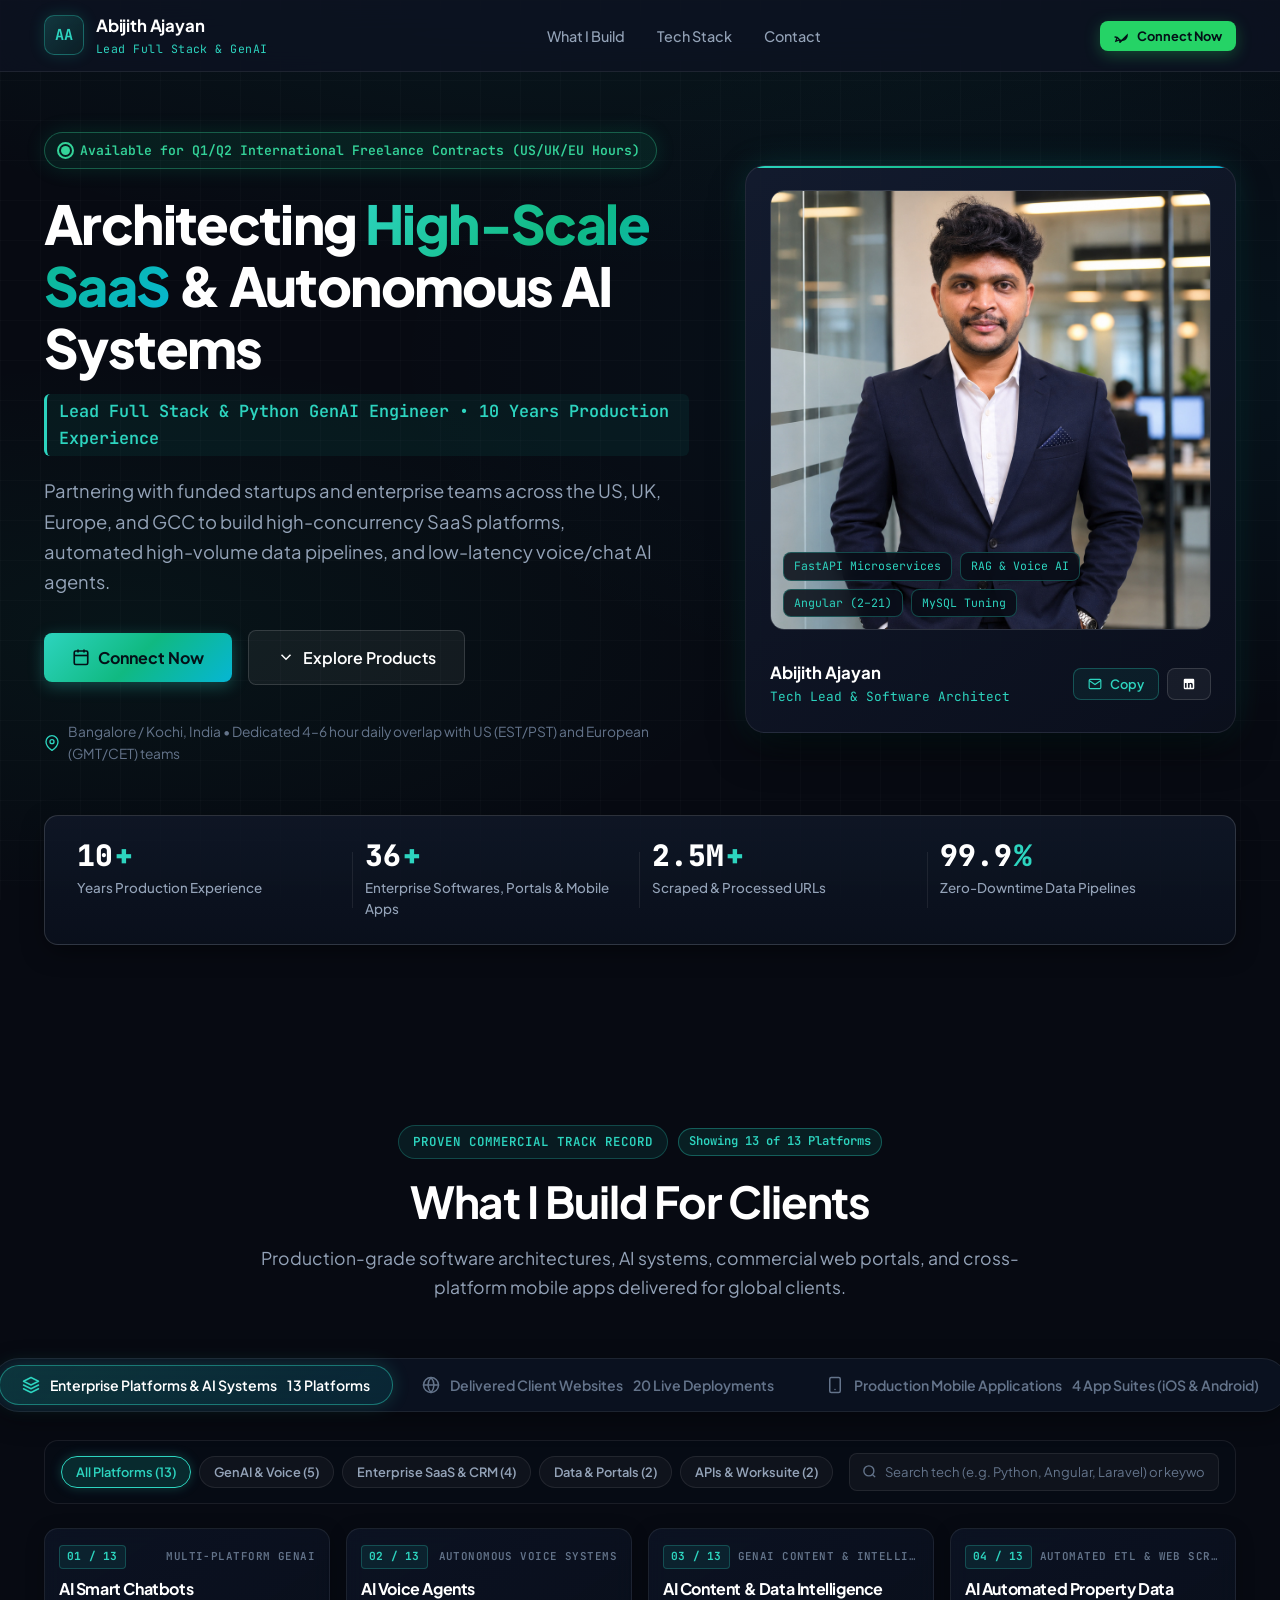
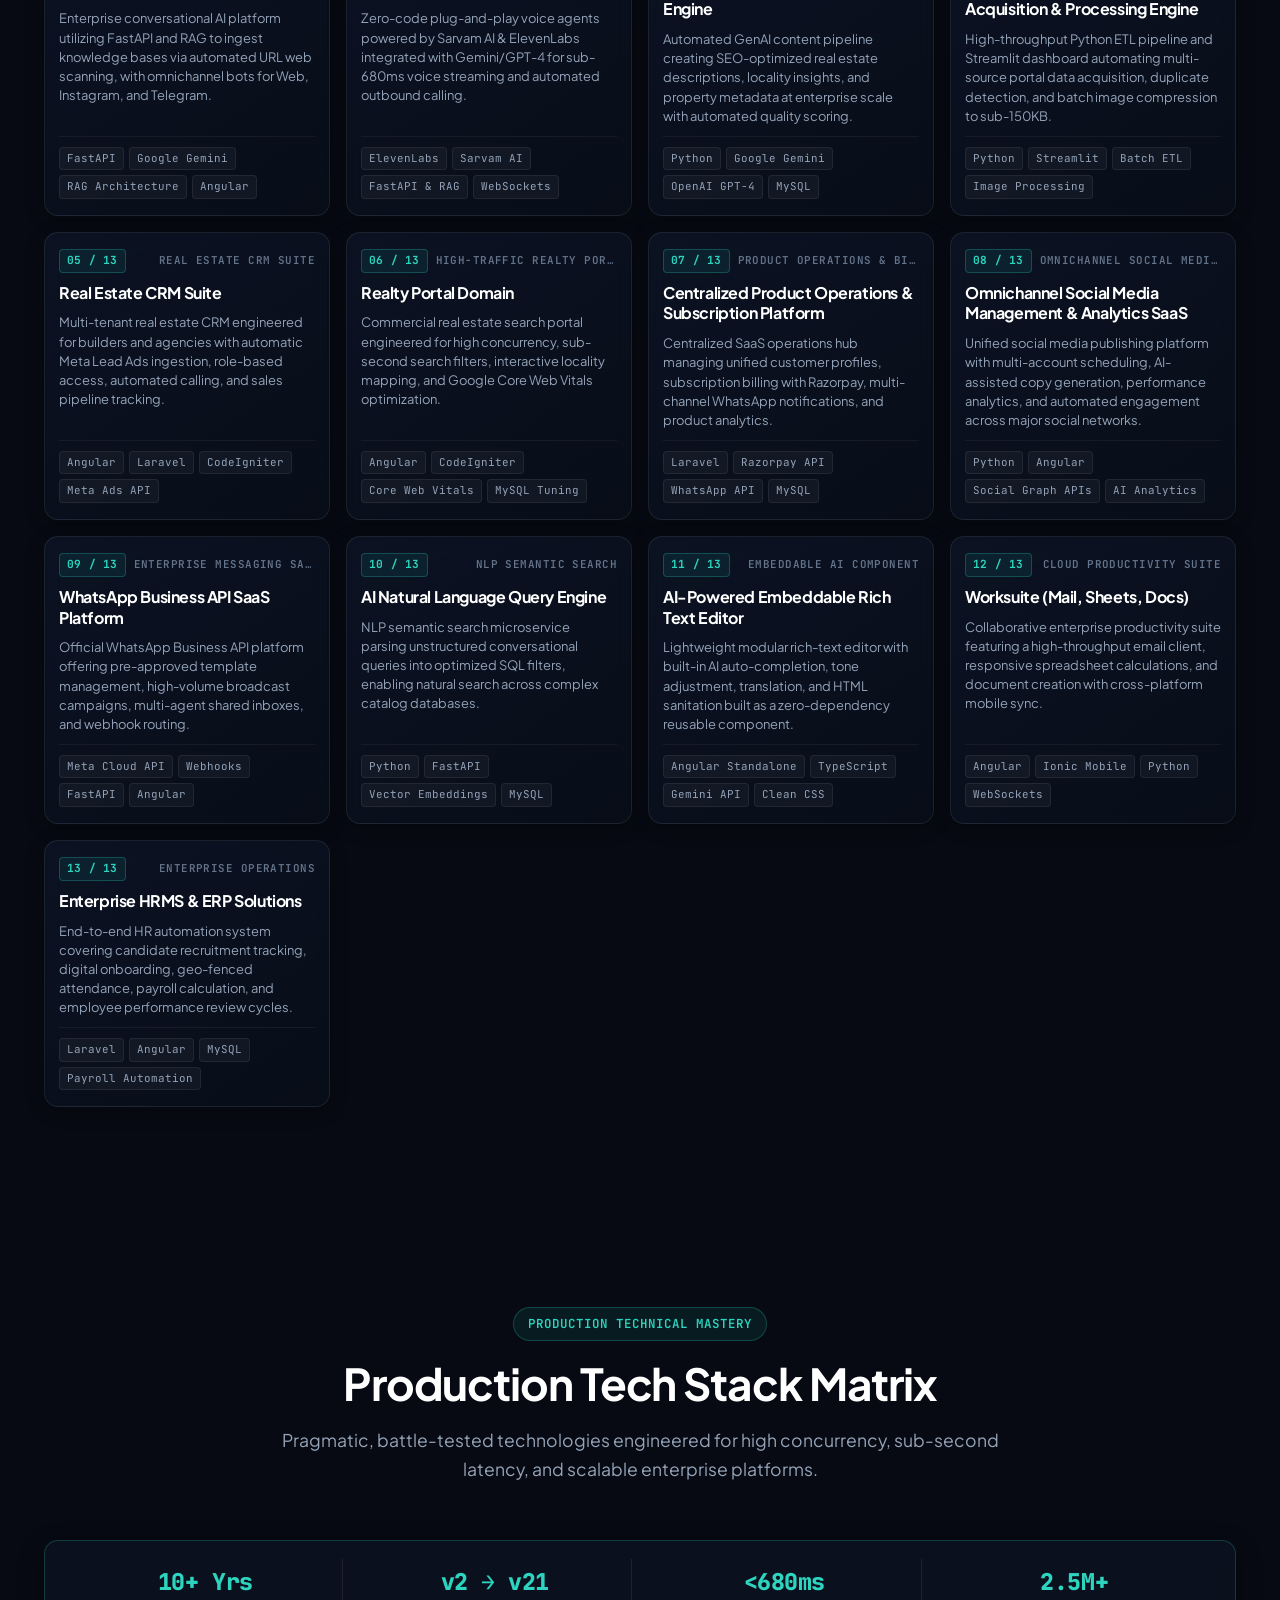
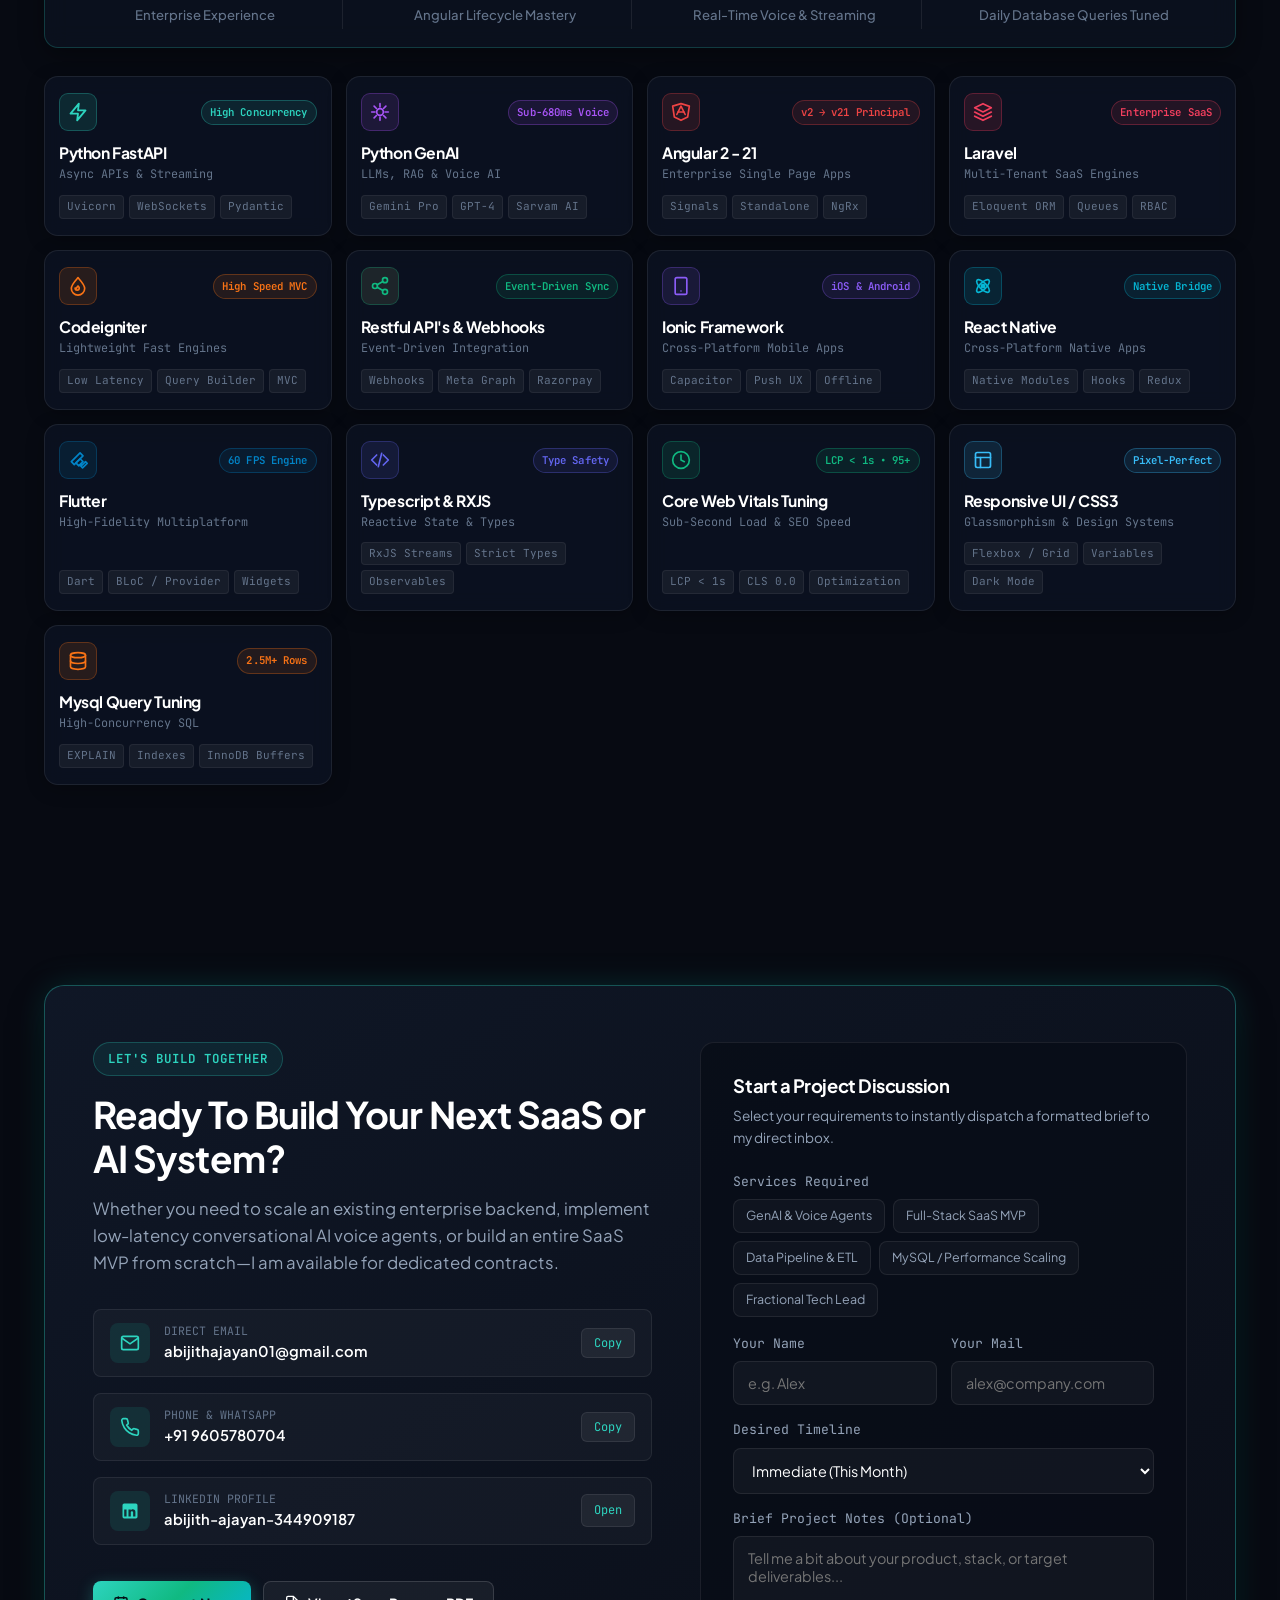
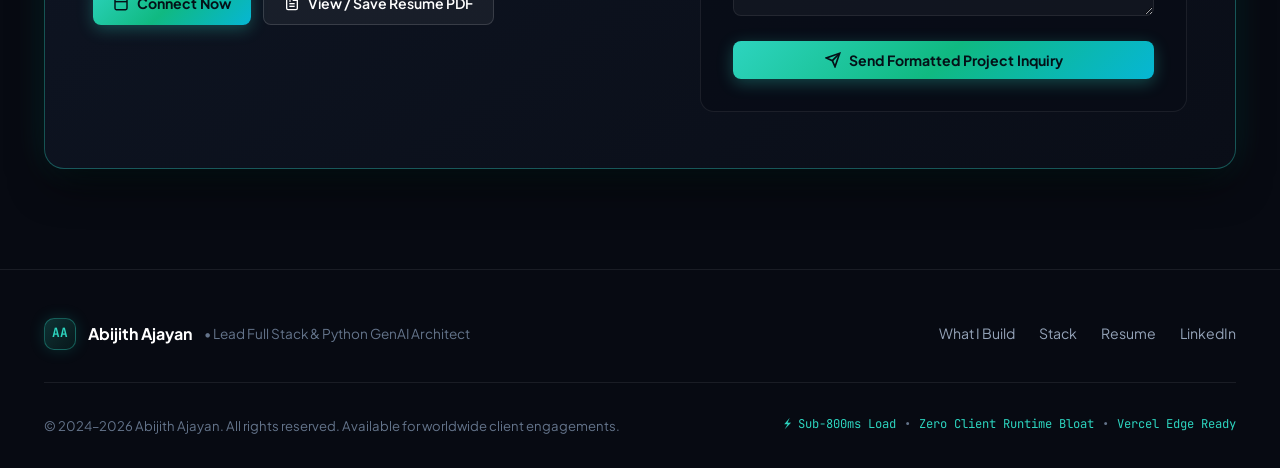
<file: index.html>
<!DOCTYPE html>
<html lang="en">
<head>
  <meta charset="UTF-8">
  <meta name="viewport" content="width=device-width, initial-scale=1.0">
  <meta http-equiv="X-UA-Compatible" content="ie=edge">

  <!-- Primary SEO Meta Tags -->
  <title>Abijith Ajayan | Lead Full Stack & Python GenAI Engineer (10 Years Exp)</title>
  <meta name="title" content="Abijith Ajayan | Lead Full Stack & Python GenAI Engineer (10 Years Exp)">
  <meta name="description" content="Lead Full Stack & Python GenAI Engineer with 10 years experience architecting high-scale enterprise SaaS, automated data pipelines, and custom AI voice/chat systems for global clients in US, UK, Europe, and GCC.">
  <meta name="keywords" content="Abijith Ajayan, Full Stack Engineer, Python GenAI Engineer, FastAPI, Angular, RAG Architecture, ElevenLabs, Sarvam AI, Laravel, MySQL Tuning, High-Scale ETL, Freelance Tech Lead, Bangalore Engineer, Remote Developer US UK">
  <meta name="author" content="Abijith Ajayan">
  <meta name="robots" content="index, follow">
  <meta name="theme-color" content="#070a12">
  <link rel="canonical" href="https://abijith-portfolio.vercel.app">

  <!-- Open Graph / Facebook / LinkedIn -->
  <meta property="og:type" content="website">
  <meta property="og:url" content="https://abijith-portfolio.vercel.app">
  <meta property="og:title" content="Abijith Ajayan | Lead Full Stack & Python GenAI Engineer">
  <meta property="og:description" content="Architecting high-scale enterprise SaaS, automated data pipelines, and custom AI voice/chat systems for US, UK, EU, and GCC clients. 10 years of production excellence.">
  <meta property="og:image" content="./assets/images/og-preview.jpg">
  <meta property="og:image:width" content="1200">
  <meta property="og:image:height" content="675">
  <meta property="og:locale" content="en_US">
  <meta property="og:site_name" content="Abijith Ajayan Portfolio">

  <!-- Twitter Card -->
  <meta name="twitter:card" content="summary_large_image">
  <meta name="twitter:url" content="https://abijith-portfolio.vercel.app">
  <meta name="twitter:title" content="Abijith Ajayan | Lead Full Stack & Python GenAI Engineer">
  <meta name="twitter:description" content="Architecting high-scale enterprise SaaS, automated data pipelines, and custom AI voice/chat systems. Available for Q1/Q2 freelance contracts.">
  <meta name="twitter:image" content="./assets/images/og-preview.jpg">

  <!-- Resource Preconnects for Sub-second Delivery -->
  <link rel="preconnect" href="https://fonts.googleapis.com">
  <link rel="preconnect" href="https://fonts.gstatic.com" crossorigin>
  <link href="https://fonts.googleapis.com/css2?family=JetBrains+Mono:wght@400;500;600;700&family=Plus+Jakarta+Sans:wght@400;500;600;700;800&display=swap" rel="stylesheet">

  <!-- Favicon Monogram SVG -->
  <link rel="icon" type="image/svg+xml" href="data:image/svg+xml,<svg xmlns='http://www.w3.org/2000/svg' viewBox='0 0 100 100'><rect width='100' height='100' rx='20' fill='%230d1322'/><text x='50%' y='55%' dominant-baseline='middle' text-anchor='middle' font-family='monospace' font-weight='bold' font-size='50' fill='%232dd4bf'>AA</text></svg>">

  <!-- Core Stylesheet -->
  <link rel="stylesheet" href="./css/styles.css">

  <!-- Structured Data JSON-LD (Person & ProfessionalService Schema) -->
  <script type="application/ld+json">
  {
    "@context": "https://schema.org",
    "@graph": [
      {
        "@type": "Person",
        "@id": "https://abijith-portfolio.vercel.app/#person",
        "name": "Abijith Ajayan",
        "jobTitle": "Lead Full Stack & Python GenAI Engineer",
        "description": "Architecting high-scale enterprise SaaS, automated data pipelines, and custom AI voice/chat systems for global businesses and funded startups.",
        "url": "https://abijith-portfolio.vercel.app",
        "image": "https://abijith-portfolio.vercel.app/assets/images/abijith-portrait.jpg",
        "telephone": "+919605780704",
        "email": "abijithajayan01@gmail.com",
        "address": {
          "@type": "PostalAddress",
          "addressLocality": "Bangalore / Kochi",
          "addressCountry": "IN"
        },
        "sameAs": [
          "https://www.linkedin.com/in/abijith-ajayan-344909187"
        ],
        "knowsAbout": [
          "Python",
          "FastAPI",
          "GenAI Voice Systems",
          "RAG Architecture",
          "Angular 2-21",
          "PHP Laravel",
          "MySQL Query Tuning",
          "High-Volume Data Scraping & ETL",
          "System Architecture",
          "Docker & Linux"
        ]
      },
      {
        "@type": "ProfessionalService",
        "@id": "https://abijith-portfolio.vercel.app/#service",
        "name": "Abijith Ajayan - Software Architecture & AI Engineering Consulting",
        "priceRange": "$$$",
        "telephone": "+919605780704",
        "email": "abijithajayan01@gmail.com",
        "areaServed": [
          "United States",
          "United Kingdom",
          "European Union",
          "GCC",
          "Global"
        ],
        "availableLanguage": ["English", "Malayalam", "Hindi"],
        "hasOfferCatalog": {
          "@type": "OfferCatalog",
          "name": "International Engineering Services",
          "itemListElement": [
            {
              "@type": "Offer",
              "itemOffered": {
                "@type": "Service",
                "name": "Custom GenAI & Voice Calling Systems",
                "description": "FastAPI streaming microservices, RAG pipelines, ElevenLabs and Sarvam AI integration."
              }
            },
            {
              "@type": "Offer",
              "itemOffered": {
                "@type": "Service",
                "name": "End-to-End Enterprise SaaS Engineering",
                "description": "Multi-tenant architecture, Angular, Laravel, RBAC security, payment gateways."
              }
            },
            {
              "@type": "Offer",
              "itemOffered": {
                "@type": "Service",
                "name": "High-Volume Data Scraping & ETL Pipelines",
                "description": "Scheduled overnight scraping, automated image resizing under 150 KB, SHA-256 deduplication."
              }
            },
            {
              "@type": "Offer",
              "itemOffered": {
                "@type": "Service",
                "name": "Performance & MySQL Database Scaling",
                "description": "Core Web Vitals tuning, master-slave replication, query indexing, Docker deployments."
              }
            }
          ]
        }
      }
    ]
  }
  </script>
</head>
<body>

  <!-- ==========================================================================
       TOP NAVIGATION BAR
       ========================================================================== -->
  <header class="site-nav" id="siteNav">
    <div class="container nav-container">
      <a href="#hero" class="nav-brand" aria-label="Abijith Ajayan Home">
        <div class="brand-monogram">AA</div>
        <div class="brand-text">
          <span class="brand-name">Abijith Ajayan</span>
          <span class="brand-sub">Lead Full Stack & GenAI</span>
        </div>
      </a>

      <!-- Desktop Navigation Links -->
      <nav aria-label="Primary Navigation">
        <ul class="nav-links">
          <li><a href="#services" class="nav-link">What I Build</a></li>
          <li><a href="#stack" class="nav-link">Tech Stack</a></li>
          <li><a href="#contact" class="nav-link">Contact</a></li>
        </ul>
      </nav>

      <!-- Nav CTA & Mobile Menu Toggle -->
      <div class="nav-actions">
        <button type="button" class="btn btn-whatsapp btn-sm btn-call" data-open-connect id="navConnectBtn">
          <svg width="15" height="15" viewBox="0 0 24 24" fill="none" stroke="currentColor" stroke-width="2.2"><path d="M21 11.5a8.38 8.38 0 0 1-.9 3.8 8.5 8.5 0 0 1-7.6 4.7 8.38 8.38 0 0 1-3.8-.9L3 21l1.9-5.7a8.38 8.38 0 0 1-3.8-.9h.5a8.48 8.48 0 0 1 8 8v.5z"></path></svg>
          Connect Now
        </button>
        <button type="button" class="nav-mobile-toggle" id="navMobileToggle" aria-label="Open Mobile Menu">
          <span></span>
          <span></span>
          <span></span>
        </button>
      </div>
    </div>
  </header>

  <!-- Mobile Drawer Menu -->
  <div class="mobile-drawer" id="mobileDrawer">
    <a href="#services" class="mobile-nav-link">What I Build For Clients</a>
    <a href="#stack" class="mobile-nav-link">Complete Tech Stack</a>
    <a href="#contact" class="mobile-nav-link">Contact & Inquire</a>
    <div style="display: flex; flex-direction: column; gap: 10px; margin-top: 10px;">
      <button type="button" class="btn btn-primary" data-open-connect>Connect Now</button>
      <a href="./resume.html" class="btn btn-secondary">View Resume</a>
    </div>
  </div>

  <main>
    <!-- ==========================================================================
         HERO SECTION
         ========================================================================== -->
    <section class="section hero" id="hero">
      <div class="container">
        <div class="hero-grid">
          <!-- Left Column: Copy & Calls to Action -->
          <div class="hero-content">
            <!-- Availability Badge -->
            <div class="badge-status">
              <span class="radar-dot" aria-hidden="true"></span>
              <span>Available for Q1/Q2 International Freelance Contracts (US/UK/EU Hours)</span>
            </div>

            <!-- Main Heading -->
            <h1 class="hero-headline">
              Architecting <span class="text-gradient">High-Scale SaaS</span> & Autonomous AI Systems
            </h1>

            <!-- Role Badge -->
            <div class="hero-role">
              Lead Full Stack & Python GenAI Engineer • 10 Years Production Experience
            </div>

            <!-- Sub-headline -->
            <p class="hero-subheadline">
              Partnering with funded startups and enterprise teams across the US, UK, Europe, and GCC to build high-concurrency SaaS platforms, automated high-volume data pipelines, and low-latency voice/chat AI agents.
            </p>

            <!-- Call to Actions -->
            <div class="hero-cta-group">
              <button type="button" class="btn btn-primary btn-lg" data-open-connect id="heroConnectBtn">
                <svg width="18" height="18" viewBox="0 0 24 24" fill="none" stroke="currentColor" stroke-width="2.2"><rect x="3" y="4" width="18" height="18" rx="2" ry="2"></rect><line x1="16" y1="2" x2="16" y2="6"></line><line x1="8" y1="2" x2="8" y2="6"></line><line x1="3" y1="10" x2="21" y2="10"></line></svg>
                Connect Now
              </button>

              <a href="#services" class="btn btn-secondary btn-lg" id="heroViewWorkBtn">
                <svg width="18" height="18" viewBox="0 0 24 24" fill="none" stroke="currentColor" stroke-width="2"><polyline points="6 9 12 15 18 9"></polyline></svg>
                Explore Products
              </a>
            </div>

            <!-- Location & Remote Work Footnote -->
            <div class="hero-location-badge">
              <svg width="16" height="16" viewBox="0 0 24 24" fill="none" stroke="currentColor" stroke-width="2"><path d="M21 10c0 7-9 13-9 13s-9-6-9-13a9 9 0 0 1 18 0z"></path><circle cx="12" cy="10" r="3"></circle></svg>
              <span>Bangalore / Kochi, India • Dedicated 4–6 hour daily overlap with US (EST/PST) and European (GMT/CET) teams</span>
            </div>
          </div>

          <!-- Right Column: Visual Portrait Card -->
          <div class="hero-visual">
            <div class="hero-visual-card">
              <div class="portrait-wrapper">
                <img 
                  src="./assets/images/abijith-portrait.jpg" 
                  alt="Abijith Ajayan - Lead Full Stack & Python GenAI Engineer" 
                  class="portrait-img"
                  width="480"
                  height="480"
                  fetchpriority="high"
                  loading="eager"
                  decoding="async"
                >
                <div class="portrait-overlay-chips">
                  <span class="chip-tag">FastAPI Microservices</span>
                  <span class="chip-tag">RAG & Voice AI</span>
                  <span class="chip-tag">Angular (2–21)</span>
                  <span class="chip-tag">MySQL Tuning</span>
                </div>
              </div>

              <!-- Executive Snapshot -->
              <div style="display: flex; align-items: center; justify-content: space-between; padding-top: 10px;">
                <div>
                  <div style="font-weight: 700; font-size: 1.05rem; color: #fff;">Abijith Ajayan</div>
                  <div style="font-size: 0.8rem; color: var(--teal-400); font-family: var(--font-mono);">Tech Lead & Software Architect</div>
                </div>
                <div style="display: flex; gap: 8px;">
                  <button type="button" class="btn btn-outline-teal btn-sm" data-copy-target="abijithajayan01@gmail.com" data-copy-label="Email" title="Copy Email">
                    <svg width="14" height="14" viewBox="0 0 24 24" fill="none" stroke="currentColor" stroke-width="2"><path d="M4 4h16c1.1 0 2 .9 2 2v12c0 1.1-.9 2-2 2H4c-1.1 0-2-.9-2-2V6c0-1.1.9-2 2-2z"></path><polyline points="22,6 12,13 2,6"></polyline></svg>
                    Copy
                  </button>
                  <a href="https://www.linkedin.com/in/abijith-ajayan-344909187" target="_blank" rel="noopener noreferrer" class="btn btn-secondary btn-sm" aria-label="LinkedIn Profile">
                    <svg width="14" height="14" viewBox="0 0 24 24" fill="currentColor"><path d="M19 3a2 2 0 0 1 2 2v14a2 2 0 0 1-2 2H5a2 2 0 0 1-2-2V5a2 2 0 0 1 2-2h14m-.5 15.5v-5.3a3.26 3.26 0 0 0-3.26-3.26c-.85 0-1.84.52-2.28 1.3v-1.11h-2.79v8.37h2.79v-4.93c0-.77.62-1.4 1.39-1.4a1.4 1.4 0 0 1 1.4 1.4v4.93h2.75M6.46 8.76c-.88 0-1.59-.71-1.59-1.59a1.59 1.59 0 0 1 3.18 0c0 .88-.71 1.59-1.59 1.59m1.4 9.74v-8.37H5.06v8.37h2.8z"/></svg>
                  </a>
                </div>
              </div>
            </div>
          </div>
        </div>

        <!-- Quick Trust Metrics Banner -->
        <div class="trust-metrics-bar">
          <div class="metrics-grid">
            <div class="metric-item">
              <div class="metric-number">10<span class="highlight">+</span></div>
              <div class="metric-label">Years Production Experience</div>
            </div>
            <div class="metric-item">
              <div class="metric-number">36<span class="highlight">+</span></div>
              <div class="metric-label">Enterprise Softwares, Portals &amp; Mobile Apps</div>
            </div>
            <div class="metric-item">
              <div class="metric-number">2.5M<span class="highlight">+</span></div>
              <div class="metric-label">Scraped &amp; Processed URLs</div>
            </div>
            <div class="metric-item">
              <div class="metric-number">99.9<span class="highlight">%</span></div>
              <div class="metric-label">Zero-Downtime Data Pipelines</div>
            </div>
          </div>
        </div>
      </div>
    </section>

    <!-- ==========================================================================
         SERVICES OFFERED SECTION
         ========================================================================== -->
        <section class="section" id="services">
      <div class="container">
        <header class="section-header">
          <div style="display: flex; align-items: center; justify-content: center; gap: 10px; margin-bottom: 16px; flex-wrap: wrap;">
            <span class="section-tag" style="margin-bottom: 0;">Proven Commercial Track Record</span>
            <span class="projects-count-pill" id="projectsCountPill">Showing 13 of 13 Platforms</span>
          </div>
          <h2 class="section-title">What I Build For Clients</h2>
          <p class="section-desc">
            Production-grade software architectures, AI systems, commercial web portals, and cross-platform mobile apps delivered for global clients.
          </p>
        </header>

        <!-- Showcase View Switcher (Multi-Tab Toggle) -->
        <div class="build-mode-switcher-wrap">
          <div class="build-mode-switcher" role="tablist" aria-label="Client Deliverables Switcher">
            <button
              class="build-mode-btn active"
              id="tabBtnSoftware"
              role="tab"
              aria-selected="true"
              aria-controls="softwareCatalogView"
              data-view-target="softwareCatalogView"
              data-target-view="softwareCatalogView"
            >
              <svg width="18" height="18" viewBox="0 0 24 24" fill="none" stroke="currentColor" stroke-width="2" stroke-linecap="round" stroke-linejoin="round" aria-hidden="true">
                <polygon points="12 2 2 7 12 12 22 7 12 2"></polygon>
                <polyline points="2 17 12 22 22 17"></polyline>
                <polyline points="2 12 12 17 22 12"></polyline>
              </svg>
              <span>Enterprise Platforms &amp; AI Systems</span>
              <span class="switcher-badge">13 Platforms</span>
            </button>
            <button
              class="build-mode-btn"
              id="tabBtnWebsites"
              role="tab"
              aria-selected="false"
              aria-controls="websitesCatalogView"
              data-view-target="websitesCatalogView"
              data-target-view="websitesCatalogView"
            >
              <svg width="18" height="18" viewBox="0 0 24 24" fill="none" stroke="currentColor" stroke-width="2" stroke-linecap="round" stroke-linejoin="round" aria-hidden="true">
                <circle cx="12" cy="12" r="10"></circle>
                <line x1="2" y1="12" x2="22" y2="12"></line>
                <path d="M12 2a15.3 15.3 0 0 1 4 10 15.3 15.3 0 0 1-4 10 15.3 15.3 0 0 1-4-10 15.3 15.3 0 0 1 4-10z"></path>
              </svg>
              <span>Delivered Client Websites</span>
              <span class="switcher-badge">20 Live Deployments</span>
            </button>
            <button
              class="build-mode-btn"
              id="tabBtnMobile"
              role="tab"
              aria-selected="false"
              aria-controls="mobileCatalogView"
              data-view-target="mobileCatalogView"
              data-target-view="mobileCatalogView"
            >
              <svg width="18" height="18" viewBox="0 0 24 24" fill="none" stroke="currentColor" stroke-width="2" stroke-linecap="round" stroke-linejoin="round" aria-hidden="true">
                <rect x="5" y="2" width="14" height="20" rx="2" ry="2"></rect>
                <line x1="12" y1="18" x2="12.01" y2="18"></line>
              </svg>
              <span>Production Mobile Applications</span>
              <span class="switcher-badge">4 App Suites (iOS &amp; Android)</span>
            </button>
          </div>
        </div>
        <!-- =================== VIEW 1: 13 ENTERPRISE PLATFORMS & AI SYSTEMS =================== -->
        <div id="softwareCatalogView" class="catalog-view" role="tabpanel" aria-labelledby="tabBtnSoftware">
          <!-- Filter & Search Controls for Softwares -->
          <div class="projects-control-bar">
            <!-- Filter Pills -->
            <div class="projects-filter-pills" role="tablist">
              <button type="button" class="project-pill-btn active" data-proj-filter="all">All Platforms (13)</button>
              <button type="button" class="project-pill-btn" data-proj-filter="genai">GenAI &amp; Voice (5)</button>
              <button type="button" class="project-pill-btn" data-proj-filter="saas">Enterprise SaaS &amp; CRM (4)</button>
              <button type="button" class="project-pill-btn" data-proj-filter="data">Data &amp; Portals (2)</button>
              <button type="button" class="project-pill-btn" data-proj-filter="tools">APIs &amp; Worksuite (2)</button>
            </div>

            <!-- Instant Search Input -->
            <div class="projects-search-box">
              <svg width="15" height="15" viewBox="0 0 24 24" fill="none" stroke="currentColor" stroke-width="2.2"><circle cx="11" cy="11" r="8"></circle><line x1="21" y1="21" x2="16.65" y2="16.65"></line></svg>
              <input type="text" id="projectSearchInput" placeholder="Search tech (e.g. Python, Angular, Laravel) or keyword..." aria-label="Search software platforms">
              <button type="button" id="clearProjectSearch" class="search-clear-btn" style="display: none;" aria-label="Clear search">×</button>
            </div>
          </div>
        <div class="products-catalog-grid" id="productsCatalogGrid">

          <!-- Product 1: AI Smart Chatbots -->
          <article class="product-catalog-card" data-category="genai" data-tech="python fastapi rag google gemini openai angular mysql chatbots instagram telegram messenger flow builder">
            <div class="product-card-top">
              <span class="product-card-index">01 / 13</span>
              <span class="product-card-category">Multi-Platform GenAI</span>
            </div>
            <h4 class="product-card-title">AI Smart Chatbots</h4>
            <p class="product-card-desc">Enterprise conversational AI platform utilizing FastAPI and RAG to ingest knowledge bases via automated URL web scanning, with omnichannel bots for Web, Instagram, and Telegram.</p>
            <div class="product-tech-stack">
              <span class="product-tech-pill">FastAPI</span>
              <span class="product-tech-pill">Google Gemini</span>
              <span class="product-tech-pill">RAG Architecture</span>
              <span class="product-tech-pill">Angular</span>
            </div>
          </article>

          <!-- Product 2: AI Voice Agents -->
          <article class="product-catalog-card" data-category="genai" data-tech="python fastapi rag google gemini openai sarvam ai elevenlabs angular mysql voice agents stt tts">
            <div class="product-card-top">
              <span class="product-card-index">02 / 13</span>
              <span class="product-card-category">Autonomous Voice Systems</span>
            </div>
            <h4 class="product-card-title">AI Voice Agents</h4>
            <p class="product-card-desc">Zero-code plug-and-play voice agents powered by Sarvam AI & ElevenLabs integrated with Gemini/GPT-4 for sub-680ms voice streaming and automated outbound calling.</p>
            <div class="product-tech-stack">
              <span class="product-tech-pill">ElevenLabs</span>
              <span class="product-tech-pill">Sarvam AI</span>
              <span class="product-tech-pill">FastAPI & RAG</span>
              <span class="product-tech-pill">WebSockets</span>
            </div>
          </article>

          <!-- Product 3: AI Content & Data Intelligence Engine -->
          <article class="product-catalog-card" data-category="genai" data-tech="python google gemini openai mysql llm apis automation automated content generation seo intelligence">
            <div class="product-card-top">
              <span class="product-card-index">03 / 13</span>
              <span class="product-card-category">GenAI Content & Intelligence</span>
            </div>
            <h4 class="product-card-title">AI Content & Data Intelligence Engine</h4>
            <p class="product-card-desc">Automated GenAI content pipeline creating SEO-optimized real estate descriptions, locality insights, and property metadata at enterprise scale with automated quality scoring.</p>
            <div class="product-tech-stack">
              <span class="product-tech-pill">Python</span>
              <span class="product-tech-pill">Google Gemini</span>
              <span class="product-tech-pill">OpenAI GPT-4</span>
              <span class="product-tech-pill">MySQL</span>
            </div>
          </article>

          <!-- Product 4: AI Automated Property Data Acquisition & Processing Engine -->
          <article class="product-catalog-card" data-category="data" data-tech="python streamlit web scraping image processing rest apis mysql automation etl pipeline photo compression deduplication">
            <div class="product-card-top">
              <span class="product-card-index">04 / 13</span>
              <span class="product-card-category">Automated ETL & Web Scraping</span>
            </div>
            <h4 class="product-card-title">AI Automated Property Data Acquisition & Processing Engine</h4>
            <p class="product-card-desc">High-throughput Python ETL pipeline and Streamlit dashboard automating multi-source portal data acquisition, duplicate detection, and batch image compression to sub-150KB.</p>
            <div class="product-tech-stack">
              <span class="product-tech-pill">Python</span>
              <span class="product-tech-pill">Streamlit</span>
              <span class="product-tech-pill">Batch ETL</span>
              <span class="product-tech-pill">Image Processing</span>
            </div>
          </article>

          <!-- Product 5: Real Estate CRM Suite -->
          <article class="product-catalog-card" data-category="saas" data-tech="angular laravel codeigniter mysql meta lead ads cloud telephony multi tenant rbac crm sitecrm">
            <div class="product-card-top">
              <span class="product-card-index">05 / 13</span>
              <span class="product-card-category">Real Estate CRM Suite</span>
            </div>
            <h4 class="product-card-title">Real Estate CRM Suite</h4>
            <p class="product-card-desc">Multi-tenant real estate CRM engineered for builders and agencies with automatic Meta Lead Ads ingestion, role-based access, automated calling, and sales pipeline tracking.</p>
            <div class="product-tech-stack">
              <span class="product-tech-pill">Angular</span>
              <span class="product-tech-pill">Laravel</span>
              <span class="product-tech-pill">CodeIgniter</span>
              <span class="product-tech-pill">Meta Ads API</span>
            </div>
          </article>

          <!-- Product 6: Realty Portal Domain -->
          <article class="product-catalog-card" data-category="data" data-tech="angular laravel codeigniter mysql voice search core web vitals homes247 real estate portal">
            <div class="product-card-top">
              <span class="product-card-index">06 / 13</span>
              <span class="product-card-category">High-Traffic Realty Portal</span>
            </div>
            <h4 class="product-card-title">Realty Portal Domain</h4>
            <p class="product-card-desc">Commercial real estate search portal engineered for high concurrency, sub-second search filters, interactive locality mapping, and Google Core Web Vitals optimization.</p>
            <div class="product-tech-stack">
              <span class="product-tech-pill">Angular</span>
              <span class="product-tech-pill">CodeIgniter</span>
              <span class="product-tech-pill">Core Web Vitals</span>
              <span class="product-tech-pill">MySQL Tuning</span>
            </div>
          </article>

          <!-- Product 7: Centralized Product Operations & Subscription Platform -->
          <article class="product-catalog-card" data-category="saas" data-tech="laravel codeigniter php mysql razorpay apis whatsapp email seo engine subscription billing">
            <div class="product-card-top">
              <span class="product-card-index">07 / 13</span>
              <span class="product-card-category">Product Operations & Billing</span>
            </div>
            <h4 class="product-card-title">Centralized Product Operations & Subscription Platform</h4>
            <p class="product-card-desc">Centralized SaaS operations hub managing unified customer profiles, subscription billing with Razorpay, multi-channel WhatsApp notifications, and product analytics.</p>
            <div class="product-tech-stack">
              <span class="product-tech-pill">Laravel</span>
              <span class="product-tech-pill">Razorpay API</span>
              <span class="product-tech-pill">WhatsApp API</span>
              <span class="product-tech-pill">MySQL</span>
            </div>
          </article>

          <!-- Product 8: Omnichannel Social Media Management & Analytics SaaS -->
          <article class="product-catalog-card" data-category="saas" data-tech="python angular mysql social media apis ai analytics automation scheduling publishing">
            <div class="product-card-top">
              <span class="product-card-index">08 / 13</span>
              <span class="product-card-category">Omnichannel Social Media SaaS</span>
            </div>
            <h4 class="product-card-title">Omnichannel Social Media Management & Analytics SaaS</h4>
            <p class="product-card-desc">Unified social media publishing platform with multi-account scheduling, AI-assisted copy generation, performance analytics, and automated engagement across major social networks.</p>
            <div class="product-tech-stack">
              <span class="product-tech-pill">Python</span>
              <span class="product-tech-pill">Angular</span>
              <span class="product-tech-pill">Social Graph APIs</span>
              <span class="product-tech-pill">AI Analytics</span>
            </div>
          </article>

          <!-- Product 9: WhatsApp Business API SaaS Platform -->
          <article class="product-catalog-card" data-category="tools" data-tech="python angular mysql meta api webhooks whatsapp business broadcast messaging">
            <div class="product-card-top">
              <span class="product-card-index">09 / 13</span>
              <span class="product-card-category">Enterprise Messaging SaaS</span>
            </div>
            <h4 class="product-card-title">WhatsApp Business API SaaS Platform</h4>
            <p class="product-card-desc">Official WhatsApp Business API platform offering pre-approved template management, high-volume broadcast campaigns, multi-agent shared inboxes, and webhook routing.</p>
            <div class="product-tech-stack">
              <span class="product-tech-pill">Meta Cloud API</span>
              <span class="product-tech-pill">Webhooks</span>
              <span class="product-tech-pill">FastAPI</span>
              <span class="product-tech-pill">Angular</span>
            </div>
          </article>

          <!-- Product 10: AI Natural Language Query Engine -->
          <article class="product-catalog-card" data-category="genai" data-tech="python fastapi llm embeddings mysql vector search semantic query nl to sql">
            <div class="product-card-top">
              <span class="product-card-index">10 / 13</span>
              <span class="product-card-category">NLP Semantic Search</span>
            </div>
            <h4 class="product-card-title">AI Natural Language Query Engine</h4>
            <p class="product-card-desc">NLP semantic search microservice parsing unstructured conversational queries into optimized SQL filters, enabling natural search across complex catalog databases.</p>
            <div class="product-tech-stack">
              <span class="product-tech-pill">Python</span>
              <span class="product-tech-pill">FastAPI</span>
              <span class="product-tech-pill">Vector Embeddings</span>
              <span class="product-tech-pill">MySQL</span>
            </div>
          </article>

          <!-- Product 11: AI-Powered Embeddable Rich Text Editor -->
          <article class="product-catalog-card" data-category="genai" data-tech="angular python mysql ai llm integration javascript rich text editor">
            <div class="product-card-top">
              <span class="product-card-index">11 / 13</span>
              <span class="product-card-category">Embeddable AI Component</span>
            </div>
            <h4 class="product-card-title">AI-Powered Embeddable Rich Text Editor</h4>
            <p class="product-card-desc">Lightweight modular rich-text editor with built-in AI auto-completion, tone adjustment, translation, and HTML sanitation built as a zero-dependency reusable component.</p>
            <div class="product-tech-stack">
              <span class="product-tech-pill">Angular Standalone</span>
              <span class="product-tech-pill">TypeScript</span>
              <span class="product-tech-pill">Gemini API</span>
              <span class="product-tech-pill">Clean CSS</span>
            </div>
          </article>

          <!-- Product 12: Worksuite (Mail, Sheets, Docs) -->
          <article class="product-catalog-card" data-category="tools" data-tech="python angular ionic mysql ai workflows cloud productivity mail sheets docs">
            <div class="product-card-top">
              <span class="product-card-index">12 / 13</span>
              <span class="product-card-category">Cloud Productivity Suite</span>
            </div>
            <h4 class="product-card-title">Worksuite (Mail, Sheets, Docs)</h4>
            <p class="product-card-desc">Collaborative enterprise productivity suite featuring a high-throughput email client, responsive spreadsheet calculations, and document creation with cross-platform mobile sync.</p>
            <div class="product-tech-stack">
              <span class="product-tech-pill">Angular</span>
              <span class="product-tech-pill">Ionic Mobile</span>
              <span class="product-tech-pill">Python</span>
              <span class="product-tech-pill">WebSockets</span>
            </div>
          </article>

          <!-- Product 13: Enterprise HRMS & ERP Solutions -->
          <article class="product-catalog-card" data-category="saas" data-tech="laravel angular mysql hrms erp payroll automation onboarding attendance">
            <div class="product-card-top">
              <span class="product-card-index">13 / 13</span>
              <span class="product-card-category">Enterprise Operations</span>
            </div>
            <h4 class="product-card-title">Enterprise HRMS & ERP Solutions</h4>
            <p class="product-card-desc">End-to-end HR automation system covering candidate recruitment tracking, digital onboarding, geo-fenced attendance, payroll calculation, and employee performance review cycles.</p>
            <div class="product-tech-stack">
              <span class="product-tech-pill">Laravel</span>
              <span class="product-tech-pill">Angular</span>
              <span class="product-tech-pill">MySQL</span>
              <span class="product-tech-pill">Payroll Automation</span>
            </div>
          </article>
</div>        </div> <!-- /#softwareCatalogView -->

        <!-- =================== VIEW 2: 20 DELIVERED CLIENT WEBSITES =================== -->
<div id="websitesCatalogView" class="catalog-view" role="tabpanel" aria-labelledby="tabBtnWebsites" style="display: none;">
          <!-- Filter & Search Controls for Websites -->
          <div class="websites-control-bar">
            <!-- Filter Pills -->
            <div class="websites-filter-pills" role="tablist">
              <button type="button" class="website-pill-btn active" data-site-filter="all">All Portals (20)</button>
              <button type="button" class="website-pill-btn" data-site-filter="tech">🏢 Tech &amp; SaaS (4)</button>
              <button type="button" class="website-pill-btn" data-site-filter="realty">🏡 Real Estate &amp; Realty (8)</button>
              <button type="button" class="website-pill-btn" data-site-filter="infra">🏗️ Infra &amp; Industry (6)</button>
              <button type="button" class="website-pill-btn" data-site-filter="agro">🌱 Agro &amp; Foundations (2)</button>
            </div>

            <!-- Instant Search Input -->
            <div class="websites-search-box">
              <svg width="15" height="15" viewBox="0 0 24 24" fill="none" stroke="currentColor" stroke-width="2.2"><circle cx="11" cy="11" r="8"></circle><line x1="21" y1="21" x2="16.65" y2="16.65"></line></svg>
              <input type="text" id="websiteSearchInput" placeholder="Filter by client (e.g. VSNAP, Sitara, Abhee) or domain..." aria-label="Search client websites">
              <button type="button" id="clearWebsiteSearch" class="search-clear-btn" style="display: none;" aria-label="Clear search">×</button>
            </div>
          </div>

          <!-- 20 Websites Grid -->
          <div class="websites-catalog-grid" id="websitesCatalogGrid">

          <!-- Website 1: VSNAP Technology Solutions Pvt Ltd -->
          <article class="website-catalog-card" data-category="tech" data-site="vsnap technology solutions pvt ltd vsnaptech.com tech">
            <div class="website-card-top">
              <span class="website-card-index">01 / 20</span>
              <span class="website-status-tag"><span class="website-status-dot"></span>Live Site</span>
            </div>
            <div class="website-card-body">
              <h4 class="website-card-title">VSNAP Technology Solutions Pvt Ltd</h4>
              <a href="https://vsnaptech.com/" target="_blank" rel="noopener noreferrer" class="website-domain-badge">
                <svg width="12" height="12" viewBox="0 0 24 24" fill="none" stroke="currentColor" stroke-width="2"><circle cx="12" cy="12" r="10"></circle><line x1="2" y1="12" x2="22" y2="12"></line><path d="M12 2a15.3 15.3 0 0 1 4 10 15.3 15.3 0 0 1-4 10 15.3 15.3 0 0 1-4-10 15.3 15.3 0 0 1 4-10z"></path></svg>
                <span>vsnaptech.com</span>
                <span class="ext-arrow">↗</span>
              </a>
              <p class="website-card-desc">Flagship corporate web platform designed for enterprise IT services, showcasing custom software engineering, AI consultancy, and multi-tenant SaaS capabilities.</p>
            </div>
            <div class="website-tech-stack">
              <span class="website-tech-pill">Corporate Portal</span>
              <span class="website-tech-pill">Angular & HTML5</span>
              <span class="website-tech-pill">IT Services</span>
            </div>
          </article>

          <!-- Website 2: SiteCRM -->
          <article class="website-catalog-card" data-category="tech" data-site="sitecrm sitecrm.in tech">
            <div class="website-card-top">
              <span class="website-card-index">02 / 20</span>
              <span class="website-status-tag"><span class="website-status-dot"></span>Live Site</span>
            </div>
            <div class="website-card-body">
              <h4 class="website-card-title">SiteCRM</h4>
              <a href="https://sitecrm.in/" target="_blank" rel="noopener noreferrer" class="website-domain-badge">
                <svg width="12" height="12" viewBox="0 0 24 24" fill="none" stroke="currentColor" stroke-width="2"><circle cx="12" cy="12" r="10"></circle><line x1="2" y1="12" x2="22" y2="12"></line><path d="M12 2a15.3 15.3 0 0 1 4 10 15.3 15.3 0 0 1-4 10 15.3 15.3 0 0 1-4-10 15.3 15.3 0 0 1 4-10z"></path></svg>
                <span>sitecrm.in</span>
                <span class="ext-arrow">↗</span>
              </a>
              <p class="website-card-desc">Commercial product landing portal for SiteCRM multi-tenant real estate suite, showcasing automated lead routing, telephony integrations, and user onboarding.</p>
            </div>
            <div class="website-tech-stack">
              <span class="website-tech-pill">CRM Suite</span>
              <span class="website-tech-pill">SaaS Landing</span>
              <span class="website-tech-pill">Lead Automation</span>
            </div>
          </article>

          <!-- Website 3: SimpliHi -->
          <article class="website-catalog-card" data-category="tech" data-site="simplihi simplihi.com tech">
            <div class="website-card-top">
              <span class="website-card-index">03 / 20</span>
              <span class="website-status-tag"><span class="website-status-dot"></span>Live Site</span>
            </div>
            <div class="website-card-body">
              <h4 class="website-card-title">SimpliHi</h4>
              <a href="https://simplihi.com/" target="_blank" rel="noopener noreferrer" class="website-domain-badge">
                <svg width="12" height="12" viewBox="0 0 24 24" fill="none" stroke="currentColor" stroke-width="2"><circle cx="12" cy="12" r="10"></circle><line x1="2" y1="12" x2="22" y2="12"></line><path d="M12 2a15.3 15.3 0 0 1 4 10 15.3 15.3 0 0 1-4 10 15.3 15.3 0 0 1-4-10 15.3 15.3 0 0 1 4-10z"></path></svg>
                <span>simplihi.com</span>
                <span class="ext-arrow">↗</span>
              </a>
              <p class="website-card-desc">High-conversion commercial platform for enterprise conversational AI, featuring autonomous voice agents, WhatsApp smart bots, and zero-code setup.</p>
            </div>
            <div class="website-tech-stack">
              <span class="website-tech-pill">AI SaaS</span>
              <span class="website-tech-pill">Voice Calling</span>
              <span class="website-tech-pill">Smart Chatbots</span>
            </div>
          </article>

                    <!-- Website 4: Blogger247 -->
          <article class="website-catalog-card" data-category="tech" data-site="blogger247 blogger blogging publishing blog posts content writers articles stories blogger247.in tech">
            <div class="website-card-top">
              <span class="website-card-index">04 / 20</span>
              <span class="website-status-tag"><span class="website-status-dot"></span>Live Site</span>
            </div>
            <div class="website-card-body">
              <h4 class="website-card-title">Blogger247</h4>
              <a href="https://blogger247.in/" target="_blank" rel="noopener noreferrer" class="website-domain-badge">
                <svg width="12" height="12" viewBox="0 0 24 24" fill="none" stroke="currentColor" stroke-width="2"><circle cx="12" cy="12" r="10"></circle><line x1="2" y1="12" x2="22" y2="12"></line><path d="M12 2a15.3 15.3 0 0 1 4 10 15.3 15.3 0 0 1-4 10 15.3 15.3 0 0 1-4-10 15.3 15.3 0 0 1 4-10z"></path></svg>
                <span>blogger247.in</span>
                <span class="ext-arrow">↗</span>
              </a>
              <p class="website-card-desc">24/7 digital blogging &amp; article publishing platform empowering passionate writers and storytellers with rich-text publishing, reader discovery, and SEO syndication.</p>
            </div>
            <div class="website-tech-stack">
              <span class="website-tech-pill">Blogging CMS</span>
              <span class="website-tech-pill">Content Publishing</span>
              <span class="website-tech-pill">SEO Feeds</span>
            </div>
          </article>

          <!-- Website 5: Indiaestates -->
          <article class="website-catalog-card" data-category="realty" data-site="indiaestates indiaestates.in realty">
            <div class="website-card-top">
              <span class="website-card-index">05 / 20</span>
              <span class="website-status-tag"><span class="website-status-dot"></span>Live Site</span>
            </div>
            <div class="website-card-body">
              <h4 class="website-card-title">Indiaestates</h4>
              <a href="https://www.indiaestates.in/" target="_blank" rel="noopener noreferrer" class="website-domain-badge">
                <svg width="12" height="12" viewBox="0 0 24 24" fill="none" stroke="currentColor" stroke-width="2"><circle cx="12" cy="12" r="10"></circle><line x1="2" y1="12" x2="22" y2="12"></line><path d="M12 2a15.3 15.3 0 0 1 4 10 15.3 15.3 0 0 1-4 10 15.3 15.3 0 0 1-4-10 15.3 15.3 0 0 1 4-10z"></path></svg>
                <span>indiaestates.in</span>
                <span class="ext-arrow">↗</span>
              </a>
              <p class="website-card-desc">High-traffic property search marketplace featuring extensive builder listings, locality insights, verified projects, and optimized search architecture.</p>
            </div>
            <div class="website-tech-stack">
              <span class="website-tech-pill">Property Portal</span>
              <span class="website-tech-pill">Search Engine</span>
              <span class="website-tech-pill">SEO Architecture</span>
            </div>
          </article>

          <!-- Website 5: Homes247 -->
          <article class="website-catalog-card" data-category="realty" data-site="homes247 homes247.in realty">
            <div class="website-card-top">
              <span class="website-card-index">06 / 20</span>
              <span class="website-status-tag"><span class="website-status-dot"></span>Live Site</span>
            </div>
            <div class="website-card-body">
              <h4 class="website-card-title">Homes247</h4>
              <a href="https://www.homes247.in/" target="_blank" rel="noopener noreferrer" class="website-domain-badge">
                <svg width="12" height="12" viewBox="0 0 24 24" fill="none" stroke="currentColor" stroke-width="2"><circle cx="12" cy="12" r="10"></circle><line x1="2" y1="12" x2="22" y2="12"></line><path d="M12 2a15.3 15.3 0 0 1 4 10 15.3 15.3 0 0 1-4 10 15.3 15.3 0 0 1-4-10 15.3 15.3 0 0 1 4-10z"></path></svg>
                <span>homes247.in</span>
                <span class="ext-arrow">↗</span>
              </a>
              <p class="website-card-desc">High-speed real estate portal designed for fast property browsing, geo-targeted builder projects, interactive map layouts, and sub-second page loads.</p>
            </div>
            <div class="website-tech-stack">
              <span class="website-tech-pill">Realty Portal</span>
              <span class="website-tech-pill">Dynamic Filters</span>
              <span class="website-tech-pill">Sub-Second Load</span>
            </div>
          </article>

          <!-- Website 6: GR Constructions -->
          <article class="website-catalog-card" data-category="realty" data-site="gr constructions grconstructions.co.in realty">
            <div class="website-card-top">
              <span class="website-card-index">07 / 20</span>
              <span class="website-status-tag"><span class="website-status-dot"></span>Live Site</span>
            </div>
            <div class="website-card-body">
              <h4 class="website-card-title">GR Constructions</h4>
              <a href="https://www.grconstructions.co.in/" target="_blank" rel="noopener noreferrer" class="website-domain-badge">
                <svg width="12" height="12" viewBox="0 0 24 24" fill="none" stroke="currentColor" stroke-width="2"><circle cx="12" cy="12" r="10"></circle><line x1="2" y1="12" x2="22" y2="12"></line><path d="M12 2a15.3 15.3 0 0 1 4 10 15.3 15.3 0 0 1-4 10 15.3 15.3 0 0 1-4-10 15.3 15.3 0 0 1 4-10z"></path></svg>
                <span>grconstructions.co.in</span>
                <span class="ext-arrow">↗</span>
              </a>
              <p class="website-card-desc">Corporate developer portal for a prominent residential builder, presenting ongoing residential apartment projects, floorplans, and direct inquiries.</p>
            </div>
            <div class="website-tech-stack">
              <span class="website-tech-pill">Builder Portal</span>
              <span class="website-tech-pill">Project Showcase</span>
              <span class="website-tech-pill">Interactive Floorplans</span>
            </div>
          </article>

          <!-- Website 7: GR Sitara -->
          <article class="website-catalog-card" data-category="realty" data-site="gr sitara grsitara.com realty">
            <div class="website-card-top">
              <span class="website-card-index">08 / 20</span>
              <span class="website-status-tag"><span class="website-status-dot"></span>Live Site</span>
            </div>
            <div class="website-card-body">
              <h4 class="website-card-title">GR Sitara</h4>
              <a href="https://www.grsitara.com/" target="_blank" rel="noopener noreferrer" class="website-domain-badge">
                <svg width="12" height="12" viewBox="0 0 24 24" fill="none" stroke="currentColor" stroke-width="2"><circle cx="12" cy="12" r="10"></circle><line x1="2" y1="12" x2="22" y2="12"></line><path d="M12 2a15.3 15.3 0 0 1 4 10 15.3 15.3 0 0 1-4 10 15.3 15.3 0 0 1-4-10 15.3 15.3 0 0 1 4-10z"></path></svg>
                <span>grsitara.com</span>
                <span class="ext-arrow">↗</span>
              </a>
              <p class="website-card-desc">Dedicated high-conversion marketing portal for luxury apartments, featuring unit specs, virtual walk-throughs, site progress, and enquiry capture.</p>
            </div>
            <div class="website-tech-stack">
              <span class="website-tech-pill">Luxury Gated</span>
              <span class="website-tech-pill">High Conversion</span>
              <span class="website-tech-pill">Virtual Tour</span>
            </div>
          </article>

          <!-- Website 8: GR Samskruthi -->
          <article class="website-catalog-card" data-category="realty" data-site="gr samskruthi grsamskruthi.com realty">
            <div class="website-card-top">
              <span class="website-card-index">09 / 20</span>
              <span class="website-status-tag"><span class="website-status-dot"></span>Live Site</span>
            </div>
            <div class="website-card-body">
              <h4 class="website-card-title">GR Samskruthi</h4>
              <a href="https://www.grsamskruthi.com/" target="_blank" rel="noopener noreferrer" class="website-domain-badge">
                <svg width="12" height="12" viewBox="0 0 24 24" fill="none" stroke="currentColor" stroke-width="2"><circle cx="12" cy="12" r="10"></circle><line x1="2" y1="12" x2="22" y2="12"></line><path d="M12 2a15.3 15.3 0 0 1 4 10 15.3 15.3 0 0 1-4 10 15.3 15.3 0 0 1-4-10 15.3 15.3 0 0 1 4-10z"></path></svg>
                <span>grsamskruthi.com</span>
                <span class="ext-arrow">↗</span>
              </a>
              <p class="website-card-desc">Single-property promotional website built with responsive aesthetics, highlighting community living, location connectivity, and downloadable brochures.</p>
            </div>
            <div class="website-tech-stack">
              <span class="website-tech-pill">Community Living</span>
              <span class="website-tech-pill">Responsive UI</span>
              <span class="website-tech-pill">Brochure Engine</span>
            </div>
          </article>

          <!-- Website 9: GR Swara -->
          <article class="website-catalog-card" data-category="realty" data-site="gr swara grswara.com realty">
            <div class="website-card-top">
              <span class="website-card-index">10 / 20</span>
              <span class="website-status-tag"><span class="website-status-dot"></span>Live Site</span>
            </div>
            <div class="website-card-body">
              <h4 class="website-card-title">GR Swara</h4>
              <a href="https://www.grswara.com/" target="_blank" rel="noopener noreferrer" class="website-domain-badge">
                <svg width="12" height="12" viewBox="0 0 24 24" fill="none" stroke="currentColor" stroke-width="2"><circle cx="12" cy="12" r="10"></circle><line x1="2" y1="12" x2="22" y2="12"></line><path d="M12 2a15.3 15.3 0 0 1 4 10 15.3 15.3 0 0 1-4 10 15.3 15.3 0 0 1-4-10 15.3 15.3 0 0 1 4-10z"></path></svg>
                <span>grswara.com</span>
                <span class="ext-arrow">↗</span>
              </a>
              <p class="website-card-desc">Lightweight mobile-first project microsite engineered for maximum performance, passing Core Web Vitals with instant call and WhatsApp dispatches.</p>
            </div>
            <div class="website-tech-stack">
              <span class="website-tech-pill">Project Microsite</span>
              <span class="website-tech-pill">Lead Generation</span>
              <span class="website-tech-pill">Core Web Vitals</span>
            </div>
          </article>

          <!-- Website 10: Abhee Ventures -->
          <article class="website-catalog-card" data-category="realty" data-site="abhee ventures abheeventures.com realty">
            <div class="website-card-top">
              <span class="website-card-index">11 / 20</span>
              <span class="website-status-tag"><span class="website-status-dot"></span>Live Site</span>
            </div>
            <div class="website-card-body">
              <h4 class="website-card-title">Abhee Ventures</h4>
              <a href="https://abheeventures.com/" target="_blank" rel="noopener noreferrer" class="website-domain-badge">
                <svg width="12" height="12" viewBox="0 0 24 24" fill="none" stroke="currentColor" stroke-width="2"><circle cx="12" cy="12" r="10"></circle><line x1="2" y1="12" x2="22" y2="12"></line><path d="M12 2a15.3 15.3 0 0 1 4 10 15.3 15.3 0 0 1-4 10 15.3 15.3 0 0 1-4-10 15.3 15.3 0 0 1 4-10z"></path></svg>
                <span>abheeventures.com</span>
                <span class="ext-arrow">↗</span>
              </a>
              <p class="website-card-desc">Multi-property corporate developer portal showcasing premium residential townships, commercial complexes, project galleries, and investor relations.</p>
            </div>
            <div class="website-tech-stack">
              <span class="website-tech-pill">Developer Brand</span>
              <span class="website-tech-pill">Multi-Project</span>
              <span class="website-tech-pill">Modern CSS3</span>
            </div>
          </article>

          <!-- Website 11: Ravilla Eatates -->
          <article class="website-catalog-card" data-category="realty" data-site="ravilla eatates ravillaestates.com realty">
            <div class="website-card-top">
              <span class="website-card-index">12 / 20</span>
              <span class="website-status-tag"><span class="website-status-dot"></span>Live Site</span>
            </div>
            <div class="website-card-body">
              <h4 class="website-card-title">Ravilla Eatates</h4>
              <a href="https://ravillaestates.com/" target="_blank" rel="noopener noreferrer" class="website-domain-badge">
                <svg width="12" height="12" viewBox="0 0 24 24" fill="none" stroke="currentColor" stroke-width="2"><circle cx="12" cy="12" r="10"></circle><line x1="2" y1="12" x2="22" y2="12"></line><path d="M12 2a15.3 15.3 0 0 1 4 10 15.3 15.3 0 0 1-4 10 15.3 15.3 0 0 1-4-10 15.3 15.3 0 0 1 4-10z"></path></svg>
                <span>ravillaestates.com</span>
                <span class="ext-arrow">↗</span>
              </a>
              <p class="website-card-desc">Custom web portal highlighting gated villa layouts, plot dimensions, legal clearances, master plans, and automated site visit scheduling.</p>
            </div>
            <div class="website-tech-stack">
              <span class="website-tech-pill">Boutique Estates</span>
              <span class="website-tech-pill">Gated Layouts</span>
              <span class="website-tech-pill">Plot Visualizer</span>
            </div>
          </article>

          <!-- Website 12: Ranav group -->
          <article class="website-catalog-card" data-category="infra" data-site="ranav group ranavgroup.com infra">
            <div class="website-card-top">
              <span class="website-card-index">13 / 20</span>
              <span class="website-status-tag"><span class="website-status-dot"></span>Live Site</span>
            </div>
            <div class="website-card-body">
              <h4 class="website-card-title">Ranav group</h4>
              <a href="https://ranavgroup.com/" target="_blank" rel="noopener noreferrer" class="website-domain-badge">
                <svg width="12" height="12" viewBox="0 0 24 24" fill="none" stroke="currentColor" stroke-width="2"><circle cx="12" cy="12" r="10"></circle><line x1="2" y1="12" x2="22" y2="12"></line><path d="M12 2a15.3 15.3 0 0 1 4 10 15.3 15.3 0 0 1-4 10 15.3 15.3 0 0 1-4-10 15.3 15.3 0 0 1 4-10z"></path></svg>
                <span>ranavgroup.com</span>
                <span class="ext-arrow">↗</span>
              </a>
              <p class="website-card-desc">Corporate conglomerate website showcasing diverse operational verticals across construction, mining infrastructure, and turnkey contract services.</p>
            </div>
            <div class="website-tech-stack">
              <span class="website-tech-pill">Group Corporate</span>
              <span class="website-tech-pill">Multi-Vertical</span>
              <span class="website-tech-pill">Enterprise Branding</span>
            </div>
          </article>

          <!-- Website 13: Ranav Tranquil Haven -->
          <article class="website-catalog-card" data-category="infra" data-site="ranav tranquil haven ranavtranquilhaven.com infra">
            <div class="website-card-top">
              <span class="website-card-index">14 / 20</span>
              <span class="website-status-tag"><span class="website-status-dot"></span>Live Site</span>
            </div>
            <div class="website-card-body">
              <h4 class="website-card-title">Ranav Tranquil Haven</h4>
              <a href="https://www.ranavtranquilhaven.com/" target="_blank" rel="noopener noreferrer" class="website-domain-badge">
                <svg width="12" height="12" viewBox="0 0 24 24" fill="none" stroke="currentColor" stroke-width="2"><circle cx="12" cy="12" r="10"></circle><line x1="2" y1="12" x2="22" y2="12"></line><path d="M12 2a15.3 15.3 0 0 1 4 10 15.3 15.3 0 0 1-4 10 15.3 15.3 0 0 1-4-10 15.3 15.3 0 0 1 4-10z"></path></svg>
                <span>ranavtranquilhaven.com</span>
                <span class="ext-arrow">↗</span>
              </a>
              <p class="website-card-desc">Niche residential microsite designed with nature-inspired aesthetics, presenting eco-friendly villa plots, master plans, and direct site callbacks.</p>
            </div>
            <div class="website-tech-stack">
              <span class="website-tech-pill">Eco-Living</span>
              <span class="website-tech-pill">Interactive Layouts</span>
              <span class="website-tech-pill">Direct Callback</span>
            </div>
          </article>

          <!-- Website 14: Shree Industries -->
          <article class="website-catalog-card" data-category="infra" data-site="shree industries shreeindustries.co infra">
            <div class="website-card-top">
              <span class="website-card-index">15 / 20</span>
              <span class="website-status-tag"><span class="website-status-dot"></span>Live Site</span>
            </div>
            <div class="website-card-body">
              <h4 class="website-card-title">Shree Industries</h4>
              <a href="https://shreeindustries.co/" target="_blank" rel="noopener noreferrer" class="website-domain-badge">
                <svg width="12" height="12" viewBox="0 0 24 24" fill="none" stroke="currentColor" stroke-width="2"><circle cx="12" cy="12" r="10"></circle><line x1="2" y1="12" x2="22" y2="12"></line><path d="M12 2a15.3 15.3 0 0 1 4 10 15.3 15.3 0 0 1-4 10 15.3 15.3 0 0 1-4-10 15.3 15.3 0 0 1 4-10z"></path></svg>
                <span>shreeindustries.co</span>
                <span class="ext-arrow">↗</span>
              </a>
              <p class="website-card-desc">B2B industrial catalog website featuring heavy machinery specs, manufacturing facilities, quality certifications, and automated RFQ quotation forms.</p>
            </div>
            <div class="website-tech-stack">
              <span class="website-tech-pill">Industrial B2B</span>
              <span class="website-tech-pill">Product Catalog</span>
              <span class="website-tech-pill">RFQ Automation</span>
            </div>
          </article>

          <!-- Website 15: Global Edifice -->
          <article class="website-catalog-card" data-category="infra" data-site="global edifice globaledifice.com infra">
            <div class="website-card-top">
              <span class="website-card-index">16 / 20</span>
              <span class="website-status-tag"><span class="website-status-dot"></span>Live Site</span>
            </div>
            <div class="website-card-body">
              <h4 class="website-card-title">Global Edifice</h4>
              <a href="https://www.globaledifice.com/" target="_blank" rel="noopener noreferrer" class="website-domain-badge">
                <svg width="12" height="12" viewBox="0 0 24 24" fill="none" stroke="currentColor" stroke-width="2"><circle cx="12" cy="12" r="10"></circle><line x1="2" y1="12" x2="22" y2="12"></line><path d="M12 2a15.3 15.3 0 0 1 4 10 15.3 15.3 0 0 1-4 10 15.3 15.3 0 0 1-4-10 15.3 15.3 0 0 1 4-10z"></path></svg>
                <span>globaledifice.com</span>
                <span class="ext-arrow">↗</span>
              </a>
              <p class="website-card-desc">Full-scale corporate engineering portal detailing turnkey construction projects, architectural milestones, client testimonials, and contracting.</p>
            </div>
            <div class="website-tech-stack">
              <span class="website-tech-pill">Construction Tech</span>
              <span class="website-tech-pill">Project Gallery</span>
              <span class="website-tech-pill">Contracting</span>
            </div>
          </article>

          <!-- Website 16: Eeshwara Abhaya Foundation -->
          <article class="website-catalog-card" data-category="agro" data-site="eeshwara abhaya foundation eshwaraabhayafoundation.com agro">
            <div class="website-card-top">
              <span class="website-card-index">17 / 20</span>
              <span class="website-status-tag"><span class="website-status-dot"></span>Live Site</span>
            </div>
            <div class="website-card-body">
              <h4 class="website-card-title">Eeshwara Abhaya Foundation</h4>
              <a href="https://www.eshwaraabhayafoundation.com/" target="_blank" rel="noopener noreferrer" class="website-domain-badge">
                <svg width="12" height="12" viewBox="0 0 24 24" fill="none" stroke="currentColor" stroke-width="2"><circle cx="12" cy="12" r="10"></circle><line x1="2" y1="12" x2="22" y2="12"></line><path d="M12 2a15.3 15.3 0 0 1 4 10 15.3 15.3 0 0 1-4 10 15.3 15.3 0 0 1-4-10 15.3 15.3 0 0 1 4-10z"></path></svg>
                <span>eshwaraabhayafoundation.com</span>
                <span class="ext-arrow">↗</span>
              </a>
              <p class="website-card-desc">Digital portal for philanthropic social programs, educational welfare initiatives, rural development outreach, and community donation trust.</p>
            </div>
            <div class="website-tech-stack">
              <span class="website-tech-pill">NGO Foundation</span>
              <span class="website-tech-pill">Social Welfare</span>
              <span class="website-tech-pill">Community Trust</span>
            </div>
          </article>

          <!-- Website 17: Royal Farms -->
          <article class="website-catalog-card" data-category="agro" data-site="royal farms royalfarms.land agro">
            <div class="website-card-top">
              <span class="website-card-index">18 / 20</span>
              <span class="website-status-tag"><span class="website-status-dot"></span>Live Site</span>
            </div>
            <div class="website-card-body">
              <h4 class="website-card-title">Royal Farms</h4>
              <a href="https://royalfarms.land/" target="_blank" rel="noopener noreferrer" class="website-domain-badge">
                <svg width="12" height="12" viewBox="0 0 24 24" fill="none" stroke="currentColor" stroke-width="2"><circle cx="12" cy="12" r="10"></circle><line x1="2" y1="12" x2="22" y2="12"></line><path d="M12 2a15.3 15.3 0 0 1 4 10 15.3 15.3 0 0 1-4 10 15.3 15.3 0 0 1-4-10 15.3 15.3 0 0 1 4-10z"></path></svg>
                <span>royalfarms.land</span>
                <span class="ext-arrow">↗</span>
              </a>
              <p class="website-card-desc">High-conversion farmland investment platform featuring managed plantation plots, geo-tagged survey layouts, pricing tiers, and legal clearances.</p>
            </div>
            <div class="website-tech-stack">
              <span class="website-tech-pill">Agro Realty</span>
              <span class="website-tech-pill">Managed Farmlands</span>
              <span class="website-tech-pill">Geo-Plots</span>
            </div>
          </article>

          <!-- Website 18: SLN Infra -->
          <article class="website-catalog-card" data-category="infra" data-site="sln infra slninfra.com infra">
            <div class="website-card-top">
              <span class="website-card-index">19 / 20</span>
              <span class="website-status-tag"><span class="website-status-dot"></span>Live Site</span>
            </div>
            <div class="website-card-body">
              <h4 class="website-card-title">SLN Infra</h4>
              <a href="https://slninfra.com/" target="_blank" rel="noopener noreferrer" class="website-domain-badge">
                <svg width="12" height="12" viewBox="0 0 24 24" fill="none" stroke="currentColor" stroke-width="2"><circle cx="12" cy="12" r="10"></circle><line x1="2" y1="12" x2="22" y2="12"></line><path d="M12 2a15.3 15.3 0 0 1 4 10 15.3 15.3 0 0 1-4 10 15.3 15.3 0 0 1-4-10 15.3 15.3 0 0 1 4-10z"></path></svg>
                <span>slninfra.com</span>
                <span class="ext-arrow">↗</span>
              </a>
              <p class="website-card-desc">Infrastructure developer portal presenting civil projects, layout approvals, infrastructure roadmaps, land acquisitions, and corporate credentials.</p>
            </div>
            <div class="website-tech-stack">
              <span class="website-tech-pill">Civil Infra</span>
              <span class="website-tech-pill">Land Layouts</span>
              <span class="website-tech-pill">Project Tracking</span>
            </div>
          </article>

          <!-- Website 19: Ranke Infra -->
          <article class="website-catalog-card" data-category="infra" data-site="ranke infra rankeinfra.com infra">
            <div class="website-card-top">
              <span class="website-card-index">20 / 20</span>
              <span class="website-status-tag"><span class="website-status-dot"></span>Live Site</span>
            </div>
            <div class="website-card-body">
              <h4 class="website-card-title">Ranke Infra</h4>
              <a href="https://rankeinfra.com/" target="_blank" rel="noopener noreferrer" class="website-domain-badge">
                <svg width="12" height="12" viewBox="0 0 24 24" fill="none" stroke="currentColor" stroke-width="2"><circle cx="12" cy="12" r="10"></circle><line x1="2" y1="12" x2="22" y2="12"></line><path d="M12 2a15.3 15.3 0 0 1 4 10 15.3 15.3 0 0 1-4 10 15.3 15.3 0 0 1-4-10 15.3 15.3 0 0 1 4-10z"></path></svg>
                <span>rankeinfra.com</span>
                <span class="ext-arrow">↗</span>
              </a>
              <p class="website-card-desc">Modern corporate presence for infrastructure contractors, showcasing heavy civil works, earthmoving equipment fleets, and B2B public tenders.</p>
            </div>
            <div class="website-tech-stack">
              <span class="website-tech-pill">Infrastructure</span>
              <span class="website-tech-pill">Urban Civil</span>
              <span class="website-tech-pill">B2B Inquiries</span>
            </div>
          </article>
        </div> <!-- /#websitesCatalogGrid -->
      </div> <!-- /#websitesCatalogView -->

      <!-- =================== VIEW 3: 4 PRODUCTION MOBILE APPLICATIONS =================== -->
      <div id="mobileCatalogView" class="catalog-view" role="tabpanel" aria-labelledby="tabBtnMobile" style="display: none;">
          <!-- Filter & Search Controls for Mobile Apps -->
          <div class="mobile-control-bar">
            <!-- Filter Pills -->
            <div class="mobile-filter-pills" role="tablist">
              <button type="button" class="mobile-pill-btn active" data-mobile-filter="all">All Mobile Suites (4)</button>
              <button type="button" class="mobile-pill-btn" data-mobile-filter="realty">🏡 Real Estate &amp; Search (1)</button>
              <button type="button" class="mobile-pill-btn" data-mobile-filter="crm">⚡ CRM &amp; Telephony (1)</button>
              <button type="button" class="mobile-pill-btn" data-mobile-filter="mail">✉️ Worksuite &amp; Mail (1)</button>
              <button type="button" class="mobile-pill-btn" data-mobile-filter="matrimony">💍 Matrimony &amp; Social (1)</button>
            </div>

            <!-- Instant Search Input -->
            <div class="mobile-search-box">
              <svg width="15" height="15" viewBox="0 0 24 24" fill="none" stroke="currentColor" stroke-width="2.2"><circle cx="11" cy="11" r="8"></circle><line x1="21" y1="21" x2="16.65" y2="16.65"></line></svg>
              <input type="text" id="mobileSearchInput" placeholder="Filter by app (e.g. Homes247, SiteCRM, VSNAP Mail, Vokkaligas)..." aria-label="Search mobile applications">
              <button type="button" id="clearMobileSearch" class="search-clear-btn" style="display: none;" aria-label="Clear search">×</button>
            </div>
          </div>

          <!-- 4 Mobile Apps Grid -->
          <div class="mobile-catalog-grid" id="mobileCatalogGrid">

          <!-- Mobile App 1: Homes247 — Realty Search -->
          <article class="mobile-app-card" data-category="realty" data-app="homes247 real estate property search dynamic filters ionic capacitor angular android ios vsnap homes247 in">
            <div class="mobile-card-top">
              <span class="mobile-card-index">01 / 04</span>
              <span class="mobile-card-category">Realty Search & Advisory</span>
            </div>
            <div class="app-brand-row">
              <div class="app-icon-wrap" style="color: #38bdf8; background: rgba(56, 189, 248, 0.12); border-color: rgba(56, 189, 248, 0.3);">
                <svg width="22" height="22" viewBox="0 0 24 24" fill="none" stroke="currentColor" stroke-width="2" stroke-linecap="round" stroke-linejoin="round"><path d="M3 9l9-7 9 7v11a2 2 0 0 1-2 2H5a2 2 0 0 1-2-2z"></path><polyline points="9 22 9 12 15 12 15 22"></polyline></svg>
              </div>
              <h4 class="app-card-title">Homes247 — Realty Search</h4>
            </div>
            <p class="app-card-desc">High-speed property browsing app with geo-spatial radius discovery, map overlays, dynamic filter sheets, and instant broker chat.</p>
            <div class="app-tech-stack">
              <span class="app-tech-pill">Ionic Framework</span>
              <span class="app-tech-pill">Capacitor</span>
              <span class="app-tech-pill">Push Notifications</span>
            </div>
            <div class="app-store-actions">
              
                <a href="https://play.google.com/store/apps/details?id=vsnap.homes247.in&amp;hl=en_IN" target="_blank" rel="noopener noreferrer" class="app-store-btn play-store-btn" title="Download on Google Play">
                  <svg width="15" height="15" viewBox="0 0 24 24" fill="currentColor">
                    <path d="M3.609 1.814L13.793 12 3.61 22.186c-.378-.403-.61-.958-.61-1.572V3.386c0-.614.232-1.169.61-1.572zm11.238 11.239l2.298 2.298-11.838 6.77 9.54-9.068zm0-2.106L5.307 1.88l11.838 6.77-2.298 2.297zm1.488 1.053l3.666 2.096c.866.495.866 1.303 0 1.798l-3.666 2.096-2.193-2.193 2.193-2.197z"/>
                  </svg>
                  <span>Google Play</span>
                </a>
              
                <a href="https://apps.apple.com/us/app/homes247/id1611544989" target="_blank" rel="noopener noreferrer" class="app-store-btn apple-store-btn" title="Download on Apple App Store">
                  <svg width="15" height="15" viewBox="0 0 24 24" fill="currentColor">
                    <path d="M18.71 19.5c-.83 1.24-1.71 2.45-3.05 2.47-1.34.03-1.77-.79-3.29-.79-1.53 0-2 .77-3.27.82-1.31.05-2.3-1.32-3.14-2.53C4.25 17 2.94 12.45 4.7 9.39c.87-1.52 2.43-2.48 4.12-2.51 1.28-.02 2.5.87 3.29.87.78 0 2.26-1.07 3.81-.91.65.03 2.47.26 3.64 1.98-.09.06-2.17 1.28-2.15 3.81.03 3.02 2.65 4.03 2.68 4.04-.03.07-.42 1.44-1.38 2.83M15.97 6.38c.62-.75 1.04-1.8 0.92-2.85-.9.04-1.99.6-2.63 1.35-.57.65-1.06 1.72-.93 2.74 1.01.08 2.03-.5 2.64-1.24z"/>
                  </svg>
                  <span>App Store</span>
                </a>
            </div>
          </article>

          <!-- Mobile App 2: SiteCRM — Field Dialer -->
          <article class="mobile-app-card" data-category="crm" data-app="sitecrm crm telephony field sales mobile dialer lead management call tracking ionic capacitor">
            <div class="mobile-card-top">
              <span class="mobile-card-index">02 / 04</span>
              <span class="mobile-card-category">Real Estate CRM & Dialer</span>
            </div>
            <div class="app-brand-row">
              <div class="app-icon-wrap" style="color: #2dd4bf; background: rgba(45, 212, 191, 0.12); border-color: rgba(45, 212, 191, 0.3);">
                <svg width="22" height="22" viewBox="0 0 24 24" fill="none" stroke="currentColor" stroke-width="2" stroke-linecap="round" stroke-linejoin="round"><path d="M22 16.92v3a2 2 0 0 1-2.18 2 19.79 19.79 0 0 1-8.63-3.07 19.5 19.5 0 0 1-6-6 19.79 19.79 0 0 1-3.07-8.67A2 2 0 0 1 4.11 2h3a2 2 0 0 1 2 1.72 12.84 12.84 0 0 0 .7 2.81 2 2 0 0 1-.45 2.11L8.09 9.91a16 16 0 0 0 6 6l1.27-1.27a2 2 0 0 1 2.11-.45 12.84 12.84 0 0 0 2.81.7A2 2 0 0 1 22 16.92z"></path></svg>
              </div>
              <h4 class="app-card-title">SiteCRM — Field Dialer</h4>
            </div>
            <p class="app-card-desc">Mobile command center for sales teams with instant Meta lead dispatch, one-tap cloud calling, call recordings, and offline pipeline sync.</p>
            <div class="app-tech-stack">
              <span class="app-tech-pill">Cloud Telephony</span>
              <span class="app-tech-pill">Lead Automation</span>
              <span class="app-tech-pill">WebSockets</span>
            </div>
            <div class="app-store-actions">
              
                <a href="https://play.google.com/store/apps/details?id=io.lead247" target="_blank" rel="noopener noreferrer" class="app-store-btn play-store-btn" title="Download on Google Play">
                  <svg width="15" height="15" viewBox="0 0 24 24" fill="currentColor">
                    <path d="M3.609 1.814L13.793 12 3.61 22.186c-.378-.403-.61-.958-.61-1.572V3.386c0-.614.232-1.169.61-1.572zm11.238 11.239l2.298 2.298-11.838 6.77 9.54-9.068zm0-2.106L5.307 1.88l11.838 6.77-2.298 2.297zm1.488 1.053l3.666 2.096c.866.495.866 1.303 0 1.798l-3.666 2.096-2.193-2.193 2.193-2.197z"/>
                  </svg>
                  <span>Google Play</span>
                </a>
              
                <a href="https://apps.apple.com/us/app/site-crm/id6781167303" target="_blank" rel="noopener noreferrer" class="app-store-btn apple-store-btn" title="Download on Apple App Store">
                  <svg width="15" height="15" viewBox="0 0 24 24" fill="currentColor">
                    <path d="M18.71 19.5c-.83 1.24-1.71 2.45-3.05 2.47-1.34.03-1.77-.79-3.29-.79-1.53 0-2 .77-3.27.82-1.31.05-2.3-1.32-3.14-2.53C4.25 17 2.94 12.45 4.7 9.39c.87-1.52 2.43-2.48 4.12-2.51 1.28-.02 2.5.87 3.29.87.78 0 2.26-1.07 3.81-.91.65.03 2.47.26 3.64 1.98-.09.06-2.17 1.28-2.15 3.81.03 3.02 2.65 4.03 2.68 4.04-.03.07-.42 1.44-1.38 2.83M15.97 6.38c.62-.75 1.04-1.8 0.92-2.85-.9.04-1.99.6-2.63 1.35-.57.65-1.06 1.72-.93 2.74 1.01.08 2.03-.5 2.64-1.24z"/>
                  </svg>
                  <span>App Store</span>
                </a>
            </div>
          </article>

          <!-- Mobile App 3: VSNAP Mail — Cloud Client -->
          <article class="mobile-app-card" data-category="mail" data-app="vsnap mail email client imap smtp secure messaging productivity ionic typescript">
            <div class="mobile-card-top">
              <span class="mobile-card-index">03 / 04</span>
              <span class="mobile-card-category">Enterprise Secure Mail</span>
            </div>
            <div class="app-brand-row">
              <div class="app-icon-wrap" style="color: #f59e0b; background: rgba(245, 158, 11, 0.12); border-color: rgba(245, 158, 11, 0.3);">
                <svg width="22" height="22" viewBox="0 0 24 24" fill="none" stroke="currentColor" stroke-width="2" stroke-linecap="round" stroke-linejoin="round"><path d="M4 4h16c1.1 0 2 .9 2 2v12c0 1.1-.9 2-2 2H4c-1.1 0-2-.9-2-2V6c0-1.1.9-2 2-2z"></path><polyline points="22,6 12,13 2,6"></polyline></svg>
              </div>
              <h4 class="app-card-title">VSNAP Mail — Cloud Client</h4>
            </div>
            <p class="app-card-desc">High-performance mobile email app with background IMAP/SMTP sync, multi-account unified inboxes, biometric lock, and offline drafts.</p>
            <div class="app-tech-stack">
              <span class="app-tech-pill">IMAP / SMTP</span>
              <span class="app-tech-pill">Biometric Auth</span>
              <span class="app-tech-pill">TypeScript</span>
            </div>
            <div class="app-store-actions">
              
                <a href="https://play.google.com/store/apps/details?id=io.vsnapmail" target="_blank" rel="noopener noreferrer" class="app-store-btn play-store-btn" title="Download on Google Play">
                  <svg width="15" height="15" viewBox="0 0 24 24" fill="currentColor">
                    <path d="M3.609 1.814L13.793 12 3.61 22.186c-.378-.403-.61-.958-.61-1.572V3.386c0-.614.232-1.169.61-1.572zm11.238 11.239l2.298 2.298-11.838 6.77 9.54-9.068zm0-2.106L5.307 1.88l11.838 6.77-2.298 2.297zm1.488 1.053l3.666 2.096c.866.495.866 1.303 0 1.798l-3.666 2.096-2.193-2.193 2.193-2.197z"/>
                  </svg>
                  <span>Google Play</span>
                </a>
              
                <a href="https://apps.apple.com/us/app/vsnap-mail/id6792224363" target="_blank" rel="noopener noreferrer" class="app-store-btn apple-store-btn" title="Download on Apple App Store">
                  <svg width="15" height="15" viewBox="0 0 24 24" fill="currentColor">
                    <path d="M18.71 19.5c-.83 1.24-1.71 2.45-3.05 2.47-1.34.03-1.77-.79-3.29-.79-1.53 0-2 .77-3.27.82-1.31.05-2.3-1.32-3.14-2.53C4.25 17 2.94 12.45 4.7 9.39c.87-1.52 2.43-2.48 4.12-2.51 1.28-.02 2.5.87 3.29.87.78 0 2.26-1.07 3.81-.91.65.03 2.47.26 3.64 1.98-.09.06-2.17 1.28-2.15 3.81.03 3.02 2.65 4.03 2.68 4.04-.03.07-.42 1.44-1.38 2.83M15.97 6.38c.62-.75 1.04-1.8 0.92-2.85-.9.04-1.99.6-2.63 1.35-.57.65-1.06 1.72-.93 2.74 1.01.08 2.03-.5 2.64-1.24z"/>
                  </svg>
                  <span>App Store</span>
                </a>
            </div>
          </article>

          <!-- Mobile App 4: Vokkaligas — Matrimony -->
          <article class="mobile-app-card" data-category="matrimony" data-app="vokkaligas matrimonial matrimony community social profile matching filter sheets ionic capacitor">
            <div class="mobile-card-top">
              <span class="mobile-card-index">04 / 04</span>
              <span class="mobile-card-category">Community Matchmaking</span>
            </div>
            <div class="app-brand-row">
              <div class="app-icon-wrap" style="color: #ec4899; background: rgba(236, 72, 153, 0.12); border-color: rgba(236, 72, 153, 0.3);">
                <svg width="22" height="22" viewBox="0 0 24 24" fill="none" stroke="currentColor" stroke-width="2" stroke-linecap="round" stroke-linejoin="round"><path d="M20.84 4.61a5.5 5.5 0 0 0-7.78 0L12 5.67l-1.06-1.06a5.5 5.5 0 0 0-7.78 7.78l1.06 1.06L12 21.23l7.78-7.78 1.06-1.06a5.5 5.5 0 0 0 0-7.78z"></path></svg>
              </div>
              <h4 class="app-card-title">Vokkaligas — Matrimony</h4>
            </div>
            <p class="app-card-desc">Community matchmaking app with multi-stage verification, interactive horoscope matching, dynamic preference filters, and push alerts.</p>
            <div class="app-tech-stack">
              <span class="app-tech-pill">Filter Sheet UI</span>
              <span class="app-tech-pill">Reactive State</span>
              <span class="app-tech-pill">Capacitor</span>
            </div>
            <div class="app-store-actions">
              
                <a href="https://play.google.com/store/apps/details?id=com.vokkaligas.matrimonial" target="_blank" rel="noopener noreferrer" class="app-store-btn play-store-btn" title="Download on Google Play">
                  <svg width="15" height="15" viewBox="0 0 24 24" fill="currentColor">
                    <path d="M3.609 1.814L13.793 12 3.61 22.186c-.378-.403-.61-.958-.61-1.572V3.386c0-.614.232-1.169.61-1.572zm11.238 11.239l2.298 2.298-11.838 6.77 9.54-9.068zm0-2.106L5.307 1.88l11.838 6.77-2.298 2.297zm1.488 1.053l3.666 2.096c.866.495.866 1.303 0 1.798l-3.666 2.096-2.193-2.193 2.193-2.197z"/>
                  </svg>
                  <span>Google Play</span>
                </a>
              
                <div class="app-store-btn apple-store-btn coming-soon-btn" title="iOS Version Coming Soon">
                  <svg width="15" height="15" viewBox="0 0 24 24" fill="currentColor">
                    <path d="M18.71 19.5c-.83 1.24-1.71 2.45-3.05 2.47-1.34.03-1.77-.79-3.29-.79-1.53 0-2 .77-3.27.82-1.31.05-2.3-1.32-3.14-2.53C4.25 17 2.94 12.45 4.7 9.39c.87-1.52 2.43-2.48 4.12-2.51 1.28-.02 2.5.87 3.29.87.78 0 2.26-1.07 3.81-.91.65.03 2.47.26 3.64 1.98-.09.06-2.17 1.28-2.15 3.81.03 3.02 2.65 4.03 2.68 4.04-.03.07-.42 1.44-1.38 2.83M15.97 6.38c.62-.75 1.04-1.8 0.92-2.85-.9.04-1.99.6-2.63 1.35-.57.65-1.06 1.72-.93 2.74 1.01.08 2.03-.5 2.64-1.24z"/>
                  </svg>
                  <span>iOS Soon</span>
                </div>
            </div>
          </article>
        </div> <!-- /#mobileCatalogGrid -->
      </div> <!-- /#mobileCatalogView -->
    </div>
  </section>

        <!-- ==========================================================================
         PRODUCTION TECH STACK MATRIX SECTION
         ========================================================================== -->
    <section class="section tech-matrix-section" id="stack">
      <div class="container">
        <header class="section-header">
          <div class="section-tag">Production Technical Mastery</div>
          <h2 class="section-title">Production Tech Stack Matrix</h2>
          <p class="section-desc">
            Pragmatic, battle-tested technologies engineered for high concurrency, sub-second latency, and scalable enterprise platforms.
          </p>
        </header>

        <!-- Highlights Metric Ribbon -->
        <div class="tech-metric-ribbon">
          <div class="tech-ribbon-item">
            <span class="ribbon-val">10+ Yrs</span>
            <span class="ribbon-lbl">Enterprise Experience</span>
          </div>
          <div class="tech-ribbon-item">
            <span class="ribbon-val">v2 → v21</span>
            <span class="ribbon-lbl">Angular Lifecycle Mastery</span>
          </div>
          <div class="tech-ribbon-item">
            <span class="ribbon-val">&lt;680ms</span>
            <span class="ribbon-lbl">Real-Time Voice &amp; Streaming</span>
          </div>
          <div class="tech-ribbon-item">
            <span class="ribbon-val">2.5M+</span>
            <span class="ribbon-lbl">Daily Database Queries Tuned</span>
          </div>
        </div>

        <!-- 13 Production Tech Stack Cards Grid -->
        <div class="tech-matrix-grid" id="techMatrixGrid">

          <!-- 01. Python FastAPI -->
          <article class="tech-matrix-card" data-category="backend" data-tech="python fastapi uvicorn pydantic websockets async streaming high concurrency microservices">
            <div class="tech-card-header">
              <div class="tech-icon-wrap" style="color: #2dd4bf; background: rgba(45, 212, 191, 0.12); border-color: rgba(45, 212, 191, 0.28);">
                <svg width="20" height="20" viewBox="0 0 24 24" fill="none" stroke="currentColor" stroke-width="2.2" stroke-linecap="round" stroke-linejoin="round"><polygon points="13 2 3 14 12 14 11 22 21 10 12 10 13 2"></polygon></svg>
              </div>
              <span class="tech-badge-level" style="color: #2dd4bf; background: rgba(45, 212, 191, 0.1); border-color: rgba(45, 212, 191, 0.3);">High Concurrency</span>
            </div>
            <div class="tech-card-body">
              <h4 class="tech-card-name">Python FastAPI</h4>
              <span class="tech-card-role">Async APIs & Streaming</span>
            </div>
            <div class="tech-card-tags">
              <span class="tech-tag">Uvicorn</span>
              <span class="tech-tag">WebSockets</span>
              <span class="tech-tag">Pydantic</span>
            </div>
          </article>

          <!-- 02. Python GenAI -->
          <article class="tech-matrix-card" data-category="ai" data-tech="python genai ai llm rag gemini openai gpt voice agents tts stt sarvam elevenlabs langchain embeddings">
            <div class="tech-card-header">
              <div class="tech-icon-wrap" style="color: #a855f7; background: rgba(168, 85, 247, 0.12); border-color: rgba(168, 85, 247, 0.28);">
                <svg width="20" height="20" viewBox="0 0 24 24" fill="none" stroke="currentColor" stroke-width="2" stroke-linecap="round" stroke-linejoin="round"><path d="M12 2v4m0 12v4M4.93 4.93l2.83 2.83m8.48 8.48l2.83 2.83M2 12h4m12 0h4M4.93 19.07l2.83-2.83m8.48-8.48l2.83-2.83"></path><circle cx="12" cy="12" r="4"></circle></svg>
              </div>
              <span class="tech-badge-level" style="color: #a855f7; background: rgba(168, 85, 247, 0.1); border-color: rgba(168, 85, 247, 0.3);">Sub-680ms Voice</span>
            </div>
            <div class="tech-card-body">
              <h4 class="tech-card-name">Python GenAI</h4>
              <span class="tech-card-role">LLMs, RAG & Voice AI</span>
            </div>
            <div class="tech-card-tags">
              <span class="tech-tag">Gemini Pro</span>
              <span class="tech-tag">GPT-4</span>
              <span class="tech-tag">Sarvam AI</span>
            </div>
          </article>

          <!-- 03. Angular 2 - 21 -->
          <article class="tech-matrix-card" data-category="frontend" data-tech="angular angular 2 - 21 typescript signals standalone components rx js spa frontend enterprise">
            <div class="tech-card-header">
              <div class="tech-icon-wrap" style="color: #ef4444; background: rgba(239, 68, 68, 0.12); border-color: rgba(239, 68, 68, 0.28);">
                <svg width="20" height="20" viewBox="0 0 24 24" fill="none" stroke="currentColor" stroke-width="2" stroke-linecap="round" stroke-linejoin="round"><polygon points="12 2 2 5 4 18 12 22 20 18 22 5 12 2"></polygon><polyline points="7 15 12 5 17 15"></polyline><line x1="8.5" y1="12" x2="15.5" y2="12"></line></svg>
              </div>
              <span class="tech-badge-level" style="color: #ef4444; background: rgba(239, 68, 68, 0.1); border-color: rgba(239, 68, 68, 0.3);">v2 → v21 Principal</span>
            </div>
            <div class="tech-card-body">
              <h4 class="tech-card-name">Angular 2 - 21</h4>
              <span class="tech-card-role">Enterprise Single Page Apps</span>
            </div>
            <div class="tech-card-tags">
              <span class="tech-tag">Signals</span>
              <span class="tech-tag">Standalone</span>
              <span class="tech-tag">NgRx</span>
            </div>
          </article>

          <!-- 04. Laravel -->
          <article class="tech-matrix-card" data-category="backend" data-tech="laravel php backend saas multi tenant rbac crm sitecrm queues eloquent">
            <div class="tech-card-header">
              <div class="tech-icon-wrap" style="color: #f43f5e; background: rgba(244, 63, 94, 0.12); border-color: rgba(244, 63, 94, 0.28);">
                <svg width="20" height="20" viewBox="0 0 24 24" fill="none" stroke="currentColor" stroke-width="2" stroke-linecap="round" stroke-linejoin="round"><polygon points="12 2 2 7 12 12 22 7 12 2"></polygon><polyline points="2 17 12 22 22 17"></polyline><polyline points="2 12 12 17 22 12"></polyline></svg>
              </div>
              <span class="tech-badge-level" style="color: #f43f5e; background: rgba(244, 63, 94, 0.1); border-color: rgba(244, 63, 94, 0.3);">Enterprise SaaS</span>
            </div>
            <div class="tech-card-body">
              <h4 class="tech-card-name">Laravel</h4>
              <span class="tech-card-role">Multi-Tenant SaaS Engines</span>
            </div>
            <div class="tech-card-tags">
              <span class="tech-tag">Eloquent ORM</span>
              <span class="tech-tag">Queues</span>
              <span class="tech-tag">RBAC</span>
            </div>
          </article>

          <!-- 05. Codeigniter -->
          <article class="tech-matrix-card" data-category="backend" data-tech="codeigniter php backend portal mvc lightweight speed real estate high throughput">
            <div class="tech-card-header">
              <div class="tech-icon-wrap" style="color: #f97316; background: rgba(249, 115, 22, 0.12); border-color: rgba(249, 115, 22, 0.28);">
                <svg width="20" height="20" viewBox="0 0 24 24" fill="none" stroke="currentColor" stroke-width="2" stroke-linecap="round" stroke-linejoin="round"><path d="M8.5 14.5A2.5 2.5 0 0 0 11 17c1.38 0 2.5-1.12 2.5-2.5 0-.74-.32-1.41-.83-1.87L12 12l-.67.63c-.51.46-.83 1.13-.83 1.87z"></path><path d="M12 2c-4 4.5-8 8.5-8 13a8 8 0 0 0 16 0c0-4.5-4-8.5-8-13z"></path></svg>
              </div>
              <span class="tech-badge-level" style="color: #f97316; background: rgba(249, 115, 22, 0.1); border-color: rgba(249, 115, 22, 0.3);">High Speed MVC</span>
            </div>
            <div class="tech-card-body">
              <h4 class="tech-card-name">Codeigniter</h4>
              <span class="tech-card-role">Lightweight Fast Engines</span>
            </div>
            <div class="tech-card-tags">
              <span class="tech-tag">Low Latency</span>
              <span class="tech-tag">Query Builder</span>
              <span class="tech-tag">MVC</span>
            </div>
          </article>

          <!-- 06. Restful API's & Webhooks -->
          <article class="tech-matrix-card" data-category="backend" data-tech="restful apis webhooks rest meta lead ads razorpay whatsapp business integration event driven">
            <div class="tech-card-header">
              <div class="tech-icon-wrap" style="color: #10b981; background: rgba(168, 185, 129, 0.12); border-color: rgba(16, 185, 129, 0.28);">
                <svg width="20" height="20" viewBox="0 0 24 24" fill="none" stroke="currentColor" stroke-width="2" stroke-linecap="round" stroke-linejoin="round"><circle cx="18" cy="5" r="3"></circle><circle cx="6" cy="12" r="3"></circle><circle cx="18" cy="19" r="3"></circle><line x1="8.59" y1="13.51" x2="15.42" y2="17.49"></line><line x1="15.41" y1="6.51" x2="8.59" y2="10.49"></line></svg>
              </div>
              <span class="tech-badge-level" style="color: #10b981; background: rgba(16, 185, 129, 0.1); border-color: rgba(16, 185, 129, 0.3);">Event-Driven Sync</span>
            </div>
            <div class="tech-card-body">
              <h4 class="tech-card-name">Restful API's & Webhooks</h4>
              <span class="tech-card-role">Event-Driven Integration</span>
            </div>
            <div class="tech-card-tags">
              <span class="tech-tag">Webhooks</span>
              <span class="tech-tag">Meta Graph</span>
              <span class="tech-tag">Razorpay</span>
            </div>
          </article>

          <!-- 07. Ionic Framework -->
          <article class="tech-matrix-card" data-category="mobile" data-tech="ionic framework mobile hybrid cross platform capacitor cordova android ios homes247 sitecrm vsnap mail">
            <div class="tech-card-header">
              <div class="tech-icon-wrap" style="color: #8b5cf6; background: rgba(139, 92, 246, 0.12); border-color: rgba(139, 92, 246, 0.28);">
                <svg width="20" height="20" viewBox="0 0 24 24" fill="none" stroke="currentColor" stroke-width="2" stroke-linecap="round" stroke-linejoin="round"><rect x="5" y="2" width="14" height="20" rx="2" ry="2"></rect><line x1="12" y1="18" x2="12.01" y2="18"></line></svg>
              </div>
              <span class="tech-badge-level" style="color: #8b5cf6; background: rgba(139, 92, 246, 0.1); border-color: rgba(139, 92, 246, 0.3);">iOS & Android</span>
            </div>
            <div class="tech-card-body">
              <h4 class="tech-card-name">Ionic Framework</h4>
              <span class="tech-card-role">Cross-Platform Mobile Apps</span>
            </div>
            <div class="tech-card-tags">
              <span class="tech-tag">Capacitor</span>
              <span class="tech-tag">Push UX</span>
              <span class="tech-tag">Offline</span>
            </div>
          </article>

          <!-- 08. React Native -->
          <article class="tech-matrix-card" data-category="mobile" data-tech="react native mobile app ios android components redux hooks native performance cross platform">
            <div class="tech-card-header">
              <div class="tech-icon-wrap" style="color: #06b6d4; background: rgba(6, 182, 212, 0.12); border-color: rgba(6, 182, 212, 0.28);">
                <svg width="20" height="20" viewBox="0 0 24 24" fill="none" stroke="currentColor" stroke-width="2" stroke-linecap="round" stroke-linejoin="round"><ellipse cx="12" cy="12" rx="10" ry="4" transform="rotate(45 12 12)"></ellipse><ellipse cx="12" cy="12" rx="10" ry="4" transform="rotate(-45 12 12)"></ellipse><circle cx="12" cy="12" r="2" fill="currentColor"></circle></svg>
              </div>
              <span class="tech-badge-level" style="color: #06b6d4; background: rgba(6, 182, 212, 0.1); border-color: rgba(6, 182, 212, 0.3);">Native Bridge</span>
            </div>
            <div class="tech-card-body">
              <h4 class="tech-card-name">React Native</h4>
              <span class="tech-card-role">Cross-Platform Native Apps</span>
            </div>
            <div class="tech-card-tags">
              <span class="tech-tag">Native Modules</span>
              <span class="tech-tag">Hooks</span>
              <span class="tech-tag">Redux</span>
            </div>
          </article>

          <!-- 09. Flutter -->
          <article class="tech-matrix-card" data-category="mobile" data-tech="flutter dart mobile app ios android widgets state management bloc provider material cupertino 60fps">
            <div class="tech-card-header">
              <div class="tech-icon-wrap" style="color: #0284c7; background: rgba(2, 132, 199, 0.12); border-color: rgba(2, 132, 199, 0.28);">
                <svg width="20" height="20" viewBox="0 0 24 24" fill="none" stroke="currentColor" stroke-width="2" stroke-linecap="round" stroke-linejoin="round"><path d="M14.5 3.5L4 14l3.5 3.5L18 7l-3.5-3.5z"></path><path d="M14.5 10.5L9.5 15.5l3.5 3.5 5-5-3.5-3.5z"></path><path d="M16 16l-2 2 3.5 3.5 5.5-5.5-2-2-5 5z"></path></svg>
              </div>
              <span class="tech-badge-level" style="color: #0284c7; background: rgba(2, 132, 199, 0.1); border-color: rgba(2, 132, 199, 0.3);">60 FPS Engine</span>
            </div>
            <div class="tech-card-body">
              <h4 class="tech-card-name">Flutter</h4>
              <span class="tech-card-role">High-Fidelity Multiplatform</span>
            </div>
            <div class="tech-card-tags">
              <span class="tech-tag">Dart</span>
              <span class="tech-tag">BLoC / Provider</span>
              <span class="tech-tag">Widgets</span>
            </div>
          </article>

          <!-- 10. Typescript & RXJS -->
          <article class="tech-matrix-card" data-category="frontend" data-tech="typescript rxjs reactive programming observables types state management async streams">
            <div class="tech-card-header">
              <div class="tech-icon-wrap" style="color: #6366f1; background: rgba(99, 102, 241, 0.12); border-color: rgba(99, 102, 241, 0.28);">
                <svg width="20" height="20" viewBox="0 0 24 24" fill="none" stroke="currentColor" stroke-width="2" stroke-linecap="round" stroke-linejoin="round"><polyline points="16 18 22 12 16 6"></polyline><polyline points="8 6 2 12 8 18"></polyline><line x1="14" y1="4" x2="10" y2="20"></line></svg>
              </div>
              <span class="tech-badge-level" style="color: #6366f1; background: rgba(99, 102, 241, 0.1); border-color: rgba(99, 102, 241, 0.3);">Type Safety</span>
            </div>
            <div class="tech-card-body">
              <h4 class="tech-card-name">Typescript & RXJS</h4>
              <span class="tech-card-role">Reactive State & Types</span>
            </div>
            <div class="tech-card-tags">
              <span class="tech-tag">RxJS Streams</span>
              <span class="tech-tag">Strict Types</span>
              <span class="tech-tag">Observables</span>
            </div>
          </article>

          <!-- 11. Core Web Vitals Tuning -->
          <article class="tech-matrix-card" data-category="frontend" data-tech="core web vitals tuning performance optimization lcp cls fid seo speed tuning lighthouse">
            <div class="tech-card-header">
              <div class="tech-icon-wrap" style="color: #10b981; background: rgba(16, 185, 129, 0.12); border-color: rgba(16, 185, 129, 0.28);">
                <svg width="20" height="20" viewBox="0 0 24 24" fill="none" stroke="currentColor" stroke-width="2" stroke-linecap="round" stroke-linejoin="round"><circle cx="12" cy="12" r="10"></circle><polyline points="12 6 12 12 16 14"></polyline></svg>
              </div>
              <span class="tech-badge-level" style="color: #10b981; background: rgba(16, 185, 129, 0.1); border-color: rgba(16, 185, 129, 0.3);">LCP < 1s • 95+</span>
            </div>
            <div class="tech-card-body">
              <h4 class="tech-card-name">Core Web Vitals Tuning</h4>
              <span class="tech-card-role">Sub-Second Load & SEO Speed</span>
            </div>
            <div class="tech-card-tags">
              <span class="tech-tag">LCP < 1s</span>
              <span class="tech-tag">CLS 0.0</span>
              <span class="tech-tag">Optimization</span>
            </div>
          </article>

          <!-- 12. Responsive UI / CSS3 -->
          <article class="tech-matrix-card" data-category="frontend" data-tech="responsive ui css3 flexbox grid glassmorphism ui design modern css variables dark mode">
            <div class="tech-card-header">
              <div class="tech-icon-wrap" style="color: #38bdf8; background: rgba(56, 189, 248, 0.12); border-color: rgba(56, 189, 248, 0.28);">
                <svg width="20" height="20" viewBox="0 0 24 24" fill="none" stroke="currentColor" stroke-width="2" stroke-linecap="round" stroke-linejoin="round"><rect x="3" y="3" width="18" height="18" rx="2" ry="2"></rect><line x1="3" y1="9" x2="21" y2="9"></line><line x1="9" y1="21" x2="9" y2="9"></line></svg>
              </div>
              <span class="tech-badge-level" style="color: #38bdf8; background: rgba(56, 189, 248, 0.1); border-color: rgba(56, 189, 248, 0.3);">Pixel-Perfect</span>
            </div>
            <div class="tech-card-body">
              <h4 class="tech-card-name">Responsive UI / CSS3</h4>
              <span class="tech-card-role">Glassmorphism & Design Systems</span>
            </div>
            <div class="tech-card-tags">
              <span class="tech-tag">Flexbox / Grid</span>
              <span class="tech-tag">Variables</span>
              <span class="tech-tag">Dark Mode</span>
            </div>
          </article>

          <!-- 13. Mysql Query Tuning -->
          <article class="tech-matrix-card" data-category="database" data-tech="mysql query tuning database indexing innodb explain profiling sql slow query optimization 2.5m records">
            <div class="tech-card-header">
              <div class="tech-icon-wrap" style="color: #f97316; background: rgba(249, 115, 22, 0.12); border-color: rgba(249, 115, 22, 0.28);">
                <svg width="20" height="20" viewBox="0 0 24 24" fill="none" stroke="currentColor" stroke-width="2" stroke-linecap="round" stroke-linejoin="round"><ellipse cx="12" cy="5" rx="9" ry="3"></ellipse><path d="M21 12c0 1.66-4 3-9 3s-9-1.34-9-3"></path><path d="M3 5v14c0 1.66 4 3 9 3s9-1.34 9-3V5"></path></svg>
              </div>
              <span class="tech-badge-level" style="color: #f97316; background: rgba(249, 115, 22, 0.1); border-color: rgba(249, 115, 22, 0.3);">2.5M+ Rows</span>
            </div>
            <div class="tech-card-body">
              <h4 class="tech-card-name">Mysql Query Tuning</h4>
              <span class="tech-card-role">High-Concurrency SQL</span>
            </div>
            <div class="tech-card-tags">
              <span class="tech-tag">EXPLAIN</span>
              <span class="tech-tag">Indexes</span>
              <span class="tech-tag">InnoDB Buffers</span>
            </div>
          </article>

        </div>
      </div>
    </section>

    <section class="section contact-section" id="contact">
      <div class="container">
        <div class="contact-card-main">
          <!-- Left: Direct Contact Information -->
          <div class="contact-info-block">
            <div class="section-tag" style="align-self: flex-start;">Let's Build Together</div>
            <h2 class="contact-heading">Ready To Build Your Next SaaS or AI System?</h2>
            <p class="contact-lead">
              Whether you need to scale an existing enterprise backend, implement low-latency conversational AI voice agents, or build an entire SaaS MVP from scratch—I am available for dedicated contracts.
            </p>

            <div class="contact-details-list">
              <!-- Email Item -->
              <div class="contact-detail-item">
                <div class="contact-detail-icon">
                  <svg width="20" height="20" viewBox="0 0 24 24" fill="none" stroke="currentColor" stroke-width="2"><path d="M4 4h16c1.1 0 2 .9 2 2v12c0 1.1-.9 2-2 2H4c-1.1 0-2-.9-2-2V6c0-1.1.9-2 2-2z"></path><polyline points="22,6 12,13 2,6"></polyline></svg>
                </div>
                <div class="contact-detail-meta">
                  <span class="contact-detail-label">Direct Email</span>
                  <a href="mailto:abijithajayan01@gmail.com" class="contact-detail-val">abijithajayan01@gmail.com</a>
                </div>
                <button type="button" class="copy-btn" data-copy-target="abijithajayan01@gmail.com" data-copy-label="Email">Copy</button>
              </div>

              <!-- Phone / WhatsApp Item -->
              <div class="contact-detail-item">
                <div class="contact-detail-icon">
                  <svg width="20" height="20" viewBox="0 0 24 24" fill="none" stroke="currentColor" stroke-width="2"><path d="M22 16.92v3a2 2 0 0 1-2.18 2 19.79 19.79 0 0 1-8.63-3.07 19.5 19.5 0 0 1-6-6 19.79 19.79 0 0 1-3.07-8.67A2 2 0 0 1 4.11 2h3a2 2 0 0 1 2 1.72 12.84 12.84 0 0 0 .7 2.81 2 2 0 0 1-.45 2.11L8.09 9.91a16 16 0 0 0 6 6l1.27-1.27a2 2 0 0 1 2.11-.45 12.84 12.84 0 0 0 2.81.7A2 2 0 0 1 22 16.92z"></path></svg>
                </div>
                <div class="contact-detail-meta">
                  <span class="contact-detail-label">Phone & WhatsApp</span>
                  <a href="tel:+919605780704" class="contact-detail-val">+91 9605780704</a>
                </div>
                <button type="button" class="copy-btn" data-copy-target="+919605780704" data-copy-label="Phone">Copy</button>
              </div>

              <!-- LinkedIn Item -->
              <div class="contact-detail-item">
                <div class="contact-detail-icon">
                  <svg width="20" height="20" viewBox="0 0 24 24" fill="currentColor"><path d="M19 3a2 2 0 0 1 2 2v14a2 2 0 0 1-2 2H5a2 2 0 0 1-2-2V5a2 2 0 0 1 2-2h14m-.5 15.5v-5.3a3.26 3.26 0 0 0-3.26-3.26c-.85 0-1.84.52-2.28 1.3v-1.11h-2.79v8.37h2.79v-4.93c0-.77.62-1.4 1.39-1.4a1.4 1.4 0 0 1 1.4 1.4v4.93h2.75M6.46 8.76c-.88 0-1.59-.71-1.59-1.59a1.59 1.59 0 0 1 3.18 0c0 .88-.71 1.59-1.59 1.59m1.4 9.74v-8.37H5.06v8.37h2.8z"/></svg>
                </div>
                <div class="contact-detail-meta">
                  <span class="contact-detail-label">LinkedIn Profile</span>
                  <a href="https://www.linkedin.com/in/abijith-ajayan-344909187" target="_blank" rel="noopener noreferrer" class="contact-detail-val">abijith-ajayan-344909187</a>
                </div>
                <a href="https://www.linkedin.com/in/abijith-ajayan-344909187" target="_blank" rel="noopener noreferrer" class="copy-btn">Open</a>
              </div>
            </div>

            <!-- Direct Quick Action CTAs -->
            <div style="display: flex; gap: 12px; flex-wrap: wrap;">
              <button type="button" class="btn btn-primary" data-open-connect id="btnContactConnectModal">
                <svg width="16" height="16" viewBox="0 0 24 24" fill="none" stroke="currentColor" stroke-width="2.2"><rect x="3" y="4" width="18" height="18" rx="2" ry="2"></rect><line x1="16" y1="2" x2="16" y2="6"></line><line x1="8" y1="2" x2="8" y2="6"></line><line x1="3" y1="10" x2="21" y2="10"></line></svg>
                Connect Now
              </button>
              <a href="./resume.html" class="btn btn-secondary">
                <svg width="16" height="16" viewBox="0 0 24 24" fill="none" stroke="currentColor" stroke-width="2"><path d="M14 2H6a2 2 0 0 0-2 2v16a2 2 0 0 0 2 2h12a2 2 0 0 0 2-2V8z"></path><polyline points="14 2 14 8 20 8"></polyline><line x1="16" y1="13" x2="8" y2="13"></line><line x1="16" y1="17" x2="8" y2="17"></line><polyline points="10 9 9 9 8 9"></polyline></svg>
                View / Save Resume PDF
              </a>
            </div>
          </div>

          <!-- Right: Interactive Project Inquiry Builder -->
          <div class="inquiry-form-box">
            <h3 class="inquiry-form-title">Start a Project Discussion</h3>
            <p class="inquiry-form-desc">
              Select your requirements to instantly dispatch a formatted brief to my direct inbox.
            </p>

            <form id="projectInquiryForm">
              <!-- Services selector -->
              <div class="form-group">
                <label class="form-label">Services Required</label>
                <div class="tag-select-group">
                  <span class="tag-option" data-val="Custom GenAI & Voice Systems">GenAI & Voice Agents</span>
                  <span class="tag-option" data-val="Full-Stack SaaS MVP">Full-Stack SaaS MVP</span>
                  <span class="tag-option" data-val="High-Volume ETL & Scraping">Data Pipeline & ETL</span>
                  <span class="tag-option" data-val="Performance & MySQL Scaling">MySQL / Performance Scaling</span>
                  <span class="tag-option" data-val="Fractional Tech Lead">Fractional Tech Lead</span>
                </div>
              </div>

              <!-- Name & Email -->
              <div style="display: grid; grid-template-columns: 1fr 1fr; gap: 14px; margin-bottom: 16px;">
                <div>
                  <label class="form-label" for="inquiryName">Your Name</label>
                  <input type="text" id="inquiryName" class="form-control" placeholder="e.g. Alex" required>
                </div>
                <div>
                  <label class="form-label" for="inquiryEmail">Your Mail</label>
                  <input type="email" id="inquiryEmail" class="form-control" placeholder="alex@company.com" required>
                </div>
              </div>

              <!-- Desired Timeline -->
              <div class="form-group" style="margin-bottom: 16px;">
                <label class="form-label" for="inquiryTimeline">Desired Timeline</label>
                <select id="inquiryTimeline" class="form-control">
                  <option value="Immediate (This Month)">Immediate (This Month)</option>
                  <option value="Q1/Q2 2025/2026">Q1 / Q2 Target</option>
                  <option value="1-3 Months Sprint">1–3 Months Sprint</option>
                  <option value="Long-Term Retainer">Long-Term Retainer</option>
                </select>
              </div>

              <!-- Project Notes -->
              <div class="form-group">
                <label class="form-label" for="inquiryNotes">Brief Project Notes (Optional)</label>
                <textarea id="inquiryNotes" class="form-control" rows="3" placeholder="Tell me a bit about your product, stack, or target deliverables..."></textarea>
              </div>

              <button type="submit" class="btn btn-primary" style="width: 100%;">
                <svg width="16" height="16" viewBox="0 0 24 24" fill="none" stroke="currentColor" stroke-width="2.5"><line x1="22" y1="2" x2="11" y2="13"></line><polygon points="22 2 15 22 11 13 2 9 22 2"></polygon></svg>
                Send Formatted Project Inquiry
              </button>
            </form>
          </div>
        </div>
      </div>
    </section>
  </main>

  <!-- ==========================================================================
       MINIMALIST FOOTER
       ========================================================================== -->
  <footer class="site-footer">
    <div class="container">
      <div class="footer-top">
        <div class="footer-brand">
          <div class="brand-monogram" style="width: 32px; height: 32px; font-size: 0.8rem;">AA</div>
          <span style="font-weight: 700; color: #fff;">Abijith Ajayan</span>
          <span style="color: var(--text-muted); font-size: 0.85rem;">• Lead Full Stack & Python GenAI Architect</span>
        </div>

        <ul class="footer-links">
          <li><a href="#services">What I Build</a></li>
          <li><a href="#stack">Stack</a></li>
          <li><a href="./resume.html">Resume</a></li>
          <li><a href="https://www.linkedin.com/in/abijith-ajayan-344909187" target="_blank" rel="noopener noreferrer">LinkedIn</a></li>
        </ul>
      </div>

      <div class="footer-bottom">
        <div>
          © 2024–2026 Abijith Ajayan. All rights reserved. Available for worldwide client engagements.
        </div>
        <div class="footer-tech-spec">
          <span>⚡ Sub-800ms Load</span> • <span>Zero Client Runtime Bloat</span> • <span>Vercel Edge Ready</span>
        </div>
      </div>
    </div>
  </footer>

  <!-- ==========================================================================
       CONNECT NOW MODAL (Video Meeting & Instant WhatsApp)
       ========================================================================== -->
  <div class="modal-overlay" id="connectModal" role="dialog" aria-modal="true" aria-labelledby="modalConnectTitle">
    <div class="modal-container" style="max-width: 680px;">
      <div class="modal-header">
        <div>
          <div style="font-family: var(--font-mono); font-size: 0.86rem; color: var(--teal-400); text-transform: uppercase;" id="modalConnectTitle">
            Connect With Abijith Ajayan
          </div>
          <div style="font-size: 0.76rem; color: var(--text-muted); margin-top: 2px;">Dedicated Remote Contracts (US / UK / EU Overlap)</div>
        </div>
        <button type="button" class="modal-close-btn" data-close-modal aria-label="Close Connect Modal">
          <svg width="18" height="18" viewBox="0 0 24 24" fill="none" stroke="currentColor" stroke-width="2.5"><line x1="18" y1="6" x2="6" y2="18"></line><line x1="6" y1="6" x2="18" y2="18"></line></svg>
        </button>
      </div>
      <div class="modal-body">
        
        <!-- Choice 1: Instant WhatsApp Chat Card -->
        <div class="connect-whatsapp-banner">
          <div class="whatsapp-banner-info">
            <div class="whatsapp-icon-circle">
              <svg width="24" height="24" viewBox="0 0 24 24" fill="none" stroke="currentColor" stroke-width="2.3"><path d="M21 11.5a8.38 8.38 0 0 1-.9 3.8 8.5 8.5 0 0 1-7.6 4.7 8.38 8.38 0 0 1-3.8-.9L3 21l1.9-5.7a8.38 8.38 0 0 1-.9-3.8 8.5 8.5 0 0 1 4.7-7.6 8.38 8.38 0 0 1 3.8-.9h.5a8.48 8.48 0 0 1 8 8v.5z"></path></svg>
            </div>
            <div>
              <div class="whatsapp-banner-title">Instant Chat on WhatsApp</div>
              <div class="whatsapp-banner-desc">Fastest response (&lt;15 mins) for sprint discussions, rates & availability.</div>
            </div>
          </div>
          <a href="https://wa.me/919605780704?text=Hi%20Abijith%2C%20I%20am%20reaching%20out%20from%20your%20portfolio.%20I%20would%20like%20to%20discuss%20a%20project." target="_blank" rel="noopener noreferrer" class="btn btn-whatsapp btn-sm" style="white-space: nowrap;">
            Chat Now (+91 9605780704)
          </a>
        </div>

        <div class="connect-divider">
          <span>OR SCHEDULE A VIDEO CALL MEETING</span>
        </div>

        <!-- Choice 2: Video Meeting Scheduler Form -->
        <div class="meeting-form-card">
          <form id="videoMeetingForm">
            <!-- Platform Selector -->
            <div class="form-group">
              <label class="form-label">1. Choose Meeting Platform</label>
              <div class="platform-selector-grid">
                <button type="button" class="platform-pill-btn selected" data-platform="Google Meet">
                  <svg width="18" height="18" viewBox="0 0 24 24" fill="currentColor"><path d="M12 2C6.48 2 2 6.48 2 12s4.48 10 10 10 10-4.48 10-10S17.52 2 12 2zm-1 15h-2v-6h2v6zm0-8h-2V7h2v2zm6 8h-2v-6h2v6zm0-8h-2V7h2v2z"/></svg>
                  <span>Google Meet</span>
                </button>
                <button type="button" class="platform-pill-btn" data-platform="Microsoft Teams">
                  <svg width="18" height="18" viewBox="0 0 24 24" fill="currentColor"><path d="M19.5 7h-4.3c-.4-.6-1-1-1.7-1h-3c-1.1 0-2 .9-2 2v6c0 1.1.9 2 2 2h3c.7 0 1.3-.4 1.7-1h4.3c.8 0 1.5-.7 1.5-1.5v-5c0-.8-.7-1.5-1.5-1.5z"/></svg>
                  <span>MS Teams</span>
                </button>
                <button type="button" class="platform-pill-btn" data-platform="Zoom">
                  <svg width="18" height="18" viewBox="0 0 24 24" fill="currentColor"><path d="M4 6a2 2 0 0 1 2-2h9a2 2 0 0 1 2 2v5.17l3.41-3.41A1 1 0 0 1 22 8.47v7.06a1 1 0 0 1-1.59.71L17 12.83V18a2 2 0 0 1-2 2H6a2 2 0 0 1-2-2V6z"/></svg>
                  <span>Zoom</span>
                </button>
              </div>
            </div>

            <!-- Date & Time Grid -->
            <div class="booking-pickers-grid">
              <!-- Custom Interactive Date Picker -->
              <div class="custom-date-picker-wrapper" id="customDatePickerWrapper">
                <label class="form-label" id="datePickerLabel">2. Select Date</label>
                
                <button type="button" class="date-picker-trigger" id="datePickerTrigger" aria-labelledby="datePickerLabel" aria-haspopup="dialog" aria-expanded="false">
                  <div class="date-trigger-content">
                    <svg width="17" height="17" viewBox="0 0 24 24" fill="none" stroke="currentColor" stroke-width="2.2">
                      <rect x="3" y="4" width="18" height="18" rx="2" ry="2"></rect>
                      <line x1="16" y1="2" x2="16" y2="6"></line>
                      <line x1="8" y1="2" x2="8" y2="6"></line>
                      <line x1="3" y1="10" x2="21" y2="10"></line>
                    </svg>
                    <span id="datePickerDisplayText">Thursday, Nov 5, 2026</span>
                  </div>
                  <svg class="chevron-arrow" width="15" height="15" viewBox="0 0 24 24" fill="none" stroke="currentColor" stroke-width="2">
                    <polyline points="6 9 12 15 18 9"></polyline>
                  </svg>
                </button>

                <!-- Hidden Input keeping exact same ID for form handlers -->
                <input type="hidden" id="meetingDate" name="meetingDate" value="2026-11-05" required>

                <!-- Custom Calendar Dropdown Panel -->
                <div class="custom-calendar-dropdown" id="customCalendarDropdown" role="dialog" aria-label="Date Picker Calendar">
                  <!-- Quick Date Selector Pills -->
                  <div class="calendar-quick-pills">
                    <button type="button" class="quick-pill-btn" data-quick="today">Today</button>
                    <button type="button" class="quick-pill-btn active" data-quick="tomorrow">Tomorrow</button>
                    <button type="button" class="quick-pill-btn" data-quick="in2days">+2 Days</button>
                    <button type="button" class="quick-pill-btn" data-quick="nextmonday">Next Mon</button>
                  </div>

                  <!-- Calendar Month/Year Header with Navigation -->
                  <div class="calendar-header">
                    <button type="button" class="cal-nav-btn" id="calPrevMonthBtn" aria-label="Previous Month">
                      <svg width="15" height="15" viewBox="0 0 24 24" fill="none" stroke="currentColor" stroke-width="2.5"><polyline points="15 18 9 12 15 6"></polyline></svg>
                    </button>
                    <div class="cal-current-month" id="calMonthYearTitle">November 2026</div>
                    <button type="button" class="cal-nav-btn" id="calNextMonthBtn" aria-label="Next Month">
                      <svg width="15" height="15" viewBox="0 0 24 24" fill="none" stroke="currentColor" stroke-width="2.5"><polyline points="9 18 15 12 9 6"></polyline></svg>
                    </button>
                  </div>

                  <!-- Days of Week Header -->
                  <div class="cal-weekdays">
                    <span>Su</span><span>Mo</span><span>Tu</span><span>We</span><span>Th</span><span>Fr</span><span>Sa</span>
                  </div>

                  <!-- Days Grid (Injected by JS) -->
                  <div class="cal-days-grid" id="calDaysGrid"></div>

                  <!-- Overlap Reminder -->
                  <div class="cal-footer-note">
                    ⚡ Instant WhatsApp & Email Invite Confirmation
                  </div>
                </div>
              </div>
              <!-- Custom Interactive Time Slot Picker -->
              <div class="custom-time-picker-wrapper" id="customTimePickerWrapper">
                <label class="form-label" id="timePickerLabel">3. Preferred Time Slot (IST)</label>
                
                <button type="button" class="date-picker-trigger" id="timePickerTrigger" aria-labelledby="timePickerLabel" aria-haspopup="dialog" aria-expanded="false">
                  <div class="date-trigger-content">
                    <svg width="17" height="17" viewBox="0 0 24 24" fill="none" stroke="currentColor" stroke-width="2.2">
                      <circle cx="12" cy="12" r="10"></circle>
                      <polyline points="12 6 12 12 16 14"></polyline>
                    </svg>
                    <span id="timePickerDisplayText">06:30 PM IST • 09:00 AM EST</span>
                  </div>
                  <svg class="chevron-arrow" width="15" height="15" viewBox="0 0 24 24" fill="none" stroke="currentColor" stroke-width="2">
                    <polyline points="6 9 12 15 18 9"></polyline>
                  </svg>
                </button>

                <!-- Hidden Input for Form & Dispatch Value -->
                <input type="hidden" id="meetingTimeSlot" name="meetingTimeSlot" value="06:30 PM IST (09:00 AM EST / US Overlap)" required>

                <!-- Custom Time Dropdown Panel -->
                <div class="custom-time-dropdown" id="customTimeDropdown" role="dialog" aria-label="Time Slot Picker">
                  <div class="time-dropdown-header">
                    <span class="time-avail-badge">Available: 09:00 AM – 12:00 Midnight IST</span>
                  </div>

                  <!-- Quick Filter Pills -->
                  <div class="time-filter-pills">
                    <button type="button" class="quick-pill-btn active" data-time-filter="all">All</button>
                    <button type="button" class="quick-pill-btn" data-time-filter="morning">Morning</button>
                    <button type="button" class="quick-pill-btn" data-time-filter="afternoon">Afternoon</button>
                    <button type="button" class="quick-pill-btn" data-time-filter="evening">Evening / US</button>
                  </div>

                  <!-- Time Slots Grid -->
                  <div class="time-slots-grid" id="timeSlotsGrid">
                    <!-- Populated by JavaScript -->
                  </div>

                  <div class="cal-footer-note">
                    ⚡ Morning 9 AM – Midnight 12 AM IST Availability
                  </div>
                </div>
              </div>
            </div>

            <!-- Client Info -->
            <div class="booking-pickers-grid">
              <div>
                <label class="form-label" for="meetingName">Your Name</label>
                <input type="text" id="meetingName" class="form-control" placeholder="Alex" required>
              </div>
              <div>
                <label class="form-label" for="meetingEmail">Your Mail</label>
                <input type="email" id="meetingEmail" class="form-control" placeholder="alex@company.com" required>
              </div>
            </div>

            <!-- Agenda -->
            <div class="form-group">
              <label class="form-label" for="meetingAgenda">Discussion Agenda</label>
              <select id="meetingAgenda" class="form-control">
                <option value="Custom GenAI & Voice Systems Architecture">Custom GenAI & Voice Systems</option>
                <option value="Enterprise SaaS MVP Engineering">Enterprise SaaS MVP Engineering</option>
                <option value="High-Volume Data Scraping & ETL">High-Volume Data Scraping & ETL</option>
                <option value="MySQL Query & Architecture Scaling Audit">MySQL & Architecture Scaling Audit</option>
                <option value="Dedicated Sprint Retainer / Fractional Tech Lead">Dedicated Sprint Retainer / Tech Lead</option>
                <option value="General Technical Inquiry">Other Technical Discussion</option>
              </select>
            </div>

            <!-- Additional Notes -->
            <div class="form-group">
              <label class="form-label" for="meetingNotes">Project Notes (Optional)</label>
              <textarea id="meetingNotes" class="form-control" rows="2" placeholder="Brief project summary, current challenges, or specific questions..."></textarea>
            </div>

            <button type="submit" class="btn btn-primary btn-lg" style="width: 100%;">
              <svg width="18" height="18" viewBox="0 0 24 24" fill="none" stroke="currentColor" stroke-width="2.5"><line x1="22" y1="2" x2="11" y2="13"></line><polygon points="22 2 15 22 11 13 2 9 22 2"></polygon></svg>
              Confirm & Dispatch Meeting Request
            </button>
          </form>

          <!-- Success State View (Revealed on submit) -->
          <div id="meetingSuccessBox" class="meeting-success-box" style="display: none;">
            <div class="meeting-status-icon sending" id="meetingStatusIcon">
              <div class="mail-spinner-ring"></div>
              <svg width="26" height="26" viewBox="0 0 24 24" fill="none" stroke="#38bdf8" stroke-width="2.2"><path d="M4 4h16c1.1 0 2 .9 2 2v12c0 1.1-.9 2-2 2H4c-1.1 0-2-.9-2-2V6c0-1.1.9-2 2-2z"></path><polyline points="22,6 12,13 2,6"></polyline></svg>
            </div>

            <div id="meetingStatusBadge" class="meeting-status-badge sending">
              <span class="status-pulse-dot"></span>
              <span id="meetingStatusBadgeText">Mail Sending in Progress...</span>
            </div>

            <h3 id="meetingSuccessHeading" style="font-size: 1.35rem; color: #fff; margin-bottom: 6px;">Sending Meeting Request...</h3>
            <p id="meetingSuccessSubtitle" style="font-size: 0.88rem; color: var(--text-secondary); margin-bottom: 16px;">
              Connecting to mail server to dispatch alert to <strong>abijithajayan01@gmail.com</strong> and deliver Thank You confirmation...
            </p>

            <div class="meeting-summary-preview" id="meetingSummaryPreviewText"></div>

            <div style="display: flex; flex-direction: column; gap: 12px; margin-top: 20px;">
              <a href="#" id="btnSendWhatsAppMeeting" target="_blank" rel="noopener noreferrer" class="btn btn-whatsapp btn-lg" style="justify-content: center;">
                <svg width="20" height="20" viewBox="0 0 24 24" fill="none" stroke="currentColor" stroke-width="2.3"><path d="M21 11.5a8.38 8.38 0 0 1-.9 3.8 8.5 8.5 0 0 1-7.6 4.7 8.38 8.38 0 0 1-3.8-.9L3 21l1.9-5.7a8.38 8.38 0 0 1-.9-3.8 8.5 8.5 0 0 1 4.7-7.6 8.38 8.38 0 0 1 3.8-.9h.5a8.48 8.48 0 0 1 8 8v.5z"></path></svg>
                Chat on WhatsApp (+91 9605780704)
              </a>
            </div>

            <button type="button" id="btnResetMeetingForm" class="btn btn-sm" style="color: var(--text-muted); margin-top: 14px; width: 100%;">
              ↺ Schedule another time or edit details
            </button>
          </div>
        </div>

      </div>
    </div>
  </div>

  <!-- Main JavaScript Engine (Deferred for instantaneous FCP) -->
  <script src="./js/main.js" defer></script>
</body>
</html>
</file>
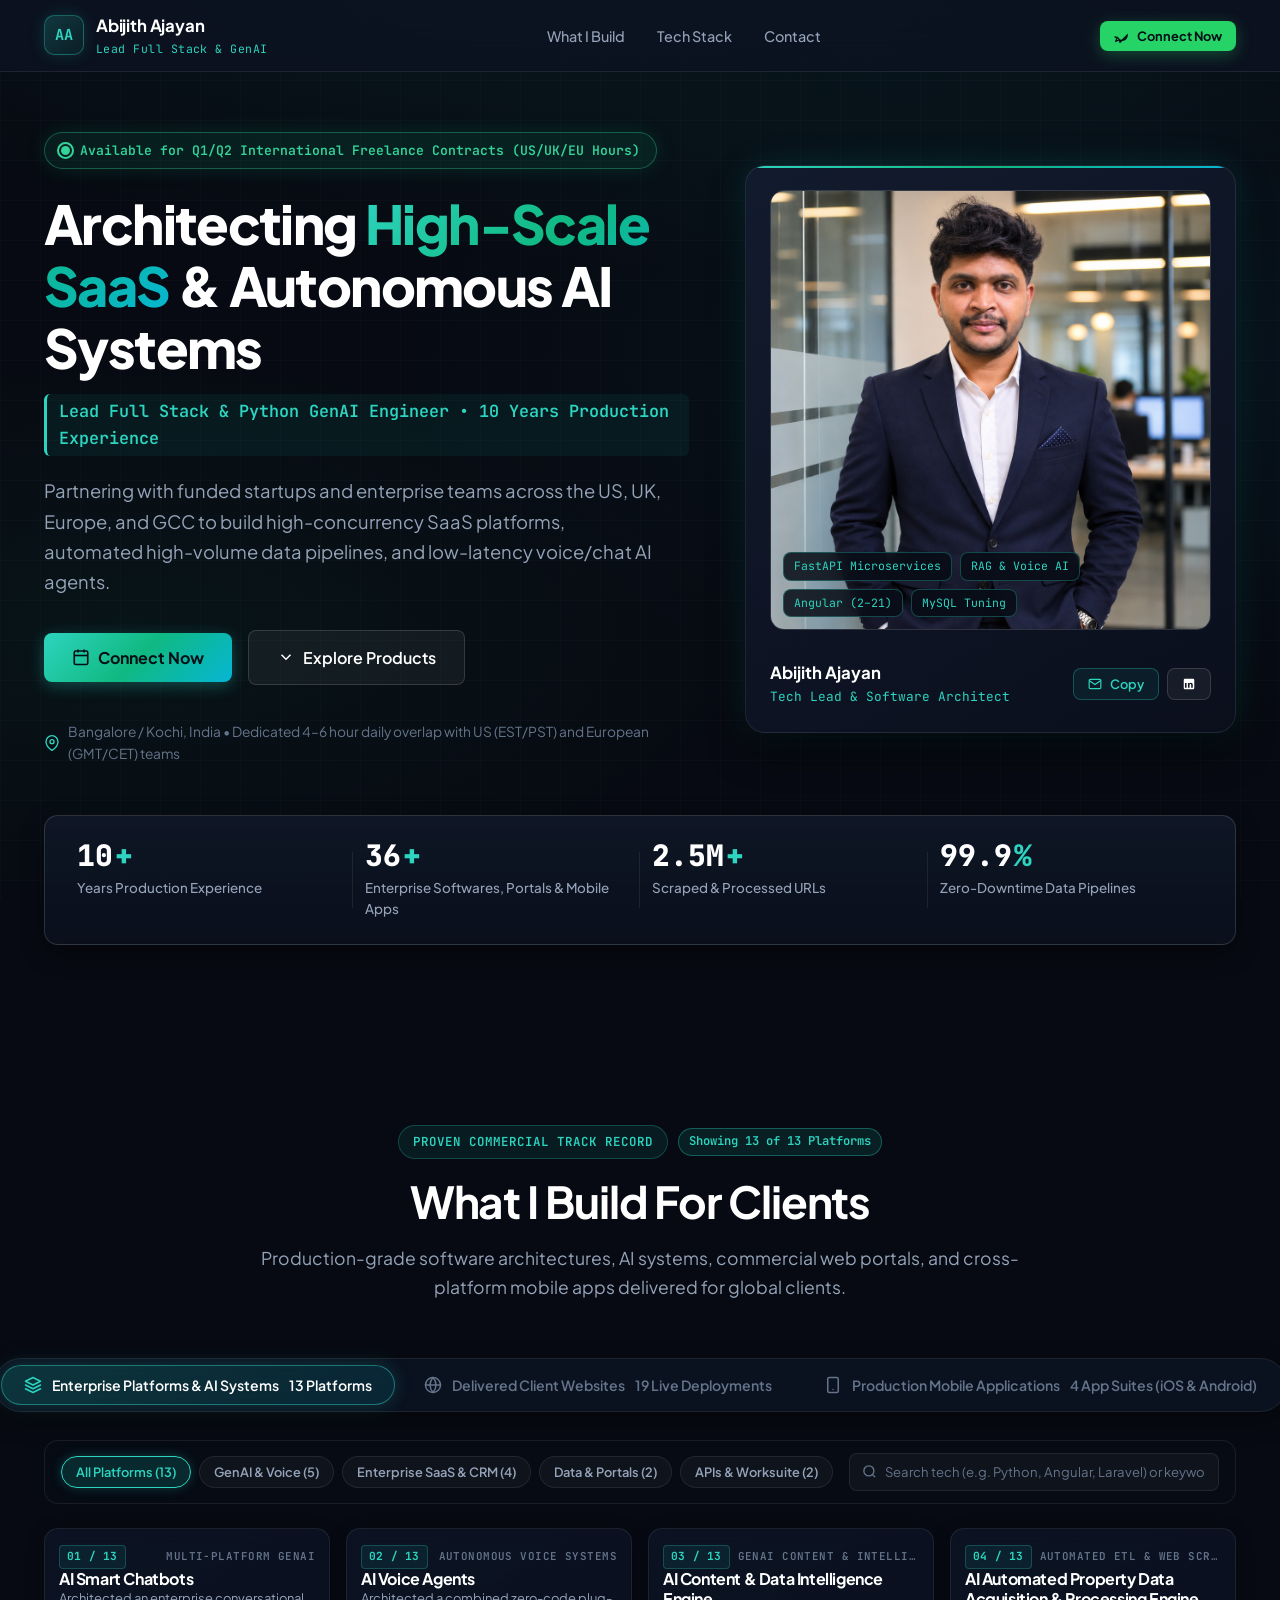
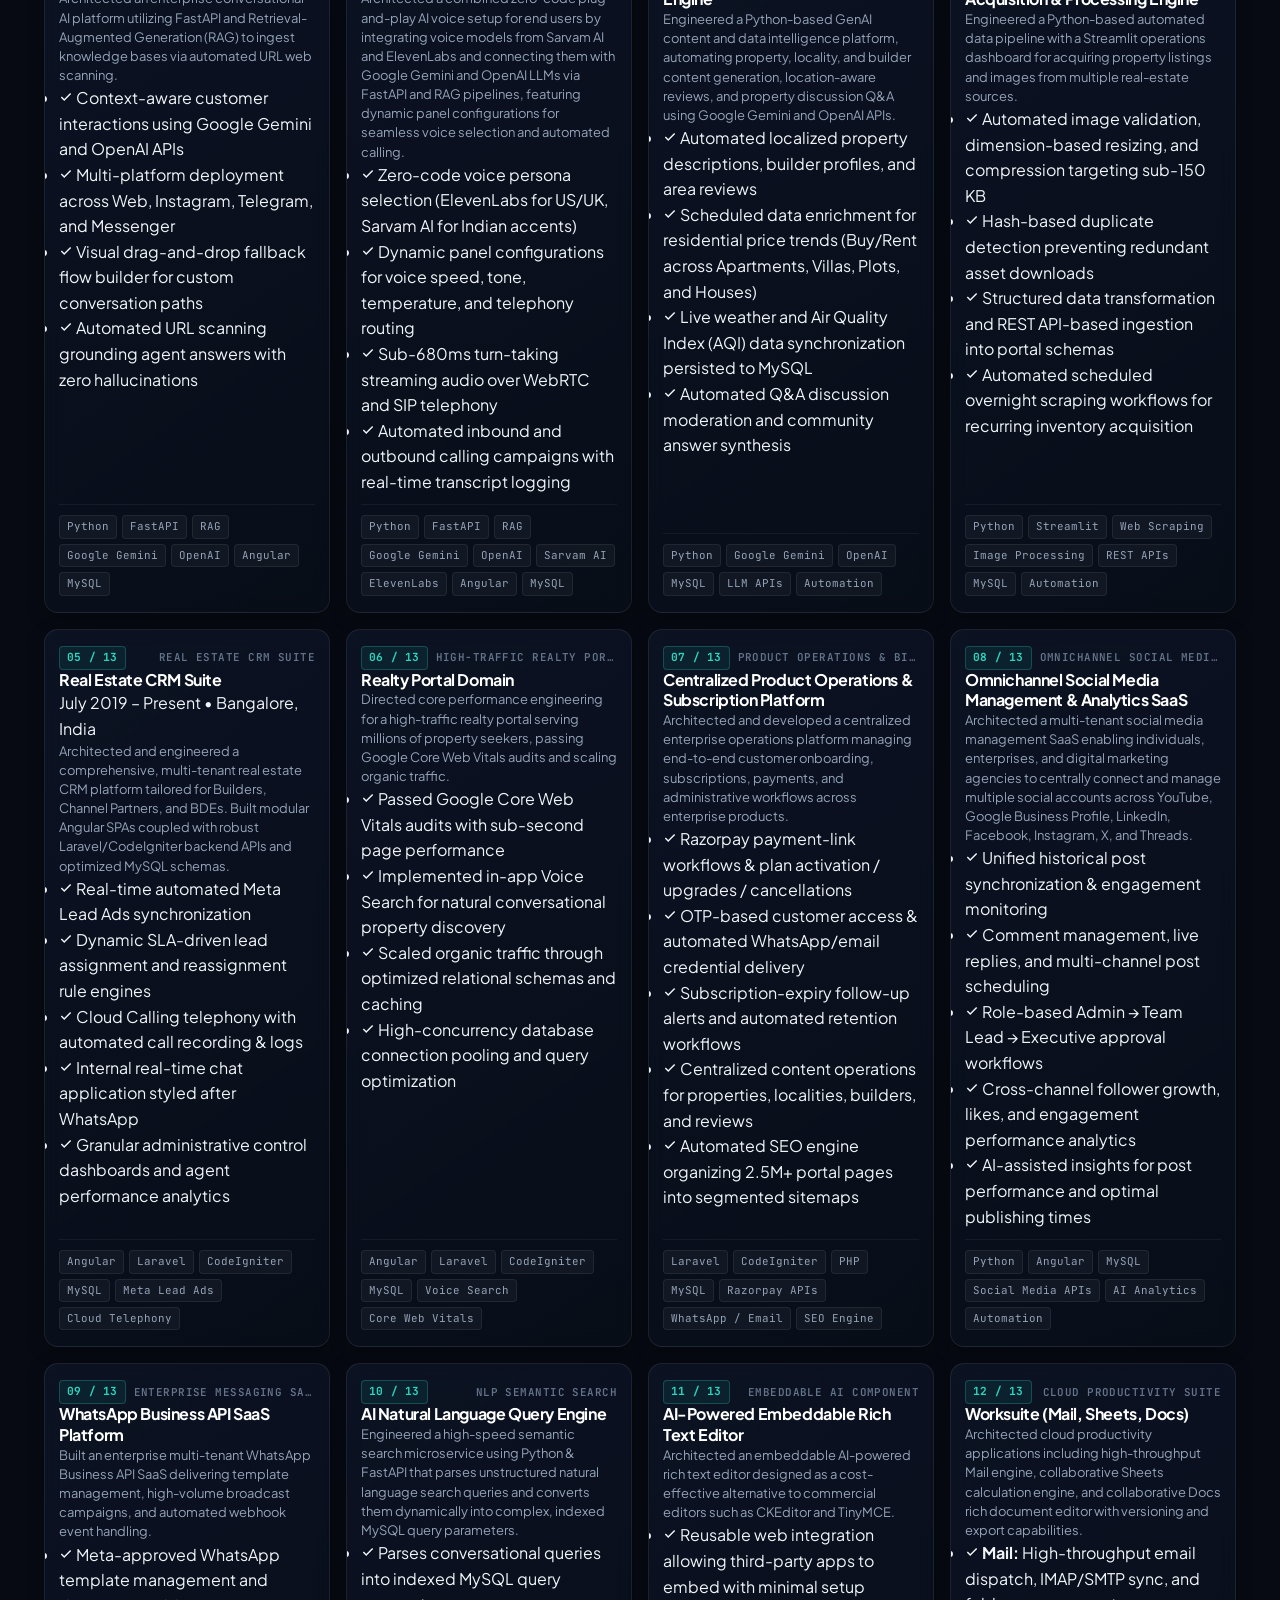
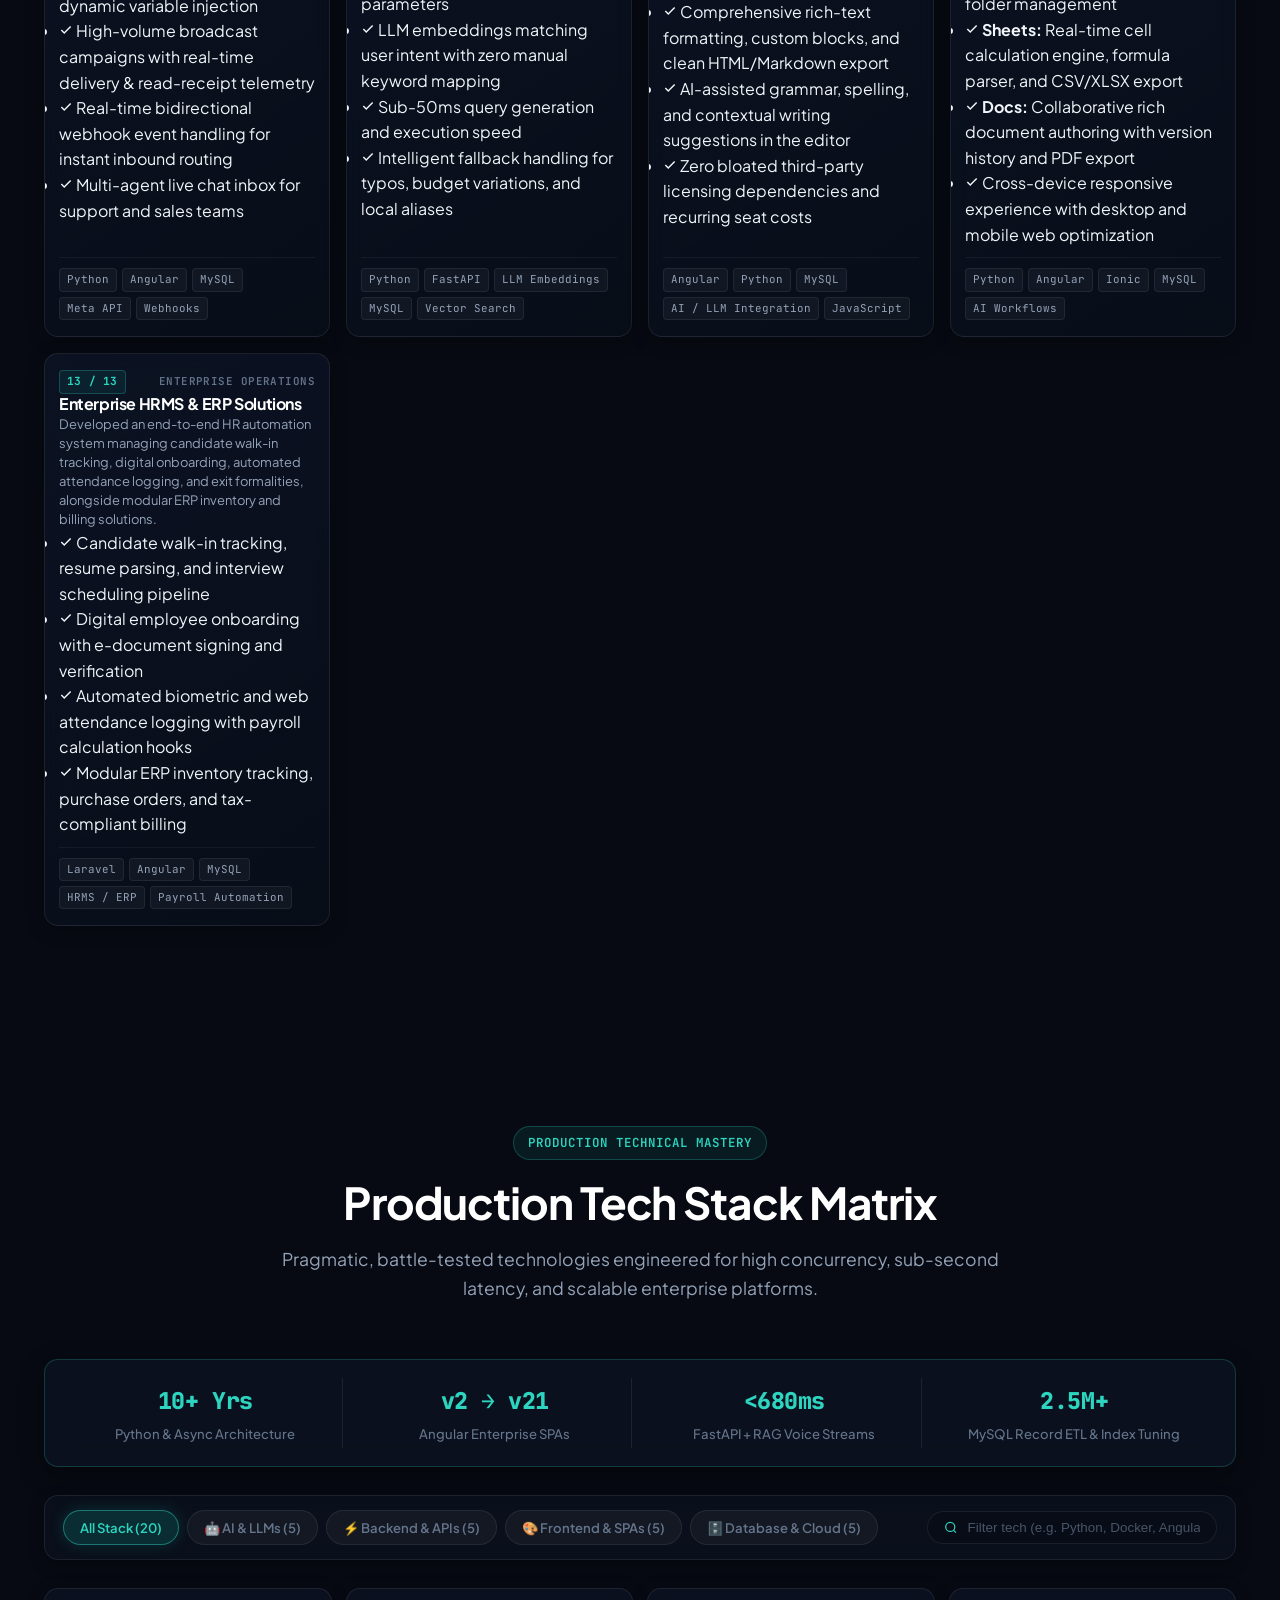
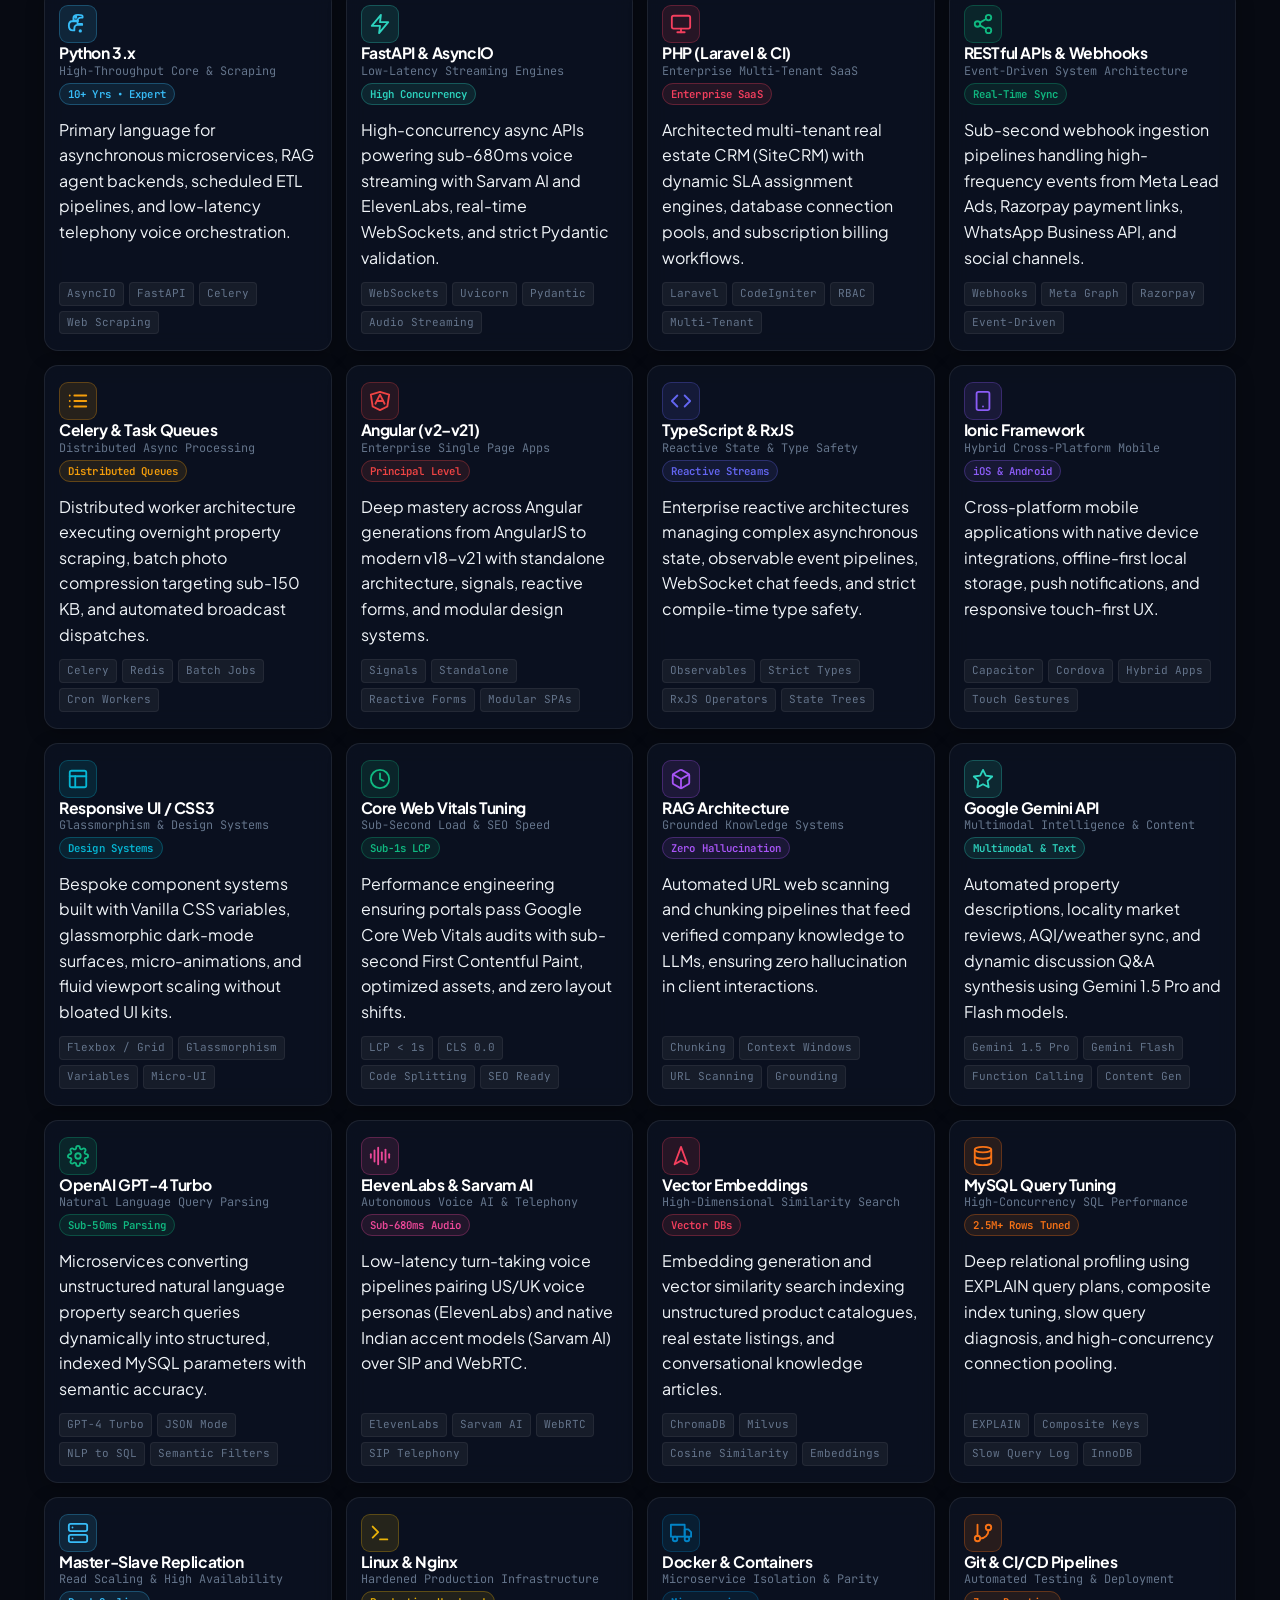
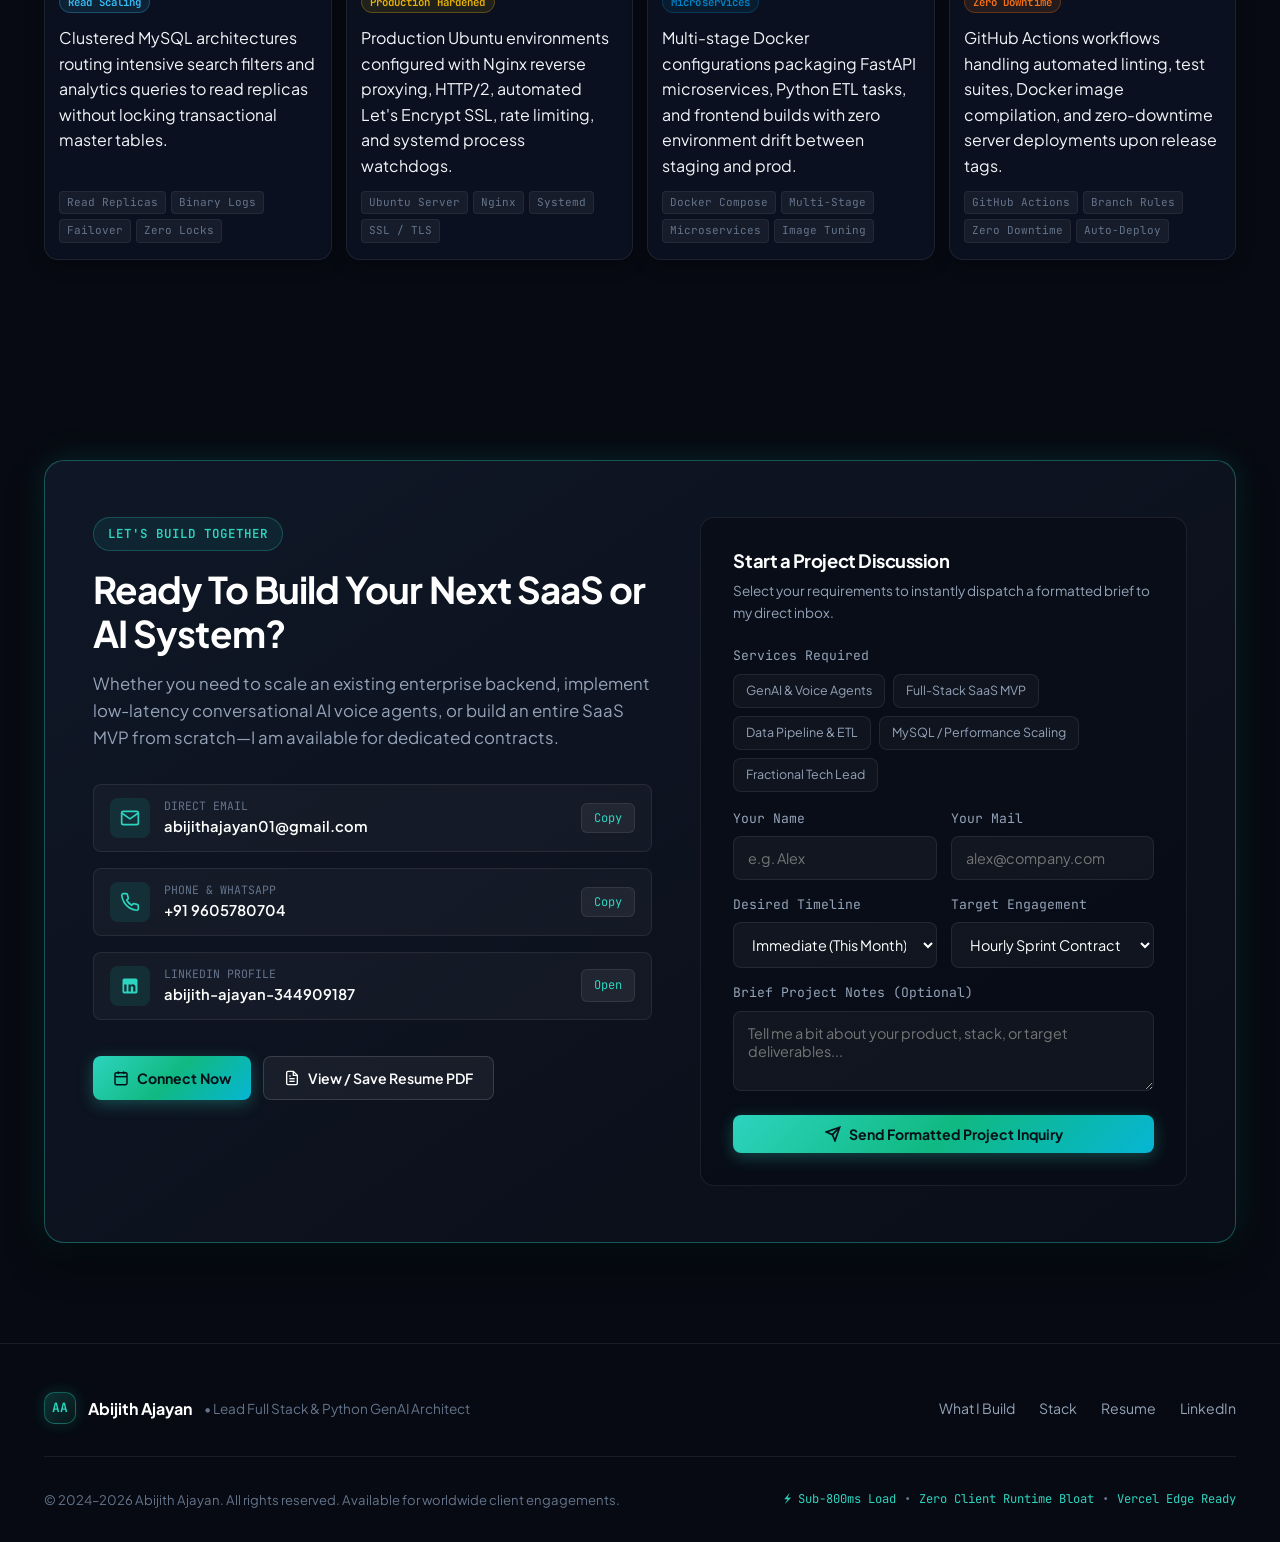
<file: index_reconstructed.html>
<!DOCTYPE html>
<html lang="en">
<head>
  <meta charset="UTF-8">
  <meta name="viewport" content="width=device-width, initial-scale=1.0">
  <meta http-equiv="X-UA-Compatible" content="ie=edge">

  <!-- Primary SEO Meta Tags -->
  <title>Abijith Ajayan | Lead Full Stack & Python GenAI Engineer (10 Years Exp)</title>
  <meta name="title" content="Abijith Ajayan | Lead Full Stack & Python GenAI Engineer (10 Years Exp)">
  <meta name="description" content="Lead Full Stack & Python GenAI Engineer with 10 years experience architecting high-scale enterprise SaaS, automated data pipelines, and custom AI voice/chat systems for global clients in US, UK, Europe, and GCC.">
  <meta name="keywords" content="Abijith Ajayan, Full Stack Engineer, Python GenAI Engineer, FastAPI, Angular, RAG Architecture, ElevenLabs, Sarvam AI, Laravel, MySQL Tuning, High-Scale ETL, Freelance Tech Lead, Bangalore Engineer, Remote Developer US UK">
  <meta name="author" content="Abijith Ajayan">
  <meta name="robots" content="index, follow">
  <meta name="theme-color" content="#070a12">
  <link rel="canonical" href="https://abijith-portfolio.vercel.app">

  <!-- Open Graph / Facebook / LinkedIn -->
  <meta property="og:type" content="website">
  <meta property="og:url" content="https://abijith-portfolio.vercel.app">
  <meta property="og:title" content="Abijith Ajayan | Lead Full Stack & Python GenAI Engineer">
  <meta property="og:description" content="Architecting high-scale enterprise SaaS, automated data pipelines, and custom AI voice/chat systems for US, UK, EU, and GCC clients. 10 years of production excellence.">
  <meta property="og:image" content="./assets/images/og-preview.jpg">
  <meta property="og:image:width" content="1200">
  <meta property="og:image:height" content="675">
  <meta property="og:locale" content="en_US">
  <meta property="og:site_name" content="Abijith Ajayan Portfolio">

  <!-- Twitter Card -->
  <meta name="twitter:card" content="summary_large_image">
  <meta name="twitter:url" content="https://abijith-portfolio.vercel.app">
  <meta name="twitter:title" content="Abijith Ajayan | Lead Full Stack & Python GenAI Engineer">
  <meta name="twitter:description" content="Architecting high-scale enterprise SaaS, automated data pipelines, and custom AI voice/chat systems. Available for Q1/Q2 freelance contracts.">
  <meta name="twitter:image" content="./assets/images/og-preview.jpg">

  <!-- Resource Preconnects for Sub-second Delivery -->
  <link rel="preconnect" href="https://fonts.googleapis.com">
  <link rel="preconnect" href="https://fonts.gstatic.com" crossorigin>
  <link href="https://fonts.googleapis.com/css2?family=JetBrains+Mono:wght@400;500;600;700&family=Plus+Jakarta+Sans:wght@400;500;600;700;800&display=swap" rel="stylesheet">

  <!-- Favicon Monogram SVG -->
  <link rel="icon" type="image/svg+xml" href="data:image/svg+xml,<svg xmlns='http://www.w3.org/2000/svg' viewBox='0 0 100 100'><rect width='100' height='100' rx='20' fill='%230d1322'/><text x='50%' y='55%' dominant-baseline='middle' text-anchor='middle' font-family='monospace' font-weight='bold' font-size='50' fill='%232dd4bf'>AA</text></svg>">

  <!-- Core Stylesheet -->
  <link rel="stylesheet" href="./css/styles.css">

  <!-- Structured Data JSON-LD (Person & ProfessionalService Schema) -->
  <script type="application/ld+json">
  {
    "@context": "https://schema.org",
    "@graph": [
      {
        "@type": "Person",
        "@id": "https://abijith-portfolio.vercel.app/#person",
        "name": "Abijith Ajayan",
        "jobTitle": "Lead Full Stack & Python GenAI Engineer",
        "description": "Architecting high-scale enterprise SaaS, automated data pipelines, and custom AI voice/chat systems for global businesses and funded startups.",
        "url": "https://abijith-portfolio.vercel.app",
        "image": "https://abijith-portfolio.vercel.app/assets/images/abijith-portrait.jpg",
        "telephone": "+919605780704",
        "email": "abijithajayan01@gmail.com",
        "address": {
          "@type": "PostalAddress",
          "addressLocality": "Bangalore / Kochi",
          "addressCountry": "IN"
        },
        "sameAs": [
          "https://www.linkedin.com/in/abijith-ajayan-344909187"
        ],
        "knowsAbout": [
          "Python",
          "FastAPI",
          "GenAI Voice Systems",
          "RAG Architecture",
          "Angular 2-21",
          "PHP Laravel",
          "MySQL Query Tuning",
          "High-Volume Data Scraping & ETL",
          "System Architecture",
          "Docker & Linux"
        ]
      },
      {
        "@type": "ProfessionalService",
        "@id": "https://abijith-portfolio.vercel.app/#service",
        "name": "Abijith Ajayan - Software Architecture & AI Engineering Consulting",
        "priceRange": "$$$",
        "telephone": "+919605780704",
        "email": "abijithajayan01@gmail.com",
        "areaServed": [
          "United States",
          "United Kingdom",
          "European Union",
          "GCC",
          "Global"
        ],
        "availableLanguage": ["English", "Malayalam", "Hindi"],
        "hasOfferCatalog": {
          "@type": "OfferCatalog",
          "name": "International Engineering Services",
          "itemListElement": [
            {
              "@type": "Offer",
              "itemOffered": {
                "@type": "Service",
                "name": "Custom GenAI & Voice Calling Systems",
                "description": "FastAPI streaming microservices, RAG pipelines, ElevenLabs and Sarvam AI integration."
              }
            },
            {
              "@type": "Offer",
              "itemOffered": {
                "@type": "Service",
                "name": "End-to-End Enterprise SaaS Engineering",
                "description": "Multi-tenant architecture, Angular, Laravel, RBAC security, payment gateways."
              }
            },
            {
              "@type": "Offer",
              "itemOffered": {
                "@type": "Service",
                "name": "High-Volume Data Scraping & ETL Pipelines",
                "description": "Scheduled overnight scraping, automated image resizing under 150 KB, SHA-256 deduplication."
              }
            },
            {
              "@type": "Offer",
              "itemOffered": {
                "@type": "Service",
                "name": "Performance & MySQL Database Scaling",
                "description": "Core Web Vitals tuning, master-slave replication, query indexing, Docker deployments."
              }
            }
          ]
        }
      }
    ]
  }
  </script>
</head>
<body>

  <!-- ==========================================================================
       TOP NAVIGATION BAR
       ========================================================================== -->
  <header class="site-nav" id="siteNav">
    <div class="container nav-container">
      <a href="#hero" class="nav-brand" aria-label="Abijith Ajayan Home">
        <div class="brand-monogram">AA</div>
        <div class="brand-text">
          <span class="brand-name">Abijith Ajayan</span>
          <span class="brand-sub">Lead Full Stack & GenAI</span>
        </div>
      </a>

      <!-- Desktop Navigation Links -->
      <nav aria-label="Primary Navigation">
        <ul class="nav-links">
          <li><a href="#services" class="nav-link">What I Build</a></li>
          <li><a href="#stack" class="nav-link">Tech Stack</a></li>
          <li><a href="#contact" class="nav-link">Contact</a></li>
        </ul>
      </nav>

      <!-- Nav CTA & Mobile Menu Toggle -->
      <div class="nav-actions">
        <button type="button" class="btn btn-whatsapp btn-sm btn-call" data-open-connect id="navConnectBtn">
          <svg width="15" height="15" viewBox="0 0 24 24" fill="none" stroke="currentColor" stroke-width="2.2"><path d="M21 11.5a8.38 8.38 0 0 1-.9 3.8 8.5 8.5 0 0 1-7.6 4.7 8.38 8.38 0 0 1-3.8-.9L3 21l1.9-5.7a8.38 8.38 0 0 1-3.8-.9h.5a8.48 8.48 0 0 1 8 8v.5z"></path></svg>
          Connect Now
        </button>
        <button type="button" class="nav-mobile-toggle" id="navMobileToggle" aria-label="Open Mobile Menu">
          <span></span>
          <span></span>
          <span></span>
        </button>
      </div>
    </div>
  </header>

  <!-- Mobile Drawer Menu -->
  <div class="mobile-drawer" id="mobileDrawer">
    <a href="#services" class="mobile-nav-link">What I Build For Clients</a>
    <a href="#stack" class="mobile-nav-link">Complete Tech Stack</a>
    <a href="#contact" class="mobile-nav-link">Contact & Inquire</a>
    <div style="display: flex; flex-direction: column; gap: 10px; margin-top: 10px;">
      <button type="button" class="btn btn-primary" data-open-connect>Connect Now</button>
      <a href="./resume.html" class="btn btn-secondary">View Resume</a>
    </div>
  </div>

  <main>
    <!-- ==========================================================================
         HERO SECTION
         ========================================================================== -->
    <section class="section hero" id="hero">
      <div class="container">
        <div class="hero-grid">
          <!-- Left Column: Copy & Calls to Action -->
          <div class="hero-content">
            <!-- Availability Badge -->
            <div class="badge-status">
              <span class="radar-dot" aria-hidden="true"></span>
              <span>Available for Q1/Q2 International Freelance Contracts (US/UK/EU Hours)</span>
            </div>

            <!-- Main Heading -->
            <h1 class="hero-headline">
              Architecting <span class="text-gradient">High-Scale SaaS</span> & Autonomous AI Systems
            </h1>

            <!-- Role Badge -->
            <div class="hero-role">
              Lead Full Stack & Python GenAI Engineer • 10 Years Production Experience
            </div>

            <!-- Sub-headline -->
            <p class="hero-subheadline">
              Partnering with funded startups and enterprise teams across the US, UK, Europe, and GCC to build high-concurrency SaaS platforms, automated high-volume data pipelines, and low-latency voice/chat AI agents.
            </p>

            <!-- Call to Actions -->
            <div class="hero-cta-group">
              <button type="button" class="btn btn-primary btn-lg" data-open-connect id="heroConnectBtn">
                <svg width="18" height="18" viewBox="0 0 24 24" fill="none" stroke="currentColor" stroke-width="2.2"><rect x="3" y="4" width="18" height="18" rx="2" ry="2"></rect><line x1="16" y1="2" x2="16" y2="6"></line><line x1="8" y1="2" x2="8" y2="6"></line><line x1="3" y1="10" x2="21" y2="10"></line></svg>
                Connect Now
              </button>

              <a href="#services" class="btn btn-secondary btn-lg" id="heroViewWorkBtn">
                <svg width="18" height="18" viewBox="0 0 24 24" fill="none" stroke="currentColor" stroke-width="2"><polyline points="6 9 12 15 18 9"></polyline></svg>
                Explore Products
              </a>
            </div>

            <!-- Location & Remote Work Footnote -->
            <div class="hero-location-badge">
              <svg width="16" height="16" viewBox="0 0 24 24" fill="none" stroke="currentColor" stroke-width="2"><path d="M21 10c0 7-9 13-9 13s-9-6-9-13a9 9 0 0 1 18 0z"></path><circle cx="12" cy="10" r="3"></circle></svg>
              <span>Bangalore / Kochi, India • Dedicated 4–6 hour daily overlap with US (EST/PST) and European (GMT/CET) teams</span>
            </div>
          </div>

          <!-- Right Column: Visual Portrait Card -->
          <div class="hero-visual">
            <div class="hero-visual-card">
              <div class="portrait-wrapper">
                <img 
                  src="./assets/images/abijith-portrait.jpg" 
                  alt="Abijith Ajayan - Lead Full Stack & Python GenAI Engineer" 
                  class="portrait-img"
                  width="480"
                  height="480"
                  fetchpriority="high"
                  loading="eager"
                  decoding="async"
                >
                <div class="portrait-overlay-chips">
                  <span class="chip-tag">FastAPI Microservices</span>
                  <span class="chip-tag">RAG & Voice AI</span>
                  <span class="chip-tag">Angular (2–21)</span>
                  <span class="chip-tag">MySQL Tuning</span>
                </div>
              </div>

              <!-- Executive Snapshot -->
              <div style="display: flex; align-items: center; justify-content: space-between; padding-top: 10px;">
                <div>
                  <div style="font-weight: 700; font-size: 1.05rem; color: #fff;">Abijith Ajayan</div>
                  <div style="font-size: 0.8rem; color: var(--teal-400); font-family: var(--font-mono);">Tech Lead & Software Architect</div>
                </div>
                <div style="display: flex; gap: 8px;">
                  <button type="button" class="btn btn-outline-teal btn-sm" data-copy-target="abijithajayan01@gmail.com" data-copy-label="Email" title="Copy Email">
                    <svg width="14" height="14" viewBox="0 0 24 24" fill="none" stroke="currentColor" stroke-width="2"><path d="M4 4h16c1.1 0 2 .9 2 2v12c0 1.1-.9 2-2 2H4c-1.1 0-2-.9-2-2V6c0-1.1.9-2 2-2z"></path><polyline points="22,6 12,13 2,6"></polyline></svg>
                    Copy
                  </button>
                  <a href="https://www.linkedin.com/in/abijith-ajayan-344909187" target="_blank" rel="noopener noreferrer" class="btn btn-secondary btn-sm" aria-label="LinkedIn Profile">
                    <svg width="14" height="14" viewBox="0 0 24 24" fill="currentColor"><path d="M19 3a2 2 0 0 1 2 2v14a2 2 0 0 1-2 2H5a2 2 0 0 1-2-2V5a2 2 0 0 1 2-2h14m-.5 15.5v-5.3a3.26 3.26 0 0 0-3.26-3.26c-.85 0-1.84.52-2.28 1.3v-1.11h-2.79v8.37h2.79v-4.93c0-.77.62-1.4 1.39-1.4a1.4 1.4 0 0 1 1.4 1.4v4.93h2.75M6.46 8.76c-.88 0-1.59-.71-1.59-1.59a1.59 1.59 0 0 1 3.18 0c0 .88-.71 1.59-1.59 1.59m1.4 9.74v-8.37H5.06v8.37h2.8z"/></svg>
                  </a>
                </div>
              </div>
            </div>
          </div>
        </div>

        <!-- Quick Trust Metrics Banner -->
        <div class="trust-metrics-bar">
          <div class="metrics-grid">
            <div class="metric-item">
              <div class="metric-number">10<span class="highlight">+</span></div>
              <div class="metric-label">Years Production Experience</div>
            </div>
            <div class="metric-item">
              <div class="metric-number">36<span class="highlight">+</span></div>
              <div class="metric-label">Enterprise Softwares, Portals &amp; Mobile Apps</div>
            </div>
            <div class="metric-item">
              <div class="metric-number">2.5M<span class="highlight">+</span></div>
              <div class="metric-label">Scraped &amp; Processed URLs</div>
            </div>
            <div class="metric-item">
              <div class="metric-number">99.9<span class="highlight">%</span></div>
              <div class="metric-label">Zero-Downtime Data Pipelines</div>
            </div>
          </div>
        </div>
      </div>
    </section>

    <!-- ==========================================================================
         SERVICES OFFERED SECTION
         ========================================================================== -->
        <section class="section" id="services">
      <div class="container">
        <header class="section-header">
          <div style="display: flex; align-items: center; justify-content: center; gap: 10px; margin-bottom: 16px; flex-wrap: wrap;">
            <span class="section-tag" style="margin-bottom: 0;">Proven Commercial Track Record</span>
            <span class="projects-count-pill" id="projectsCountPill">Showing 13 of 13 Platforms</span>
          </div>
          <h2 class="section-title">What I Build For Clients</h2>
          <p class="section-desc">
            Production-grade software architectures, AI systems, commercial web portals, and cross-platform mobile apps delivered for global clients.
          </p>
        </header>

        <!-- Showcase View Switcher (Multi-Tab Toggle) -->
        <div class="build-mode-switcher-wrap">
          <div class="build-mode-switcher" role="tablist" aria-label="Client Deliverables Switcher">
            <button
              class="build-mode-btn active"
              id="tabBtnSoftware"
              role="tab"
              aria-selected="true"
              aria-controls="softwareCatalogView"
              data-view-target="softwareCatalogView"
              data-target-view="softwareCatalogView"
            >
              <svg width="18" height="18" viewBox="0 0 24 24" fill="none" stroke="currentColor" stroke-width="2" stroke-linecap="round" stroke-linejoin="round" aria-hidden="true">
                <polygon points="12 2 2 7 12 12 22 7 12 2"></polygon>
                <polyline points="2 17 12 22 22 17"></polyline>
                <polyline points="2 12 12 17 22 12"></polyline>
              </svg>
              <span>Enterprise Platforms &amp; AI Systems</span>
              <span class="switcher-badge">13 Platforms</span>
            </button>
            <button
              class="build-mode-btn"
              id="tabBtnWebsites"
              role="tab"
              aria-selected="false"
              aria-controls="websitesCatalogView"
              data-view-target="websitesCatalogView"
              data-target-view="websitesCatalogView"
            >
              <svg width="18" height="18" viewBox="0 0 24 24" fill="none" stroke="currentColor" stroke-width="2" stroke-linecap="round" stroke-linejoin="round" aria-hidden="true">
                <circle cx="12" cy="12" r="10"></circle>
                <line x1="2" y1="12" x2="22" y2="12"></line>
                <path d="M12 2a15.3 15.3 0 0 1 4 10 15.3 15.3 0 0 1-4 10 15.3 15.3 0 0 1-4-10 15.3 15.3 0 0 1 4-10z"></path>
              </svg>
              <span>Delivered Client Websites</span>
              <span class="switcher-badge">19 Live Deployments</span>
            </button>
            <button
              class="build-mode-btn"
              id="tabBtnMobile"
              role="tab"
              aria-selected="false"
              aria-controls="mobileCatalogView"
              data-view-target="mobileCatalogView"
              data-target-view="mobileCatalogView"
            >
              <svg width="18" height="18" viewBox="0 0 24 24" fill="none" stroke="currentColor" stroke-width="2" stroke-linecap="round" stroke-linejoin="round" aria-hidden="true">
                <rect x="5" y="2" width="14" height="20" rx="2" ry="2"></rect>
                <line x1="12" y1="18" x2="12.01" y2="18"></line>
              </svg>
              <span>Production Mobile Applications</span>
              <span class="switcher-badge">4 App Suites (iOS &amp; Android)</span>
            </button>
          </div>
        </div>
        <!-- =================== VIEW 1: 13 ENTERPRISE PLATFORMS & AI SYSTEMS =================== -->
        <div id="softwareCatalogView" class="catalog-view" role="tabpanel" aria-labelledby="tabBtnSoftware">
          <!-- Filter & Search Controls for Softwares -->
          <div class="projects-control-bar">
            <!-- Filter Pills -->
            <div class="projects-filter-pills" role="tablist">
              <button type="button" class="project-pill-btn active" data-proj-filter="all">All Platforms (13)</button>
              <button type="button" class="project-pill-btn" data-proj-filter="genai">GenAI &amp; Voice (5)</button>
              <button type="button" class="project-pill-btn" data-proj-filter="saas">Enterprise SaaS &amp; CRM (4)</button>
              <button type="button" class="project-pill-btn" data-proj-filter="data">Data &amp; Portals (2)</button>
              <button type="button" class="project-pill-btn" data-proj-filter="tools">APIs &amp; Worksuite (2)</button>
            </div>

            <!-- Instant Search Input -->
            <div class="projects-search-box">
              <svg width="15" height="15" viewBox="0 0 24 24" fill="none" stroke="currentColor" stroke-width="2.2"><circle cx="11" cy="11" r="8"></circle><line x1="21" y1="21" x2="16.65" y2="16.65"></line></svg>
              <input type="text" id="projectSearchInput" placeholder="Search tech (e.g. Python, Angular, Laravel) or keyword..." aria-label="Search software platforms">
              <button type="button" id="clearProjectSearch" class="search-clear-btn" style="display: none;" aria-label="Clear search">×</button>
            </div>
          </div>
        <div class="products-catalog-grid" id="productsCatalogGrid">

          <!-- Product 1: AI Smart Chatbots -->
          <article class="product-catalog-card" data-category="genai" data-tech="python fastapi rag google gemini openai angular mysql chatbots instagram telegram messenger">
            <div>
              <div class="product-card-top">
                <span class="product-card-index">01 / 13</span>
                <span class="product-card-category">Multi-Platform GenAI</span>
              </div>
              <h4 class="product-card-title">AI Smart Chatbots</h4>
              <p class="product-card-desc">
                Architected an enterprise conversational AI platform utilizing FastAPI and Retrieval-Augmented Generation (RAG) to ingest knowledge bases via automated URL web scanning.
              </p>
              <ul class="product-highlights-list">
                <li class="product-highlight-item">
                  <svg width="14" height="14" viewBox="0 0 24 24" fill="none" stroke="currentColor" stroke-width="2.5"><polyline points="20 6 9 17 4 12"></polyline></svg>
                  <span>Context-aware customer interactions using Google Gemini and OpenAI APIs</span>
                </li>
                <li class="product-highlight-item">
                  <svg width="14" height="14" viewBox="0 0 24 24" fill="none" stroke="currentColor" stroke-width="2.5"><polyline points="20 6 9 17 4 12"></polyline></svg>
                  <span>Multi-platform deployment across Web, Instagram, Telegram, and Messenger</span>
                </li>
                <li class="product-highlight-item">
                  <svg width="14" height="14" viewBox="0 0 24 24" fill="none" stroke="currentColor" stroke-width="2.5"><polyline points="20 6 9 17 4 12"></polyline></svg>
                  <span>Visual drag-and-drop fallback flow builder for custom conversation paths</span>
                </li>
                <li class="product-highlight-item">
                  <svg width="14" height="14" viewBox="0 0 24 24" fill="none" stroke="currentColor" stroke-width="2.5"><polyline points="20 6 9 17 4 12"></polyline></svg>
                  <span>Automated URL scanning grounding agent answers with zero hallucinations</span>
                </li>
              </ul>
            </div>
            <div class="product-tech-stack">
              <span class="product-tech-pill">Python</span>
              <span class="product-tech-pill">FastAPI</span>
              <span class="product-tech-pill">RAG</span>
              <span class="product-tech-pill">Google Gemini</span>
              <span class="product-tech-pill">OpenAI</span>
              <span class="product-tech-pill">Angular</span>
              <span class="product-tech-pill">MySQL</span>
            </div>
          </article>

          <!-- Product 2: AI Voice Agents -->
          <article class="product-catalog-card" data-category="genai" data-tech="python fastapi rag gemini openai sarvam ai elevenlabs angular mysql voice agents telephony">
            <div>
              <div class="product-card-top">
                <span class="product-card-index">02 / 13</span>
                <span class="product-card-category">Autonomous Voice Systems</span>
              </div>
              <h4 class="product-card-title">AI Voice Agents</h4>
              <p class="product-card-desc">
                Architected a combined zero-code plug-and-play AI voice setup for end users by integrating voice models from Sarvam AI and ElevenLabs and connecting them with Google Gemini and OpenAI LLMs via FastAPI and RAG pipelines, featuring dynamic panel configurations for seamless voice selection and automated calling.
              </p>
              <ul class="product-highlights-list">
                <li class="product-highlight-item">
                  <svg width="14" height="14" viewBox="0 0 24 24" fill="none" stroke="currentColor" stroke-width="2.5"><polyline points="20 6 9 17 4 12"></polyline></svg>
                  <span>Zero-code voice persona selection (ElevenLabs for US/UK, Sarvam AI for Indian accents)</span>
                </li>
                <li class="product-highlight-item">
                  <svg width="14" height="14" viewBox="0 0 24 24" fill="none" stroke="currentColor" stroke-width="2.5"><polyline points="20 6 9 17 4 12"></polyline></svg>
                  <span>Dynamic panel configurations for voice speed, tone, temperature, and telephony routing</span>
                </li>
                <li class="product-highlight-item">
                  <svg width="14" height="14" viewBox="0 0 24 24" fill="none" stroke="currentColor" stroke-width="2.5"><polyline points="20 6 9 17 4 12"></polyline></svg>
                  <span>Sub-680ms turn-taking streaming audio over WebRTC and SIP telephony</span>
                </li>
                <li class="product-highlight-item">
                  <svg width="14" height="14" viewBox="0 0 24 24" fill="none" stroke="currentColor" stroke-width="2.5"><polyline points="20 6 9 17 4 12"></polyline></svg>
                  <span>Automated inbound and outbound calling campaigns with real-time transcript logging</span>
                </li>
              </ul>
            </div>
            <div class="product-tech-stack">
              <span class="product-tech-pill">Python</span>
              <span class="product-tech-pill">FastAPI</span>
              <span class="product-tech-pill">RAG</span>
              <span class="product-tech-pill">Google Gemini</span>
              <span class="product-tech-pill">OpenAI</span>
              <span class="product-tech-pill">Sarvam AI</span>
              <span class="product-tech-pill">ElevenLabs</span>
              <span class="product-tech-pill">Angular</span>
              <span class="product-tech-pill">MySQL</span>
            </div>
          </article>

          <!-- Product 3: AI Content & Data Intelligence Engine -->
          <article class="product-catalog-card" data-category="genai" data-tech="python google gemini openai mysql llm apis scheduled automation aqi weather price trends">
            <div>
              <div class="product-card-top">
                <span class="product-card-index">03 / 13</span>
                <span class="product-card-category">GenAI Content & Intelligence</span>
              </div>
              <h4 class="product-card-title">AI Content & Data Intelligence Engine</h4>
              <p class="product-card-desc">
                Engineered a Python-based GenAI content and data intelligence platform, automating property, locality, and builder content generation, location-aware reviews, and property discussion Q&A using Google Gemini and OpenAI APIs.
              </p>
              <ul class="product-highlights-list">
                <li class="product-highlight-item">
                  <svg width="14" height="14" viewBox="0 0 24 24" fill="none" stroke="currentColor" stroke-width="2.5"><polyline points="20 6 9 17 4 12"></polyline></svg>
                  <span>Automated localized property descriptions, builder profiles, and area reviews</span>
                </li>
                <li class="product-highlight-item">
                  <svg width="14" height="14" viewBox="0 0 24 24" fill="none" stroke="currentColor" stroke-width="2.5"><polyline points="20 6 9 17 4 12"></polyline></svg>
                  <span>Scheduled data enrichment for residential price trends (Buy/Rent across Apartments, Villas, Plots, and Houses)</span>
                </li>
                <li class="product-highlight-item">
                  <svg width="14" height="14" viewBox="0 0 24 24" fill="none" stroke="currentColor" stroke-width="2.5"><polyline points="20 6 9 17 4 12"></polyline></svg>
                  <span>Live weather and Air Quality Index (AQI) data synchronization persisted to MySQL</span>
                </li>
                <li class="product-highlight-item">
                  <svg width="14" height="14" viewBox="0 0 24 24" fill="none" stroke="currentColor" stroke-width="2.5"><polyline points="20 6 9 17 4 12"></polyline></svg>
                  <span>Automated Q&A discussion moderation and community answer synthesis</span>
                </li>
              </ul>
            </div>
            <div class="product-tech-stack">
              <span class="product-tech-pill">Python</span>
              <span class="product-tech-pill">Google Gemini</span>
              <span class="product-tech-pill">OpenAI</span>
              <span class="product-tech-pill">MySQL</span>
              <span class="product-tech-pill">LLM APIs</span>
              <span class="product-tech-pill">Automation</span>
            </div>
          </article>

          <!-- Product 4: AI Automated Property Data Acquisition & Processing Engine -->
          <article class="product-catalog-card" data-category="data" data-tech="python streamlit web scraping image processing rest apis mysql scheduled automation etl pillow opencv">
            <div>
              <div class="product-card-top">
                <span class="product-card-index">04 / 13</span>
                <span class="product-card-category">Automated ETL & Web Scraping</span>
              </div>
              <h4 class="product-card-title">AI Automated Property Data Acquisition & Processing Engine</h4>
              <p class="product-card-desc">
                Engineered a Python-based automated data pipeline with a Streamlit operations dashboard for acquiring property listings and images from multiple real-estate sources.
              </p>
              <ul class="product-highlights-list">
                <li class="product-highlight-item">
                  <svg width="14" height="14" viewBox="0 0 24 24" fill="none" stroke="currentColor" stroke-width="2.5"><polyline points="20 6 9 17 4 12"></polyline></svg>
                  <span>Automated image validation, dimension-based resizing, and compression targeting sub-150 KB</span>
                </li>
                <li class="product-highlight-item">
                  <svg width="14" height="14" viewBox="0 0 24 24" fill="none" stroke="currentColor" stroke-width="2.5"><polyline points="20 6 9 17 4 12"></polyline></svg>
                  <span>Hash-based duplicate detection preventing redundant asset downloads</span>
                </li>
                <li class="product-highlight-item">
                  <svg width="14" height="14" viewBox="0 0 24 24" fill="none" stroke="currentColor" stroke-width="2.5"><polyline points="20 6 9 17 4 12"></polyline></svg>
                  <span>Structured data transformation and REST API-based ingestion into portal schemas</span>
                </li>
                <li class="product-highlight-item">
                  <svg width="14" height="14" viewBox="0 0 24 24" fill="none" stroke="currentColor" stroke-width="2.5"><polyline points="20 6 9 17 4 12"></polyline></svg>
                  <span>Automated scheduled overnight scraping workflows for recurring inventory acquisition</span>
                </li>
              </ul>
            </div>
            <div class="product-tech-stack">
              <span class="product-tech-pill">Python</span>
              <span class="product-tech-pill">Streamlit</span>
              <span class="product-tech-pill">Web Scraping</span>
              <span class="product-tech-pill">Image Processing</span>
              <span class="product-tech-pill">REST APIs</span>
              <span class="product-tech-pill">MySQL</span>
              <span class="product-tech-pill">Automation</span>
            </div>
          </article>

          <!-- Product 5: Real Estate CRM Suite -->
          <article class="product-catalog-card" data-category="saas" data-tech="angular laravel codeigniter mysql real estate crm meta lead ads cloud calling telephony chat">
            <div>
              <div class="product-card-top">
                <span class="product-card-index">05 / 13</span>
                <span class="product-card-category">Real Estate CRM Suite</span>
              </div>
              <h4 class="product-card-title">Real Estate CRM Suite</h4>
              <span class="product-card-timeline">July 2019 – Present • Bangalore, India</span>
              <p class="product-card-desc">
                Architected and engineered a comprehensive, multi-tenant real estate CRM platform tailored for Builders, Channel Partners, and BDEs. Built modular Angular SPAs coupled with robust Laravel/CodeIgniter backend APIs and optimized MySQL schemas.
              </p>
              <ul class="product-highlights-list">
                <li class="product-highlight-item">
                  <svg width="14" height="14" viewBox="0 0 24 24" fill="none" stroke="currentColor" stroke-width="2.5"><polyline points="20 6 9 17 4 12"></polyline></svg>
                  <span>Real-time automated Meta Lead Ads synchronization</span>
                </li>
                <li class="product-highlight-item">
                  <svg width="14" height="14" viewBox="0 0 24 24" fill="none" stroke="currentColor" stroke-width="2.5"><polyline points="20 6 9 17 4 12"></polyline></svg>
                  <span>Dynamic SLA-driven lead assignment and reassignment rule engines</span>
                </li>
                <li class="product-highlight-item">
                  <svg width="14" height="14" viewBox="0 0 24 24" fill="none" stroke="currentColor" stroke-width="2.5"><polyline points="20 6 9 17 4 12"></polyline></svg>
                  <span>Cloud Calling telephony with automated call recording & logs</span>
                </li>
                <li class="product-highlight-item">
                  <svg width="14" height="14" viewBox="0 0 24 24" fill="none" stroke="currentColor" stroke-width="2.5"><polyline points="20 6 9 17 4 12"></polyline></svg>
                  <span>Internal real-time chat application styled after WhatsApp</span>
                </li>
                <li class="product-highlight-item">
                  <svg width="14" height="14" viewBox="0 0 24 24" fill="none" stroke="currentColor" stroke-width="2.5"><polyline points="20 6 9 17 4 12"></polyline></svg>
                  <span>Granular administrative control dashboards and agent performance analytics</span>
                </li>
              </ul>
            </div>
            <div class="product-tech-stack">
              <span class="product-tech-pill">Angular</span>
              <span class="product-tech-pill">Laravel</span>
              <span class="product-tech-pill">CodeIgniter</span>
              <span class="product-tech-pill">MySQL</span>
              <span class="product-tech-pill">Meta Lead Ads</span>
              <span class="product-tech-pill">Cloud Telephony</span>
            </div>
          </article>

          <!-- Product 6: Realty Portal Domain -->
          <article class="product-catalog-card" data-category="data" data-tech="angular laravel codeigniter mysql core web vitals voice search redis performance caching">
            <div>
              <div class="product-card-top">
                <span class="product-card-index">06 / 13</span>
                <span class="product-card-category">High-Traffic Realty Portal</span>
              </div>
              <h4 class="product-card-title">Realty Portal Domain</h4>
              <p class="product-card-desc">
                Directed core performance engineering for a high-traffic realty portal serving millions of property seekers, passing Google Core Web Vitals audits and scaling organic traffic.
              </p>
              <ul class="product-highlights-list">
                <li class="product-highlight-item">
                  <svg width="14" height="14" viewBox="0 0 24 24" fill="none" stroke="currentColor" stroke-width="2.5"><polyline points="20 6 9 17 4 12"></polyline></svg>
                  <span>Passed Google Core Web Vitals audits with sub-second page performance</span>
                </li>
                <li class="product-highlight-item">
                  <svg width="14" height="14" viewBox="0 0 24 24" fill="none" stroke="currentColor" stroke-width="2.5"><polyline points="20 6 9 17 4 12"></polyline></svg>
                  <span>Implemented in-app Voice Search for natural conversational property discovery</span>
                </li>
                <li class="product-highlight-item">
                  <svg width="14" height="14" viewBox="0 0 24 24" fill="none" stroke="currentColor" stroke-width="2.5"><polyline points="20 6 9 17 4 12"></polyline></svg>
                  <span>Scaled organic traffic through optimized relational schemas and caching</span>
                </li>
                <li class="product-highlight-item">
                  <svg width="14" height="14" viewBox="0 0 24 24" fill="none" stroke="currentColor" stroke-width="2.5"><polyline points="20 6 9 17 4 12"></polyline></svg>
                  <span>High-concurrency database connection pooling and query optimization</span>
                </li>
              </ul>
            </div>
            <div class="product-tech-stack">
              <span class="product-tech-pill">Angular</span>
              <span class="product-tech-pill">Laravel</span>
              <span class="product-tech-pill">CodeIgniter</span>
              <span class="product-tech-pill">MySQL</span>
              <span class="product-tech-pill">Voice Search</span>
              <span class="product-tech-pill">Core Web Vitals</span>
            </div>
          </article>

          <!-- Product 7: Centralized Product Operations & Subscription Platform -->
          <article class="product-catalog-card" data-category="saas" data-tech="laravel codeigniter php mysql razorpay apis rest apis whatsapp email integrations scheduled automation seo sitemap">
            <div>
              <div class="product-card-top">
                <span class="product-card-index">07 / 13</span>
                <span class="product-card-category">Product Operations & Billing</span>
              </div>
              <h4 class="product-card-title">Centralized Product Operations & Subscription Platform</h4>
              <p class="product-card-desc">
                Architected and developed a centralized enterprise operations platform managing end-to-end customer onboarding, subscriptions, payments, and administrative workflows across enterprise products.
              </p>
              <ul class="product-highlights-list">
                <li class="product-highlight-item">
                  <svg width="14" height="14" viewBox="0 0 24 24" fill="none" stroke="currentColor" stroke-width="2.5"><polyline points="20 6 9 17 4 12"></polyline></svg>
                  <span>Razorpay payment-link workflows & plan activation / upgrades / cancellations</span>
                </li>
                <li class="product-highlight-item">
                  <svg width="14" height="14" viewBox="0 0 24 24" fill="none" stroke="currentColor" stroke-width="2.5"><polyline points="20 6 9 17 4 12"></polyline></svg>
                  <span>OTP-based customer access & automated WhatsApp/email credential delivery</span>
                </li>
                <li class="product-highlight-item">
                  <svg width="14" height="14" viewBox="0 0 24 24" fill="none" stroke="currentColor" stroke-width="2.5"><polyline points="20 6 9 17 4 12"></polyline></svg>
                  <span>Subscription-expiry follow-up alerts and automated retention workflows</span>
                </li>
                <li class="product-highlight-item">
                  <svg width="14" height="14" viewBox="0 0 24 24" fill="none" stroke="currentColor" stroke-width="2.5"><polyline points="20 6 9 17 4 12"></polyline></svg>
                  <span>Centralized content operations for properties, localities, builders, and reviews</span>
                </li>
                <li class="product-highlight-item">
                  <svg width="14" height="14" viewBox="0 0 24 24" fill="none" stroke="currentColor" stroke-width="2.5"><polyline points="20 6 9 17 4 12"></polyline></svg>
                  <span>Automated SEO engine organizing 2.5M+ portal pages into segmented sitemaps</span>
                </li>
              </ul>
            </div>
            <div class="product-tech-stack">
              <span class="product-tech-pill">Laravel</span>
              <span class="product-tech-pill">CodeIgniter</span>
              <span class="product-tech-pill">PHP</span>
              <span class="product-tech-pill">MySQL</span>
              <span class="product-tech-pill">Razorpay APIs</span>
              <span class="product-tech-pill">WhatsApp / Email</span>
              <span class="product-tech-pill">SEO Engine</span>
            </div>
          </article>

          <!-- Product 8: Omnichannel Social Media Management & Analytics SaaS -->
          <article class="product-catalog-card" data-category="saas" data-tech="python angular mysql social media apis ai analytics scheduled automation youtube linkedin facebook instagram x threads">
            <div>
              <div class="product-card-top">
                <span class="product-card-index">08 / 13</span>
                <span class="product-card-category">Omnichannel Social Media SaaS</span>
              </div>
              <h4 class="product-card-title">Omnichannel Social Media Management & Analytics SaaS</h4>
              <p class="product-card-desc">
                Architected a multi-tenant social media management SaaS enabling individuals, enterprises, and digital marketing agencies to centrally connect and manage multiple social accounts across YouTube, Google Business Profile, LinkedIn, Facebook, Instagram, X, and Threads.
              </p>
              <ul class="product-highlights-list">
                <li class="product-highlight-item">
                  <svg width="14" height="14" viewBox="0 0 24 24" fill="none" stroke="currentColor" stroke-width="2.5"><polyline points="20 6 9 17 4 12"></polyline></svg>
                  <span>Unified historical post synchronization & engagement monitoring</span>
                </li>
                <li class="product-highlight-item">
                  <svg width="14" height="14" viewBox="0 0 24 24" fill="none" stroke="currentColor" stroke-width="2.5"><polyline points="20 6 9 17 4 12"></polyline></svg>
                  <span>Comment management, live replies, and multi-channel post scheduling</span>
                </li>
                <li class="product-highlight-item">
                  <svg width="14" height="14" viewBox="0 0 24 24" fill="none" stroke="currentColor" stroke-width="2.5"><polyline points="20 6 9 17 4 12"></polyline></svg>
                  <span>Role-based Admin → Team Lead → Executive approval workflows</span>
                </li>
                <li class="product-highlight-item">
                  <svg width="14" height="14" viewBox="0 0 24 24" fill="none" stroke="currentColor" stroke-width="2.5"><polyline points="20 6 9 17 4 12"></polyline></svg>
                  <span>Cross-channel follower growth, likes, and engagement performance analytics</span>
                </li>
                <li class="product-highlight-item">
                  <svg width="14" height="14" viewBox="0 0 24 24" fill="none" stroke="currentColor" stroke-width="2.5"><polyline points="20 6 9 17 4 12"></polyline></svg>
                  <span>AI-assisted insights for post performance and optimal publishing times</span>
                </li>
              </ul>
            </div>
            <div class="product-tech-stack">
              <span class="product-tech-pill">Python</span>
              <span class="product-tech-pill">Angular</span>
              <span class="product-tech-pill">MySQL</span>
              <span class="product-tech-pill">Social Media APIs</span>
              <span class="product-tech-pill">AI Analytics</span>
              <span class="product-tech-pill">Automation</span>
            </div>
          </article>

          <!-- Product 9: WhatsApp Business API SaaS Platform -->
          <article class="product-catalog-card" data-category="tools" data-tech="python angular mysql meta api whatsapp business api broadcasts webhooks">
            <div>
              <div class="product-card-top">
                <span class="product-card-index">09 / 13</span>
                <span class="product-card-category">Enterprise Messaging SaaS</span>
              </div>
              <h4 class="product-card-title">WhatsApp Business API SaaS Platform</h4>
              <p class="product-card-desc">
                Built an enterprise multi-tenant WhatsApp Business API SaaS delivering template management, high-volume broadcast campaigns, and automated webhook event handling.
              </p>
              <ul class="product-highlights-list">
                <li class="product-highlight-item">
                  <svg width="14" height="14" viewBox="0 0 24 24" fill="none" stroke="currentColor" stroke-width="2.5"><polyline points="20 6 9 17 4 12"></polyline></svg>
                  <span>Meta-approved WhatsApp template management and dynamic variable injection</span>
                </li>
                <li class="product-highlight-item">
                  <svg width="14" height="14" viewBox="0 0 24 24" fill="none" stroke="currentColor" stroke-width="2.5"><polyline points="20 6 9 17 4 12"></polyline></svg>
                  <span>High-volume broadcast campaigns with real-time delivery & read-receipt telemetry</span>
                </li>
                <li class="product-highlight-item">
                  <svg width="14" height="14" viewBox="0 0 24 24" fill="none" stroke="currentColor" stroke-width="2.5"><polyline points="20 6 9 17 4 12"></polyline></svg>
                  <span>Real-time bidirectional webhook event handling for instant inbound routing</span>
                </li>
                <li class="product-highlight-item">
                  <svg width="14" height="14" viewBox="0 0 24 24" fill="none" stroke="currentColor" stroke-width="2.5"><polyline points="20 6 9 17 4 12"></polyline></svg>
                  <span>Multi-agent live chat inbox for support and sales teams</span>
                </li>
              </ul>
            </div>
            <div class="product-tech-stack">
              <span class="product-tech-pill">Python</span>
              <span class="product-tech-pill">Angular</span>
              <span class="product-tech-pill">MySQL</span>
              <span class="product-tech-pill">Meta API</span>
              <span class="product-tech-pill">Webhooks</span>
            </div>
          </article>

          <!-- Product 10: AI Natural Language Query Engine -->
          <article class="product-catalog-card" data-category="genai" data-tech="python fastapi llm embeddings mysql natural language semantic search sql">
            <div>
              <div class="product-card-top">
                <span class="product-card-index">10 / 13</span>
                <span class="product-card-category">NLP Semantic Search</span>
              </div>
              <h4 class="product-card-title">AI Natural Language Query Engine</h4>
              <p class="product-card-desc">
                Engineered a high-speed semantic search microservice using Python & FastAPI that parses unstructured natural language search queries and converts them dynamically into complex, indexed MySQL query parameters.
              </p>
              <ul class="product-highlights-list">
                <li class="product-highlight-item">
                  <svg width="14" height="14" viewBox="0 0 24 24" fill="none" stroke="currentColor" stroke-width="2.5"><polyline points="20 6 9 17 4 12"></polyline></svg>
                  <span>Parses conversational queries into indexed MySQL query parameters</span>
                </li>
                <li class="product-highlight-item">
                  <svg width="14" height="14" viewBox="0 0 24 24" fill="none" stroke="currentColor" stroke-width="2.5"><polyline points="20 6 9 17 4 12"></polyline></svg>
                  <span>LLM embeddings matching user intent with zero manual keyword mapping</span>
                </li>
                <li class="product-highlight-item">
                  <svg width="14" height="14" viewBox="0 0 24 24" fill="none" stroke="currentColor" stroke-width="2.5"><polyline points="20 6 9 17 4 12"></polyline></svg>
                  <span>Sub-50ms query generation and execution speed</span>
                </li>
                <li class="product-highlight-item">
                  <svg width="14" height="14" viewBox="0 0 24 24" fill="none" stroke="currentColor" stroke-width="2.5"><polyline points="20 6 9 17 4 12"></polyline></svg>
                  <span>Intelligent fallback handling for typos, budget variations, and local aliases</span>
                </li>
              </ul>
            </div>
            <div class="product-tech-stack">
              <span class="product-tech-pill">Python</span>
              <span class="product-tech-pill">FastAPI</span>
              <span class="product-tech-pill">LLM Embeddings</span>
              <span class="product-tech-pill">MySQL</span>
              <span class="product-tech-pill">Vector Search</span>
            </div>
          </article>

          <!-- Product 11: AI-Powered Embeddable Rich Text Editor -->
          <article class="product-catalog-card" data-category="genai" data-tech="angular python mysql ai llm integration javascript rich text editor ckedtior tinymce">
            <div>
              <div class="product-card-top">
                <span class="product-card-index">11 / 13</span>
                <span class="product-card-category">Embeddable AI Component</span>
              </div>
              <h4 class="product-card-title">AI-Powered Embeddable Rich Text Editor</h4>
              <p class="product-card-desc">
                Architected an embeddable AI-powered rich text editor designed as a cost-effective alternative to commercial editors such as CKEditor and TinyMCE.
              </p>
              <ul class="product-highlights-list">
                <li class="product-highlight-item">
                  <svg width="14" height="14" viewBox="0 0 24 24" fill="none" stroke="currentColor" stroke-width="2.5"><polyline points="20 6 9 17 4 12"></polyline></svg>
                  <span>Reusable web integration allowing third-party apps to embed with minimal setup</span>
                </li>
                <li class="product-highlight-item">
                  <svg width="14" height="14" viewBox="0 0 24 24" fill="none" stroke="currentColor" stroke-width="2.5"><polyline points="20 6 9 17 4 12"></polyline></svg>
                  <span>Comprehensive rich-text formatting, custom blocks, and clean HTML/Markdown export</span>
                </li>
                <li class="product-highlight-item">
                  <svg width="14" height="14" viewBox="0 0 24 24" fill="none" stroke="currentColor" stroke-width="2.5"><polyline points="20 6 9 17 4 12"></polyline></svg>
                  <span>AI-assisted grammar, spelling, and contextual writing suggestions in the editor</span>
                </li>
                <li class="product-highlight-item">
                  <svg width="14" height="14" viewBox="0 0 24 24" fill="none" stroke="currentColor" stroke-width="2.5"><polyline points="20 6 9 17 4 12"></polyline></svg>
                  <span>Zero bloated third-party licensing dependencies and recurring seat costs</span>
                </li>
              </ul>
            </div>
            <div class="product-tech-stack">
              <span class="product-tech-pill">Angular</span>
              <span class="product-tech-pill">Python</span>
              <span class="product-tech-pill">MySQL</span>
              <span class="product-tech-pill">AI / LLM Integration</span>
              <span class="product-tech-pill">JavaScript</span>
            </div>
          </article>

          <!-- Product 12: Worksuite (Mail, Sheets, Docs) -->
          <article class="product-catalog-card" data-category="tools" data-tech="python angular ionic mysql ai-assisted workflows email sheets docs cloud productivity">
            <div>
              <div class="product-card-top">
                <span class="product-card-index">12 / 13</span>
                <span class="product-card-category">Cloud Productivity Suite</span>
              </div>
              <h4 class="product-card-title">Worksuite (Mail, Sheets, Docs)</h4>
              <p class="product-card-desc">
                Architected cloud productivity applications including high-throughput Mail engine, collaborative Sheets calculation engine, and collaborative Docs rich document editor with versioning and export capabilities.
              </p>
              <ul class="product-highlights-list">
                <li class="product-highlight-item">
                  <svg width="14" height="14" viewBox="0 0 24 24" fill="none" stroke="currentColor" stroke-width="2.5"><polyline points="20 6 9 17 4 12"></polyline></svg>
                  <span><strong>Mail:</strong> High-throughput email dispatch, IMAP/SMTP sync, and folder management</span>
                </li>
                <li class="product-highlight-item">
                  <svg width="14" height="14" viewBox="0 0 24 24" fill="none" stroke="currentColor" stroke-width="2.5"><polyline points="20 6 9 17 4 12"></polyline></svg>
                  <span><strong>Sheets:</strong> Real-time cell calculation engine, formula parser, and CSV/XLSX export</span>
                </li>
                <li class="product-highlight-item">
                  <svg width="14" height="14" viewBox="0 0 24 24" fill="none" stroke="currentColor" stroke-width="2.5"><polyline points="20 6 9 17 4 12"></polyline></svg>
                  <span><strong>Docs:</strong> Collaborative rich document authoring with version history and PDF export</span>
                </li>
                <li class="product-highlight-item">
                  <svg width="14" height="14" viewBox="0 0 24 24" fill="none" stroke="currentColor" stroke-width="2.5"><polyline points="20 6 9 17 4 12"></polyline></svg>
                  <span>Cross-device responsive experience with desktop and mobile web optimization</span>
                </li>
              </ul>
            </div>
            <div class="product-tech-stack">
              <span class="product-tech-pill">Python</span>
              <span class="product-tech-pill">Angular</span>
              <span class="product-tech-pill">Ionic</span>
              <span class="product-tech-pill">MySQL</span>
              <span class="product-tech-pill">AI Workflows</span>
            </div>
          </article>

          <!-- Product 13: Enterprise HRMS & ERP Solutions -->
          <article class="product-catalog-card" data-category="saas" data-tech="laravel angular mysql hrms erp onboarding attendance payroll inventory billing">
            <div>
              <div class="product-card-top">
                <span class="product-card-index">13 / 13</span>
                <span class="product-card-category">Enterprise Operations</span>
              </div>
              <h4 class="product-card-title">Enterprise HRMS & ERP Solutions</h4>
              <p class="product-card-desc">
                Developed an end-to-end HR automation system managing candidate walk-in tracking, digital onboarding, automated attendance logging, and exit formalities, alongside modular ERP inventory and billing solutions.
              </p>
              <ul class="product-highlights-list">
                <li class="product-highlight-item">
                  <svg width="14" height="14" viewBox="0 0 24 24" fill="none" stroke="currentColor" stroke-width="2.5"><polyline points="20 6 9 17 4 12"></polyline></svg>
                  <span>Candidate walk-in tracking, resume parsing, and interview scheduling pipeline</span>
                </li>
                <li class="product-highlight-item">
                  <svg width="14" height="14" viewBox="0 0 24 24" fill="none" stroke="currentColor" stroke-width="2.5"><polyline points="20 6 9 17 4 12"></polyline></svg>
                  <span>Digital employee onboarding with e-document signing and verification</span>
                </li>
                <li class="product-highlight-item">
                  <svg width="14" height="14" viewBox="0 0 24 24" fill="none" stroke="currentColor" stroke-width="2.5"><polyline points="20 6 9 17 4 12"></polyline></svg>
                  <span>Automated biometric and web attendance logging with payroll calculation hooks</span>
                </li>
                <li class="product-highlight-item">
                  <svg width="14" height="14" viewBox="0 0 24 24" fill="none" stroke="currentColor" stroke-width="2.5"><polyline points="20 6 9 17 4 12"></polyline></svg>
                  <span>Modular ERP inventory tracking, purchase orders, and tax-compliant billing</span>
                </li>
              </ul>
            </div>
            <div class="product-tech-stack">
              <span class="product-tech-pill">Laravel</span>
              <span class="product-tech-pill">Angular</span>
              <span class="product-tech-pill">MySQL</span>
              <span class="product-tech-pill">HRMS / ERP</span>
              <span class="product-tech-pill">Payroll Automation</span>
            </div>
          </article>

        </div>        </div> <!-- /#softwareCatalogView -->

        <!-- =================== VIEW 2: 19 DELIVERED CLIENT WEBSITES =================== -->
<div id="websitesCatalogView" class="catalog-view" role="tabpanel" aria-labelledby="tabBtnWebsites" style="display: none;">
          <!-- Filter & Search Controls for Websites -->
          <div class="websites-control-bar">
            <!-- Filter Pills -->
            <div class="websites-filter-pills" role="tablist">
              <button type="button" class="website-pill-btn active" data-site-filter="all">All Portals (19)</button>
              <button type="button" class="website-pill-btn" data-site-filter="tech">🏢 Tech &amp; SaaS (3)</button>
              <button type="button" class="website-pill-btn" data-site-filter="realty">🏡 Real Estate &amp; Realty (8)</button>
              <button type="button" class="website-pill-btn" data-site-filter="infra">🏗️ Infra &amp; Industry (6)</button>
              <button type="button" class="website-pill-btn" data-site-filter="agro">🌱 Agro &amp; Foundations (2)</button>
            </div>

            <!-- Instant Search Input -->
            <div class="websites-search-box">
              <svg width="15" height="15" viewBox="0 0 24 24" fill="none" stroke="currentColor" stroke-width="2.2"><circle cx="11" cy="11" r="8"></circle><line x1="21" y1="21" x2="16.65" y2="16.65"></line></svg>
              <input type="text" id="websiteSearchInput" placeholder="Filter by client (e.g. VSNAP, Sitara, Abhee) or domain..." aria-label="Search client websites">
              <button type="button" id="clearWebsiteSearch" class="search-clear-btn" style="display: none;" aria-label="Clear search">×</button>
            </div>
          </div>

          <!-- 19 Websites Grid -->
          <div class="websites-catalog-grid" id="websitesCatalogGrid">

            <!-- Website 01: VSNAP Technology Solutions Pvt Ltd -->
            <article class="website-catalog-card" data-category="tech" data-site="vsnap technology solutions pvt ltd vsnaptech corporate it services web development angular software">
              <div>
                <div class="website-card-top">
                  <span class="website-card-index">01 / 19</span>
                  <span class="website-status-tag"><span class="website-status-dot"></span> Live Site</span>
                </div>
                <div class="website-card-header">
                  <h4 class="website-card-title">VSNAP Technology Solutions Pvt Ltd</h4>
                  <span class="website-card-category">IT Services &amp; Enterprise Tech</span>
                  <span class="website-domain-pill">
                    <svg width="12" height="12" viewBox="0 0 24 24" fill="none" stroke="currentColor" stroke-width="2"><circle cx="12" cy="12" r="10"></circle><line x1="2" y1="12" x2="22" y2="12"></line><path d="M12 2a15.3 15.3 0 0 1 4 10 15.3 15.3 0 0 1-4 10 15.3 15.3 0 0 1-4-10 15.3 15.3 0 0 1 4-10z"></path></svg>
                    vsnaptech.com
                  </span>
                </div>
                <p class="website-card-desc">
                  Flagship corporate web platform designed for enterprise IT services, showcasing custom software engineering, AI consultancy, and multi-tenant SaaS capabilities.
                </p>
              </div>
              <div>
                <div class="website-tech-stack">
                  <span class="website-tech-pill">Corporate Portal</span>
                  <span class="website-tech-pill">IT Services</span>
                  <span class="website-tech-pill">Angular &amp; HTML5</span>
                  <span class="website-tech-pill">Enterprise Architecture</span>
                </div>
                <div class="website-card-bottom">
                  <a href="https://vsnaptech.com/" target="_blank" rel="noopener noreferrer" class="website-visit-btn">
                    <span>Visit Live Site</span>
                    <svg width="13" height="13" viewBox="0 0 24 24" fill="none" stroke="currentColor" stroke-width="2.5"><line x1="7" y1="17" x2="17" y2="7"></line><polyline points="7 7 17 7 17 17"></polyline></svg>
                  </a>
                </div>
              </div>
            </article>

            <!-- Website 02: SiteCRM -->
            <article class="website-catalog-card" data-category="tech" data-site="sitecrm sitecrm.in real estate crm lead automation saas laravel angular">
              <div>
                <div class="website-card-top">
                  <span class="website-card-index">02 / 19</span>
                  <span class="website-status-tag"><span class="website-status-dot"></span> Live Site</span>
                </div>
                <div class="website-card-header">
                  <h4 class="website-card-title">SiteCRM</h4>
                  <span class="website-card-category">Real Estate CRM &amp; Automation Platform</span>
                  <span class="website-domain-pill">
                    <svg width="12" height="12" viewBox="0 0 24 24" fill="none" stroke="currentColor" stroke-width="2"><circle cx="12" cy="12" r="10"></circle><line x1="2" y1="12" x2="22" y2="12"></line><path d="M12 2a15.3 15.3 0 0 1 4 10 15.3 15.3 0 0 1-4 10 15.3 15.3 0 0 1-4-10 15.3 15.3 0 0 1 4-10z"></path></svg>
                    sitecrm.in
                  </span>
                </div>
                <p class="website-card-desc">
                  Commercial product landing portal engineered for the SiteCRM multi-tenant real estate suite, showcasing automated lead synchronization, telephony integrations, and user onboarding.
                </p>
              </div>
              <div>
                <div class="website-tech-stack">
                  <span class="website-tech-pill">CRM Suite</span>
                  <span class="website-tech-pill">SaaS Landing</span>
                  <span class="website-tech-pill">Lead Automation</span>
                  <span class="website-tech-pill">High Conversion</span>
                </div>
                <div class="website-card-bottom">
                  <a href="https://sitecrm.in/" target="_blank" rel="noopener noreferrer" class="website-visit-btn">
                    <span>Visit Live Site</span>
                    <svg width="13" height="13" viewBox="0 0 24 24" fill="none" stroke="currentColor" stroke-width="2.5"><line x1="7" y1="17" x2="17" y2="7"></line><polyline points="7 7 17 7 17 17"></polyline></svg>
                  </a>
                </div>
              </div>
            </article>

            <!-- Website 03: SimpliHi -->
            <article class="website-catalog-card" data-category="tech" data-site="simplihi simplihi.com conversational ai voice calling agents fastapi chatbots">
              <div>
                <div class="website-card-top">
                  <span class="website-card-index">03 / 19</span>
                  <span class="website-status-tag"><span class="website-status-dot"></span> Live Site</span>
                </div>
                <div class="website-card-header">
                  <h4 class="website-card-title">SimpliHi</h4>
                  <span class="website-card-category">Conversational AI &amp; Voice Calling Suite</span>
                  <span class="website-domain-pill">
                    <svg width="12" height="12" viewBox="0 0 24 24" fill="none" stroke="currentColor" stroke-width="2"><circle cx="12" cy="12" r="10"></circle><line x1="2" y1="12" x2="22" y2="12"></line><path d="M12 2a15.3 15.3 0 0 1 4 10 15.3 15.3 0 0 1-4 10 15.3 15.3 0 0 1-4-10 15.3 15.3 0 0 1 4-10z"></path></svg>
                    simplihi.com
                  </span>
                </div>
                <p class="website-card-desc">
                  High-conversion commercial platform for enterprise conversational AI, featuring live voice agent demos, interactive ROI calculators, and multi-channel integration showcases.
                </p>
              </div>
              <div>
                <div class="website-tech-stack">
                  <span class="website-tech-pill">AI SaaS</span>
                  <span class="website-tech-pill">Voice Calling</span>
                  <span class="website-tech-pill">Smart Chatbots</span>
                  <span class="website-tech-pill">FastAPI</span>
                </div>
                <div class="website-card-bottom">
                  <a href="https://simplihi.com/" target="_blank" rel="noopener noreferrer" class="website-visit-btn">
                    <span>Visit Live Site</span>
                    <svg width="13" height="13" viewBox="0 0 24 24" fill="none" stroke="currentColor" stroke-width="2.5"><line x1="7" y1="17" x2="17" y2="7"></line><polyline points="7 7 17 7 17 17"></polyline></svg>
                  </a>
                </div>
              </div>
            </article>

            <!-- Website 04: Indiaestates -->
            <article class="website-catalog-card" data-category="realty" data-site="indiaestates indiaestates.in real estate property portal search mysql bangalore listings">
              <div>
                <div class="website-card-top">
                  <span class="website-card-index">04 / 19</span>
                  <span class="website-status-tag"><span class="website-status-dot"></span> Live Site</span>
                </div>
                <div class="website-card-header">
                  <h4 class="website-card-title">Indiaestates</h4>
                  <span class="website-card-category">Property Marketplace &amp; Advisory Portal</span>
                  <span class="website-domain-pill">
                    <svg width="12" height="12" viewBox="0 0 24 24" fill="none" stroke="currentColor" stroke-width="2"><circle cx="12" cy="12" r="10"></circle><line x1="2" y1="12" x2="22" y2="12"></line><path d="M12 2a15.3 15.3 0 0 1 4 10 15.3 15.3 0 0 1-4 10 15.3 15.3 0 0 1-4-10 15.3 15.3 0 0 1 4-10z"></path></svg>
                    indiaestates.in
                  </span>
                </div>
                <p class="website-card-desc">
                  High-traffic property search marketplace featuring extensive builder listings, location-based property filtering, interactive inquiry capture, and SEO-optimized landing engines.
                </p>
              </div>
              <div>
                <div class="website-tech-stack">
                  <span class="website-tech-pill">Property Portal</span>
                  <span class="website-tech-pill">Search Engine</span>
                  <span class="website-tech-pill">SEO Architecture</span>
                  <span class="website-tech-pill">MySQL Optimized</span>
                </div>
                <div class="website-card-bottom">
                  <a href="https://www.indiaestates.in/" target="_blank" rel="noopener noreferrer" class="website-visit-btn">
                    <span>Visit Live Site</span>
                    <svg width="13" height="13" viewBox="0 0 24 24" fill="none" stroke="currentColor" stroke-width="2.5"><line x1="7" y1="17" x2="17" y2="7"></line><polyline points="7 7 17 7 17 17"></polyline></svg>
                  </a>
                </div>
              </div>
            </article>

            <!-- Website 05: Homes247 -->
            <article class="website-catalog-card" data-category="realty" data-site="homes247 homes247.in pan india realty property search advisory portal">
              <div>
                <div class="website-card-top">
                  <span class="website-card-index">05 / 19</span>
                  <span class="website-status-tag"><span class="website-status-dot"></span> Live Site</span>
                </div>
                <div class="website-card-header">
                  <h4 class="website-card-title">Homes247</h4>
                  <span class="website-card-category">Pan-India Property Advisory &amp; Search Portal</span>
                  <span class="website-domain-pill">
                    <svg width="12" height="12" viewBox="0 0 24 24" fill="none" stroke="currentColor" stroke-width="2"><circle cx="12" cy="12" r="10"></circle><line x1="2" y1="12" x2="22" y2="12"></line><path d="M12 2a15.3 15.3 0 0 1 4 10 15.3 15.3 0 0 1-4 10 15.3 15.3 0 0 1-4-10 15.3 15.3 0 0 1 4-10z"></path></svg>
                    homes247.in
                  </span>
                </div>
                <p class="website-card-desc">
                  High-speed real estate portal designed for fast property browsing, geo-targeted inventory search, mortgage calculation tools, and automated buyer lead routing.
                </p>
              </div>
              <div>
                <div class="website-tech-stack">
                  <span class="website-tech-pill">Realty Portal</span>
                  <span class="website-tech-pill">Dynamic Filters</span>
                  <span class="website-tech-pill">Sub-Second Load</span>
                  <span class="website-tech-pill">Lead Routing</span>
                </div>
                <div class="website-card-bottom">
                  <a href="https://www.homes247.in/" target="_blank" rel="noopener noreferrer" class="website-visit-btn">
                    <span>Visit Live Site</span>
                    <svg width="13" height="13" viewBox="0 0 24 24" fill="none" stroke="currentColor" stroke-width="2.5"><line x1="7" y1="17" x2="17" y2="7"></line><polyline points="7 7 17 7 17 17"></polyline></svg>
                  </a>
                </div>
              </div>
            </article>

            <!-- Website 06: GR Constructions -->
            <article class="website-catalog-card" data-category="realty" data-site="gr constructions grconstructions.co.in builder residential developers bangalore projects">
              <div>
                <div class="website-card-top">
                  <span class="website-card-index">06 / 19</span>
                  <span class="website-status-tag"><span class="website-status-dot"></span> Live Site</span>
                </div>
                <div class="website-card-header">
                  <h4 class="website-card-title">GR Constructions</h4>
                  <span class="website-card-category">Premier Residential Developer Corporate Portal</span>
                  <span class="website-domain-pill">
                    <svg width="12" height="12" viewBox="0 0 24 24" fill="none" stroke="currentColor" stroke-width="2"><circle cx="12" cy="12" r="10"></circle><line x1="2" y1="12" x2="22" y2="12"></line><path d="M12 2a15.3 15.3 0 0 1 4 10 15.3 15.3 0 0 1-4 10 15.3 15.3 0 0 1-4-10 15.3 15.3 0 0 1 4-10z"></path></svg>
                    grconstructions.co.in
                  </span>
                </div>
                <p class="website-card-desc">
                  Corporate developer portal for a prominent residential builder, presenting ongoing and completed residential communities, brochure downloads, and site visit scheduling.
                </p>
              </div>
              <div>
                <div class="website-tech-stack">
                  <span class="website-tech-pill">Builder Portal</span>
                  <span class="website-tech-pill">Project Showcase</span>
                  <span class="website-tech-pill">Interactive Floorplans</span>
                  <span class="website-tech-pill">Lead Capture</span>
                </div>
                <div class="website-card-bottom">
                  <a href="https://www.grconstructions.co.in/" target="_blank" rel="noopener noreferrer" class="website-visit-btn">
                    <span>Visit Live Site</span>
                    <svg width="13" height="13" viewBox="0 0 24 24" fill="none" stroke="currentColor" stroke-width="2.5"><line x1="7" y1="17" x2="17" y2="7"></line><polyline points="7 7 17 7 17 17"></polyline></svg>
                  </a>
                </div>
              </div>
            </article>

            <!-- Website 07: GR Sitara -->
            <article class="website-catalog-card" data-category="realty" data-site="gr sitara grsitara.com luxury residential gated apartments project microsite">
              <div>
                <div class="website-card-top">
                  <span class="website-card-index">07 / 19</span>
                  <span class="website-status-tag"><span class="website-status-dot"></span> Live Site</span>
                </div>
                <div class="website-card-header">
                  <h4 class="website-card-title">GR Sitara</h4>
                  <span class="website-card-category">Luxury Residential Gated Project Microsite</span>
                  <span class="website-domain-pill">
                    <svg width="12" height="12" viewBox="0 0 24 24" fill="none" stroke="currentColor" stroke-width="2"><circle cx="12" cy="12" r="10"></circle><line x1="2" y1="12" x2="22" y2="12"></line><path d="M12 2a15.3 15.3 0 0 1 4 10 15.3 15.3 0 0 1-4 10 15.3 15.3 0 0 1-4-10 15.3 15.3 0 0 1 4-10z"></path></svg>
                    grsitara.com
                  </span>
                </div>
                <p class="website-card-desc">
                  Dedicated high-conversion marketing portal for luxury apartments, featuring unit floorplans, interactive amenity maps, construction updates, and instant WhatsApp booking.
                </p>
              </div>
              <div>
                <div class="website-tech-stack">
                  <span class="website-tech-pill">Luxury Gated</span>
                  <span class="website-tech-pill">High Conversion</span>
                  <span class="website-tech-pill">Virtual Tour</span>
                  <span class="website-tech-pill">Fast Loading</span>
                </div>
                <div class="website-card-bottom">
                  <a href="https://www.grsitara.com/" target="_blank" rel="noopener noreferrer" class="website-visit-btn">
                    <span>Visit Live Site</span>
                    <svg width="13" height="13" viewBox="0 0 24 24" fill="none" stroke="currentColor" stroke-width="2.5"><line x1="7" y1="17" x2="17" y2="7"></line><polyline points="7 7 17 7 17 17"></polyline></svg>
                  </a>
                </div>
              </div>
            </article>

            <!-- Website 08: GR Samskruthi -->
            <article class="website-catalog-card" data-category="realty" data-site="gr samskruthi grsamskruthi.com premium apartment community living showcase">
              <div>
                <div class="website-card-top">
                  <span class="website-card-index">08 / 19</span>
                  <span class="website-status-tag"><span class="website-status-dot"></span> Live Site</span>
                </div>
                <div class="website-card-header">
                  <h4 class="website-card-title">GR Samskruthi</h4>
                  <span class="website-card-category">Premium Apartment Community Web Showcase</span>
                  <span class="website-domain-pill">
                    <svg width="12" height="12" viewBox="0 0 24 24" fill="none" stroke="currentColor" stroke-width="2"><circle cx="12" cy="12" r="10"></circle><line x1="2" y1="12" x2="22" y2="12"></line><path d="M12 2a15.3 15.3 0 0 1 4 10 15.3 15.3 0 0 1-4 10 15.3 15.3 0 0 1-4-10 15.3 15.3 0 0 1 4-10z"></path></svg>
                    grsamskruthi.com
                  </span>
                </div>
                <p class="website-card-desc">
                  Single-property promotional website built with responsive aesthetics, highlighting lifestyle amenities, location connectivity, master plans, and direct builder inquiries.
                </p>
              </div>
              <div>
                <div class="website-tech-stack">
                  <span class="website-tech-pill">Community Living</span>
                  <span class="website-tech-pill">Responsive UI</span>
                  <span class="website-tech-pill">Brochure Engine</span>
                  <span class="website-tech-pill">Mobile Optimized</span>
                </div>
                <div class="website-card-bottom">
                  <a href="https://www.grsamskruthi.com/" target="_blank" rel="noopener noreferrer" class="website-visit-btn">
                    <span>Visit Live Site</span>
                    <svg width="13" height="13" viewBox="0 0 24 24" fill="none" stroke="currentColor" stroke-width="2.5"><line x1="7" y1="17" x2="17" y2="7"></line><polyline points="7 7 17 7 17 17"></polyline></svg>
                  </a>
                </div>
              </div>
            </article>

            <!-- Website 09: GR Swara -->
            <article class="website-catalog-card" data-category="realty" data-site="gr swara grswara.com modern residential project microsite lead gen">
              <div>
                <div class="website-card-top">
                  <span class="website-card-index">09 / 19</span>
                  <span class="website-status-tag"><span class="website-status-dot"></span> Live Site</span>
                </div>
                <div class="website-card-header">
                  <h4 class="website-card-title">GR Swara</h4>
                  <span class="website-card-category">Modern Living &amp; Residential Project Microsite</span>
                  <span class="website-domain-pill">
                    <svg width="12" height="12" viewBox="0 0 24 24" fill="none" stroke="currentColor" stroke-width="2"><circle cx="12" cy="12" r="10"></circle><line x1="2" y1="12" x2="22" y2="12"></line><path d="M12 2a15.3 15.3 0 0 1 4 10 15.3 15.3 0 0 1-4 10 15.3 15.3 0 0 1-4-10 15.3 15.3 0 0 1 4-10z"></path></svg>
                    grswara.com
                  </span>
                </div>
                <p class="website-card-desc">
                  Lightweight, mobile-first project microsite engineered for maximum performance and ad campaign conversions, with dynamic lead forms and instant callback triggers.
                </p>
              </div>
              <div>
                <div class="website-tech-stack">
                  <span class="website-tech-pill">Project Microsite</span>
                  <span class="website-tech-pill">Lead Generation</span>
                  <span class="website-tech-pill">Core Web Vitals</span>
                  <span class="website-tech-pill">Interactive UI</span>
                </div>
                <div class="website-card-bottom">
                  <a href="https://www.grswara.com/" target="_blank" rel="noopener noreferrer" class="website-visit-btn">
                    <span>Visit Live Site</span>
                    <svg width="13" height="13" viewBox="0 0 24 24" fill="none" stroke="currentColor" stroke-width="2.5"><line x1="7" y1="17" x2="17" y2="7"></line><polyline points="7 7 17 7 17 17"></polyline></svg>
                  </a>
                </div>
              </div>
            </article>

            <!-- Website 10: Abhee Ventures -->
            <article class="website-catalog-card" data-category="realty" data-site="abhee ventures abheeventures.com leading real estate urban infrastructure developer">
              <div>
                <div class="website-card-top">
                  <span class="website-card-index">10 / 19</span>
                  <span class="website-status-tag"><span class="website-status-dot"></span> Live Site</span>
                </div>
                <div class="website-card-header">
                  <h4 class="website-card-title">Abhee Ventures</h4>
                  <span class="website-card-category">Leading Real Estate &amp; Infrastructure Developer</span>
                  <span class="website-domain-pill">
                    <svg width="12" height="12" viewBox="0 0 24 24" fill="none" stroke="currentColor" stroke-width="2"><circle cx="12" cy="12" r="10"></circle><line x1="2" y1="12" x2="22" y2="12"></line><path d="M12 2a15.3 15.3 0 0 1 4 10 15.3 15.3 0 0 1-4 10 15.3 15.3 0 0 1-4-10 15.3 15.3 0 0 1 4-10z"></path></svg>
                    abheeventures.com
                  </span>
                </div>
                <p class="website-card-desc">
                  Multi-property corporate developer portal showcasing premium residential townships, commercial spaces, brand pedigree, customer testimonials, and direct sales inquiries.
                </p>
              </div>
              <div>
                <div class="website-tech-stack">
                  <span class="website-tech-pill">Developer Brand</span>
                  <span class="website-tech-pill">Multi-Project</span>
                  <span class="website-tech-pill">Investor Relations</span>
                  <span class="website-tech-pill">Modern CSS3</span>
                </div>
                <div class="website-card-bottom">
                  <a href="https://abheeventures.com/" target="_blank" rel="noopener noreferrer" class="website-visit-btn">
                    <span>Visit Live Site</span>
                    <svg width="13" height="13" viewBox="0 0 24 24" fill="none" stroke="currentColor" stroke-width="2.5"><line x1="7" y1="17" x2="17" y2="7"></line><polyline points="7 7 17 7 17 17"></polyline></svg>
                  </a>
                </div>
              </div>
            </article>

            <!-- Website 11: Ravilla Eatates -->
            <article class="website-catalog-card" data-category="realty" data-site="ravilla eatates ravillaestates.com boutique real estate gated villa plots luxury">
              <div>
                <div class="website-card-top">
                  <span class="website-card-index">11 / 19</span>
                  <span class="website-status-tag"><span class="website-status-dot"></span> Live Site</span>
                </div>
                <div class="website-card-header">
                  <h4 class="website-card-title">Ravilla Eatates</h4>
                  <span class="website-card-category">Boutique Real Estate &amp; Gated Community Portals</span>
                  <span class="website-domain-pill">
                    <svg width="12" height="12" viewBox="0 0 24 24" fill="none" stroke="currentColor" stroke-width="2"><circle cx="12" cy="12" r="10"></circle><line x1="2" y1="12" x2="22" y2="12"></line><path d="M12 2a15.3 15.3 0 0 1 4 10 15.3 15.3 0 0 1-4 10 15.3 15.3 0 0 1-4-10 15.3 15.3 0 0 1 4-10z"></path></svg>
                    ravillaestates.com
                  </span>
                </div>
                <p class="website-card-desc">
                  Custom web portal highlighting gated villa layouts, plot dimensions, legal clearances, and automated site visit registration for luxury property buyers.
                </p>
              </div>
              <div>
                <div class="website-tech-stack">
                  <span class="website-tech-pill">Boutique Estates</span>
                  <span class="website-tech-pill">Gated Layouts</span>
                  <span class="website-tech-pill">Plot Visualizer</span>
                  <span class="website-tech-pill">Responsive Web</span>
                </div>
                <div class="website-card-bottom">
                  <a href="https://ravillaestates.com/" target="_blank" rel="noopener noreferrer" class="website-visit-btn">
                    <span>Visit Live Site</span>
                    <svg width="13" height="13" viewBox="0 0 24 24" fill="none" stroke="currentColor" stroke-width="2.5"><line x1="7" y1="17" x2="17" y2="7"></line><polyline points="7 7 17 7 17 17"></polyline></svg>
                  </a>
                </div>
              </div>
            </article>

            <!-- Website 12: Ranav group -->
            <article class="website-catalog-card" data-category="infra" data-site="ranav group ranavgroup.com conglomerate corporate infrastructure real estate commercial">
              <div>
                <div class="website-card-top">
                  <span class="website-card-index">12 / 19</span>
                  <span class="website-status-tag"><span class="website-status-dot"></span> Live Site</span>
                </div>
                <div class="website-card-header">
                  <h4 class="website-card-title">Ranav group</h4>
                  <span class="website-card-category">Conglomerate Corporate &amp; Infrastructure Portal</span>
                  <span class="website-domain-pill">
                    <svg width="12" height="12" viewBox="0 0 24 24" fill="none" stroke="currentColor" stroke-width="2"><circle cx="12" cy="12" r="10"></circle><line x1="2" y1="12" x2="22" y2="12"></line><path d="M12 2a15.3 15.3 0 0 1 4 10 15.3 15.3 0 0 1-4 10 15.3 15.3 0 0 1-4-10 15.3 15.3 0 0 1 4-10z"></path></svg>
                    ranavgroup.com
                  </span>
                </div>
                <p class="website-card-desc">
                  Corporate conglomerate website showcasing diverse operational verticals across commercial real estate, infrastructure engineering, and urban investments.
                </p>
              </div>
              <div>
                <div class="website-tech-stack">
                  <span class="website-tech-pill">Group Corporate</span>
                  <span class="website-tech-pill">Multi-Vertical</span>
                  <span class="website-tech-pill">Enterprise Branding</span>
                  <span class="website-tech-pill">Scalable Web</span>
                </div>
                <div class="website-card-bottom">
                  <a href="https://ranavgroup.com/" target="_blank" rel="noopener noreferrer" class="website-visit-btn">
                    <span>Visit Live Site</span>
                    <svg width="13" height="13" viewBox="0 0 24 24" fill="none" stroke="currentColor" stroke-width="2.5"><line x1="7" y1="17" x2="17" y2="7"></line><polyline points="7 7 17 7 17 17"></polyline></svg>
                  </a>
                </div>
              </div>
            </article>

            <!-- Website 13: Ranav Tranquil Haven -->
            <article class="website-catalog-card" data-category="infra" data-site="ranav tranquil haven ranavtranquilhaven.com eco luxury residential living community microsite">
              <div>
                <div class="website-card-top">
                  <span class="website-card-index">13 / 19</span>
                  <span class="website-status-tag"><span class="website-status-dot"></span> Live Site</span>
                </div>
                <div class="website-card-header">
                  <h4 class="website-card-title">Ranav Tranquil Haven</h4>
                  <span class="website-card-category">Eco-Luxury Residential Living Community Microsite</span>
                  <span class="website-domain-pill">
                    <svg width="12" height="12" viewBox="0 0 24 24" fill="none" stroke="currentColor" stroke-width="2"><circle cx="12" cy="12" r="10"></circle><line x1="2" y1="12" x2="22" y2="12"></line><path d="M12 2a15.3 15.3 0 0 1 4 10 15.3 15.3 0 0 1-4 10 15.3 15.3 0 0 1-4-10 15.3 15.3 0 0 1 4-10z"></path></svg>
                    ranavtranquilhaven.com
                  </span>
                </div>
                <p class="website-card-desc">
                  Niche residential microsite designed with nature-inspired aesthetics, presenting eco-friendly architecture, master plans, walk-through videos, and instant consultation booking.
                </p>
              </div>
              <div>
                <div class="website-tech-stack">
                  <span class="website-tech-pill">Eco-Living</span>
                  <span class="website-tech-pill">Interactive Layouts</span>
                  <span class="website-tech-pill">Direct Callback</span>
                  <span class="website-tech-pill">Optimized Assets</span>
                </div>
                <div class="website-card-bottom">
                  <a href="https://www.ranavtranquilhaven.com/" target="_blank" rel="noopener noreferrer" class="website-visit-btn">
                    <span>Visit Live Site</span>
                    <svg width="13" height="13" viewBox="0 0 24 24" fill="none" stroke="currentColor" stroke-width="2.5"><line x1="7" y1="17" x2="17" y2="7"></line><polyline points="7 7 17 7 17 17"></polyline></svg>
                  </a>
                </div>
              </div>
            </article>

            <!-- Website 14: Shree Industries -->
            <article class="website-catalog-card" data-category="infra" data-site="shree industries shreeindustries.co industrial manufacturing fabrication rfq b2b engineering">
              <div>
                <div class="website-card-top">
                  <span class="website-card-index">14 / 19</span>
                  <span class="website-status-tag"><span class="website-status-dot"></span> Live Site</span>
                </div>
                <div class="website-card-header">
                  <h4 class="website-card-title">Shree Industries</h4>
                  <span class="website-card-category">Industrial Manufacturing &amp; Fabrication Portal</span>
                  <span class="website-domain-pill">
                    <svg width="12" height="12" viewBox="0 0 24 24" fill="none" stroke="currentColor" stroke-width="2"><circle cx="12" cy="12" r="10"></circle><line x1="2" y1="12" x2="22" y2="12"></line><path d="M12 2a15.3 15.3 0 0 1 4 10 15.3 15.3 0 0 1-4 10 15.3 15.3 0 0 1-4-10 15.3 15.3 0 0 1 4-10z"></path></svg>
                    shreeindustries.co
                  </span>
                </div>
                <p class="website-card-desc">
                  B2B industrial catalog website featuring heavy machinery specs, manufacturing facilities, technical certifications, and automated Request for Quote (RFQ) pipelines.
                </p>
              </div>
              <div>
                <div class="website-tech-stack">
                  <span class="website-tech-pill">Industrial B2B</span>
                  <span class="website-tech-pill">Product Catalog</span>
                  <span class="website-tech-pill">RFQ Automation</span>
                  <span class="website-tech-pill">Clean UI</span>
                </div>
                <div class="website-card-bottom">
                  <a href="https://shreeindustries.co/" target="_blank" rel="noopener noreferrer" class="website-visit-btn">
                    <span>Visit Live Site</span>
                    <svg width="13" height="13" viewBox="0 0 24 24" fill="none" stroke="currentColor" stroke-width="2.5"><line x1="7" y1="17" x2="17" y2="7"></line><polyline points="7 7 17 7 17 17"></polyline></svg>
                  </a>
                </div>
              </div>
            </article>

            <!-- Website 15: Global Edifice -->
            <article class="website-catalog-card" data-category="infra" data-site="global edifice globaledifice.com architectural construction engineering contracting firm">
              <div>
                <div class="website-card-top">
                  <span class="website-card-index">15 / 19</span>
                  <span class="website-status-tag"><span class="website-status-dot"></span> Live Site</span>
                </div>
                <div class="website-card-header">
                  <h4 class="website-card-title">Global Edifice</h4>
                  <span class="website-card-category">Architectural Construction &amp; Contracting Firm</span>
                  <span class="website-domain-pill">
                    <svg width="12" height="12" viewBox="0 0 24 24" fill="none" stroke="currentColor" stroke-width="2"><circle cx="12" cy="12" r="10"></circle><line x1="2" y1="12" x2="22" y2="12"></line><path d="M12 2a15.3 15.3 0 0 1 4 10 15.3 15.3 0 0 1-4 10 15.3 15.3 0 0 1-4-10 15.3 15.3 0 0 1 4-10z"></path></svg>
                    globaledifice.com
                  </span>
                </div>
                <p class="website-card-desc">
                  Full-scale corporate engineering portal detailing turnkey construction projects, architectural milestones, quality benchmarks, and corporate partnership channels.
                </p>
              </div>
              <div>
                <div class="website-tech-stack">
                  <span class="website-tech-pill">Construction Tech</span>
                  <span class="website-tech-pill">Project Gallery</span>
                  <span class="website-tech-pill">Contracting</span>
                  <span class="website-tech-pill">Fast Asset Delivery</span>
                </div>
                <div class="website-card-bottom">
                  <a href="https://www.globaledifice.com/" target="_blank" rel="noopener noreferrer" class="website-visit-btn">
                    <span>Visit Live Site</span>
                    <svg width="13" height="13" viewBox="0 0 24 24" fill="none" stroke="currentColor" stroke-width="2.5"><line x1="7" y1="17" x2="17" y2="7"></line><polyline points="7 7 17 7 17 17"></polyline></svg>
                  </a>
                </div>
              </div>
            </article>

            <!-- Website 16: Eeshwara Abhaya Foundation -->
            <article class="website-catalog-card" data-category="agro" data-site="eeshwara abhaya foundation eshwaraabhayafoundation.com ngo non profit social welfare community trust donation">
              <div>
                <div class="website-card-top">
                  <span class="website-card-index">16 / 19</span>
                  <span class="website-status-tag"><span class="website-status-dot"></span> Live Site</span>
                </div>
                <div class="website-card-header">
                  <h4 class="website-card-title">Eeshwara Abhaya Foundation</h4>
                  <span class="website-card-category">Non-Profit Social Welfare &amp; Community Trust</span>
                  <span class="website-domain-pill">
                    <svg width="12" height="12" viewBox="0 0 24 24" fill="none" stroke="currentColor" stroke-width="2"><circle cx="12" cy="12" r="10"></circle><line x1="2" y1="12" x2="22" y2="12"></line><path d="M12 2a15.3 15.3 0 0 1 4 10 15.3 15.3 0 0 1-4 10 15.3 15.3 0 0 1-4-10 15.3 15.3 0 0 1 4-10z"></path></svg>
                    eshwaraabhayafoundation.com
                  </span>
                </div>
                <p class="website-card-desc">
                  Digital portal for philanthropic social programs, educational welfare initiatives, transparent donor reporting, and secure online contribution integrations.
                </p>
              </div>
              <div>
                <div class="website-tech-stack">
                  <span class="website-tech-pill">NGO &amp; Foundation</span>
                  <span class="website-tech-pill">Social Welfare</span>
                  <span class="website-tech-pill">Donation Integration</span>
                  <span class="website-tech-pill">Community Trust</span>
                </div>
                <div class="website-card-bottom">
                  <a href="https://www.eshwaraabhayafoundation.com/" target="_blank" rel="noopener noreferrer" class="website-visit-btn">
                    <span>Visit Live Site</span>
                    <svg width="13" height="13" viewBox="0 0 24 24" fill="none" stroke="currentColor" stroke-width="2.5"><line x1="7" y1="17" x2="17" y2="7"></line><polyline points="7 7 17 7 17 17"></polyline></svg>
                  </a>
                </div>
              </div>
            </article>

            <!-- Website 17: Royal Farms -->
            <article class="website-catalog-card" data-category="agro" data-site="royal farms royalfarms.land managed farmland agro realty investment plots bangalore">
              <div>
                <div class="website-card-top">
                  <span class="website-card-index">17 / 19</span>
                  <span class="website-status-tag"><span class="website-status-dot"></span> Live Site</span>
                </div>
                <div class="website-card-header">
                  <h4 class="website-card-title">Royal Farms</h4>
                  <span class="website-card-category">Managed Farmland &amp; Agro-Realty Investment Portal</span>
                  <span class="website-domain-pill">
                    <svg width="12" height="12" viewBox="0 0 24 24" fill="none" stroke="currentColor" stroke-width="2"><circle cx="12" cy="12" r="10"></circle><line x1="2" y1="12" x2="22" y2="12"></line><path d="M12 2a15.3 15.3 0 0 1 4 10 15.3 15.3 0 0 1-4 10 15.3 15.3 0 0 1-4-10 15.3 15.3 0 0 1 4-10z"></path></svg>
                    royalfarms.land
                  </span>
                </div>
                <p class="website-card-desc">
                  High-conversion farmland investment platform featuring plot layouts, plantation maintenance models, appreciation ROI calculators, and private site visit bookings.
                </p>
              </div>
              <div>
                <div class="website-tech-stack">
                  <span class="website-tech-pill">Agro Realty</span>
                  <span class="website-tech-pill">Managed Farmlands</span>
                  <span class="website-tech-pill">Geo-Plots</span>
                  <span class="website-tech-pill">High Conversion</span>
                </div>
                <div class="website-card-bottom">
                  <a href="https://royalfarms.land/" target="_blank" rel="noopener noreferrer" class="website-visit-btn">
                    <span>Visit Live Site</span>
                    <svg width="13" height="13" viewBox="0 0 24 24" fill="none" stroke="currentColor" stroke-width="2.5"><line x1="7" y1="17" x2="17" y2="7"></line><polyline points="7 7 17 7 17 17"></polyline></svg>
                  </a>
                </div>
              </div>
            </article>

            <!-- Website 18: SLN Infra -->
            <article class="website-catalog-card" data-category="infra" data-site="sln infra slninfra.com civil infrastructure land development layout approvals engineering">
              <div>
                <div class="website-card-top">
                  <span class="website-card-index">18 / 19</span>
                  <span class="website-status-tag"><span class="website-status-dot"></span> Live Site</span>
                </div>
                <div class="website-card-header">
                  <h4 class="website-card-title">SLN Infra</h4>
                  <span class="website-card-category">Civil Infrastructure &amp; Land Development Firm</span>
                  <span class="website-domain-pill">
                    <svg width="12" height="12" viewBox="0 0 24 24" fill="none" stroke="currentColor" stroke-width="2"><circle cx="12" cy="12" r="10"></circle><line x1="2" y1="12" x2="22" y2="12"></line><path d="M12 2a15.3 15.3 0 0 1 4 10 15.3 15.3 0 0 1-4 10 15.3 15.3 0 0 1-4-10 15.3 15.3 0 0 1 4-10z"></path></svg>
                    slninfra.com
                  </span>
                </div>
                <p class="website-card-desc">
                  Infrastructure developer portal presenting civil projects, layout approvals, infrastructural milestones, and investor consultation request flows.
                </p>
              </div>
              <div>
                <div class="website-tech-stack">
                  <span class="website-tech-pill">Civil Infra</span>
                  <span class="website-tech-pill">Land Layouts</span>
                  <span class="website-tech-pill">Project Tracking</span>
                  <span class="website-tech-pill">Responsive Design</span>
                </div>
                <div class="website-card-bottom">
                  <a href="https://slninfra.com/" target="_blank" rel="noopener noreferrer" class="website-visit-btn">
                    <span>Visit Live Site</span>
                    <svg width="13" height="13" viewBox="0 0 24 24" fill="none" stroke="currentColor" stroke-width="2.5"><line x1="7" y1="17" x2="17" y2="7"></line><polyline points="7 7 17 7 17 17"></polyline></svg>
                  </a>
                </div>
              </div>
            </article>

            <!-- Website 19: Ranke Infra -->
            <article class="website-catalog-card" data-category="infra" data-site="ranke infra rankeinfra.com commercial residential infrastructure engineering civil contracting">
              <div>
                <div class="website-card-top">
                  <span class="website-card-index">19 / 19</span>
                  <span class="website-status-tag"><span class="website-status-dot"></span> Live Site</span>
                </div>
                <div class="website-card-header">
                  <h4 class="website-card-title">Ranke Infra</h4>
                  <span class="website-card-category">Commercial &amp; Residential Infrastructure Engineering</span>
                  <span class="website-domain-pill">
                    <svg width="12" height="12" viewBox="0 0 24 24" fill="none" stroke="currentColor" stroke-width="2"><circle cx="12" cy="12" r="10"></circle><line x1="2" y1="12" x2="22" y2="12"></line><path d="M12 2a15.3 15.3 0 0 1 4 10 15.3 15.3 0 0 1-4 10 15.3 15.3 0 0 1-4-10 15.3 15.3 0 0 1 4-10z"></path></svg>
                    rankeinfra.com
                  </span>
                </div>
                <p class="website-card-desc">
                  Modern corporate presence for infrastructure contractors, showcasing heavy civil contracts, structural engineering capabilities, and project procurement contacts.
                </p>
              </div>
              <div>
                <div class="website-tech-stack">
                  <span class="website-tech-pill">Infrastructure</span>
                  <span class="website-tech-pill">Urban Civil</span>
                  <span class="website-tech-pill">B2B Inquiries</span>
                  <span class="website-tech-pill">Mobile Friendly</span>
                </div>
                <div class="website-card-bottom">
                  <a href="https://rankeinfra.com/" target="_blank" rel="noopener noreferrer" class="website-visit-btn">
                    <span>Visit Live Site</span>
                    <svg width="13" height="13" viewBox="0 0 24 24" fill="none" stroke="currentColor" stroke-width="2.5"><line x1="7" y1="17" x2="17" y2="7"></line><polyline points="7 7 17 7 17 17"></polyline></svg>
                  </a>
                </div>
              </div>
            </article>

          </div>
        </div> <!-- /#websitesCatalogView -->
<div id="mobileCatalogView" class="catalog-view" role="tabpanel" aria-labelledby="tabBtnMobile" style="display: none;">
          <!-- Filter & Search Controls for Mobile Apps -->
          <div class="mobile-control-bar">
            <!-- Filter Pills -->
            <div class="mobile-filter-pills" role="tablist">
              <button type="button" class="mobile-pill-btn active" data-mobile-filter="all">All Mobile Suites (4)</button>
              <button type="button" class="mobile-pill-btn" data-mobile-filter="realty">🏡 Real Estate &amp; Search (1)</button>
              <button type="button" class="mobile-pill-btn" data-mobile-filter="crm">⚡ CRM &amp; Telephony (1)</button>
              <button type="button" class="mobile-pill-btn" data-mobile-filter="mail">✉️ Worksuite &amp; Mail (1)</button>
              <button type="button" class="mobile-pill-btn" data-mobile-filter="matrimony">💍 Matrimony &amp; Social (1)</button>
            </div>

            <!-- Instant Search Input -->
            <div class="mobile-search-box">
              <svg width="15" height="15" viewBox="0 0 24 24" fill="none" stroke="currentColor" stroke-width="2.2"><circle cx="11" cy="11" r="8"></circle><line x1="21" y1="21" x2="16.65" y2="16.65"></line></svg>
              <input type="text" id="mobileSearchInput" placeholder="Filter by app (e.g. Homes247, SiteCRM, VSNAP Mail, Vokkaligas)..." aria-label="Search mobile applications">
              <button type="button" id="clearMobileSearch" class="search-clear-btn" style="display: none;" aria-label="Clear search">×</button>
            </div>
          </div>

          <!-- 4 Mobile Apps Grid -->
          <div class="mobile-catalog-grid" id="mobileCatalogGrid">

            <!-- Mobile App 01: Homes247 -->
            <article class="mobile-app-card" data-category="realty" data-app="homes247 real estate property search dynamic filters ionic capacitor angular android ios vsnap homes247 in">
              <div>
                <div class="mobile-card-top">
                  <span class="mobile-card-index">01 / 04</span>
                  <div class="mobile-store-pills">
                    <span class="store-status-pill play">Google Play Live</span>
                    <span class="store-status-pill ios">App Store Live</span>
                  </div>
                </div>

                <div class="app-brand-row">
                  <div class="app-icon-wrap" style="color: #38bdf8; background: rgba(56, 189, 248, 0.12); border-color: rgba(56, 189, 248, 0.3);">
                    <svg width="26" height="26" viewBox="0 0 24 24" fill="none" stroke="currentColor" stroke-width="2" stroke-linecap="round" stroke-linejoin="round">
                      <path d="M3 9l9-7 9 7v11a2 2 0 0 1-2 2H5a2 2 0 0 1-2-2z"></path>
                      <polyline points="9 22 9 12 15 12 15 22"></polyline>
                    </svg>
                  </div>
                  <div>
                    <h4 class="app-card-title">Homes247 — Real Estate Search</h4>
                    <span class="app-card-category">Cross-Platform Realty Search &amp; Advisory Engine</span>
                  </div>
                </div>

                <p class="app-card-desc">
                  High-speed cross-platform property browsing application engineered with Ionic and Capacitor. Features geo-spatial property discovery, interactive map overlays, dynamic budget filter sheets, instant broker chat, and verified project brochures.
                </p>

                <ul class="app-highlights-list">
                  <li class="app-highlight-item">
                    <svg width="14" height="14" viewBox="0 0 24 24" fill="none" stroke="currentColor" stroke-width="2.5"><polyline points="20 6 9 17 4 12"></polyline></svg>
                    <span>Sub-second geo-radius property search with interactive location clustering</span>
                  </li>
                  <li class="app-highlight-item">
                    <svg width="14" height="14" viewBox="0 0 24 24" fill="none" stroke="currentColor" stroke-width="2.5"><polyline points="20 6 9 17 4 12"></polyline></svg>
                    <span>Real-time push notifications for price drops and verified builder launches</span>
                  </li>
                </ul>
              </div>

              <div>
                <div class="app-tech-stack">
                  <span class="app-tech-pill">Ionic Framework</span>
                  <span class="app-tech-pill">Capacitor</span>
                  <span class="app-tech-pill">Angular</span>
                  <span class="app-tech-pill">Push Notifications</span>
                  <span class="app-tech-pill">Android &amp; iOS</span>
                </div>

                <div class="app-store-actions">
                  <a href="https://play.google.com/store/apps/details?id=vsnap.homes247.in&amp;hl=en_IN" target="_blank" rel="noopener noreferrer" class="app-store-btn play-store-btn">
                    <svg width="20" height="20" viewBox="0 0 24 24" fill="currentColor">
                      <path d="M3.609 1.814L13.793 12 3.61 22.186c-.378-.403-.61-.958-.61-1.572V3.386c0-.614.232-1.169.61-1.572zm11.238 11.239l2.298 2.298-11.838 6.77 9.54-9.068zm0-2.106L5.307 1.88l11.838 6.77-2.298 2.297zm1.488 1.053l3.666 2.096c.866.495.866 1.303 0 1.798l-3.666 2.096-2.193-2.193 2.193-2.197z"/>
                    </svg>
                    <div class="btn-text-wrap">
                      <span class="btn-sub">GET IT ON</span>
                      <span class="btn-main">Google Play</span>
                    </div>
                  </a>

                  <a href="https://apps.apple.com/us/app/homes247/id1611544989" target="_blank" rel="noopener noreferrer" class="app-store-btn apple-store-btn">
                    <svg width="20" height="20" viewBox="0 0 24 24" fill="currentColor">
                      <path d="M18.71 19.5c-.83 1.24-1.71 2.45-3.05 2.47-1.34.03-1.77-.79-3.29-.79-1.53 0-2 .77-3.27.82-1.31.05-2.3-1.32-3.14-2.53C4.25 17 2.94 12.45 4.7 9.39c.87-1.52 2.43-2.48 4.12-2.51 1.28-.02 2.5.87 3.29.87.78 0 2.26-1.07 3.81-.91.65.03 2.47.26 3.64 1.98-.09.06-2.17 1.28-2.15 3.81.03 3.02 2.65 4.03 2.68 4.04-.03.07-.42 1.44-1.38 2.83M15.97 6.38c.62-.75 1.04-1.8 0.92-2.85-.9.04-1.99.6-2.63 1.35-.57.65-1.06 1.72-.93 2.74 1.01.08 2.03-.5 2.64-1.24z"/>
                    </svg>
                    <div class="btn-text-wrap">
                      <span class="btn-sub">Download on the</span>
                      <span class="btn-main">App Store</span>
                    </div>
                  </a>
                </div>
              </div>
            </article>

            <!-- Mobile App 02: SiteCRM -->
            <article class="mobile-app-card" data-category="crm" data-app="sitecrm site crm lead247 real estate field calling telephony lead assignment ionic angular android ios io lead247">
              <div>
                <div class="mobile-card-top">
                  <span class="mobile-card-index">02 / 04</span>
                  <div class="mobile-store-pills">
                    <span class="store-status-pill play">Google Play Live</span>
                    <span class="store-status-pill ios">App Store Live</span>
                  </div>
                </div>

                <div class="app-brand-row">
                  <div class="app-icon-wrap" style="color: #2dd4bf; background: rgba(45, 212, 191, 0.12); border-color: rgba(45, 212, 191, 0.3);">
                    <svg width="26" height="26" viewBox="0 0 24 24" fill="none" stroke="currentColor" stroke-width="2" stroke-linecap="round" stroke-linejoin="round">
                      <path d="M22 16.92v3a2 2 0 0 1-2.18 2 19.79 19.79 0 0 1-8.63-3.07 19.5 19.5 0 0 1-6-6 19.79 19.79 0 0 1-3.07-8.67A2 2 0 0 1 4.11 2h3a2 2 0 0 1 2 1.72 12.84 12.84 0 0 0 .7 2.81 2 2 0 0 1-.45 2.11L8.09 9.91a16 16 0 0 0 6 6l1.27-1.27a2 2 0 0 1 2.11-.45 12.84 12.84 0 0 0 2.81.7A2 2 0 0 1 22 16.92z"></path>
                    </svg>
                  </div>
                  <div>
                    <h4 class="app-card-title">SiteCRM — Field Sales &amp; Telephony</h4>
                    <span class="app-card-category">Real Estate Lead Management &amp; Mobile Dialer Suite</span>
                  </div>
                </div>

                <p class="app-card-desc">
                  Mobile command center for real estate sales executives and channel partners. Delivers instant lead dispatch from Meta &amp; Google Ads, integrated cloud calling with automatic call recording, site visit scheduling, and offline sync.
                </p>

                <ul class="app-highlights-list">
                  <li class="app-highlight-item">
                    <svg width="14" height="14" viewBox="0 0 24 24" fill="none" stroke="currentColor" stroke-width="2.5"><polyline points="20 6 9 17 4 12"></polyline></svg>
                    <span>One-tap cloud calling integration with encrypted call recording dispatches</span>
                  </li>
                  <li class="app-highlight-item">
                    <svg width="14" height="14" viewBox="0 0 24 24" fill="none" stroke="currentColor" stroke-width="2.5"><polyline points="20 6 9 17 4 12"></polyline></svg>
                    <span>Dynamic SLA-driven lead reassignment alerts ensuring zero lead slippage</span>
                  </li>
                </ul>
              </div>

              <div>
                <div class="app-tech-stack">
                  <span class="app-tech-pill">Ionic</span>
                  <span class="app-tech-pill">Angular</span>
                  <span class="app-tech-pill">Cloud Telephony</span>
                  <span class="app-tech-pill">Real-Time WebSockets</span>
                  <span class="app-tech-pill">Android &amp; iOS</span>
                </div>

                <div class="app-store-actions">
                  <a href="https://play.google.com/store/apps/details?id=io.lead247" target="_blank" rel="noopener noreferrer" class="app-store-btn play-store-btn">
                    <svg width="20" height="20" viewBox="0 0 24 24" fill="currentColor">
                      <path d="M3.609 1.814L13.793 12 3.61 22.186c-.378-.403-.61-.958-.61-1.572V3.386c0-.614.232-1.169.61-1.572zm11.238 11.239l2.298 2.298-11.838 6.77 9.54-9.068zm0-2.106L5.307 1.88l11.838 6.77-2.298 2.297zm1.488 1.053l3.666 2.096c.866.495.866 1.303 0 1.798l-3.666 2.096-2.193-2.193 2.193-2.197z"/>
                    </svg>
                    <div class="btn-text-wrap">
                      <span class="btn-sub">GET IT ON</span>
                      <span class="btn-main">Google Play</span>
                    </div>
                  </a>

                  <a href="https://apps.apple.com/us/app/site-crm/id6781167303" target="_blank" rel="noopener noreferrer" class="app-store-btn apple-store-btn">
                    <svg width="20" height="20" viewBox="0 0 24 24" fill="currentColor">
                      <path d="M18.71 19.5c-.83 1.24-1.71 2.45-3.05 2.47-1.34.03-1.77-.79-3.29-.79-1.53 0-2 .77-3.27.82-1.31.05-2.3-1.32-3.14-2.53C4.25 17 2.94 12.45 4.7 9.39c.87-1.52 2.43-2.48 4.12-2.51 1.28-.02 2.5.87 3.29.87.78 0 2.26-1.07 3.81-.91.65.03 2.47.26 3.64 1.98-.09.06-2.17 1.28-2.15 3.81.03 3.02 2.65 4.03 2.68 4.04-.03.07-.42 1.44-1.38 2.83M15.97 6.38c.62-.75 1.04-1.8 0.92-2.85-.9.04-1.99.6-2.63 1.35-.57.65-1.06 1.72-.93 2.74 1.01.08 2.03-.5 2.64-1.24z"/>
                    </svg>
                    <div class="btn-text-wrap">
                      <span class="btn-sub">Download on the</span>
                      <span class="btn-main">App Store</span>
                    </div>
                  </a>
                </div>
              </div>
            </article>

            <!-- Mobile App 03: VSNAP Mail -->
            <article class="mobile-app-card" data-category="mail" data-app="vsnap mail io vsnapmail enterprise webmail imap smtp secure email messaging ionic capacitor android ios">
              <div>
                <div class="mobile-card-top">
                  <span class="mobile-card-index">03 / 04</span>
                  <div class="mobile-store-pills">
                    <span class="store-status-pill play">Google Play Live</span>
                    <span class="store-status-pill ios">App Store Live</span>
                  </div>
                </div>

                <div class="app-brand-row">
                  <div class="app-icon-wrap" style="color: #818cf8; background: rgba(129, 140, 248, 0.12); border-color: rgba(129, 140, 248, 0.3);">
                    <svg width="26" height="26" viewBox="0 0 24 24" fill="none" stroke="currentColor" stroke-width="2" stroke-linecap="round" stroke-linejoin="round">
                      <path d="M4 4h16c1.1 0 2 .9 2 2v12c0 1.1-.9 2-2 2H4c-1.1 0-2-.9-2-2V6c0-1.1.9-2 2-2z"></path>
                      <polyline points="22,6 12,13 2,6"></polyline>
                    </svg>
                  </div>
                  <div>
                    <h4 class="app-card-title">VSNAP Mail — Enterprise Webmail</h4>
                    <span class="app-card-category">High-Security Mobile Webmail &amp; Collaboration Client</span>
                  </div>
                </div>

                <p class="app-card-desc">
                  Native-feeling mobile business email client offering sub-second IMAP/SMTP synchronization, rich-text composing, background message fetch, gesture-driven inbox organization, and encrypted credential storage.
                </p>

                <ul class="app-highlights-list">
                  <li class="app-highlight-item">
                    <svg width="14" height="14" viewBox="0 0 24 24" fill="none" stroke="currentColor" stroke-width="2.5"><polyline points="20 6 9 17 4 12"></polyline></svg>
                    <span>Instant background push notifications and fast multi-folder synchronization</span>
                  </li>
                  <li class="app-highlight-item">
                    <svg width="14" height="14" viewBox="0 0 24 24" fill="none" stroke="currentColor" stroke-width="2.5"><polyline points="20 6 9 17 4 12"></polyline></svg>
                    <span>Embedded rich text editor with inline attachment preview and swipe actions</span>
                  </li>
                </ul>
              </div>

              <div>
                <div class="app-tech-stack">
                  <span class="app-tech-pill">Ionic</span>
                  <span class="app-tech-pill">TypeScript</span>
                  <span class="app-tech-pill">IMAP / SMTP</span>
                  <span class="app-tech-pill">AES Encryption</span>
                  <span class="app-tech-pill">Android &amp; iOS</span>
                </div>

                <div class="app-store-actions">
                  <a href="https://play.google.com/store/apps/details?id=io.vsnapmail" target="_blank" rel="noopener noreferrer" class="app-store-btn play-store-btn">
                    <svg width="20" height="20" viewBox="0 0 24 24" fill="currentColor">
                      <path d="M3.609 1.814L13.793 12 3.61 22.186c-.378-.403-.61-.958-.61-1.572V3.386c0-.614.232-1.169.61-1.572zm11.238 11.239l2.298 2.298-11.838 6.77 9.54-9.068zm0-2.106L5.307 1.88l11.838 6.77-2.298 2.297zm1.488 1.053l3.666 2.096c.866.495.866 1.303 0 1.798l-3.666 2.096-2.193-2.193 2.193-2.197z"/>
                    </svg>
                    <div class="btn-text-wrap">
                      <span class="btn-sub">GET IT ON</span>
                      <span class="btn-main">Google Play</span>
                    </div>
                  </a>

                  <a href="https://apps.apple.com/us/app/vsnap-mail/id6792224363" target="_blank" rel="noopener noreferrer" class="app-store-btn apple-store-btn">
                    <svg width="20" height="20" viewBox="0 0 24 24" fill="currentColor">
                      <path d="M18.71 19.5c-.83 1.24-1.71 2.45-3.05 2.47-1.34.03-1.77-.79-3.29-.79-1.53 0-2 .77-3.27.82-1.31.05-2.3-1.32-3.14-2.53C4.25 17 2.94 12.45 4.7 9.39c.87-1.52 2.43-2.48 4.12-2.51 1.28-.02 2.5.87 3.29.87.78 0 2.26-1.07 3.81-.91.65.03 2.47.26 3.64 1.98-.09.06-2.17 1.28-2.15 3.81.03 3.02 2.65 4.03 2.68 4.04-.03.07-.42 1.44-1.38 2.83M15.97 6.38c.62-.75 1.04-1.8 0.92-2.85-.9.04-1.99.6-2.63 1.35-.57.65-1.06 1.72-.93 2.74 1.01.08 2.03-.5 2.64-1.24z"/>
                    </svg>
                    <div class="btn-text-wrap">
                      <span class="btn-sub">Download on the</span>
                      <span class="btn-main">App Store</span>
                    </div>
                  </a>
                </div>
              </div>
            </article>

            <!-- Mobile App 04: Vokkaligas -->
            <article class="mobile-app-card" data-category="matrimony" data-app="vokkaligas matrimonial matchmaking community profiles search filter ionic capacitor android com vokkaligas matrimonial">
              <div>
                <div class="mobile-card-top">
                  <span class="mobile-card-index">04 / 04</span>
                  <div class="mobile-store-pills">
                    <span class="store-status-pill play">Google Play Live</span>
                    <span class="store-status-pill coming">iOS Coming Soon</span>
                  </div>
                </div>

                <div class="app-brand-row">
                  <div class="app-icon-wrap" style="color: #f43f5e; background: rgba(244, 63, 94, 0.12); border-color: rgba(244, 63, 94, 0.3);">
                    <svg width="26" height="26" viewBox="0 0 24 24" fill="none" stroke="currentColor" stroke-width="2" stroke-linecap="round" stroke-linejoin="round">
                      <path d="M20.84 4.61a5.5 5.5 0 0 0-7.78 0L12 5.67l-1.06-1.06a5.5 5.5 0 0 0-7.78 7.78l1.06 1.06L12 21.23l7.78-7.78 1.06-1.06a5.5 5.5 0 0 0 0-7.78z"></path>
                    </svg>
                  </div>
                  <div>
                    <h4 class="app-card-title">Vokkaligas — Matrimonial &amp; Community</h4>
                    <span class="app-card-category">Verified Member Discovery &amp; Community Matchmaking App</span>
                  </div>
                </div>

                <p class="app-card-desc">
                  Modern community matrimonial platform built with Ionic and Capacitor. Features granular horoscope &amp; sub-sect filters, photo privacy controls, dynamic filter sheets, real-time express interest alerts, and verified membership badges.
                </p>

                <ul class="app-highlights-list">
                  <li class="app-highlight-item">
                    <svg width="14" height="14" viewBox="0 0 24 24" fill="none" stroke="currentColor" stroke-width="2.5"><polyline points="20 6 9 17 4 12"></polyline></svg>
                    <span>Instant filter sheet modals with Pinia reactive state caching</span>
                  </li>
                  <li class="app-highlight-item">
                    <svg width="14" height="14" viewBox="0 0 24 24" fill="none" stroke="currentColor" stroke-width="2.5"><polyline points="20 6 9 17 4 12"></polyline></svg>
                    <span>Photo privacy toggles and phone number masking with SMS OTP authentication</span>
                  </li>
                </ul>
              </div>

              <div>
                <div class="app-tech-stack">
                  <span class="app-tech-pill">Ionic</span>
                  <span class="app-tech-pill">Capacitor</span>
                  <span class="app-tech-pill">Reactive State</span>
                  <span class="app-tech-pill">Filter Sheet UI</span>
                  <span class="app-tech-pill">Android (Live)</span>
                  <span class="app-tech-pill">iOS (In Review)</span>
                </div>

                <div class="app-store-actions">
                  <a href="https://play.google.com/store/apps/details?id=com.vokkaligas.matrimonial" target="_blank" rel="noopener noreferrer" class="app-store-btn play-store-btn">
                    <svg width="20" height="20" viewBox="0 0 24 24" fill="currentColor">
                      <path d="M3.609 1.814L13.793 12 3.61 22.186c-.378-.403-.61-.958-.61-1.572V3.386c0-.614.232-1.169.61-1.572zm11.238 11.239l2.298 2.298-11.838 6.77 9.54-9.068zm0-2.106L5.307 1.88l11.838 6.77-2.298 2.297zm1.488 1.053l3.666 2.096c.866.495.866 1.303 0 1.798l-3.666 2.096-2.193-2.193 2.193-2.197z"/>
                    </svg>
                    <div class="btn-text-wrap">
                      <span class="btn-sub">GET IT ON</span>
                      <span class="btn-main">Google Play</span>
                    </div>
                  </a>

                  <div class="app-store-btn coming-soon-btn" title="Apple App Store build is currently undergoing final review">
                    <svg width="20" height="20" viewBox="0 0 24 24" fill="currentColor">
                      <path d="M18.71 19.5c-.83 1.24-1.71 2.45-3.05 2.47-1.34.03-1.77-.79-3.29-.79-1.53 0-2 .77-3.27.82-1.31.05-2.3-1.32-3.14-2.53C4.25 17 2.94 12.45 4.7 9.39c.87-1.52 2.43-2.48 4.12-2.51 1.28-.02 2.5.87 3.29.87.78 0 2.26-1.07 3.81-.91.65.03 2.47.26 3.64 1.98-.09.06-2.17 1.28-2.15 3.81.03 3.02 2.65 4.03 2.68 4.04-.03.07-.42 1.44-1.38 2.83M15.97 6.38c.62-.75 1.04-1.8 0.92-2.85-.9.04-1.99.6-2.63 1.35-.57.65-1.06 1.72-.93 2.74 1.01.08 2.03-.5 2.64-1.24z"/>
                    </svg>
                    <div class="btn-text-wrap">
                      <span class="btn-sub">Apple iOS</span>
                      <span class="btn-main">Coming Soon</span>
                    </div>
                  </div>
                </div>
              </div>
            </article>

          </div>
        </div> <!-- /#mobileCatalogView -->
      </div>
    </section>

    <section class="section tech-matrix-section" id="stack">
      <div class="container">
        <header class="section-header">
          <div class="section-tag">Production Technical Mastery</div>
          <h2 class="section-title">Production Tech Stack Matrix</h2>
          <p class="section-desc">
            Pragmatic, battle-tested technologies engineered for high concurrency, sub-second latency, and scalable enterprise platforms.
          </p>
        </header>

        <!-- Highlights Metric Ribbon -->
        <div class="tech-metric-ribbon">
          <div class="tech-ribbon-item">
            <span class="ribbon-val">10+ Yrs</span>
            <span class="ribbon-lbl">Python & Async Architecture</span>
          </div>
          <div class="tech-ribbon-item">
            <span class="ribbon-val">v2 → v21</span>
            <span class="ribbon-lbl">Angular Enterprise SPAs</span>
          </div>
          <div class="tech-ribbon-item">
            <span class="ribbon-val">&lt;680ms</span>
            <span class="ribbon-lbl">FastAPI + RAG Voice Streams</span>
          </div>
          <div class="tech-ribbon-item">
            <span class="ribbon-val">2.5M+</span>
            <span class="ribbon-lbl">MySQL Record ETL & Index Tuning</span>
          </div>
        </div>

        <!-- Filter & Search Controls -->
        <div class="stack-controls-bar">
          <div class="stack-filters" role="tablist" aria-label="Technology Categories">
            <button type="button" class="stack-filter-btn active" data-stack-filter="all">All Stack (20)</button>
            <button type="button" class="stack-filter-btn" data-stack-filter="ai">🤖 AI & LLMs (5)</button>
            <button type="button" class="stack-filter-btn" data-stack-filter="backend">⚡ Backend & APIs (5)</button>
            <button type="button" class="stack-filter-btn" data-stack-filter="frontend">🎨 Frontend & SPAs (5)</button>
            <button type="button" class="stack-filter-btn" data-stack-filter="cloud">🗄️ Database & Cloud (5)</button>
          </div>

          <div class="stack-search-box">
            <svg width="15" height="15" viewBox="0 0 24 24" fill="none" stroke="currentColor" stroke-width="2.2"><circle cx="11" cy="11" r="8"></circle><line x1="21" y1="21" x2="16.65" y2="16.65"></line></svg>
            <input type="text" id="stackSearchInput" placeholder="Filter tech (e.g. Python, Docker, Angular, Gemini)..." aria-label="Search tech stack">
            <button type="button" id="clearStackSearch" class="search-clear-btn" style="display: none;" aria-label="Clear stack search">×</button>
          </div>
        </div>

        <!-- 20 Tech Cards Grid -->
        <div class="tech-matrix-grid" id="techMatrixGrid">

          <!-- 01. Python 3.x (Backend) -->
          <article class="tech-matrix-card" data-category="backend" data-tech="python backend asyncio microservices fast api web scraping etl scripts">
            <div class="tech-card-top">
              <div class="tech-card-brand">
                <div class="tech-icon-wrap" style="color: #38bdf8; background: rgba(56, 189, 248, 0.12); border-color: rgba(56, 189, 248, 0.28);">
                  <svg width="22" height="22" viewBox="0 0 24 24" fill="none" stroke="currentColor" stroke-width="2" stroke-linecap="round" stroke-linejoin="round">
                    <path d="M12 2c-3.3 0-5 1.5-5 3.5V8h5v1H5.5C3.5 9 2 10.9 2 14c0 3.2 1.5 5 4.5 5H8v-2.5c0-1.8 1.5-3.5 3.5-3.5h5V12h-5V8.5c0-1.8 1.5-3.5 3.5-3.5H17V3.5C17 2.5 15.1 2 12 2z"></path>
                    <circle cx="9.5" cy="4.5" r=".8" fill="currentColor"></circle>
                    <circle cx="14.5" cy="19.5" r=".8" fill="currentColor"></circle>
                  </svg>
                </div>
                <div>
                  <h4 class="tech-card-name">Python 3.x</h4>
                  <span class="tech-card-role">High-Throughput Core & Scraping</span>
                </div>
              </div>
              <span class="tech-badge-level" style="color: #38bdf8; background: rgba(56, 189, 248, 0.1); border-color: rgba(56, 189, 248, 0.3);">10+ Yrs • Expert</span>
            </div>
            <p class="tech-card-desc">
              Primary language for asynchronous microservices, RAG agent backends, scheduled ETL pipelines, and low-latency telephony voice orchestration.
            </p>
            <div class="tech-card-tags">
              <span class="tech-tag">AsyncIO</span>
              <span class="tech-tag">FastAPI</span>
              <span class="tech-tag">Celery</span>
              <span class="tech-tag">Web Scraping</span>
            </div>
          </article>

          <!-- 02. FastAPI & AsyncIO (Backend) -->
          <article class="tech-matrix-card" data-category="backend" data-tech="fastapi python asyncio uvicorn pydantic websockets streaming rest apis">
            <div class="tech-card-top">
              <div class="tech-card-brand">
                <div class="tech-icon-wrap" style="color: #2dd4bf; background: rgba(45, 212, 191, 0.12); border-color: rgba(45, 212, 191, 0.28);">
                  <svg width="22" height="22" viewBox="0 0 24 24" fill="none" stroke="currentColor" stroke-width="2" stroke-linecap="round" stroke-linejoin="round">
                    <polygon points="13 2 3 14 12 14 11 22 21 10 12 10 13 2"></polygon>
                  </svg>
                </div>
                <div>
                  <h4 class="tech-card-name">FastAPI & AsyncIO</h4>
                  <span class="tech-card-role">Low-Latency Streaming Engines</span>
                </div>
              </div>
              <span class="tech-badge-level" style="color: #2dd4bf; background: rgba(45, 212, 191, 0.1); border-color: rgba(45, 212, 191, 0.3);">High Concurrency</span>
            </div>
            <p class="tech-card-desc">
              High-concurrency async APIs powering sub-680ms voice streaming with Sarvam AI and ElevenLabs, real-time WebSockets, and strict Pydantic validation.
            </p>
            <div class="tech-card-tags">
              <span class="tech-tag">WebSockets</span>
              <span class="tech-tag">Uvicorn</span>
              <span class="tech-tag">Pydantic</span>
              <span class="tech-tag">Audio Streaming</span>
            </div>
          </article>

          <!-- 03. PHP (Laravel & CodeIgniter) (Backend) -->
          <article class="tech-matrix-card" data-category="backend" data-tech="php laravel codeigniter backend saas multi tenant rbac crm sitecrm">
            <div class="tech-card-top">
              <div class="tech-card-brand">
                <div class="tech-icon-wrap" style="color: #f43f5e; background: rgba(244, 63, 94, 0.12); border-color: rgba(244, 63, 94, 0.28);">
                  <svg width="22" height="22" viewBox="0 0 24 24" fill="none" stroke="currentColor" stroke-width="2" stroke-linecap="round" stroke-linejoin="round">
                    <rect x="2" y="3" width="20" height="14" rx="2" ry="2"></rect>
                    <line x1="8" y1="21" x2="16" y2="21"></line>
                    <line x1="12" y1="17" x2="12" y2="21"></line>
                  </svg>
                </div>
                <div>
                  <h4 class="tech-card-name">PHP (Laravel & CI)</h4>
                  <span class="tech-card-role">Enterprise Multi-Tenant SaaS</span>
                </div>
              </div>
              <span class="tech-badge-level" style="color: #f43f5e; background: rgba(244, 63, 94, 0.1); border-color: rgba(244, 63, 94, 0.3);">Enterprise SaaS</span>
            </div>
            <p class="tech-card-desc">
              Architected multi-tenant real estate CRM (SiteCRM) with dynamic SLA assignment engines, database connection pools, and subscription billing workflows.
            </p>
            <div class="tech-card-tags">
              <span class="tech-tag">Laravel</span>
              <span class="tech-tag">CodeIgniter</span>
              <span class="tech-tag">RBAC</span>
              <span class="tech-tag">Multi-Tenant</span>
            </div>
          </article>

          <!-- 04. RESTful APIs & Webhooks (Backend) -->
          <article class="tech-matrix-card" data-category="backend" data-tech="rest apis webhooks meta lead ads razorpay whatsapp business integration event driven">
            <div class="tech-card-top">
              <div class="tech-card-brand">
                <div class="tech-icon-wrap" style="color: #10b981; background: rgba(16, 185, 129, 0.12); border-color: rgba(16, 185, 129, 0.28);">
                  <svg width="22" height="22" viewBox="0 0 24 24" fill="none" stroke="currentColor" stroke-width="2" stroke-linecap="round" stroke-linejoin="round">
                    <circle cx="18" cy="5" r="3"></circle>
                    <circle cx="6" cy="12" r="3"></circle>
                    <circle cx="18" cy="19" r="3"></circle>
                    <line x1="8.59" y1="13.51" x2="15.42" y2="17.49"></line>
                    <line x1="15.41" y1="6.51" x2="8.59" y2="10.49"></line>
                  </svg>
                </div>
                <div>
                  <h4 class="tech-card-name">RESTful APIs & Webhooks</h4>
                  <span class="tech-card-role">Event-Driven System Architecture</span>
                </div>
              </div>
              <span class="tech-badge-level" style="color: #10b981; background: rgba(16, 185, 129, 0.1); border-color: rgba(16, 185, 129, 0.3);">Real-Time Sync</span>
            </div>
            <p class="tech-card-desc">
              Sub-second webhook ingestion pipelines handling high-frequency events from Meta Lead Ads, Razorpay payment links, WhatsApp Business API, and social channels.
            </p>
            <div class="tech-card-tags">
              <span class="tech-tag">Webhooks</span>
              <span class="tech-tag">Meta Graph</span>
              <span class="tech-tag">Razorpay</span>
              <span class="tech-tag">Event-Driven</span>
            </div>
          </article>

          <!-- 05. Celery & Task Queues (Backend) -->
          <article class="tech-matrix-card" data-category="backend" data-tech="celery redis rabbitmq task queues background workers cron automation">
            <div class="tech-card-top">
              <div class="tech-card-brand">
                <div class="tech-icon-wrap" style="color: #f59e0b; background: rgba(245, 158, 11, 0.12); border-color: rgba(245, 158, 11, 0.28);">
                  <svg width="22" height="22" viewBox="0 0 24 24" fill="none" stroke="currentColor" stroke-width="2" stroke-linecap="round" stroke-linejoin="round">
                    <line x1="8" y1="6" x2="21" y2="6"></line>
                    <line x1="8" y1="12" x2="21" y2="12"></line>
                    <line x1="8" y1="18" x2="21" y2="18"></line>
                    <line x1="3" y1="6" x2="3.01" y2="6"></line>
                    <line x1="3" y1="12" x2="3.01" y2="12"></line>
                    <line x1="3" y1="18" x2="3.01" y2="18"></line>
                  </svg>
                </div>
                <div>
                  <h4 class="tech-card-name">Celery & Task Queues</h4>
                  <span class="tech-card-role">Distributed Async Processing</span>
                </div>
              </div>
              <span class="tech-badge-level" style="color: #f59e0b; background: rgba(245, 158, 11, 0.1); border-color: rgba(245, 158, 11, 0.3);">Distributed Queues</span>
            </div>
            <p class="tech-card-desc">
              Distributed worker architecture executing overnight property scraping, batch photo compression targeting sub-150 KB, and automated broadcast dispatches.
            </p>
            <div class="tech-card-tags">
              <span class="tech-tag">Celery</span>
              <span class="tech-tag">Redis</span>
              <span class="tech-tag">Batch Jobs</span>
              <span class="tech-tag">Cron Workers</span>
            </div>
          </article>

          <!-- 06. Angular (Frontend) -->
          <article class="tech-matrix-card" data-category="frontend" data-tech="angular frontend spa typescript signals standalone components rx js">
            <div class="tech-card-top">
              <div class="tech-card-brand">
                <div class="tech-icon-wrap" style="color: #ef4444; background: rgba(239, 68, 68, 0.12); border-color: rgba(239, 68, 68, 0.28);">
                  <svg width="22" height="22" viewBox="0 0 24 24" fill="none" stroke="currentColor" stroke-width="2" stroke-linecap="round" stroke-linejoin="round">
                    <polygon points="12 2 2 5 4 18 12 22 20 18 22 5 12 2"></polygon>
                    <polyline points="7 15 12 5 17 15"></polyline>
                    <line x1="8.5" y1="12" x2="15.5" y2="12"></line>
                  </svg>
                </div>
                <div>
                  <h4 class="tech-card-name">Angular (v2–v21)</h4>
                  <span class="tech-card-role">Enterprise Single Page Apps</span>
                </div>
              </div>
              <span class="tech-badge-level" style="color: #ef4444; background: rgba(239, 68, 68, 0.1); border-color: rgba(239, 68, 68, 0.3);">Principal Level</span>
            </div>
            <p class="tech-card-desc">
              Deep mastery across Angular generations from AngularJS to modern v18-v21 with standalone architecture, signals, reactive forms, and modular design systems.
            </p>
            <div class="tech-card-tags">
              <span class="tech-tag">Signals</span>
              <span class="tech-tag">Standalone</span>
              <span class="tech-tag">Reactive Forms</span>
              <span class="tech-tag">Modular SPAs</span>
            </div>
          </article>

          <!-- 07. TypeScript & RxJS (Frontend) -->
          <article class="tech-matrix-card" data-category="frontend" data-tech="typescript rxjs reactive programming observables types state management">
            <div class="tech-card-top">
              <div class="tech-card-brand">
                <div class="tech-icon-wrap" style="color: #6366f1; background: rgba(99, 102, 241, 0.12); border-color: rgba(99, 102, 241, 0.28);">
                  <svg width="22" height="22" viewBox="0 0 24 24" fill="none" stroke="currentColor" stroke-width="2" stroke-linecap="round" stroke-linejoin="round">
                    <polyline points="16 18 22 12 16 6"></polyline>
                    <polyline points="8 6 2 12 8 18"></polyline>
                  </svg>
                </div>
                <div>
                  <h4 class="tech-card-name">TypeScript & RxJS</h4>
                  <span class="tech-card-role">Reactive State & Type Safety</span>
                </div>
              </div>
              <span class="tech-badge-level" style="color: #6366f1; background: rgba(99, 102, 241, 0.1); border-color: rgba(99, 102, 241, 0.3);">Reactive Streams</span>
            </div>
            <p class="tech-card-desc">
              Enterprise reactive architectures managing complex asynchronous state, observable event pipelines, WebSocket chat feeds, and strict compile-time type safety.
            </p>
            <div class="tech-card-tags">
              <span class="tech-tag">Observables</span>
              <span class="tech-tag">Strict Types</span>
              <span class="tech-tag">RxJS Operators</span>
              <span class="tech-tag">State Trees</span>
            </div>
          </article>

          <!-- 08. Ionic Framework (Frontend) -->
          <article class="tech-matrix-card" data-category="frontend" data-tech="ionic mobile hybrid cross platform capacitor cordova android ios">
            <div class="tech-card-top">
              <div class="tech-card-brand">
                <div class="tech-icon-wrap" style="color: #8b5cf6; background: rgba(139, 92, 246, 0.12); border-color: rgba(139, 92, 246, 0.28);">
                  <svg width="22" height="22" viewBox="0 0 24 24" fill="none" stroke="currentColor" stroke-width="2" stroke-linecap="round" stroke-linejoin="round">
                    <rect x="5" y="2" width="14" height="20" rx="2" ry="2"></rect>
                    <line x1="12" y1="18" x2="12.01" y2="18"></line>
                  </svg>
                </div>
                <div>
                  <h4 class="tech-card-name">Ionic Framework</h4>
                  <span class="tech-card-role">Hybrid Cross-Platform Mobile</span>
                </div>
              </div>
              <span class="tech-badge-level" style="color: #8b5cf6; background: rgba(139, 92, 246, 0.1); border-color: rgba(139, 92, 246, 0.3);">iOS & Android</span>
            </div>
            <p class="tech-card-desc">
              Cross-platform mobile applications with native device integrations, offline-first local storage, push notifications, and responsive touch-first UX.
            </p>
            <div class="tech-card-tags">
              <span class="tech-tag">Capacitor</span>
              <span class="tech-tag">Cordova</span>
              <span class="tech-tag">Hybrid Apps</span>
              <span class="tech-tag">Touch Gestures</span>
            </div>
          </article>

          <!-- 09. Responsive UI & CSS3 (Frontend) -->
          <article class="tech-matrix-card" data-category="frontend" data-tech="css3 responsive design flexbox grid glassmorphism ui design modern css">
            <div class="tech-card-top">
              <div class="tech-card-brand">
                <div class="tech-icon-wrap" style="color: #06b6d4; background: rgba(6, 182, 212, 0.12); border-color: rgba(6, 182, 212, 0.28);">
                  <svg width="22" height="22" viewBox="0 0 24 24" fill="none" stroke="currentColor" stroke-width="2" stroke-linecap="round" stroke-linejoin="round">
                    <rect x="3" y="3" width="18" height="18" rx="2" ry="2"></rect>
                    <line x1="3" y1="9" x2="21" y2="9"></line>
                    <line x1="9" y1="21" x2="9" y2="9"></line>
                  </svg>
                </div>
                <div>
                  <h4 class="tech-card-name">Responsive UI / CSS3</h4>
                  <span class="tech-card-role">Glassmorphism & Design Systems</span>
                </div>
              </div>
              <span class="tech-badge-level" style="color: #06b6d4; background: rgba(6, 182, 212, 0.1); border-color: rgba(6, 182, 212, 0.3);">Design Systems</span>
            </div>
            <p class="tech-card-desc">
              Bespoke component systems built with Vanilla CSS variables, glassmorphic dark-mode surfaces, micro-animations, and fluid viewport scaling without bloated UI kits.
            </p>
            <div class="tech-card-tags">
              <span class="tech-tag">Flexbox / Grid</span>
              <span class="tech-tag">Glassmorphism</span>
              <span class="tech-tag">Variables</span>
              <span class="tech-tag">Micro-UI</span>
            </div>
          </article>

          <!-- 10. Core Web Vitals (Frontend) -->
          <article class="tech-matrix-card" data-category="frontend" data-tech="core web vitals performance optimization lcp cls fid seo speed tuning">
            <div class="tech-card-top">
              <div class="tech-card-brand">
                <div class="tech-icon-wrap" style="color: #10b981; background: rgba(16, 185, 129, 0.12); border-color: rgba(16, 185, 129, 0.28);">
                  <svg width="22" height="22" viewBox="0 0 24 24" fill="none" stroke="currentColor" stroke-width="2" stroke-linecap="round" stroke-linejoin="round">
                    <circle cx="12" cy="12" r="10"></circle>
                    <polyline points="12 6 12 12 16 14"></polyline>
                  </svg>
                </div>
                <div>
                  <h4 class="tech-card-name">Core Web Vitals Tuning</h4>
                  <span class="tech-card-role">Sub-Second Load & SEO Speed</span>
                </div>
              </div>
              <span class="tech-badge-level" style="color: #10b981; background: rgba(16, 185, 129, 0.1); border-color: rgba(16, 185, 129, 0.3);">Sub-1s LCP</span>
            </div>
            <p class="tech-card-desc">
              Performance engineering ensuring portals pass Google Core Web Vitals audits with sub-second First Contentful Paint, optimized assets, and zero layout shifts.
            </p>
            <div class="tech-card-tags">
              <span class="tech-tag">LCP &lt; 1s</span>
              <span class="tech-tag">CLS 0.0</span>
              <span class="tech-tag">Code Splitting</span>
              <span class="tech-tag">SEO Ready</span>
            </div>
          </article>

          <!-- 11. RAG Architecture (AI) -->
          <article class="tech-matrix-card" data-category="ai" data-tech="rag retrieval augmented generation ai llm grounding embeddings context vector search">
            <div class="tech-card-top">
              <div class="tech-card-brand">
                <div class="tech-icon-wrap" style="color: #a855f7; background: rgba(168, 85, 247, 0.12); border-color: rgba(168, 85, 247, 0.28);">
                  <svg width="22" height="22" viewBox="0 0 24 24" fill="none" stroke="currentColor" stroke-width="2" stroke-linecap="round" stroke-linejoin="round">
                    <path d="M21 16V8a2 2 0 0 0-1-1.73l-7-4a2 2 0 0 0-2 0l-7 4A2 2 0 0 0 3 8v8a2 2 0 0 0 1 1.73l7 4a2 2 0 0 0 2 0l7-4A2 2 0 0 0 21 16z"></path>
                    <polyline points="3.27 6.96 12 12.01 20.73 6.96"></polyline>
                    <line x1="12" y1="22.08" x2="12" y2="12"></line>
                  </svg>
                </div>
                <div>
                  <h4 class="tech-card-name">RAG Architecture</h4>
                  <span class="tech-card-role">Grounded Knowledge Systems</span>
                </div>
              </div>
              <span class="tech-badge-level" style="color: #a855f7; background: rgba(168, 85, 247, 0.1); border-color: rgba(168, 85, 247, 0.3);">Zero Hallucination</span>
            </div>
            <p class="tech-card-desc">
              Automated URL web scanning and chunking pipelines that feed verified company knowledge to LLMs, ensuring zero hallucination in client interactions.
            </p>
            <div class="tech-card-tags">
              <span class="tech-tag">Chunking</span>
              <span class="tech-tag">Context Windows</span>
              <span class="tech-tag">URL Scanning</span>
              <span class="tech-tag">Grounding</span>
            </div>
          </article>

          <!-- 12. Google Gemini API (AI) -->
          <article class="tech-matrix-card" data-category="ai" data-tech="google gemini ai multimodal reasoning flash pro llm intelligence">
            <div class="tech-card-top">
              <div class="tech-card-brand">
                <div class="tech-icon-wrap" style="color: #2dd4bf; background: rgba(45, 212, 191, 0.12); border-color: rgba(45, 212, 191, 0.28);">
                  <svg width="22" height="22" viewBox="0 0 24 24" fill="none" stroke="currentColor" stroke-width="2" stroke-linecap="round" stroke-linejoin="round">
                    <path d="M12 2l3.09 6.26L22 9.27l-5 4.87 1.18 6.88L12 17.77l-6.18 3.25L7 14.14 2 9.27l6.91-1.01L12 2z"></path>
                  </svg>
                </div>
                <div>
                  <h4 class="tech-card-name">Google Gemini API</h4>
                  <span class="tech-card-role">Multimodal Intelligence & Content</span>
                </div>
              </div>
              <span class="tech-badge-level" style="color: #2dd4bf; background: rgba(45, 212, 191, 0.1); border-color: rgba(45, 212, 191, 0.3);">Multimodal & Text</span>
            </div>
            <p class="tech-card-desc">
              Automated property descriptions, locality market reviews, AQI/weather sync, and dynamic discussion Q&A synthesis using Gemini 1.5 Pro and Flash models.
            </p>
            <div class="tech-card-tags">
              <span class="tech-tag">Gemini 1.5 Pro</span>
              <span class="tech-tag">Gemini Flash</span>
              <span class="tech-tag">Function Calling</span>
              <span class="tech-tag">Content Gen</span>
            </div>
          </article>

          <!-- 13. OpenAI GPT-4 Turbo (AI) -->
          <article class="tech-matrix-card" data-category="ai" data-tech="openai gpt4 turbo llm natural language sql query engine structured json">
            <div class="tech-card-top">
              <div class="tech-card-brand">
                <div class="tech-icon-wrap" style="color: #10b981; background: rgba(16, 185, 129, 0.12); border-color: rgba(16, 185, 129, 0.28);">
                  <svg width="22" height="22" viewBox="0 0 24 24" fill="none" stroke="currentColor" stroke-width="2" stroke-linecap="round" stroke-linejoin="round">
                    <circle cx="12" cy="12" r="3"></circle>
                    <path d="M19.4 15a1.65 1.65 0 0 0 .33 1.82l.06.06a2 2 0 0 1 0 2.83 2 2 0 0 1-2.83 0l-.06-.06a1.65 1.65 0 0 0-1.82-.33 1.65 1.65 0 0 0-1 1.51V21a2 2 0 0 1-2 2 2 2 0 0 1-2-2v-.09A1.65 1.65 0 0 0 9 19.4a1.65 1.65 0 0 0-1.82.33l-.06.06a2 2 0 0 1-2.83 0 2 2 0 0 1 0-2.83l.06-.06a1.65 1.65 0 0 0 .33-1.82 1.65 1.65 0 0 0-1.51-1H3a2 2 0 0 1-2-2 2 2 0 0 1 2-2h.09A1.65 1.65 0 0 0 4.6 9a1.65 1.65 0 0 0-.33-1.82l-.06-.06a2 2 0 0 1 0-2.83 2 2 0 0 1 2.83 0l.06.06a1.65 1.65 0 0 0 1.82.33H9a1.65 1.65 0 0 0 1-1.51V3a2 2 0 0 1 2-2 2 2 0 0 1 2 2v.09a1.65 1.65 0 0 0 1 1.51 1.65 1.65 0 0 0 1.82-.33l.06-.06a2 2 0 0 1 2.83 0 2 2 0 0 1 0 2.83l-.06.06a1.65 1.65 0 0 0-.33 1.82V9a1.65 1.65 0 0 0 1.51 1H21a2 2 0 0 1 2 2 2 2 0 0 1-2 2h-.09a1.65 1.65 0 0 0-1.51 1z"></path>
                  </svg>
                </div>
                <div>
                  <h4 class="tech-card-name">OpenAI GPT-4 Turbo</h4>
                  <span class="tech-card-role">Natural Language Query Parsing</span>
                </div>
              </div>
              <span class="tech-badge-level" style="color: #10b981; background: rgba(16, 185, 129, 0.1); border-color: rgba(16, 185, 129, 0.3);">Sub-50ms Parsing</span>
            </div>
            <p class="tech-card-desc">
              Microservices converting unstructured natural language property search queries dynamically into structured, indexed MySQL parameters with semantic accuracy.
            </p>
            <div class="tech-card-tags">
              <span class="tech-tag">GPT-4 Turbo</span>
              <span class="tech-tag">JSON Mode</span>
              <span class="tech-tag">NLP to SQL</span>
              <span class="tech-tag">Semantic Filters</span>
            </div>
          </article>

          <!-- 14. ElevenLabs & Sarvam AI (AI) -->
          <article class="tech-matrix-card" data-category="ai" data-tech="elevenlabs sarvam ai voice agents telephony speech tts stt webrtc">
            <div class="tech-card-top">
              <div class="tech-card-brand">
                <div class="tech-icon-wrap" style="color: #ec4899; background: rgba(236, 72, 153, 0.12); border-color: rgba(236, 72, 153, 0.28);">
                  <svg width="22" height="22" viewBox="0 0 24 24" fill="none" stroke="currentColor" stroke-width="2" stroke-linecap="round" stroke-linejoin="round">
                    <line x1="2" y1="10" x2="2" y2="14"></line>
                    <line x1="6" y1="6" x2="6" y2="18"></line>
                    <line x1="10" y1="3" x2="10" y2="21"></line>
                    <line x1="14" y1="8" x2="14" y2="16"></line>
                    <line x1="18" y1="5" x2="18" y2="19"></line>
                    <line x1="22" y1="10" x2="22" y2="14"></line>
                  </svg>
                </div>
                <div>
                  <h4 class="tech-card-name">ElevenLabs & Sarvam AI</h4>
                  <span class="tech-card-role">Autonomous Voice AI & Telephony</span>
                </div>
              </div>
              <span class="tech-badge-level" style="color: #ec4899; background: rgba(236, 72, 153, 0.1); border-color: rgba(236, 72, 153, 0.3);">Sub-680ms Audio</span>
            </div>
            <p class="tech-card-desc">
              Low-latency turn-taking voice pipelines pairing US/UK voice personas (ElevenLabs) and native Indian accent models (Sarvam AI) over SIP and WebRTC.
            </p>
            <div class="tech-card-tags">
              <span class="tech-tag">ElevenLabs</span>
              <span class="tech-tag">Sarvam AI</span>
              <span class="tech-tag">WebRTC</span>
              <span class="tech-tag">SIP Telephony</span>
            </div>
          </article>

          <!-- 15. Vector Embeddings (AI) -->
          <article class="tech-matrix-card" data-category="ai" data-tech="vector embeddings chromadb milvus similarity search semantic cosine">
            <div class="tech-card-top">
              <div class="tech-card-brand">
                <div class="tech-icon-wrap" style="color: #f43f5e; background: rgba(244, 63, 94, 0.12); border-color: rgba(244, 63, 94, 0.28);">
                  <svg width="22" height="22" viewBox="0 0 24 24" fill="none" stroke="currentColor" stroke-width="2" stroke-linecap="round" stroke-linejoin="round">
                    <polygon points="12 2 19 21 12 17 5 21 12 2"></polygon>
                  </svg>
                </div>
                <div>
                  <h4 class="tech-card-name">Vector Embeddings</h4>
                  <span class="tech-card-role">High-Dimensional Similarity Search</span>
                </div>
              </div>
              <span class="tech-badge-level" style="color: #f43f5e; background: rgba(244, 63, 94, 0.1); border-color: rgba(244, 63, 94, 0.3);">Vector DBs</span>
            </div>
            <p class="tech-card-desc">
              Embedding generation and vector similarity search indexing unstructured product catalogues, real estate listings, and conversational knowledge articles.
            </p>
            <div class="tech-card-tags">
              <span class="tech-tag">ChromaDB</span>
              <span class="tech-tag">Milvus</span>
              <span class="tech-tag">Cosine Similarity</span>
              <span class="tech-tag">Embeddings</span>
            </div>
          </article>

          <!-- 16. MySQL Query Tuning (Cloud) -->
          <article class="tech-matrix-card" data-category="cloud" data-tech="mysql database query optimization indexing innodb explain profiling sql">
            <div class="tech-card-top">
              <div class="tech-card-brand">
                <div class="tech-icon-wrap" style="color: #f97316; background: rgba(249, 115, 22, 0.12); border-color: rgba(249, 115, 22, 0.28);">
                  <svg width="22" height="22" viewBox="0 0 24 24" fill="none" stroke="currentColor" stroke-width="2" stroke-linecap="round" stroke-linejoin="round">
                    <ellipse cx="12" cy="5" rx="9" ry="3"></ellipse>
                    <path d="M21 12c0 1.66-4 3-9 3s-9-1.34-9-3"></path>
                    <path d="M3 5v14c0 1.66 4 3 9 3s9-1.34 9-3V5"></path>
                  </svg>
                </div>
                <div>
                  <h4 class="tech-card-name">MySQL Query Tuning</h4>
                  <span class="tech-card-role">High-Concurrency SQL Performance</span>
                </div>
              </div>
              <span class="tech-badge-level" style="color: #f97316; background: rgba(249, 115, 22, 0.1); border-color: rgba(249, 115, 22, 0.3);">2.5M+ Rows Tuned</span>
            </div>
            <p class="tech-card-desc">
              Deep relational profiling using EXPLAIN query plans, composite index tuning, slow query diagnosis, and high-concurrency connection pooling.
            </p>
            <div class="tech-card-tags">
              <span class="tech-tag">EXPLAIN</span>
              <span class="tech-tag">Composite Keys</span>
              <span class="tech-tag">Slow Query Log</span>
              <span class="tech-tag">InnoDB</span>
            </div>
          </article>

          <!-- 17. Master-Slave Replication (Cloud) -->
          <article class="tech-matrix-card" data-category="cloud" data-tech="mysql master slave replication read scaling high availability clustering failover">
            <div class="tech-card-top">
              <div class="tech-card-brand">
                <div class="tech-icon-wrap" style="color: #38bdf8; background: rgba(56, 189, 248, 0.12); border-color: rgba(56, 189, 248, 0.28);">
                  <svg width="22" height="22" viewBox="0 0 24 24" fill="none" stroke="currentColor" stroke-width="2" stroke-linecap="round" stroke-linejoin="round">
                    <rect x="2" y="2" width="20" height="8" rx="2" ry="2"></rect>
                    <rect x="2" y="14" width="20" height="8" rx="2" ry="2"></rect>
                    <line x1="6" y1="6" x2="6.01" y2="6"></line>
                    <line x1="6" y1="18" x2="6.01" y2="18"></line>
                  </svg>
                </div>
                <div>
                  <h4 class="tech-card-name">Master-Slave Replication</h4>
                  <span class="tech-card-role">Read Scaling & High Availability</span>
                </div>
              </div>
              <span class="tech-badge-level" style="color: #38bdf8; background: rgba(56, 189, 248, 0.1); border-color: rgba(56, 189, 248, 0.3);">Read Scaling</span>
            </div>
            <p class="tech-card-desc">
              Clustered MySQL architectures routing intensive search filters and analytics queries to read replicas without locking transactional master tables.
            </p>
            <div class="tech-card-tags">
              <span class="tech-tag">Read Replicas</span>
              <span class="tech-tag">Binary Logs</span>
              <span class="tech-tag">Failover</span>
              <span class="tech-tag">Zero Locks</span>
            </div>
          </article>

          <!-- 18. Linux (Ubuntu) & Nginx (Cloud) -->
          <article class="tech-matrix-card" data-category="cloud" data-tech="linux ubuntu nginx server systemd reverse proxy ssl production cloud">
            <div class="tech-card-top">
              <div class="tech-card-brand">
                <div class="tech-icon-wrap" style="color: #eab308; background: rgba(234, 179, 8, 0.12); border-color: rgba(234, 179, 8, 0.28);">
                  <svg width="22" height="22" viewBox="0 0 24 24" fill="none" stroke="currentColor" stroke-width="2" stroke-linecap="round" stroke-linejoin="round">
                    <polyline points="4 17 10 11 4 5"></polyline>
                    <line x1="12" y1="19" x2="20" y2="19"></line>
                  </svg>
                </div>
                <div>
                  <h4 class="tech-card-name">Linux & Nginx</h4>
                  <span class="tech-card-role">Hardened Production Infrastructure</span>
                </div>
              </div>
              <span class="tech-badge-level" style="color: #eab308; background: rgba(234, 179, 8, 0.1); border-color: rgba(234, 179, 8, 0.3);">Production Hardened</span>
            </div>
            <p class="tech-card-desc">
              Production Ubuntu environments configured with Nginx reverse proxying, HTTP/2, automated Let's Encrypt SSL, rate limiting, and systemd process watchdogs.
            </p>
            <div class="tech-card-tags">
              <span class="tech-tag">Ubuntu Server</span>
              <span class="tech-tag">Nginx</span>
              <span class="tech-tag">Systemd</span>
              <span class="tech-tag">SSL / TLS</span>
            </div>
          </article>

          <!-- 19. Docker & Containers (Cloud) -->
          <article class="tech-matrix-card" data-category="cloud" data-tech="docker containers docker-compose microservices devops isolation deployment">
            <div class="tech-card-top">
              <div class="tech-card-brand">
                <div class="tech-icon-wrap" style="color: #0284c7; background: rgba(2, 132, 199, 0.12); border-color: rgba(2, 132, 199, 0.28);">
                  <svg width="22" height="22" viewBox="0 0 24 24" fill="none" stroke="currentColor" stroke-width="2" stroke-linecap="round" stroke-linejoin="round">
                    <rect x="1" y="3" width="15" height="13"></rect>
                    <polygon points="16 8 20 8 23 11 23 16 16 16 16 8"></polygon>
                    <circle cx="5.5" cy="18.5" r="2.5"></circle>
                    <circle cx="18.5" cy="18.5" r="2.5"></circle>
                  </svg>
                </div>
                <div>
                  <h4 class="tech-card-name">Docker & Containers</h4>
                  <span class="tech-card-role">Microservice Isolation & Parity</span>
                </div>
              </div>
              <span class="tech-badge-level" style="color: #0284c7; background: rgba(2, 132, 199, 0.1); border-color: rgba(2, 132, 199, 0.3);">Microservices</span>
            </div>
            <p class="tech-card-desc">
              Multi-stage Docker configurations packaging FastAPI microservices, Python ETL tasks, and frontend builds with zero environment drift between staging and prod.
            </p>
            <div class="tech-card-tags">
              <span class="tech-tag">Docker Compose</span>
              <span class="tech-tag">Multi-Stage</span>
              <span class="tech-tag">Microservices</span>
              <span class="tech-tag">Image Tuning</span>
            </div>
          </article>

          <!-- 20. Git & CI/CD Pipelines (Cloud) -->
          <article class="tech-matrix-card" data-category="cloud" data-tech="git github actions ci cd pipelines automated deployment zero downtime testing">
            <div class="tech-card-top">
              <div class="tech-card-brand">
                <div class="tech-icon-wrap" style="color: #f97316; background: rgba(249, 115, 22, 0.12); border-color: rgba(249, 115, 22, 0.28);">
                  <svg width="22" height="22" viewBox="0 0 24 24" fill="none" stroke="currentColor" stroke-width="2" stroke-linecap="round" stroke-linejoin="round">
                    <line x1="6" y1="3" x2="6" y2="15"></line>
                    <circle cx="18" cy="6" r="3"></circle>
                    <circle cx="6" cy="18" r="3"></circle>
                    <path d="M18 9a9 9 0 0 1-9 9"></path>
                  </svg>
                </div>
                <div>
                  <h4 class="tech-card-name">Git & CI/CD Pipelines</h4>
                  <span class="tech-card-role">Automated Testing & Deployment</span>
                </div>
              </div>
              <span class="tech-badge-level" style="color: #f97316; background: rgba(249, 115, 22, 0.1); border-color: rgba(249, 115, 22, 0.3);">Zero Downtime</span>
            </div>
            <p class="tech-card-desc">
              GitHub Actions workflows handling automated linting, test suites, Docker image compilation, and zero-downtime server deployments upon release tags.
            </p>
            <div class="tech-card-tags">
              <span class="tech-tag">GitHub Actions</span>
              <span class="tech-tag">Branch Rules</span>
              <span class="tech-tag">Zero Downtime</span>
              <span class="tech-tag">Auto-Deploy</span>
            </div>
          </article>

        </div>
      </div>
    </section>

    <section class="section contact-section" id="contact">
      <div class="container">
        <div class="contact-card-main">
          <!-- Left: Direct Contact Information -->
          <div class="contact-info-block">
            <div class="section-tag" style="align-self: flex-start;">Let's Build Together</div>
            <h2 class="contact-heading">Ready To Build Your Next SaaS or AI System?</h2>
            <p class="contact-lead">
              Whether you need to scale an existing enterprise backend, implement low-latency conversational AI voice agents, or build an entire SaaS MVP from scratch—I am available for dedicated contracts.
            </p>

            <div class="contact-details-list">
              <!-- Email Item -->
              <div class="contact-detail-item">
                <div class="contact-detail-icon">
                  <svg width="20" height="20" viewBox="0 0 24 24" fill="none" stroke="currentColor" stroke-width="2"><path d="M4 4h16c1.1 0 2 .9 2 2v12c0 1.1-.9 2-2 2H4c-1.1 0-2-.9-2-2V6c0-1.1.9-2 2-2z"></path><polyline points="22,6 12,13 2,6"></polyline></svg>
                </div>
                <div class="contact-detail-meta">
                  <span class="contact-detail-label">Direct Email</span>
                  <a href="mailto:abijithajayan01@gmail.com" class="contact-detail-val">abijithajayan01@gmail.com</a>
                </div>
                <button type="button" class="copy-btn" data-copy-target="abijithajayan01@gmail.com" data-copy-label="Email">Copy</button>
              </div>

              <!-- Phone / WhatsApp Item -->
              <div class="contact-detail-item">
                <div class="contact-detail-icon">
                  <svg width="20" height="20" viewBox="0 0 24 24" fill="none" stroke="currentColor" stroke-width="2"><path d="M22 16.92v3a2 2 0 0 1-2.18 2 19.79 19.79 0 0 1-8.63-3.07 19.5 19.5 0 0 1-6-6 19.79 19.79 0 0 1-3.07-8.67A2 2 0 0 1 4.11 2h3a2 2 0 0 1 2 1.72 12.84 12.84 0 0 0 .7 2.81 2 2 0 0 1-.45 2.11L8.09 9.91a16 16 0 0 0 6 6l1.27-1.27a2 2 0 0 1 2.11-.45 12.84 12.84 0 0 0 2.81.7A2 2 0 0 1 22 16.92z"></path></svg>
                </div>
                <div class="contact-detail-meta">
                  <span class="contact-detail-label">Phone & WhatsApp</span>
                  <a href="tel:+919605780704" class="contact-detail-val">+91 9605780704</a>
                </div>
                <button type="button" class="copy-btn" data-copy-target="+919605780704" data-copy-label="Phone">Copy</button>
              </div>

              <!-- LinkedIn Item -->
              <div class="contact-detail-item">
                <div class="contact-detail-icon">
                  <svg width="20" height="20" viewBox="0 0 24 24" fill="currentColor"><path d="M19 3a2 2 0 0 1 2 2v14a2 2 0 0 1-2 2H5a2 2 0 0 1-2-2V5a2 2 0 0 1 2-2h14m-.5 15.5v-5.3a3.26 3.26 0 0 0-3.26-3.26c-.85 0-1.84.52-2.28 1.3v-1.11h-2.79v8.37h2.79v-4.93c0-.77.62-1.4 1.39-1.4a1.4 1.4 0 0 1 1.4 1.4v4.93h2.75M6.46 8.76c-.88 0-1.59-.71-1.59-1.59a1.59 1.59 0 0 1 3.18 0c0 .88-.71 1.59-1.59 1.59m1.4 9.74v-8.37H5.06v8.37h2.8z"/></svg>
                </div>
                <div class="contact-detail-meta">
                  <span class="contact-detail-label">LinkedIn Profile</span>
                  <a href="https://www.linkedin.com/in/abijith-ajayan-344909187" target="_blank" rel="noopener noreferrer" class="contact-detail-val">abijith-ajayan-344909187</a>
                </div>
                <a href="https://www.linkedin.com/in/abijith-ajayan-344909187" target="_blank" rel="noopener noreferrer" class="copy-btn">Open</a>
              </div>
            </div>

            <!-- Direct Quick Action CTAs -->
            <div style="display: flex; gap: 12px; flex-wrap: wrap;">
              <button type="button" class="btn btn-primary" data-open-connect id="btnContactConnectModal">
                <svg width="16" height="16" viewBox="0 0 24 24" fill="none" stroke="currentColor" stroke-width="2.2"><rect x="3" y="4" width="18" height="18" rx="2" ry="2"></rect><line x1="16" y1="2" x2="16" y2="6"></line><line x1="8" y1="2" x2="8" y2="6"></line><line x1="3" y1="10" x2="21" y2="10"></line></svg>
                Connect Now
              </button>
              <a href="./resume.html" class="btn btn-secondary">
                <svg width="16" height="16" viewBox="0 0 24 24" fill="none" stroke="currentColor" stroke-width="2"><path d="M14 2H6a2 2 0 0 0-2 2v16a2 2 0 0 0 2 2h12a2 2 0 0 0 2-2V8z"></path><polyline points="14 2 14 8 20 8"></polyline><line x1="16" y1="13" x2="8" y2="13"></line><line x1="16" y1="17" x2="8" y2="17"></line><polyline points="10 9 9 9 8 9"></polyline></svg>
                View / Save Resume PDF
              </a>
            </div>
          </div>

          <!-- Right: Interactive Project Inquiry Builder -->
          <div class="inquiry-form-box">
            <h3 class="inquiry-form-title">Start a Project Discussion</h3>
            <p class="inquiry-form-desc">
              Select your requirements to instantly dispatch a formatted brief to my direct inbox.
            </p>

            <form id="projectInquiryForm">
              <!-- Services selector -->
              <div class="form-group">
                <label class="form-label">Services Required</label>
                <div class="tag-select-group">
                  <span class="tag-option" data-val="Custom GenAI & Voice Systems">GenAI & Voice Agents</span>
                  <span class="tag-option" data-val="Full-Stack SaaS MVP">Full-Stack SaaS MVP</span>
                  <span class="tag-option" data-val="High-Volume ETL & Scraping">Data Pipeline & ETL</span>
                  <span class="tag-option" data-val="Performance & MySQL Scaling">MySQL / Performance Scaling</span>
                  <span class="tag-option" data-val="Fractional Tech Lead">Fractional Tech Lead</span>
                </div>
              </div>

              <!-- Name & Email -->
              <div style="display: grid; grid-template-columns: 1fr 1fr; gap: 14px; margin-bottom: 16px;">
                <div>
                  <label class="form-label" for="inquiryName">Your Name</label>
                  <input type="text" id="inquiryName" class="form-control" placeholder="e.g. Alex" required>
                </div>
                <div>
                  <label class="form-label" for="inquiryEmail">Your Mail</label>
                  <input type="email" id="inquiryEmail" class="form-control" placeholder="alex@company.com" required>
                </div>
              </div>

              <!-- Timeline & Budget -->
              <div style="display: grid; grid-template-columns: 1fr 1fr; gap: 14px; margin-bottom: 16px;">
                <div>
                  <label class="form-label" for="inquiryTimeline">Desired Timeline</label>
                  <select id="inquiryTimeline" class="form-control">
                    <option value="Immediate (This Month)">Immediate (This Month)</option>
                    <option value="Q1/Q2 2025/2026">Q1 / Q2 Target</option>
                    <option value="1-3 Months Sprint">1–3 Months Sprint</option>
                    <option value="Long-Term Retainer">Long-Term Retainer</option>
                  </select>
                </div>
                <div>
                  <label class="form-label" for="inquiryBudget">Target Engagement</label>
                  <select id="inquiryBudget" class="form-control">
                    <option value="Hourly / Retainer ($40-$60/hr)">Hourly Sprint Contract</option>
                    <option value="Fixed Price MVP ($3k-$10k)">Fixed Price MVP</option>
                    <option value="Advisory / Audit ($1.5k-$3k)">Architecture Teardown</option>
                    <option value="Flexible / To Discuss">To Discuss on Call</option>
                  </select>
                </div>
              </div>

              <!-- Project Notes -->
              <div class="form-group">
                <label class="form-label" for="inquiryNotes">Brief Project Notes (Optional)</label>
                <textarea id="inquiryNotes" class="form-control" rows="3" placeholder="Tell me a bit about your product, stack, or target deliverables..."></textarea>
              </div>

              <button type="submit" class="btn btn-primary" style="width: 100%;">
                <svg width="16" height="16" viewBox="0 0 24 24" fill="none" stroke="currentColor" stroke-width="2.5"><line x1="22" y1="2" x2="11" y2="13"></line><polygon points="22 2 15 22 11 13 2 9 22 2"></polygon></svg>
                Send Formatted Project Inquiry
              </button>
            </form>
          </div>
        </div>
      </div>
    </section>
  </main>

  <!-- ==========================================================================
       MINIMALIST FOOTER
       ========================================================================== -->
  <footer class="site-footer">
    <div class="container">
      <div class="footer-top">
        <div class="footer-brand">
          <div class="brand-monogram" style="width: 32px; height: 32px; font-size: 0.8rem;">AA</div>
          <span style="font-weight: 700; color: #fff;">Abijith Ajayan</span>
          <span style="color: var(--text-muted); font-size: 0.85rem;">• Lead Full Stack & Python GenAI Architect</span>
        </div>

        <ul class="footer-links">
          <li><a href="#services">What I Build</a></li>
          <li><a href="#stack">Stack</a></li>
          <li><a href="./resume.html">Resume</a></li>
          <li><a href="https://www.linkedin.com/in/abijith-ajayan-344909187" target="_blank" rel="noopener noreferrer">LinkedIn</a></li>
        </ul>
      </div>

      <div class="footer-bottom">
        <div>
          © 2024–2026 Abijith Ajayan. All rights reserved. Available for worldwide client engagements.
        </div>
        <div class="footer-tech-spec">
          <span>⚡ Sub-800ms Load</span> • <span>Zero Client Runtime Bloat</span> • <span>Vercel Edge Ready</span>
        </div>
      </div>
    </div>
  </footer>

  <!-- ==========================================================================
       CONNECT NOW MODAL (Video Meeting & Instant WhatsApp)
       ========================================================================== -->
  <div class="modal-overlay" id="connectModal" role="dialog" aria-modal="true" aria-labelledby="modalConnectTitle">
    <div class="modal-container" style="max-width: 680px;">
      <div class="modal-header">
        <div>
          <div style="font-family: var(--font-mono); font-size: 0.86rem; color: var(--teal-400); text-transform: uppercase;" id="modalConnectTitle">
            Connect With Abijith Ajayan
          </div>
          <div style="font-size: 0.76rem; color: var(--text-muted); margin-top: 2px;">Dedicated Remote Contracts (US / UK / EU Overlap)</div>
        </div>
        <button type="button" class="modal-close-btn" data-close-modal aria-label="Close Connect Modal">
          <svg width="18" height="18" viewBox="0 0 24 24" fill="none" stroke="currentColor" stroke-width="2.5"><line x1="18" y1="6" x2="6" y2="18"></line><line x1="6" y1="6" x2="18" y2="18"></line></svg>
        </button>
      </div>
      <div class="modal-body">
        
        <!-- Choice 1: Instant WhatsApp Chat Card -->
        <div class="connect-whatsapp-banner">
          <div class="whatsapp-banner-info">
            <div class="whatsapp-icon-circle">
              <svg width="24" height="24" viewBox="0 0 24 24" fill="none" stroke="currentColor" stroke-width="2.3"><path d="M21 11.5a8.38 8.38 0 0 1-.9 3.8 8.5 8.5 0 0 1-7.6 4.7 8.38 8.38 0 0 1-3.8-.9L3 21l1.9-5.7a8.38 8.38 0 0 1-.9-3.8 8.5 8.5 0 0 1 4.7-7.6 8.38 8.38 0 0 1 3.8-.9h.5a8.48 8.48 0 0 1 8 8v.5z"></path></svg>
            </div>
            <div>
              <div class="whatsapp-banner-title">Instant Chat on WhatsApp</div>
              <div class="whatsapp-banner-desc">Fastest response (&lt;15 mins) for sprint discussions, rates & availability.</div>
            </div>
          </div>
          <a href="https://wa.me/919605780704?text=Hi%20Abijith%2C%20I%20am%20reaching%20out%20from%20your%20portfolio.%20I%20would%20like%20to%20discuss%20a%20project." target="_blank" rel="noopener noreferrer" class="btn btn-whatsapp btn-sm" style="white-space: nowrap;">
            Chat Now (+91 9605780704)
          </a>
        </div>

        <div class="connect-divider">
          <span>OR SCHEDULE A VIDEO CALL MEETING</span>
        </div>

        <!-- Choice 2: Video Meeting Scheduler Form -->
        <div class="meeting-form-card">
          <form id="videoMeetingForm">
            <!-- Platform Selector -->
            <div class="form-group">
              <label class="form-label">1. Choose Meeting Platform</label>
              <div class="platform-selector-grid">
                <button type="button" class="platform-pill-btn selected" data-platform="Google Meet">
                  <svg width="18" height="18" viewBox="0 0 24 24" fill="currentColor"><path d="M12 2C6.48 2 2 6.48 2 12s4.48 10 10 10 10-4.48 10-10S17.52 2 12 2zm-1 15h-2v-6h2v6zm0-8h-2V7h2v2zm6 8h-2v-6h2v6zm0-8h-2V7h2v2z"/></svg>
                  <span>Google Meet</span>
                </button>
                <button type="button" class="platform-pill-btn" data-platform="Microsoft Teams">
                  <svg width="18" height="18" viewBox="0 0 24 24" fill="currentColor"><path d="M19.5 7h-4.3c-.4-.6-1-1-1.7-1h-3c-1.1 0-2 .9-2 2v6c0 1.1.9 2 2 2h3c.7 0 1.3-.4 1.7-1h4.3c.8 0 1.5-.7 1.5-1.5v-5c0-.8-.7-1.5-1.5-1.5z"/></svg>
                  <span>MS Teams</span>
                </button>
                <button type="button" class="platform-pill-btn" data-platform="Zoom">
                  <svg width="18" height="18" viewBox="0 0 24 24" fill="currentColor"><path d="M4 6a2 2 0 0 1 2-2h9a2 2 0 0 1 2 2v5.17l3.41-3.41A1 1 0 0 1 22 8.47v7.06a1 1 0 0 1-1.59.71L17 12.83V18a2 2 0 0 1-2 2H6a2 2 0 0 1-2-2V6z"/></svg>
                  <span>Zoom</span>
                </button>
              </div>
            </div>

            <!-- Date & Time Grid -->
            <div class="booking-pickers-grid">
              <!-- Custom Interactive Date Picker -->
              <div class="custom-date-picker-wrapper" id="customDatePickerWrapper">
                <label class="form-label" id="datePickerLabel">2. Select Date</label>
                
                <button type="button" class="date-picker-trigger" id="datePickerTrigger" aria-labelledby="datePickerLabel" aria-haspopup="dialog" aria-expanded="false">
                  <div class="date-trigger-content">
                    <svg width="17" height="17" viewBox="0 0 24 24" fill="none" stroke="currentColor" stroke-width="2.2">
                      <rect x="3" y="4" width="18" height="18" rx="2" ry="2"></rect>
                      <line x1="16" y1="2" x2="16" y2="6"></line>
                      <line x1="8" y1="2" x2="8" y2="6"></line>
                      <line x1="3" y1="10" x2="21" y2="10"></line>
                    </svg>
                    <span id="datePickerDisplayText">Thursday, Nov 5, 2026</span>
                  </div>
                  <svg class="chevron-arrow" width="15" height="15" viewBox="0 0 24 24" fill="none" stroke="currentColor" stroke-width="2">
                    <polyline points="6 9 12 15 18 9"></polyline>
                  </svg>
                </button>

                <!-- Hidden Input keeping exact same ID for form handlers -->
                <input type="hidden" id="meetingDate" name="meetingDate" value="2026-11-05" required>

                <!-- Custom Calendar Dropdown Panel -->
                <div class="custom-calendar-dropdown" id="customCalendarDropdown" role="dialog" aria-label="Date Picker Calendar">
                  <!-- Quick Date Selector Pills -->
                  <div class="calendar-quick-pills">
                    <button type="button" class="quick-pill-btn" data-quick="today">Today</button>
                    <button type="button" class="quick-pill-btn active" data-quick="tomorrow">Tomorrow</button>
                    <button type="button" class="quick-pill-btn" data-quick="in2days">+2 Days</button>
                    <button type="button" class="quick-pill-btn" data-quick="nextmonday">Next Mon</button>
                  </div>

                  <!-- Calendar Month/Year Header with Navigation -->
                  <div class="calendar-header">
                    <button type="button" class="cal-nav-btn" id="calPrevMonthBtn" aria-label="Previous Month">
                      <svg width="15" height="15" viewBox="0 0 24 24" fill="none" stroke="currentColor" stroke-width="2.5"><polyline points="15 18 9 12 15 6"></polyline></svg>
                    </button>
                    <div class="cal-current-month" id="calMonthYearTitle">November 2026</div>
                    <button type="button" class="cal-nav-btn" id="calNextMonthBtn" aria-label="Next Month">
                      <svg width="15" height="15" viewBox="0 0 24 24" fill="none" stroke="currentColor" stroke-width="2.5"><polyline points="9 18 15 12 9 6"></polyline></svg>
                    </button>
                  </div>

                  <!-- Days of Week Header -->
                  <div class="cal-weekdays">
                    <span>Su</span><span>Mo</span><span>Tu</span><span>We</span><span>Th</span><span>Fr</span><span>Sa</span>
                  </div>

                  <!-- Days Grid (Injected by JS) -->
                  <div class="cal-days-grid" id="calDaysGrid"></div>

                  <!-- Overlap Reminder -->
                  <div class="cal-footer-note">
                    ⚡ Instant WhatsApp & Email Invite Confirmation
                  </div>
                </div>
              </div>
              <!-- Custom Interactive Time Slot Picker -->
              <div class="custom-time-picker-wrapper" id="customTimePickerWrapper">
                <label class="form-label" id="timePickerLabel">3. Preferred Time Slot (IST)</label>
                
                <button type="button" class="date-picker-trigger" id="timePickerTrigger" aria-labelledby="timePickerLabel" aria-haspopup="dialog" aria-expanded="false">
                  <div class="date-trigger-content">
                    <svg width="17" height="17" viewBox="0 0 24 24" fill="none" stroke="currentColor" stroke-width="2.2">
                      <circle cx="12" cy="12" r="10"></circle>
                      <polyline points="12 6 12 12 16 14"></polyline>
                    </svg>
                    <span id="timePickerDisplayText">06:30 PM IST • 09:00 AM EST</span>
                  </div>
                  <svg class="chevron-arrow" width="15" height="15" viewBox="0 0 24 24" fill="none" stroke="currentColor" stroke-width="2">
                    <polyline points="6 9 12 15 18 9"></polyline>
                  </svg>
                </button>

                <!-- Hidden Input for Form & Dispatch Value -->
                <input type="hidden" id="meetingTimeSlot" name="meetingTimeSlot" value="06:30 PM IST (09:00 AM EST / US Overlap)" required>

                <!-- Custom Time Dropdown Panel -->
                <div class="custom-time-dropdown" id="customTimeDropdown" role="dialog" aria-label="Time Slot Picker">
                  <div class="time-dropdown-header">
                    <span class="time-avail-badge">Available: 09:00 AM – 12:00 Midnight IST</span>
                  </div>

                  <!-- Quick Filter Pills -->
                  <div class="time-filter-pills">
                    <button type="button" class="quick-pill-btn active" data-time-filter="all">All</button>
                    <button type="button" class="quick-pill-btn" data-time-filter="morning">Morning</button>
                    <button type="button" class="quick-pill-btn" data-time-filter="afternoon">Afternoon</button>
                    <button type="button" class="quick-pill-btn" data-time-filter="evening">Evening / US</button>
                  </div>

                  <!-- Time Slots Grid -->
                  <div class="time-slots-grid" id="timeSlotsGrid">
                    <!-- Populated by JavaScript -->
                  </div>

                  <div class="cal-footer-note">
                    ⚡ Morning 9 AM – Midnight 12 AM IST Availability
                  </div>
                </div>
              </div>
            </div>

            <!-- Client Info -->
            <div class="booking-pickers-grid">
              <div>
                <label class="form-label" for="meetingName">Your Name</label>
                <input type="text" id="meetingName" class="form-control" placeholder="Alex" required>
              </div>
              <div>
                <label class="form-label" for="meetingEmail">Your Mail</label>
                <input type="email" id="meetingEmail" class="form-control" placeholder="alex@company.com" required>
              </div>
            </div>

            <!-- Agenda -->
            <div class="form-group">
              <label class="form-label" for="meetingAgenda">Discussion Agenda</label>
              <select id="meetingAgenda" class="form-control">
                <option value="Custom GenAI & Voice Systems Architecture">Custom GenAI & Voice Systems</option>
                <option value="Enterprise SaaS MVP Engineering">Enterprise SaaS MVP Engineering</option>
                <option value="High-Volume Data Scraping & ETL">High-Volume Data Scraping & ETL</option>
                <option value="MySQL Query & Architecture Scaling Audit">MySQL & Architecture Scaling Audit</option>
                <option value="Dedicated Sprint Retainer / Fractional Tech Lead">Dedicated Sprint Retainer / Tech Lead</option>
                <option value="General Technical Inquiry">Other Technical Discussion</option>
              </select>
            </div>

            <!-- Additional Notes -->
            <div class="form-group">
              <label class="form-label" for="meetingNotes">Project Notes (Optional)</label>
              <textarea id="meetingNotes" class="form-control" rows="2" placeholder="Brief project summary, current challenges, or specific questions..."></textarea>
            </div>

            <button type="submit" class="btn btn-primary btn-lg" style="width: 100%;">
              <svg width="18" height="18" viewBox="0 0 24 24" fill="none" stroke="currentColor" stroke-width="2.5"><line x1="22" y1="2" x2="11" y2="13"></line><polygon points="22 2 15 22 11 13 2 9 22 2"></polygon></svg>
              Confirm & Dispatch Meeting Request
            </button>
          </form>

          <!-- Success State View (Revealed on submit) -->
          <div id="meetingSuccessBox" class="meeting-success-box" style="display: none;">
            <div class="success-check-icon">
              <svg width="30" height="30" viewBox="0 0 24 24" fill="none" stroke="currentColor" stroke-width="3"><polyline points="20 6 9 17 4 12"></polyline></svg>
            </div>
            <h3 style="font-size: 1.35rem; color: #fff; margin-bottom: 6px;">Meeting Request Prepared!</h3>
            <p style="font-size: 0.88rem; color: var(--text-secondary); margin-bottom: 16px;">
              Your video call request has been generated for Abijith. Click below to dispatch your confirmation directly via WhatsApp and Email:
            </p>

            <div class="meeting-summary-preview" id="meetingSummaryPreviewText"></div>

            <div style="display: flex; flex-direction: column; gap: 12px; margin-top: 20px;">
              <a href="#" id="btnSendWhatsAppMeeting" target="_blank" rel="noopener noreferrer" class="btn btn-whatsapp btn-lg" style="justify-content: center;">
                <svg width="20" height="20" viewBox="0 0 24 24" fill="none" stroke="currentColor" stroke-width="2.3"><path d="M21 11.5a8.38 8.38 0 0 1-.9 3.8 8.5 8.5 0 0 1-7.6 4.7 8.38 8.38 0 0 1-3.8-.9L3 21l1.9-5.7a8.38 8.38 0 0 1-.9-3.8 8.5 8.5 0 0 1 4.7-7.6 8.38 8.38 0 0 1 3.8-.9h.5a8.48 8.48 0 0 1 8 8v.5z"></path></svg>
                Send via WhatsApp (+91 9605780704)
              </a>

              <a href="#" id="btnSendEmailMeeting" class="btn btn-secondary btn-lg" style="justify-content: center;">
                <svg width="20" height="20" viewBox="0 0 24 24" fill="none" stroke="currentColor" stroke-width="2"><path d="M4 4h16c1.1 0 2 .9 2 2v12c0 1.1-.9 2-2 2H4c-1.1 0-2-.9-2-2V6c0-1.1.9-2 2-2z"></path><polyline points="22,6 12,13 2,6"></polyline></svg>
                Send via Email (abijithajayan01@gmail.com)
              </a>
            </div>

            <button type="button" id="btnResetMeetingForm" class="btn btn-sm" style="color: var(--text-muted); margin-top: 14px; width: 100%;">
              ↺ Schedule another time or edit details
            </button>
          </div>
        </div>

      </div>
    </div>
  </div>

  <!-- Main JavaScript Engine (Deferred for instantaneous FCP) -->
  <script src="./js/main.js" defer></script>
</body>
</html>
</file>
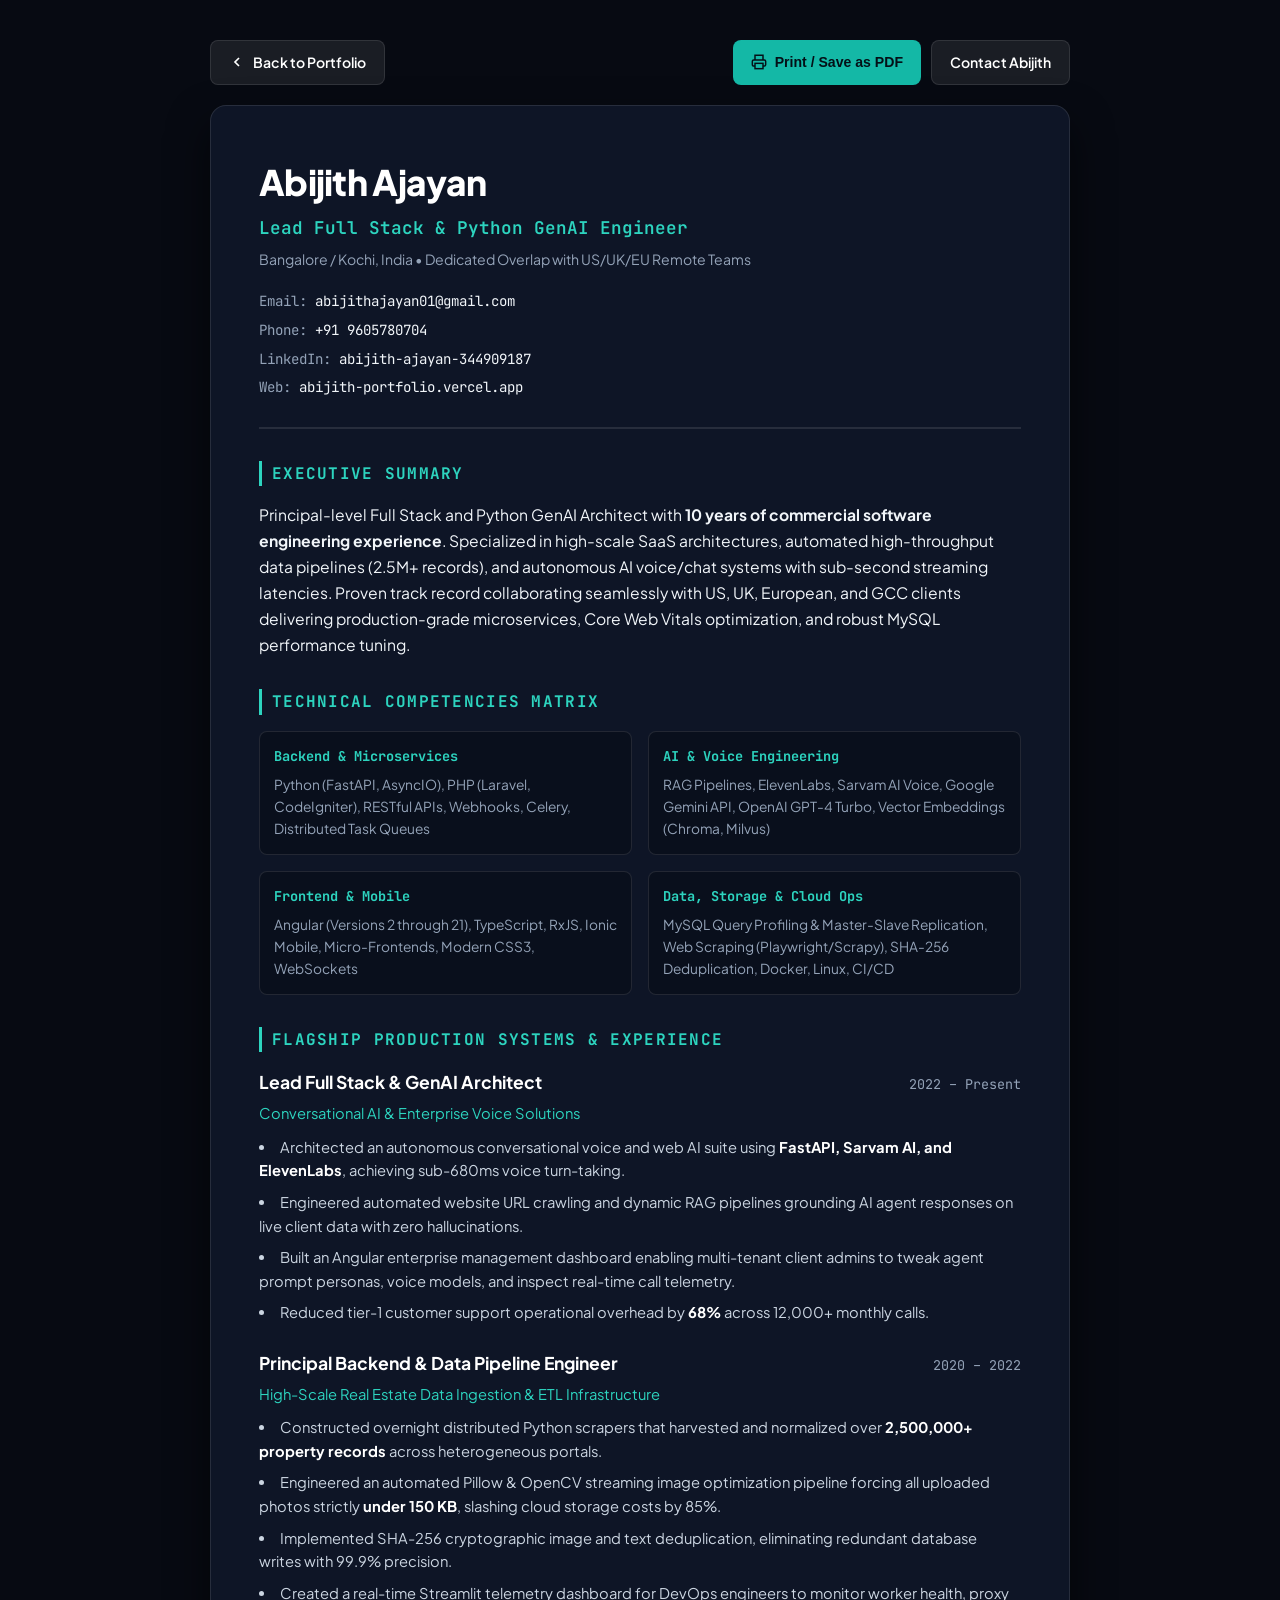
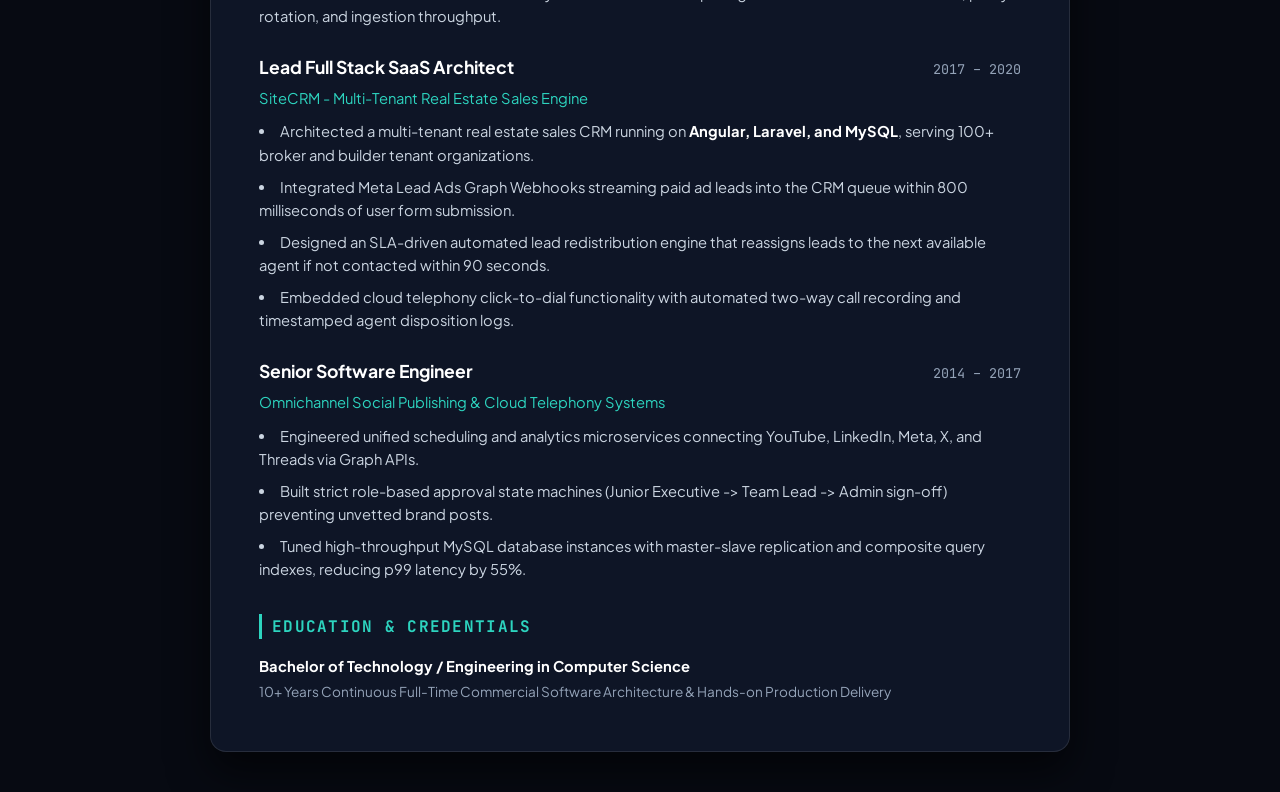
<file: resume.html>
<!DOCTYPE html>
<html lang="en">
<head>
  <meta charset="UTF-8">
  <meta name="viewport" content="width=device-width, initial-scale=1.0">
  <title>Resume - Abijith Ajayan | Lead Full Stack & Python GenAI Engineer</title>
  <meta name="description" content="Official technical resume of Abijith Ajayan - Lead Full Stack & Python GenAI Engineer with 10 years experience.">
  <link rel="preconnect" href="https://fonts.googleapis.com">
  <link rel="preconnect" href="https://fonts.gstatic.com" crossorigin>
  <link href="https://fonts.googleapis.com/css2?family=JetBrains+Mono:wght@400;500;600;700&family=Plus+Jakarta+Sans:wght@400;500;600;700;800&display=swap" rel="stylesheet">
  <style>
    :root {
      --bg: #070a12;
      --card-bg: #0e1526;
      --text: #f1f5f9;
      --text-muted: #94a3b8;
      --accent: #2dd4bf;
      --border: rgba(255, 255, 255, 0.1);
      --font-sans: 'Plus Jakarta Sans', -apple-system, sans-serif;
      --font-mono: 'JetBrains Mono', monospace;
    }

    * { box-sizing: border-box; margin: 0; padding: 0; }

    body {
      background-color: var(--bg);
      color: var(--text);
      font-family: var(--font-sans);
      line-height: 1.6;
      padding: 40px 20px;
    }

    .resume-container {
      max-width: 860px;
      margin: 0 auto;
      background: var(--card-bg);
      border: 1px solid var(--border);
      border-radius: 16px;
      padding: 48px;
      box-shadow: 0 20px 40px rgba(0,0,0,0.6);
    }

    .resume-actions-bar {
      max-width: 860px;
      margin: 0 auto 20px auto;
      display: flex;
      justify-content: space-between;
      align-items: center;
      flex-wrap: wrap;
      gap: 12px;
    }

    .btn {
      display: inline-flex;
      align-items: center;
      gap: 8px;
      padding: 10px 18px;
      border-radius: 8px;
      font-size: 0.88rem;
      font-weight: 600;
      text-decoration: none;
      cursor: pointer;
      border: none;
      transition: all 0.2s;
    }

    .btn-primary {
      background: #14b8a6;
      color: #041017;
    }
    .btn-primary:hover { background: #2dd4bf; }

    .btn-secondary {
      background: rgba(255, 255, 255, 0.08);
      color: #fff;
      border: 1px solid var(--border);
    }
    .btn-secondary:hover { background: rgba(255, 255, 255, 0.15); }

    /* Header */
    .r-header {
      border-bottom: 2px solid var(--border);
      padding-bottom: 28px;
      margin-bottom: 32px;
      display: flex;
      justify-content: space-between;
      align-items: flex-start;
      flex-wrap: wrap;
      gap: 20px;
    }

    .r-name {
      font-size: 2.2rem;
      font-weight: 800;
      color: #fff;
      letter-spacing: -0.02em;
    }

    .r-title {
      font-size: 1.1rem;
      color: var(--accent);
      font-weight: 600;
      font-family: var(--font-mono);
      margin-top: 4px;
    }

    .r-contacts {
      display: flex;
      flex-direction: column;
      gap: 6px;
      font-size: 0.88rem;
      color: var(--text-muted);
      font-family: var(--font-mono);
    }

    .r-contacts a {
      color: var(--text);
      text-decoration: none;
    }
    .r-contacts a:hover { color: var(--accent); }

    /* Sections */
    .r-section {
      margin-bottom: 32px;
    }

    .r-section-title {
      font-size: 1rem;
      font-family: var(--font-mono);
      font-weight: 700;
      text-transform: uppercase;
      letter-spacing: 0.08em;
      color: var(--accent);
      margin-bottom: 16px;
      border-left: 3px solid var(--accent);
      padding-left: 10px;
    }

    .r-summary {
      font-size: 0.98rem;
      color: var(--text);
      line-height: 1.65;
    }

    /* Experience Item */
    .exp-item {
      margin-bottom: 24px;
    }

    .exp-header {
      display: flex;
      justify-content: space-between;
      align-items: baseline;
      flex-wrap: wrap;
      margin-bottom: 6px;
    }

    .exp-role {
      font-size: 1.1rem;
      font-weight: 700;
      color: #fff;
    }

    .exp-period {
      font-size: 0.84rem;
      font-family: var(--font-mono);
      color: var(--text-muted);
    }

    .exp-company {
      font-size: 0.92rem;
      color: var(--accent);
      margin-bottom: 10px;
    }

    .exp-bullets {
      list-style-position: inside;
      display: flex;
      flex-direction: column;
      gap: 8px;
      font-size: 0.92rem;
      color: #cbd5e1;
    }

    .exp-bullets strong {
      color: #fff;
    }

    /* Skills Grid */
    .skills-grid {
      display: grid;
      grid-template-columns: repeat(2, 1fr);
      gap: 16px;
    }

    @media (max-width: 600px) {
      .skills-grid { grid-template-columns: 1fr; }
      .resume-container { padding: 24px 18px; }
    }

    .skill-cat {
      background: rgba(8, 12, 22, 0.6);
      border: 1px solid var(--border);
      border-radius: 8px;
      padding: 14px;
    }

    .skill-cat-title {
      font-size: 0.85rem;
      font-family: var(--font-mono);
      font-weight: 700;
      color: var(--accent);
      margin-bottom: 6px;
    }

    .skill-cat-tags {
      font-size: 0.86rem;
      color: var(--text-muted);
    }

    /* Print Styles */
    @media print {
      body {
        background: #ffffff !important;
        color: #0f172a !important;
        padding: 0 !important;
      }
      .resume-actions-bar {
        display: none !important;
      }
      .resume-container {
        border: none !important;
        box-shadow: none !important;
        padding: 0 !important;
        max-width: 100% !important;
        color: #0f172a !important;
      }
      .r-name, .exp-role, .exp-bullets strong {
        color: #000000 !important;
      }
      .r-title, .r-section-title, .exp-company, .skill-cat-title {
        color: #0f766e !important;
      }
      .r-contacts, .exp-period, .skill-cat-tags {
        color: #475569 !important;
      }
      .skill-cat {
        border: 1px solid #cbd5e1 !important;
        background: #f8fafc !important;
      }
      .exp-bullets {
        color: #1e293b !important;
      }
    }
  </style>
</head>
<body>

  <!-- Top Actions Bar -->
  <div class="resume-actions-bar">
    <a href="./index.html" class="btn btn-secondary">
      <svg width="16" height="16" viewBox="0 0 24 24" fill="none" stroke="currentColor" stroke-width="2.5"><polyline points="15 18 9 12 15 6"></polyline></svg>
      Back to Portfolio
    </a>

    <div style="display: flex; gap: 10px;">
      <button onclick="window.print()" class="btn btn-primary">
        <svg width="16" height="16" viewBox="0 0 24 24" fill="none" stroke="currentColor" stroke-width="2.2"><polyline points="6 9 6 2 18 2 18 9"></polyline><path d="M6 18H4a2 2 0 0 1-2-2v-5a2 2 0 0 1 2-2h16a2 2 0 0 1 2 2v5a2 2 0 0 1-2 2h-2"></path><rect x="6" y="14" width="12" height="8"></rect></svg>
        Print / Save as PDF
      </button>
      <a href="mailto:abijithajayan01@gmail.com?subject=Contract%20Inquiry%20via%20Resume" class="btn btn-secondary">
        Contact Abijith
      </a>
    </div>
  </div>

  <div class="resume-container">
    <!-- Header -->
    <header class="r-header">
      <div>
        <h1 class="r-name">Abijith Ajayan</h1>
        <div class="r-title">Lead Full Stack & Python GenAI Engineer</div>
        <div style="font-size: 0.88rem; color: var(--text-muted); margin-top: 6px;">
          Bangalore / Kochi, India • Dedicated Overlap with US/UK/EU Remote Teams
        </div>
      </div>

      <div class="r-contacts">
        <div>Email: <a href="mailto:abijithajayan01@gmail.com">abijithajayan01@gmail.com</a></div>
        <div>Phone: <a href="tel:+919605780704">+91 9605780704</a></div>
        <div>LinkedIn: <a href="https://www.linkedin.com/in/abijith-ajayan-344909187" target="_blank">abijith-ajayan-344909187</a></div>
        <div>Web: <a href="./index.html">abijith-portfolio.vercel.app</a></div>
      </div>
    </header>

    <!-- Executive Summary -->
    <section class="r-section">
      <h2 class="r-section-title">Executive Summary</h2>
      <p class="r-summary">
        Principal-level Full Stack and Python GenAI Architect with <strong>10 years of commercial software engineering experience</strong>. Specialized in high-scale SaaS architectures, automated high-throughput data pipelines (2.5M+ records), and autonomous AI voice/chat systems with sub-second streaming latencies. Proven track record collaborating seamlessly with US, UK, European, and GCC clients delivering production-grade microservices, Core Web Vitals optimization, and robust MySQL performance tuning.
      </p>
    </section>

    <!-- Core Competencies -->
    <section class="r-section">
      <h2 class="r-section-title">Technical Competencies Matrix</h2>
      <div class="skills-grid">
        <div class="skill-cat">
          <div class="skill-cat-title">Backend & Microservices</div>
          <div class="skill-cat-tags">Python (FastAPI, AsyncIO), PHP (Laravel, CodeIgniter), RESTful APIs, Webhooks, Celery, Distributed Task Queues</div>
        </div>
        <div class="skill-cat">
          <div class="skill-cat-title">AI & Voice Engineering</div>
          <div class="skill-cat-tags">RAG Pipelines, ElevenLabs, Sarvam AI Voice, Google Gemini API, OpenAI GPT-4 Turbo, Vector Embeddings (Chroma, Milvus)</div>
        </div>
        <div class="skill-cat">
          <div class="skill-cat-title">Frontend & Mobile</div>
          <div class="skill-cat-tags">Angular (Versions 2 through 21), TypeScript, RxJS, Ionic Mobile, Micro-Frontends, Modern CSS3, WebSockets</div>
        </div>
        <div class="skill-cat">
          <div class="skill-cat-title">Data, Storage & Cloud Ops</div>
          <div class="skill-cat-tags">MySQL Query Profiling & Master-Slave Replication, Web Scraping (Playwright/Scrapy), SHA-256 Deduplication, Docker, Linux, CI/CD</div>
        </div>
      </div>
    </section>

    <!-- Flagship Systems & Production Experience -->
    <section class="r-section">
      <h2 class="r-section-title">Flagship Production Systems & Experience</h2>

      <!-- Role 1 -->
      <article class="exp-item">
        <div class="exp-header">
          <div class="exp-role">Lead Full Stack & GenAI Architect</div>
          <div class="exp-period">2022 – Present</div>
        </div>
        <div class="exp-company">Conversational AI & Enterprise Voice Solutions</div>
        <ul class="exp-bullets">
          <li>Architected an autonomous conversational voice and web AI suite using <strong>FastAPI, Sarvam AI, and ElevenLabs</strong>, achieving sub-680ms voice turn-taking.</li>
          <li>Engineered automated website URL crawling and dynamic RAG pipelines grounding AI agent responses on live client data with zero hallucinations.</li>
          <li>Built an Angular enterprise management dashboard enabling multi-tenant client admins to tweak agent prompt personas, voice models, and inspect real-time call telemetry.</li>
          <li>Reduced tier-1 customer support operational overhead by <strong>68%</strong> across 12,000+ monthly calls.</li>
        </ul>
      </article>

      <!-- Role 2 -->
      <article class="exp-item">
        <div class="exp-header">
          <div class="exp-role">Principal Backend & Data Pipeline Engineer</div>
          <div class="exp-period">2020 – 2022</div>
        </div>
        <div class="exp-company">High-Scale Real Estate Data Ingestion & ETL Infrastructure</div>
        <ul class="exp-bullets">
          <li>Constructed overnight distributed Python scrapers that harvested and normalized over <strong>2,500,000+ property records</strong> across heterogeneous portals.</li>
          <li>Engineered an automated Pillow & OpenCV streaming image optimization pipeline forcing all uploaded photos strictly <strong>under 150 KB</strong>, slashing cloud storage costs by 85%.</li>
          <li>Implemented SHA-256 cryptographic image and text deduplication, eliminating redundant database writes with 99.9% precision.</li>
          <li>Created a real-time Streamlit telemetry dashboard for DevOps engineers to monitor worker health, proxy rotation, and ingestion throughput.</li>
        </ul>
      </article>

      <!-- Role 3 -->
      <article class="exp-item">
        <div class="exp-header">
          <div class="exp-role">Lead Full Stack SaaS Architect</div>
          <div class="exp-period">2017 – 2020</div>
        </div>
        <div class="exp-company">SiteCRM - Multi-Tenant Real Estate Sales Engine</div>
        <ul class="exp-bullets">
          <li>Architected a multi-tenant real estate sales CRM running on <strong>Angular, Laravel, and MySQL</strong>, serving 100+ broker and builder tenant organizations.</li>
          <li>Integrated Meta Lead Ads Graph Webhooks streaming paid ad leads into the CRM queue within 800 milliseconds of user form submission.</li>
          <li>Designed an SLA-driven automated lead redistribution engine that reassigns leads to the next available agent if not contacted within 90 seconds.</li>
          <li>Embedded cloud telephony click-to-dial functionality with automated two-way call recording and timestamped agent disposition logs.</li>
        </ul>
      </article>

      <!-- Role 4 -->
      <article class="exp-item">
        <div class="exp-header">
          <div class="exp-role">Senior Software Engineer</div>
          <div class="exp-period">2014 – 2017</div>
        </div>
        <div class="exp-company">Omnichannel Social Publishing & Cloud Telephony Systems</div>
        <ul class="exp-bullets">
          <li>Engineered unified scheduling and analytics microservices connecting YouTube, LinkedIn, Meta, X, and Threads via Graph APIs.</li>
          <li>Built strict role-based approval state machines (Junior Executive -> Team Lead -> Admin sign-off) preventing unvetted brand posts.</li>
          <li>Tuned high-throughput MySQL database instances with master-slave replication and composite query indexes, reducing p99 latency by 55%.</li>
        </ul>
      </article>
    </section>

    <!-- Education & Certifications -->
    <section class="r-section" style="margin-bottom: 0;">
      <h2 class="r-section-title">Education & Credentials</h2>
      <div style="font-size: 0.92rem; color: #cbd5e1;">
        <div style="font-weight: 700; color: #fff;">Bachelor of Technology / Engineering in Computer Science</div>
        <div style="color: var(--text-muted); font-size: 0.85rem; margin-top: 2px;">
          10+ Years Continuous Full-Time Commercial Software Architecture & Hands-on Production Delivery
        </div>
      </div>
    </section>
  </div>

</body>
</html>
</file>
<file: css/styles.css>
/* ==========================================================================
   ABIJITH AJAYAN - PORTFOLIO DESIGN SYSTEM
   Modern Dark-Mode Engineering Aesthetic (Slate/Zinc + Teal/Emerald)
   High Performance, Zero Runtime Overhead, Sub-800ms Load Speed
   ========================================================================== */

/* --- Custom Properties / Design Tokens --- */
:root {
  /* Slate & Zinc Dark Palette */
  --bg-primary: #070a12;
  --bg-secondary: #0d1322;
  --bg-tertiary: #141c2e;
  --bg-card: rgba(16, 24, 40, 0.75);
  --bg-card-hover: rgba(22, 33, 56, 0.9);
  --bg-glass: rgba(13, 19, 34, 0.78);
  --bg-glass-heavy: rgba(8, 12, 22, 0.92);

  /* Accent & Brand Colors */
  --teal-400: #2dd4bf;
  --teal-500: #14b8a6;
  --teal-600: #0d9488;
  --emerald-400: #34d399;
  --emerald-500: #10b981;
  --cyan-400: #22d3ee;
  --cyan-500: #06b6d4;
  --blue-500: #3b82f6;

  /* Accent Gradients */
  --grad-primary: linear-gradient(135deg, #2dd4bf 0%, #10b981 50%, #06b6d4 100%);
  --grad-glow: radial-gradient(circle at 50% 50%, rgba(20, 184, 166, 0.15) 0%, transparent 70%);
  --grad-card-border: linear-gradient(135deg, rgba(45, 212, 191, 0.35), rgba(255, 255, 255, 0.05), rgba(16, 185, 129, 0.2));

  /* Neutral Text Tokens */
  --text-white: #ffffff;
  --text-primary: #f1f5f9;
  --text-secondary: #94a3b8;
  --text-muted: #64748b;
  --text-accent: #2dd4bf;

  /* Borders & Dividers */
  --border-subtle: rgba(255, 255, 255, 0.08);
  --border-medium: rgba(255, 255, 255, 0.14);
  --border-glow: rgba(45, 212, 191, 0.35);

  /* Typography */
  --font-sans: 'Plus Jakarta Sans', -apple-system, BlinkMacSystemFont, 'Segoe UI', Roboto, sans-serif;
  --font-mono: 'JetBrains Mono', 'Fira Code', monospace;

  /* Shadows */
  --shadow-sm: 0 2px 8px rgba(0, 0, 0, 0.3);
  --shadow-md: 0 8px 24px -4px rgba(0, 0, 0, 0.5);
  --shadow-lg: 0 20px 40px -8px rgba(0, 0, 0, 0.7);
  --shadow-glow: 0 0 35px -5px rgba(20, 184, 166, 0.25);
  --shadow-glow-emerald: 0 0 30px -5px rgba(16, 185, 129, 0.3);

  /* Layout */
  --container-max: 1240px;
  --nav-height: 72px;
  --radius-sm: 8px;
  --radius-md: 14px;
  --radius-lg: 20px;
  --radius-full: 9999px;

  /* Transitions */
  --transition-fast: 150ms cubic-bezier(0.4, 0, 0.2, 1);
  --transition-normal: 250ms cubic-bezier(0.4, 0, 0.2, 1);
  --transition-smooth: 400ms cubic-bezier(0.16, 1, 0.3, 1);
}

/* --- Base & Reset --- */
*, *::before, *::after {
  box-sizing: border-box;
  margin: 0;
  padding: 0;
}

html {
  font-family: var(--font-sans);
  background-color: var(--bg-primary);
  color: var(--text-primary);
  scroll-behavior: smooth;
  scroll-padding-top: calc(var(--nav-height) + 24px);
  -webkit-font-smoothing: antialiased;
  -moz-osx-font-smoothing: grayscale;
  text-rendering: optimizeLegibility;
}

body {
  min-height: 100vh;
  position: relative;
  overflow-x: hidden;
  line-height: 1.6;
  background-color: var(--bg-primary);
  background-image: 
    radial-gradient(ellipse 80% 50% at 50% -20%, rgba(20, 184, 166, 0.12), transparent),
    radial-gradient(ellipse 60% 40% at 90% 40%, rgba(6, 182, 212, 0.06), transparent),
    radial-gradient(ellipse 50% 30% at 10% 70%, rgba(16, 185, 129, 0.06), transparent);
  background-attachment: fixed;
}

/* Subtle Engineering Grid Overlay */
body::before {
  content: "";
  position: fixed;
  top: 0;
  left: 0;
  width: 100vw;
  height: 100vh;
  pointer-events: none;
  background-size: 40px 40px;
  background-image: 
    linear-gradient(to right, rgba(255, 255, 255, 0.02) 1px, transparent 1px),
    linear-gradient(to bottom, rgba(255, 255, 255, 0.02) 1px, transparent 1px);
  z-index: 0;
}

a {
  color: inherit;
  text-decoration: none;
  transition: color var(--transition-fast);
}

img {
  max-width: 100%;
  height: auto;
  display: block;
}

button {
  font-family: inherit;
  cursor: pointer;
  border: none;
  background: none;
}

/* Typography Hierarchy */
h1, h2, h3, h4, h5, h6 {
  font-weight: 700;
  line-height: 1.2;
  color: var(--text-white);
  letter-spacing: -0.025em;
}

.text-gradient {
  background: var(--grad-primary);
  -webkit-background-clip: text;
  -webkit-text-fill-color: transparent;
  background-clip: text;
}

.font-mono {
  font-family: var(--font-mono);
}

/* Layout Utilities */
.container {
  width: 100%;
  max-width: var(--container-max);
  margin-left: auto;
  margin-right: auto;
  padding-left: 24px;
  padding-right: 24px;
  position: relative;
  z-index: 1;
}

.section {
  padding-top: 100px;
  padding-bottom: 100px;
  position: relative;
}

@media (max-width: 768px) {
  .section {
    padding-top: 60px;
    padding-bottom: 60px;
  }
}

.section-header {
  text-align: center;
  max-width: 760px;
  margin: 0 auto 56px auto;
}

.section-tag {
  display: inline-flex;
  align-items: center;
  gap: 8px;
  padding: 6px 14px;
  background: rgba(20, 184, 166, 0.1);
  border: 1px solid rgba(45, 212, 191, 0.25);
  border-radius: var(--radius-full);
  font-family: var(--font-mono);
  font-size: 0.78rem;
  font-weight: 600;
  text-transform: uppercase;
  letter-spacing: 0.08em;
  color: var(--teal-400);
  margin-bottom: 16px;
}

.section-title {
  font-size: clamp(2rem, 3.5vw, 2.75rem);
  margin-bottom: 16px;
}

.section-desc {
  font-size: 1.1rem;
  color: var(--text-secondary);
  line-height: 1.65;
}

/* ==========================================================================
   NAVIGATION BAR
   ========================================================================== */
.site-nav {
  position: sticky;
  top: 0;
  width: 100%;
  height: var(--nav-height);
  background: var(--bg-glass);
  backdrop-filter: blur(16px);
  -webkit-backdrop-filter: blur(16px);
  border-bottom: 1px solid var(--border-subtle);
  z-index: 100;
  transition: all var(--transition-normal);
}

.site-nav.scrolled {
  background: var(--bg-glass-heavy);
  border-bottom-color: var(--border-medium);
  box-shadow: var(--shadow-md);
}

.nav-container {
  display: flex;
  align-items: center;
  justify-content: space-between;
  height: 100%;
}

.nav-brand {
  display: flex;
  align-items: center;
  gap: 12px;
}

.brand-monogram {
  width: 40px;
  height: 40px;
  border-radius: 10px;
  background: linear-gradient(135deg, rgba(45, 212, 191, 0.2), rgba(16, 185, 129, 0.08));
  border: 1px solid var(--border-glow);
  display: flex;
  align-items: center;
  justify-content: center;
  font-family: var(--font-mono);
  font-size: 0.95rem;
  font-weight: 700;
  color: var(--teal-400);
  box-shadow: 0 0 15px rgba(20, 184, 166, 0.2);
}

.brand-text {
  display: flex;
  flex-direction: column;
}

.brand-name {
  font-size: 1.05rem;
  font-weight: 700;
  color: var(--text-white);
  letter-spacing: -0.01em;
}

.brand-sub {
  font-size: 0.72rem;
  font-family: var(--font-mono);
  color: var(--teal-400);
  letter-spacing: 0.04em;
}

.nav-links {
  display: flex;
  align-items: center;
  gap: 32px;
  list-style: none;
}

.nav-link {
  font-size: 0.9rem;
  font-weight: 500;
  color: var(--text-secondary);
  transition: color var(--transition-fast);
  position: relative;
  padding: 6px 0;
}

.nav-link:hover,
.nav-link.active {
  color: var(--text-white);
}

.nav-link.active::after {
  content: "";
  position: absolute;
  bottom: 0;
  left: 0;
  width: 100%;
  height: 2px;
  background: var(--grad-primary);
  border-radius: 2px;
}

.nav-actions {
  display: flex;
  align-items: center;
  gap: 14px;
}

.btn {
  display: inline-flex;
  align-items: center;
  justify-content: center;
  gap: 8px;
  padding: 10px 20px;
  font-size: 0.88rem;
  font-weight: 600;
  border-radius: var(--radius-sm);
  transition: all var(--transition-normal);
  white-space: nowrap;
  text-decoration: none;
}

.btn-primary {
  background: var(--grad-primary);
  color: #041017;
  font-weight: 700;
  box-shadow: 0 4px 16px rgba(45, 212, 191, 0.3);
}

.btn-primary:hover {
  transform: translateY(-2px);
  box-shadow: 0 8px 24px rgba(45, 212, 191, 0.45);
}

.btn-secondary {
  background: rgba(255, 255, 255, 0.05);
  color: var(--text-white);
  border: 1px solid var(--border-medium);
}

.btn-secondary:hover {
  background: rgba(255, 255, 255, 0.1);
  border-color: var(--teal-400);
  transform: translateY(-2px);
}

.btn-outline-teal {
  background: rgba(20, 184, 166, 0.08);
  color: var(--teal-400);
  border: 1px solid rgba(45, 212, 191, 0.3);
}

.btn-outline-teal:hover {
  background: rgba(20, 184, 166, 0.16);
  border-color: var(--teal-400);
}

.btn-whatsapp {
  background: #25D366;
  color: #041017;
  font-weight: 700;
  box-shadow: 0 4px 16px rgba(37, 211, 102, 0.3);
}

.btn-whatsapp:hover {
  background: #20bd5a;
  color: #041017;
  transform: translateY(-2px);
  box-shadow: 0 8px 24px rgba(37, 211, 102, 0.45);
}

.btn-sm {
  padding: 7px 14px;
  font-size: 0.8rem;
}

.btn-lg {
  padding: 14px 28px;
  font-size: 1rem;
}

/* Mobile Nav Toggle */
.nav-mobile-toggle {
  display: none;
  flex-direction: column;
  gap: 5px;
  width: 32px;
  height: 32px;
  justify-content: center;
  align-items: center;
}

.nav-mobile-toggle span {
  width: 22px;
  height: 2px;
  background-color: var(--text-white);
  border-radius: 2px;
  transition: all var(--transition-fast);
}

/* ==========================================================================
   HERO SECTION
   ========================================================================== */
.hero {
  padding-top: 60px;
  padding-bottom: 80px;
  position: relative;
}

.hero-grid {
  display: grid;
  grid-template-columns: 1.25fr 0.95fr;
  gap: 56px;
  align-items: center;
}

@media (max-width: 992px) {
  .hero-grid {
    grid-template-columns: 1fr;
    gap: 48px;
  }
}

.badge-status {
  display: inline-flex;
  align-items: center;
  gap: 10px;
  padding: 7px 16px;
  background: rgba(16, 185, 129, 0.1);
  border: 1px solid rgba(52, 211, 153, 0.35);
  border-radius: var(--radius-full);
  font-family: var(--font-mono);
  font-size: 0.82rem;
  font-weight: 600;
  color: var(--emerald-400);
  margin-bottom: 24px;
  box-shadow: 0 0 20px rgba(16, 185, 129, 0.15);
}

.radar-dot {
  position: relative;
  width: 9px;
  height: 9px;
  background: var(--emerald-400);
  border-radius: 50%;
}

.radar-dot::after {
  content: "";
  position: absolute;
  top: -4px;
  left: -4px;
  width: 17px;
  height: 17px;
  border-radius: 50%;
  border: 2px solid var(--emerald-400);
  animation: radarPulse 2s cubic-bezier(0, 0.2, 0.8, 1) infinite;
}

@keyframes radarPulse {
  0% { transform: scale(0.6); opacity: 1; }
  100% { transform: scale(2.2); opacity: 0; }
}

.hero-headline {
  font-size: clamp(2.3rem, 4.2vw, 3.5rem);
  font-weight: 800;
  line-height: 1.15;
  letter-spacing: -0.03em;
  margin-bottom: 16px;
}

.hero-role {
  display: inline-block;
  font-family: var(--font-mono);
  font-size: 1.05rem;
  font-weight: 600;
  color: var(--teal-400);
  margin-bottom: 20px;
  background: rgba(20, 184, 166, 0.08);
  padding: 4px 12px;
  border-radius: 6px;
  border-left: 3px solid var(--teal-400);
}

.hero-subheadline {
  font-size: 1.15rem;
  color: var(--text-secondary);
  line-height: 1.65;
  margin-bottom: 32px;
  max-width: 620px;
}

.hero-cta-group {
  display: flex;
  flex-wrap: wrap;
  align-items: center;
  gap: 16px;
  margin-bottom: 36px;
}

.hero-location-badge {
  display: flex;
  align-items: center;
  gap: 8px;
  font-size: 0.86rem;
  color: var(--text-muted);
}

.hero-location-badge svg {
  color: var(--teal-400);
  flex-shrink: 0;
}

/* Hero Portrait Card */
.hero-visual-card {
  position: relative;
  background: linear-gradient(145deg, rgba(20, 28, 48, 0.9), rgba(11, 16, 29, 0.95));
  border: 1px solid var(--border-subtle);
  border-radius: var(--radius-lg);
  padding: 24px;
  box-shadow: var(--shadow-lg), var(--shadow-glow);
  overflow: hidden;
}

.hero-visual-card::before {
  content: "";
  position: absolute;
  top: 0;
  left: 0;
  right: 0;
  height: 2px;
  background: var(--grad-primary);
}

.portrait-wrapper {
  position: relative;
  border-radius: var(--radius-md);
  overflow: hidden;
  margin-bottom: 20px;
  border: 1px solid var(--border-medium);
  aspect-ratio: 1 / 1;
}

.portrait-img {
  width: 100%;
  height: 100%;
  object-fit: cover;
  object-position: center top;
  transition: transform var(--transition-smooth);
}

.hero-visual-card:hover .portrait-img {
  transform: scale(1.02);
}

.portrait-overlay-chips {
  position: absolute;
  bottom: 12px;
  left: 12px;
  right: 12px;
  display: flex;
  gap: 8px;
  flex-wrap: wrap;
}

.chip-tag {
  background: rgba(8, 12, 22, 0.85);
  backdrop-filter: blur(8px);
  padding: 4px 10px;
  border-radius: var(--radius-sm);
  font-size: 0.72rem;
  font-family: var(--font-mono);
  color: var(--teal-400);
  border: 1px solid rgba(45, 212, 191, 0.3);
}

/* ==========================================================================
   MOBILE HERO SECTION REDESIGN (Viewport <= 640px)
   Strictly isolated to mobile screens. Desktop view is 100% untouched.
   ========================================================================== */
@media (max-width: 640px) {
  /* 1. Hero Container Spacing */
  .hero {
    padding-top: 24px !important;
    padding-bottom: 40px !important;
  }

  .hero-grid {
    gap: 32px !important;
  }

  /* 2. Availability Status Badge */
  .badge-status {
    padding: 6px 12px !important;
    font-size: 0.72rem !important;
    line-height: 1.35 !important;
    gap: 8px !important;
    margin-bottom: 16px !important;
    max-width: 100% !important;
    border-radius: 20px !important;
    display: inline-flex !important;
    align-items: center !important;
  }

  .radar-dot {
    width: 7px !important;
    height: 7px !important;
    flex-shrink: 0 !important;
  }

  .radar-dot::after {
    top: -3px !important;
    left: -3px !important;
    width: 13px !important;
    height: 13px !important;
  }

  /* 3. Hero Headline: Prevent awkward hyphenation & balance typographic hierarchy */
  .hero-headline {
    font-size: clamp(1.85rem, 8vw, 2.25rem) !important;
    line-height: 1.18 !important;
    letter-spacing: -0.03em !important;
    margin-bottom: 14px !important;
  }

  .hero-headline span.text-gradient {
    white-space: nowrap !important;
    display: inline-block !important;
  }

  /* 4. Role Callout Badge */
  .hero-role {
    font-size: 0.8rem !important;
    line-height: 1.45 !important;
    padding: 6px 10px !important;
    margin-bottom: 16px !important;
    border-radius: 6px !important;
    border-left-width: 2.5px !important;
    display: block !important;
  }

  /* 5. Sub-headline Paragraph */
  .hero-subheadline {
    font-size: 0.92rem !important;
    line-height: 1.55 !important;
    margin-bottom: 22px !important;
    color: var(--text-secondary) !important;
  }

  /* 6. Call-to-Action Buttons Group: Balanced full-width 2-column action grid */
  .hero-cta-group {
    display: grid !important;
    grid-template-columns: 1.05fr 1fr !important;
    gap: 10px !important;
    width: 100% !important;
    margin-bottom: 22px !important;
  }

  .hero-cta-group .btn {
    width: 100% !important;
    justify-content: center !important;
    height: 46px !important;
    min-height: 46px !important;
    padding: 0 10px !important;
    font-size: 0.84rem !important;
    box-sizing: border-box !important;
    white-space: nowrap !important;
    gap: 6px !important;
    border-radius: 8px !important;
    box-shadow: 0 4px 14px rgba(0, 0, 0, 0.4) !important;
  }

  .hero-cta-group .btn svg {
    width: 16px !important;
    height: 16px !important;
    flex-shrink: 0 !important;
  }

  /* 7. Location & Remote Overlap Footnote */
  .hero-location-badge {
    font-size: 0.76rem !important;
    line-height: 1.45 !important;
    display: flex !important;
    align-items: flex-start !important;
    gap: 8px !important;
  }

  .hero-location-badge svg {
    margin-top: 2px !important;
    width: 14px !important;
    height: 14px !important;
    flex-shrink: 0 !important;
  }

  /* 8. Hero Visual Portrait Card on Mobile */
  .hero-visual-card {
    padding: 16px !important;
    border-radius: 14px !important;
    margin-top: 8px !important;
  }

  .portrait-wrapper {
    margin-bottom: 14px !important;
    border-radius: 10px !important;
  }

  .portrait-overlay-chips {
    gap: 5px !important;
    bottom: 8px !important;
    left: 8px !important;
    right: 8px !important;
  }

  .chip-tag {
    font-size: 0.68rem !important;
    padding: 3px 8px !important;
  }

  /* 9. Trust Metrics Bar on Mobile */
  .trust-metrics-bar {
    padding: 16px 14px !important;
    margin-top: 30px !important;
    border-radius: 12px !important;
  }

  .metrics-grid {
    grid-template-columns: repeat(2, 1fr) !important;
    gap: 16px 12px !important;
  }

  .metric-number {
    font-size: 1.45rem !important;
  }

  .metric-label {
    font-size: 0.74rem !important;
    line-height: 1.35 !important;
  }
}

@media (max-width: 360px) {
  .hero-cta-group {
    grid-template-columns: 1fr !important;
    gap: 8px !important;
  }
}

/* Quick Trust Metrics Banner */
.trust-metrics-bar {
  margin-top: 50px;
  background: linear-gradient(180deg, rgba(16, 24, 40, 0.85), rgba(10, 16, 28, 0.95));
  border: 1px solid var(--border-medium);
  border-radius: var(--radius-md);
  padding: 24px 32px;
  box-shadow: var(--shadow-md);
}

.metrics-grid {
  display: grid;
  grid-template-columns: repeat(4, 1fr);
  gap: 24px;
}

@media (max-width: 900px) {
  .metrics-grid {
    grid-template-columns: repeat(2, 1fr);
    gap: 20px;
  }
}

.metric-item {
  display: flex;
  flex-direction: column;
  position: relative;
}

.metric-item:not(:last-child)::after {
  content: "";
  position: absolute;
  right: -12px;
  top: 15%;
  height: 70%;
  width: 1px;
  background: var(--border-subtle);
}

@media (max-width: 900px) {
  .metric-item::after {
    display: none !important;
  }
}

.metric-number {
  font-family: var(--font-mono);
  font-size: 1.85rem;
  font-weight: 800;
  color: var(--text-white);
  line-height: 1.1;
  margin-bottom: 4px;
  display: flex;
  align-items: baseline;
  gap: 2px;
}

.metric-number .highlight {
  color: var(--teal-400);
}

.metric-label {
  font-size: 0.84rem;
  color: var(--text-secondary);
  font-weight: 500;
}

/* ==========================================================================
   SERVICES OFFERED SECTION
   ========================================================================== */
.services-grid {
  display: grid;
  grid-template-columns: repeat(2, 1fr);
  gap: 28px;
}

@media (max-width: 860px) {
  .services-grid {
    grid-template-columns: 1fr;
  }
}

.service-card {
  background: var(--bg-card);
  border: 1px solid var(--border-subtle);
  border-radius: var(--radius-md);
  padding: 36px 32px;
  position: relative;
  transition: all var(--transition-normal);
  display: flex;
  flex-direction: column;
  justify-content: space-between;
}

.service-card:hover {
  background: var(--bg-card-hover);
  border-color: var(--border-glow);
  transform: translateY(-4px);
  box-shadow: var(--shadow-lg), var(--shadow-glow);
}

.service-icon-box {
  width: 52px;
  height: 52px;
  border-radius: 12px;
  background: linear-gradient(135deg, rgba(20, 184, 166, 0.15), rgba(6, 182, 212, 0.05));
  border: 1px solid var(--border-glow);
  display: flex;
  align-items: center;
  justify-content: center;
  color: var(--teal-400);
  margin-bottom: 22px;
}

.service-card-title {
  font-size: 1.35rem;
  margin-bottom: 12px;
  color: var(--text-white);
}

.service-card-desc {
  font-size: 0.96rem;
  color: var(--text-secondary);
  line-height: 1.6;
  margin-bottom: 24px;
}

.service-feature-list {
  list-style: none;
  display: flex;
  flex-direction: column;
  gap: 11px;
  margin-bottom: 28px;
  padding-top: 16px;
  border-top: 1px dashed var(--border-subtle);
}

.service-feature-item {
  display: flex;
  align-items: flex-start;
  gap: 10px;
  font-size: 0.88rem;
  color: var(--text-primary);
  line-height: 1.45;
}

.service-feature-item svg {
  color: var(--emerald-400);
  flex-shrink: 0;
  margin-top: 2px;
}

.service-feature-item strong {
  color: var(--text-white);
}

.service-pills {
  display: flex;
  flex-wrap: wrap;
  gap: 8px;
  margin-top: auto;
}

.tech-badge {
  font-family: var(--font-mono);
  font-size: 0.74rem;
  padding: 4px 10px;
  background: rgba(255, 255, 255, 0.04);
  border: 1px solid var(--border-subtle);
  border-radius: var(--radius-sm);
  color: var(--text-secondary);
}

/* ==========================================================================
   13 PRODUCTION PRODUCTS & DELIVERABLES CATALOG
   ========================================================================== */
.projects-count-pill {
  font-family: var(--font-mono);
  font-size: 0.76rem;
  padding: 3px 10px;
  background: rgba(20, 184, 166, 0.12);
  border: 1px solid rgba(45, 212, 191, 0.35);
  border-radius: var(--radius-full);
  color: var(--teal-400);
  font-weight: 600;
}

.projects-control-bar {
  display: flex;
  align-items: center;
  justify-content: space-between;
  gap: 16px;
  flex-wrap: wrap;
  background: rgba(8, 12, 22, 0.6);
  border: 1px solid var(--border-subtle);
  border-radius: var(--radius-md);
  padding: 12px 16px;
  margin-bottom: 24px;
}

.projects-filter-pills {
  display: flex;
  align-items: center;
  flex-wrap: wrap;
  gap: 8px;
}

.project-pill-btn {
  padding: 7px 14px;
  border-radius: var(--radius-full);
  background: rgba(255, 255, 255, 0.04);
  border: 1px solid var(--border-subtle);
  font-size: 0.8rem;
  font-weight: 600;
  color: var(--text-secondary);
  cursor: pointer;
  transition: all var(--transition-fast);
}

.project-pill-btn:hover {
  background: rgba(255, 255, 255, 0.08);
  color: var(--text-white);
}

.project-pill-btn.active {
  background: rgba(20, 184, 166, 0.18);
  border-color: var(--teal-400);
  color: var(--teal-400);
  box-shadow: 0 0 12px rgba(45, 212, 191, 0.25);
}

.projects-search-box {
  display: flex;
  align-items: center;
  gap: 8px;
  background: rgba(255, 255, 255, 0.04);
  border: 1px solid var(--border-subtle);
  border-radius: var(--radius-sm);
  padding: 0 12px;
  height: 38px;
  min-width: 280px;
  flex: 1;
  max-width: 380px;
  transition: border-color var(--transition-fast);
}

.projects-search-box:focus-within {
  border-color: var(--teal-400);
  box-shadow: 0 0 0 2px rgba(45, 212, 191, 0.15);
}

.projects-search-box svg {
  color: var(--text-muted);
  flex-shrink: 0;
}

.projects-search-box input {
  background: transparent;
  border: none;
  outline: none;
  color: var(--text-white);
  font-size: 0.82rem;
  font-family: inherit;
  width: 100%;
}

.projects-search-box input::placeholder {
  color: var(--text-muted);
}

.search-clear-btn {
  background: transparent;
  border: none;
  color: var(--text-muted);
  cursor: pointer;
  font-size: 1.1rem;
  line-height: 1;
  padding: 0 2px;
}

.products-catalog-grid {
  display: grid;
  grid-template-columns: repeat(4, 1fr);
  gap: 16px;
  margin-top: 24px;
}

@media (max-width: 1200px) {
  .products-catalog-grid {
    grid-template-columns: repeat(3, 1fr);
    gap: 14px;
  }
}

@media (max-width: 880px) {
  .products-catalog-grid {
    grid-template-columns: repeat(2, 1fr);
    gap: 12px;
  }
  .projects-search-box {
    max-width: 100%;
    min-width: 100%;
  }
}

@media (max-width: 540px) {
  .products-catalog-grid {
    grid-template-columns: 1fr;
    gap: 12px;
  }
}

.product-catalog-card {
  background: linear-gradient(145deg, rgba(13, 21, 39, 0.78), rgba(8, 14, 25, 0.9));
  border: 1px solid rgba(255, 255, 255, 0.08);
  border-radius: var(--radius-md);
  padding: 16px 14px;
  display: flex;
  flex-direction: column;
  justify-content: space-between;
  gap: 10px;
  min-height: 195px;
  transition: all var(--transition-normal);
  position: relative;
  overflow: hidden;
  box-shadow: 0 4px 18px rgba(0, 0, 0, 0.25);
  backdrop-filter: blur(10px);
}

.product-catalog-card::before {
  content: "";
  position: absolute;
  top: 0;
  left: 0;
  right: 0;
  height: 2px;
  background: linear-gradient(90deg, transparent, rgba(45, 212, 191, 0.6), transparent);
  opacity: 0;
  transition: opacity var(--transition-fast);
}

.product-catalog-card:hover {
  border-color: rgba(45, 212, 191, 0.45);
  transform: translateY(-3px);
  box-shadow: 0 12px 30px rgba(0, 0, 0, 0.5), 0 0 20px rgba(20, 184, 166, 0.12);
}

.product-catalog-card:hover::before {
  opacity: 1;
}

.product-card-top {
  display: flex;
  align-items: center;
  justify-content: space-between;
  gap: 8px;
}

.product-card-index {
  font-family: var(--font-mono);
  font-size: 0.7rem;
  font-weight: 700;
  color: var(--teal-400);
  background: rgba(20, 184, 166, 0.1);
  border: 1px solid rgba(45, 212, 191, 0.25);
  padding: 2px 7px;
  border-radius: 4px;
  letter-spacing: 0.02em;
  white-space: nowrap;
}

.product-card-category {
  font-family: var(--font-mono);
  font-size: 0.68rem;
  color: var(--text-muted);
  text-transform: uppercase;
  letter-spacing: 0.04em;
  font-weight: 600;
  white-space: nowrap;
  overflow: hidden;
  text-overflow: ellipsis;
}

.product-card-title {
  font-size: 1rem;
  font-weight: 700;
  color: var(--text-white);
  line-height: 1.3;
  margin: 0;
}

.product-card-desc {
  font-size: 0.81rem;
  color: var(--text-secondary);
  line-height: 1.48;
  margin: 0;
  flex-grow: 1;
}

.product-tech-stack {
  display: flex;
  flex-wrap: wrap;
  gap: 5px;
  padding-top: 10px;
  border-top: 1px solid rgba(255, 255, 255, 0.05);
  margin-top: auto;
}

.product-tech-pill {
  font-family: var(--font-mono);
  font-size: 0.68rem;
  padding: 2px 7px;
  background: rgba(255, 255, 255, 0.04);
  border: 1px solid rgba(255, 255, 255, 0.07);
  border-radius: 4px;
  color: var(--text-secondary);
  transition: all var(--transition-fast);
  white-space: nowrap;
}

.product-catalog-card:hover .product-tech-pill {
  border-color: rgba(45, 212, 191, 0.25);
  color: #e2e8f0;
}

.product-catalog-card.hidden {
  display: none !important;
}

.no-projects-msg {
  grid-column: 1 / -1;
  text-align: center;
  padding: 40px 20px;
  color: var(--text-muted);
  font-family: var(--font-mono);
  font-size: 0.9rem;
  background: rgba(255, 255, 255, 0.02);
  border: 1px dashed var(--border-subtle);
  border-radius: var(--radius-md);
}

/* ==========================================================================
   WHAT I BUILD FOR CLIENTS - MASTER VIEW SWITCHER (TWO-TAB TOGGLE)
   ========================================================================== */
.build-mode-switcher-wrap {
  display: flex;
  justify-content: center;
  margin-bottom: 28px;
}

.build-mode-switcher {
  display: inline-flex;
  align-items: center;
  background: rgba(13, 20, 36, 0.75);
  border: 1px solid var(--border-subtle);
  border-radius: var(--radius-full);
  padding: 6px;
  gap: 6px;
  box-shadow: 0 8px 24px rgba(0, 0, 0, 0.35);
  backdrop-filter: blur(14px);
}

.build-mode-btn {
  display: inline-flex;
  align-items: center;
  gap: 10px;
  padding: 10px 22px;
  border-radius: var(--radius-full);
  background: transparent;
  border: 1px solid transparent;
  color: var(--text-muted);
  font-size: 0.88rem;
  font-weight: 600;
  cursor: pointer;
  transition: all var(--transition-normal);
  font-family: inherit;
  white-space: nowrap;
}

.build-mode-btn svg {
  color: var(--text-muted);
  transition: color var(--transition-fast);
}

.build-mode-btn:hover {
  color: #fff;
  background: rgba(255, 255, 255, 0.05);
}

.build-mode-btn:hover svg {
  color: var(--teal-400);
}

.build-mode-btn.active {
  background: linear-gradient(135deg, rgba(20, 184, 166, 0.22), rgba(6, 182, 212, 0.12));
  border-color: rgba(45, 212, 191, 0.45);
  color: #fff;
  box-shadow: 0 0 18px rgba(45, 212, 191, 0.2);
}

.build-mode-btn.active svg {
  color: var(--teal-400);
}

.mode-badge {
  font-family: var(--font-mono);
  font-size: 0.72rem;
  font-weight: 700;
  padding: 3px 8px;
  border-radius: var(--radius-full);
  background: rgba(255, 255, 255, 0.06);
  color: var(--text-muted);
  border: 1px solid rgba(255, 255, 255, 0.08);
  transition: all var(--transition-fast);
}

.build-mode-btn.active .mode-badge {
  background: rgba(20, 184, 166, 0.2);
  color: var(--teal-400);
  border-color: rgba(45, 212, 191, 0.35);
}

/* ==========================================================================
   MOBILE SECTION 2 (WHAT I BUILD FOR CLIENTS) REDESIGN
   (Strictly isolated to viewport <= 640px to protect desktop view)
   ========================================================================== */
@media (max-width: 640px) {
  /* 1. Section Spacing & Header */
  #services.section {
    padding-top: 40px !important;
    padding-bottom: 50px !important;
  }

  #services .section-header {
    margin-bottom: 24px !important;
    text-align: center !important;
  }

  #services .section-header > div:first-child {
    display: flex !important;
    align-items: center !important;
    justify-content: center !important;
    gap: 8px !important;
    margin-bottom: 12px !important;
    flex-wrap: wrap !important;
  }

  #services .section-tag {
    font-size: 0.72rem !important;
    padding: 4px 10px !important;
    margin-bottom: 0 !important;
  }

  #services .projects-count-pill {
    font-size: 0.72rem !important;
    padding: 4px 10px !important;
  }

  #services .section-title {
    font-size: clamp(1.75rem, 7.5vw, 2.15rem) !important;
    line-height: 1.2 !important;
    margin-bottom: 10px !important;
  }

  #services .section-desc {
    font-size: 0.88rem !important;
    line-height: 1.5 !important;
    color: var(--text-secondary) !important;
    max-width: 100% !important;
  }

  /* 2. Three Master Showcase Switcher Tabs */
  .build-mode-switcher-wrap {
    margin-bottom: 20px !important;
  }

  .build-mode-switcher {
    display: flex !important;
    flex-direction: column !important;
    gap: 8px !important;
    width: 100% !important;
    padding: 8px !important;
    border-radius: 14px !important;
    background: rgba(10, 16, 28, 0.85) !important;
    border: 1px solid rgba(255, 255, 255, 0.08) !important;
    box-shadow: 0 10px 30px rgba(0, 0, 0, 0.5) !important;
    box-sizing: border-box !important;
  }

  .build-mode-btn {
    display: flex !important;
    align-items: center !important;
    justify-content: space-between !important;
    width: 100% !important;
    padding: 11px 12px !important;
    border-radius: 10px !important;
    font-size: 0.82rem !important;
    font-weight: 600 !important;
    background: rgba(255, 255, 255, 0.03) !important;
    border: 1px solid rgba(255, 255, 255, 0.06) !important;
    color: var(--text-secondary) !important;
    white-space: normal !important;
    text-align: left !important;
    gap: 8px !important;
    box-sizing: border-box !important;
    transition: all 0.2s ease !important;
  }

  .build-mode-btn svg {
    width: 17px !important;
    height: 17px !important;
    flex-shrink: 0 !important;
    color: var(--text-muted) !important;
  }

  .build-mode-btn span:not(.switcher-badge):not(.mode-badge) {
    flex: 1 !important;
    line-height: 1.35 !important;
    color: var(--text-white) !important;
    font-size: 0.82rem !important;
  }

  .build-mode-btn .switcher-badge,
  .build-mode-btn .mode-badge {
    flex-shrink: 0 !important;
    font-size: 0.68rem !important;
    font-family: var(--font-mono) !important;
    font-weight: 700 !important;
    padding: 3px 8px !important;
    border-radius: 6px !important;
    background: rgba(255, 255, 255, 0.06) !important;
    border: 1px solid rgba(255, 255, 255, 0.1) !important;
    color: var(--text-muted) !important;
    white-space: nowrap !important;
  }

  .build-mode-btn.active {
    background: linear-gradient(135deg, rgba(20, 184, 166, 0.22), rgba(6, 182, 212, 0.1)) !important;
    border-color: rgba(45, 212, 191, 0.5) !important;
    box-shadow: 0 0 16px rgba(45, 212, 191, 0.2) !important;
  }

  .build-mode-btn.active svg {
    color: var(--teal-400) !important;
  }

  .build-mode-btn.active .switcher-badge,
  .build-mode-btn.active .mode-badge {
    background: rgba(20, 184, 166, 0.2) !important;
    border-color: rgba(45, 212, 191, 0.4) !important;
    color: var(--teal-400) !important;
  }

  /* 3. Control Bars: Filter Pills (Horizontal Scroll Carousel) + Full-Width Search */
  .projects-control-bar,
  .websites-control-bar,
  .mobile-control-bar {
    display: flex !important;
    flex-direction: column !important;
    align-items: stretch !important;
    padding: 12px 10px !important;
    border-radius: 12px !important;
    margin-bottom: 20px !important;
    gap: 10px !important;
    background: rgba(8, 12, 22, 0.75) !important;
  }

  .projects-filter-pills,
  .websites-filter-pills,
  .mobile-filter-pills {
    display: flex !important;
    flex-wrap: nowrap !important;
    overflow-x: auto !important;
    gap: 8px !important;
    padding: 2px 2px 6px 2px !important;
    width: 100% !important;
    -webkit-overflow-scrolling: touch !important;
    scrollbar-width: none !important;
  }

  .projects-filter-pills::-webkit-scrollbar,
  .websites-filter-pills::-webkit-scrollbar,
  .mobile-filter-pills::-webkit-scrollbar {
    display: none !important;
  }

  .project-pill-btn,
  .website-pill-btn,
  .mobile-pill-btn {
    white-space: nowrap !important;
    flex-shrink: 0 !important;
    padding: 6px 12px !important;
    font-size: 0.76rem !important;
    border-radius: 20px !important;
  }

  .projects-search-box,
  .websites-search-box,
  .mobile-search-box {
    width: 100% !important;
    max-width: 100% !important;
    min-width: 100% !important;
    height: 42px !important;
    margin-top: 2px !important;
    border-radius: 8px !important;
    box-sizing: border-box !important;
    padding: 0 12px !important;
    font-size: 0.82rem !important;
  }

  /* 4. Catalog Card Grids on Mobile */
  .products-catalog-grid,
  .websites-catalog-grid,
  .mobile-catalog-grid {
    grid-template-columns: 1fr !important;
    gap: 14px !important;
    margin-top: 16px !important;
  }

  .product-catalog-card,
  .website-catalog-card,
  .mobile-app-card {
    padding: 16px 14px !important;
    border-radius: 12px !important;
    min-height: auto !important;
  }

  .product-card-title,
  .website-card-title {
    font-size: 1.05rem !important;
    line-height: 1.35 !important;
    margin-bottom: 6px !important;
  }

  .product-card-desc,
  .website-card-desc {
    font-size: 0.82rem !important;
    line-height: 1.5 !important;
    margin-bottom: 12px !important;
  }

  .product-tech-stack,
  .website-tech-stack {
    gap: 6px !important;
    flex-wrap: wrap !important;
  }

  .product-tech-pill,
  .website-tech-pill {
    font-size: 0.7rem !important;
    padding: 3px 8px !important;
    border-radius: 4px !important;
  }
}


/* Catalog View Visibility */
.catalog-view {
  animation: fadeInCatalog 0.3s ease-in-out;
}

@keyframes fadeInCatalog {
  from { opacity: 0; transform: translateY(6px); }
  to { opacity: 1; transform: translateY(0); }
}

/* ==========================================================================
   19 DELIVERED CLIENT WEBSITES SHOWCASE
   ========================================================================== */
.websites-control-bar {
  display: flex;
  align-items: center;
  justify-content: space-between;
  gap: 16px;
  flex-wrap: wrap;
  background: rgba(8, 12, 22, 0.6);
  border: 1px solid var(--border-subtle);
  border-radius: var(--radius-md);
  padding: 12px 16px;
  margin-bottom: 24px;
}

.websites-filter-pills {
  display: flex;
  align-items: center;
  flex-wrap: wrap;
  gap: 8px;
}

.website-pill-btn {
  padding: 7px 14px;
  border-radius: var(--radius-full);
  background: rgba(255, 255, 255, 0.04);
  border: 1px solid var(--border-subtle);
  font-size: 0.8rem;
  font-weight: 600;
  color: var(--text-secondary);
  cursor: pointer;
  transition: all var(--transition-fast);
}

.website-pill-btn:hover {
  background: rgba(255, 255, 255, 0.08);
  color: var(--text-white);
}

.website-pill-btn.active {
  background: rgba(20, 184, 166, 0.18);
  border-color: var(--teal-400);
  color: var(--teal-400);
  box-shadow: 0 0 12px rgba(45, 212, 191, 0.25);
}

.websites-search-box {
  display: flex;
  align-items: center;
  gap: 8px;
  background: rgba(255, 255, 255, 0.04);
  border: 1px solid var(--border-subtle);
  border-radius: var(--radius-sm);
  padding: 0 12px;
  height: 38px;
  min-width: 280px;
  flex: 1;
  max-width: 380px;
  transition: border-color var(--transition-fast);
}

.websites-search-box:focus-within {
  border-color: var(--teal-400);
  box-shadow: 0 0 0 2px rgba(45, 212, 191, 0.15);
}

.websites-search-box svg {
  color: var(--text-muted);
  flex-shrink: 0;
}

.websites-search-box input {
  background: transparent;
  border: none;
  outline: none;
  color: var(--text-white);
  font-size: 0.82rem;
  font-family: inherit;
  width: 100%;
}

.websites-search-box input::placeholder {
  color: var(--text-muted);
}

/* ==========================================================================
   DELIVERED CLIENT WEBSITES (4 PER ROW)
   ========================================================================== */
.websites-catalog-grid {
  display: grid;
  grid-template-columns: repeat(4, 1fr);
  gap: 16px;
  margin-top: 24px;
}

@media (max-width: 1200px) {
  .websites-catalog-grid {
    grid-template-columns: repeat(3, 1fr);
    gap: 14px;
  }
}

@media (max-width: 880px) {
  .websites-catalog-grid {
    grid-template-columns: repeat(2, 1fr);
    gap: 12px;
  }
  .websites-search-box {
    max-width: 100%;
    min-width: 100%;
  }
}

@media (max-width: 540px) {
  .websites-catalog-grid {
    grid-template-columns: 1fr;
    gap: 12px;
  }
}

.website-catalog-card {
  background: linear-gradient(145deg, rgba(13, 21, 39, 0.78), rgba(8, 14, 25, 0.9));
  border: 1px solid rgba(255, 255, 255, 0.08);
  border-radius: var(--radius-md);
  padding: 16px 14px;
  display: flex;
  flex-direction: column;
  justify-content: space-between;
  gap: 10px;
  min-height: 205px;
  transition: all var(--transition-normal);
  position: relative;
  overflow: hidden;
  box-shadow: 0 4px 18px rgba(0, 0, 0, 0.25);
  backdrop-filter: blur(10px);
}

.website-catalog-card::before {
  content: "";
  position: absolute;
  top: 0;
  left: 0;
  right: 0;
  height: 2px;
  background: linear-gradient(90deg, transparent, rgba(45, 212, 191, 0.6), transparent);
  opacity: 0;
  transition: opacity var(--transition-fast);
}

.website-catalog-card:hover {
  border-color: rgba(45, 212, 191, 0.45);
  transform: translateY(-3px);
  box-shadow: 0 12px 30px rgba(0, 0, 0, 0.5), 0 0 20px rgba(20, 184, 166, 0.14);
}

.website-catalog-card:hover::before {
  opacity: 1;
}

.website-card-top {
  display: flex;
  align-items: center;
  justify-content: space-between;
  gap: 8px;
}

.website-card-index {
  font-family: var(--font-mono);
  font-size: 0.7rem;
  font-weight: 700;
  color: var(--teal-400);
  background: rgba(20, 184, 166, 0.1);
  border: 1px solid rgba(45, 212, 191, 0.25);
  padding: 2px 7px;
  border-radius: 4px;
  letter-spacing: 0.02em;
  white-space: nowrap;
}

.website-status-tag {
  display: inline-flex;
  align-items: center;
  gap: 5px;
  font-family: var(--font-mono);
  font-size: 0.67rem;
  font-weight: 600;
  color: var(--emerald-400);
  background: rgba(16, 185, 129, 0.1);
  border: 1px solid rgba(16, 185, 129, 0.25);
  padding: 2px 7px;
  border-radius: var(--radius-full);
  white-space: nowrap;
}

.website-status-dot {
  width: 5px;
  height: 5px;
  border-radius: 50%;
  background: var(--emerald-400);
  box-shadow: 0 0 6px rgba(16, 185, 129, 0.8);
}

.website-card-body {
  display: flex;
  flex-direction: column;
  gap: 4px;
  flex-grow: 1;
}

.website-card-title {
  font-size: 0.98rem;
  font-weight: 700;
  color: var(--text-white);
  line-height: 1.3;
  margin: 0;
}

.website-domain-badge {
  display: inline-flex;
  align-items: center;
  gap: 5px;
  font-family: var(--font-mono);
  font-size: 0.7rem;
  color: var(--teal-400);
  background: rgba(45, 212, 191, 0.08);
  border: 1px solid rgba(45, 212, 191, 0.2);
  padding: 2px 7px;
  border-radius: 4px;
  text-decoration: none;
  width: fit-content;
  transition: all var(--transition-fast);
  margin: 2px 0;
}

.website-domain-badge:hover {
  background: rgba(45, 212, 191, 0.2);
  border-color: var(--teal-400);
  color: #ffffff;
}

.website-domain-badge .ext-arrow {
  font-size: 0.72rem;
  opacity: 0.8;
}

.website-card-desc {
  font-size: 0.8rem;
  color: var(--text-secondary);
  line-height: 1.48;
  margin: 0;
  flex-grow: 1;
}

.website-tech-stack {
  display: flex;
  flex-wrap: wrap;
  gap: 5px;
  padding-top: 10px;
  border-top: 1px solid rgba(255, 255, 255, 0.05);
  margin-top: auto;
}

.website-tech-pill {
  font-family: var(--font-mono);
  font-size: 0.68rem;
  padding: 2px 7px;
  background: rgba(255, 255, 255, 0.04);
  border: 1px solid rgba(255, 255, 255, 0.07);
  border-radius: 4px;
  color: var(--text-secondary);
  white-space: nowrap;
}

.website-catalog-card:hover .website-tech-pill {
  border-color: rgba(45, 212, 191, 0.25);
  color: #e2e8f0;
}

.website-catalog-card.hidden {
  display: none !important;
}

.no-websites-msg {
  grid-column: 1 / -1;
  text-align: center;
  padding: 40px 20px;
  color: var(--text-muted);
  font-family: var(--font-mono);
  font-size: 0.9rem;
  background: rgba(255, 255, 255, 0.02);
  border: 1px dashed var(--border-subtle);
  border-radius: var(--radius-md);
}

/* ==========================================================================
   PRODUCTION MOBILE APPLICATIONS CONTROLS & SHOWCASE (4 PER ROW)
   ========================================================================== */
.mobile-control-bar {
  display: flex;
  align-items: center;
  justify-content: space-between;
  gap: 16px;
  flex-wrap: wrap;
  background: rgba(8, 12, 22, 0.6);
  border: 1px solid var(--border-subtle);
  border-radius: var(--radius-md);
  padding: 12px 16px;
  margin-bottom: 24px;
}

.mobile-filter-pills {
  display: flex;
  align-items: center;
  flex-wrap: wrap;
  gap: 8px;
}

.mobile-pill-btn {
  padding: 7px 14px;
  border-radius: var(--radius-full);
  background: rgba(255, 255, 255, 0.04);
  border: 1px solid var(--border-subtle);
  font-size: 0.8rem;
  font-weight: 600;
  color: var(--text-secondary);
  cursor: pointer;
  transition: all var(--transition-fast);
}

.mobile-pill-btn:hover {
  background: rgba(255, 255, 255, 0.08);
  color: var(--text-white);
}

.mobile-pill-btn.active {
  background: rgba(20, 184, 166, 0.18);
  border-color: var(--teal-400);
  color: var(--teal-400);
  box-shadow: 0 0 12px rgba(45, 212, 191, 0.25);
}

.mobile-search-box {
  display: flex;
  align-items: center;
  gap: 8px;
  background: rgba(255, 255, 255, 0.04);
  border: 1px solid var(--border-subtle);
  border-radius: var(--radius-sm);
  padding: 0 12px;
  height: 38px;
  min-width: 280px;
  flex: 1;
  max-width: 380px;
  transition: border-color var(--transition-fast);
}

.mobile-search-box:focus-within {
  border-color: var(--teal-400);
  box-shadow: 0 0 0 2px rgba(45, 212, 191, 0.15);
}

.mobile-search-box svg {
  color: var(--text-muted);
  flex-shrink: 0;
}

.mobile-search-box input {
  background: transparent;
  border: none;
  outline: none;
  color: var(--text-white);
  font-size: 0.82rem;
  font-family: inherit;
  width: 100%;
}

.mobile-search-box input::placeholder {
  color: var(--text-muted);
}

.mobile-catalog-grid {
  display: grid;
  grid-template-columns: repeat(4, 1fr);
  gap: 16px;
  margin-top: 24px;
}

@media (max-width: 1200px) {
  .mobile-catalog-grid {
    grid-template-columns: repeat(3, 1fr);
    gap: 14px;
  }
}

@media (max-width: 880px) {
  .mobile-catalog-grid {
    grid-template-columns: repeat(2, 1fr);
    gap: 12px;
  }
  .mobile-search-box {
    max-width: 100%;
    min-width: 100%;
  }
}

@media (max-width: 540px) {
  .mobile-catalog-grid {
    grid-template-columns: 1fr;
    gap: 12px;
  }
}

.mobile-app-card {
  background: linear-gradient(145deg, rgba(13, 21, 39, 0.82), rgba(8, 14, 25, 0.94));
  border: 1px solid rgba(255, 255, 255, 0.08);
  border-radius: var(--radius-md);
  padding: 16px 14px;
  display: flex;
  flex-direction: column;
  justify-content: space-between;
  gap: 10px;
  min-height: 220px;
  transition: all var(--transition-normal);
  position: relative;
  overflow: hidden;
  box-shadow: 0 4px 18px rgba(0, 0, 0, 0.3);
  backdrop-filter: blur(10px);
}

.mobile-app-card::before {
  content: "";
  position: absolute;
  top: 0;
  left: 0;
  right: 0;
  height: 2px;
  background: linear-gradient(90deg, #10b981, #2dd4bf, #3b82f6);
  opacity: 0.8;
  transition: opacity var(--transition-fast);
}

.mobile-app-card:hover {
  border-color: rgba(45, 212, 191, 0.45);
  transform: translateY(-3px);
  box-shadow: 0 12px 30px rgba(0, 0, 0, 0.5), 0 0 20px rgba(20, 184, 166, 0.16);
}

.mobile-app-card:hover::before {
  opacity: 1;
}

.mobile-card-top {
  display: flex;
  align-items: center;
  justify-content: space-between;
  gap: 8px;
}

.mobile-card-index {
  font-family: var(--font-mono);
  font-size: 0.7rem;
  font-weight: 700;
  color: var(--teal-400);
  background: rgba(20, 184, 166, 0.1);
  border: 1px solid rgba(45, 212, 191, 0.25);
  padding: 2px 7px;
  border-radius: 4px;
  white-space: nowrap;
}

.mobile-card-category {
  font-family: var(--font-mono);
  font-size: 0.67rem;
  color: var(--text-muted);
  text-transform: uppercase;
  letter-spacing: 0.03em;
  font-weight: 600;
  white-space: nowrap;
  overflow: hidden;
  text-overflow: ellipsis;
}

.app-brand-row {
  display: flex;
  align-items: center;
  gap: 8px;
}

.app-icon-wrap {
  width: 32px;
  height: 32px;
  border-radius: 7px;
  display: flex;
  align-items: center;
  justify-content: center;
  flex-shrink: 0;
  border: 1px solid;
  transition: transform var(--transition-fast);
}

.mobile-app-card:hover .app-icon-wrap {
  transform: scale(1.08);
}

.app-card-title {
  font-size: 0.95rem;
  font-weight: 700;
  color: var(--text-white);
  line-height: 1.25;
  margin: 0;
}

.app-card-desc {
  font-size: 0.8rem;
  color: var(--text-secondary);
  line-height: 1.48;
  margin: 0;
  flex-grow: 1;
}

.app-tech-stack {
  display: flex;
  flex-wrap: wrap;
  gap: 5px;
  padding-top: 8px;
  border-top: 1px solid rgba(255, 255, 255, 0.05);
}

.app-tech-pill {
  font-family: var(--font-mono);
  font-size: 0.67rem;
  padding: 2px 6px;
  background: rgba(255, 255, 255, 0.04);
  border: 1px solid rgba(255, 255, 255, 0.07);
  border-radius: 4px;
  color: var(--text-secondary);
  white-space: nowrap;
}

.mobile-app-card:hover .app-tech-pill {
  border-color: rgba(45, 212, 191, 0.25);
  color: #e2e8f0;
}

.app-store-actions {
  display: grid;
  grid-template-columns: repeat(2, 1fr);
  gap: 6px;
  margin-top: 4px;
}

.app-store-btn {
  display: inline-flex;
  align-items: center;
  justify-content: center;
  gap: 5px;
  background: rgba(255, 255, 255, 0.04);
  border: 1px solid rgba(255, 255, 255, 0.1);
  border-radius: 6px;
  padding: 6px 6px;
  color: #ffffff;
  text-decoration: none;
  font-size: 0.72rem;
  font-weight: 600;
  transition: all var(--transition-fast);
  white-space: nowrap;
}

.app-store-btn:hover {
  background: rgba(45, 212, 191, 0.15);
  border-color: var(--teal-400);
  color: #ffffff;
}

.app-store-btn.coming-soon-btn {
  opacity: 0.6;
  border-style: dashed;
  cursor: default;
}

.app-store-btn.coming-soon-btn:hover {
  background: rgba(255, 255, 255, 0.04);
  border-color: rgba(255, 255, 255, 0.1);
}

.mobile-app-card.hidden {
  display: none !important;
}

.no-mobile-msg {
  grid-column: 1 / -1;
  text-align: center;
  padding: 40px 20px;
  color: var(--text-muted);
  font-family: var(--font-mono);
  font-size: 0.9rem;
  background: rgba(255, 255, 255, 0.02);
  border: 1px dashed var(--border-subtle);
  border-radius: var(--radius-md);
}

/* ==========================================================================
   COMPLETE TECH STACK MATRIX
   ========================================================================== */
/* ==========================================================================
   PRODUCTION TECH STACK MATRIX - MODERN DESIGN SYSTEM
   ========================================================================== */
.tech-metric-ribbon {
  display: grid;
  grid-template-columns: repeat(4, 1fr);
  gap: 16px;
  margin-bottom: 28px;
  background: rgba(13, 20, 36, 0.65);
  border: 1px solid rgba(45, 212, 191, 0.22);
  border-radius: var(--radius-md);
  padding: 18px 24px;
  box-shadow: 0 8px 24px rgba(0, 0, 0, 0.35);
  backdrop-filter: blur(12px);
}

@media (max-width: 900px) {
  .tech-metric-ribbon {
    grid-template-columns: repeat(2, 1fr);
    gap: 14px;
  }
}

.tech-ribbon-item {
  display: flex;
  flex-direction: column;
  align-items: center;
  text-align: center;
  gap: 4px;
  border-right: 1px solid rgba(255, 255, 255, 0.08);
  padding: 4px 12px;
}

.tech-ribbon-item:last-child {
  border-right: none;
}

@media (max-width: 900px) {
  .tech-ribbon-item:nth-child(2) {
    border-right: none;
  }
}

.ribbon-val {
  font-family: var(--font-mono);
  font-size: 1.45rem;
  font-weight: 800;
  color: var(--teal-400);
  letter-spacing: -0.02em;
}

.ribbon-lbl {
  font-size: 0.82rem;
  color: var(--text-muted);
  font-weight: 500;
}

.stack-controls-bar {
  display: flex;
  align-items: center;
  justify-content: space-between;
  flex-wrap: wrap;
  gap: 16px;
  margin-bottom: 28px;
  background: rgba(13, 20, 36, 0.55);
  border: 1px solid var(--border-subtle);
  border-radius: var(--radius-md);
  padding: 14px 18px;
  box-shadow: 0 4px 16px rgba(0, 0, 0, 0.25);
  backdrop-filter: blur(10px);
}

.stack-filters {
  display: flex;
  flex-wrap: wrap;
  gap: 8px;
}

.stack-filter-btn {
  padding: 8px 16px;
  border-radius: var(--radius-full);
  font-size: 0.82rem;
  font-weight: 600;
  background: rgba(255, 255, 255, 0.04);
  color: var(--text-muted);
  border: 1px solid rgba(255, 255, 255, 0.08);
  cursor: pointer;
  transition: all var(--transition-fast);
}

.stack-filter-btn:hover {
  background: rgba(20, 184, 166, 0.1);
  color: #fff;
  border-color: rgba(45, 212, 191, 0.3);
}

.stack-filter-btn.active {
  background: rgba(20, 184, 166, 0.18);
  color: var(--teal-400);
  border-color: rgba(45, 212, 191, 0.45);
  box-shadow: 0 0 16px rgba(20, 184, 166, 0.2);
}

.stack-search-box {
  display: flex;
  align-items: center;
  gap: 10px;
  background: rgba(8, 12, 22, 0.7);
  border: 1px solid var(--border-subtle);
  border-radius: var(--radius-full);
  padding: 8px 16px;
  min-width: 290px;
  color: var(--teal-400);
  transition: all var(--transition-fast);
}

@media (max-width: 768px) {
  .stack-search-box {
    width: 100%;
    min-width: 0;
  }
}

.stack-search-box:focus-within {
  border-color: var(--teal-400);
  box-shadow: 0 0 14px rgba(20, 184, 166, 0.25);
}

.stack-search-box input {
  background: transparent;
  border: none;
  color: #fff;
  font-size: 0.84rem;
  outline: none;
  width: 100%;
}

.stack-search-box input::placeholder {
  color: var(--text-muted);
  opacity: 0.7;
}

.tech-matrix-grid {
  display: grid;
  grid-template-columns: repeat(5, 1fr);
  gap: 16px;
}

@media (max-width: 1280px) {
  .tech-matrix-grid {
    grid-template-columns: repeat(4, 1fr);
    gap: 14px;
  }
}

@media (max-width: 992px) {
  .tech-matrix-grid {
    grid-template-columns: repeat(3, 1fr);
    gap: 14px;
  }
}

@media (max-width: 680px) {
  .tech-matrix-grid {
    grid-template-columns: repeat(2, 1fr);
    gap: 12px;
  }
}

@media (max-width: 440px) {
  .tech-matrix-grid {
    grid-template-columns: 1fr;
    gap: 12px;
  }
}

.tech-matrix-card {
  background: rgba(13, 20, 36, 0.72);
  border: 1px solid rgba(255, 255, 255, 0.08);
  border-radius: var(--radius-md);
  padding: 16px 14px;
  display: flex;
  flex-direction: column;
  justify-content: space-between;
  gap: 12px;
  min-height: 160px;
  transition: all 0.25s cubic-bezier(0.16, 1, 0.3, 1);
  box-shadow: 0 4px 18px rgba(0, 0, 0, 0.25);
  backdrop-filter: blur(10px);
  position: relative;
}

.tech-matrix-card:hover {
  transform: translateY(-4px);
  border-color: rgba(45, 212, 191, 0.45);
  box-shadow: 0 16px 36px -8px rgba(0, 0, 0, 0.6), 0 0 20px rgba(45, 212, 191, 0.12);
}

.tech-matrix-card.hidden {
  display: none !important;
}

.tech-card-header {
  display: flex;
  align-items: center;
  justify-content: space-between;
  gap: 8px;
}

.tech-icon-wrap {
  width: 38px;
  height: 38px;
  border-radius: 9px;
  display: flex;
  align-items: center;
  justify-content: center;
  flex-shrink: 0;
  border: 1px solid;
  transition: transform var(--transition-fast);
}

.tech-matrix-card:hover .tech-icon-wrap {
  transform: scale(1.08);
}

.tech-badge-level {
  font-family: var(--font-mono);
  font-size: 0.67rem;
  font-weight: 600;
  padding: 3px 8px;
  border-radius: 9999px;
  border: 1px solid;
  white-space: nowrap;
  flex-shrink: 0;
  letter-spacing: 0.01em;
}

.tech-card-body {
  display: flex;
  flex-direction: column;
  gap: 3px;
  flex-grow: 1;
}

.tech-card-name {
  font-size: 0.98rem;
  font-weight: 700;
  color: #fff;
  margin: 0;
  line-height: 1.25;
}

.tech-card-role {
  font-size: 0.74rem;
  color: var(--text-muted);
  font-family: var(--font-mono);
  display: block;
  line-height: 1.35;
}

.tech-card-tags {
  display: flex;
  flex-wrap: wrap;
  gap: 5px;
  margin-top: auto;
}

.tech-tag {
  font-size: 0.69rem;
  font-family: var(--font-mono);
  padding: 2px 7px;
  border-radius: 4px;
  background: rgba(255, 255, 255, 0.05);
  color: var(--text-muted);
  border: 1px solid rgba(255, 255, 255, 0.06);
  transition: all var(--transition-fast);
  white-space: nowrap;
}

.tech-matrix-card:hover .tech-tag {
  border-color: rgba(45, 212, 191, 0.25);
  color: #e2e8f0;
}

.no-stack-msg {
  grid-column: 1 / -1;
  text-align: center;
  padding: 48px 24px;
  color: var(--text-muted);
  font-size: 0.95rem;
  background: rgba(13, 20, 36, 0.4);
  border: 1px dashed var(--border-subtle);
  border-radius: var(--radius-md);
}

/* ==========================================================================
   SECTION 3 (PRODUCTION TECH STACK MATRIX) - MOBILE OPTIMIZATION
   ========================================================================== */
@media (max-width: 640px) {
  #stack.section {
    padding-top: 36px !important;
    padding-bottom: 48px !important;
  }

  #stack .section-header {
    margin-bottom: 22px !important;
    text-align: center !important;
    padding: 0 4px !important;
  }

  #stack .section-tag {
    font-size: 0.72rem !important;
    padding: 4px 12px !important;
    margin-bottom: 10px !important;
    letter-spacing: 0.06em !important;
  }

  #stack .section-title {
    font-size: clamp(1.75rem, 7.5vw, 2.15rem) !important;
    line-height: 1.2 !important;
    margin-bottom: 10px !important;
    letter-spacing: -0.02em !important;
  }

  #stack .section-desc {
    font-size: 0.88rem !important;
    line-height: 1.5 !important;
    color: var(--text-secondary) !important;
    max-width: 100% !important;
    margin: 0 auto !important;
  }

  /* Executive 2x2 Metric Dashboard Ribbon */
  .tech-metric-ribbon {
    grid-template-columns: repeat(2, 1fr) !important;
    gap: 8px !important;
    padding: 10px !important;
    margin-bottom: 20px !important;
    border-radius: 14px !important;
    background: rgba(13, 20, 36, 0.75) !important;
    border: 1px solid rgba(45, 212, 191, 0.22) !important;
    box-shadow: 0 8px 24px rgba(0, 0, 0, 0.35) !important;
  }

  .tech-ribbon-item {
    border-right: none !important;
    border-bottom: none !important;
    padding: 10px 8px !important;
    background: rgba(255, 255, 255, 0.025) !important;
    border: 1px solid rgba(45, 212, 191, 0.12) !important;
    border-radius: 10px !important;
    gap: 3px !important;
    display: flex !important;
    flex-direction: column !important;
    align-items: center !important;
    text-align: center !important;
  }

  .ribbon-val {
    font-size: 1.35rem !important;
    font-weight: 800 !important;
    line-height: 1.15 !important;
    color: var(--teal-400) !important;
    text-shadow: 0 0 12px rgba(45, 212, 191, 0.25) !important;
    letter-spacing: -0.02em !important;
  }

  .ribbon-lbl {
    font-size: 0.69rem !important;
    line-height: 1.3 !important;
    color: #94a3b8 !important;
    font-weight: 500 !important;
  }

  /* 13 Production Tech Stack Cards Grid */
  .tech-matrix-grid {
    grid-template-columns: 1fr !important;
    gap: 12px !important;
  }

  .tech-matrix-card {
    padding: 14px 14px !important;
    border-radius: 14px !important;
    min-height: auto !important;
    gap: 10px !important;
    background: linear-gradient(145deg, rgba(13, 20, 36, 0.85), rgba(9, 14, 26, 0.95)) !important;
    border: 1px solid rgba(255, 255, 255, 0.08) !important;
    box-shadow: 0 4px 16px rgba(0, 0, 0, 0.28) !important;
  }

  .tech-matrix-card:active {
    transform: scale(0.99) !important;
    border-color: rgba(45, 212, 191, 0.4) !important;
  }

  .tech-card-header {
    display: flex !important;
    align-items: center !important;
    justify-content: space-between !important;
    gap: 10px !important;
  }

  .tech-icon-wrap {
    width: 36px !important;
    height: 36px !important;
    border-radius: 9px !important;
    flex-shrink: 0 !important;
  }

  .tech-badge-level {
    font-size: 0.68rem !important;
    padding: 3px 9px !important;
    border-radius: 9999px !important;
    font-weight: 600 !important;
    letter-spacing: 0.02em !important;
    flex-shrink: 0 !important;
  }

  .tech-card-body {
    display: flex !important;
    flex-direction: column !important;
    gap: 2px !important;
  }

  .tech-card-name {
    font-size: 1.05rem !important;
    font-weight: 700 !important;
    color: #ffffff !important;
    line-height: 1.25 !important;
    margin: 0 !important;
  }

  .tech-card-role {
    font-size: 0.78rem !important;
    color: #94a3b8 !important;
    font-family: var(--font-mono) !important;
    line-height: 1.35 !important;
  }

  .tech-card-tags {
    display: flex !important;
    flex-wrap: wrap !important;
    gap: 6px !important;
    margin-top: 2px !important;
  }

  .tech-tag {
    font-size: 0.7rem !important;
    padding: 3px 8px !important;
    border-radius: 6px !important;
    background: rgba(255, 255, 255, 0.04) !important;
    border: 1px solid rgba(255, 255, 255, 0.08) !important;
    color: #cbd5e1 !important;
    font-family: var(--font-mono) !important;
  }
}

/* ==========================================================================
   GLOBAL COLLABORATION & OVERLAP SECTION
   ========================================================================== */
.collab-wrapper {
  background: linear-gradient(180deg, var(--bg-card), var(--bg-secondary));
  border: 1px solid var(--border-medium);
  border-radius: var(--radius-lg);
  padding: 48px;
  position: relative;
  overflow: hidden;
  box-shadow: var(--shadow-lg);
}

@media (max-width: 768px) {
  .collab-wrapper {
    padding: 28px 20px;
  }
}

.clocks-grid {
  display: grid;
  grid-template-columns: repeat(5, 1fr);
  gap: 16px;
  margin: 36px 0;
}

@media (max-width: 992px) {
  .clocks-grid {
    grid-template-columns: repeat(3, 1fr);
  }
}

@media (max-width: 600px) {
  .clocks-grid {
    grid-template-columns: repeat(2, 1fr);
  }
}

.clock-card {
  background: rgba(8, 12, 22, 0.7);
  border: 1px solid var(--border-subtle);
  border-radius: var(--radius-sm);
  padding: 16px;
  text-align: center;
  position: relative;
  transition: all var(--transition-fast);
}

.clock-card.overlap-active {
  border-color: var(--teal-400);
  background: rgba(20, 184, 166, 0.08);
  box-shadow: 0 0 20px rgba(20, 184, 166, 0.15);
}

.clock-city {
  font-size: 0.78rem;
  font-weight: 600;
  text-transform: uppercase;
  letter-spacing: 0.06em;
  color: var(--text-secondary);
  margin-bottom: 6px;
}

.clock-time {
  font-family: var(--font-mono);
  font-size: 1.25rem;
  font-weight: 700;
  color: var(--text-white);
  margin-bottom: 4px;
}

.clock-status {
  font-size: 0.7rem;
  font-family: var(--font-mono);
  color: var(--teal-400);
}

/* Overlap Visual Timeline */
.overlap-diagram-box {
  background: rgba(8, 12, 22, 0.85);
  border: 1px solid var(--border-subtle);
  border-radius: var(--radius-md);
  padding: 24px;
  margin-bottom: 40px;
}

.overlap-header {
  display: flex;
  align-items: center;
  justify-content: space-between;
  margin-bottom: 16px;
  flex-wrap: wrap;
  gap: 12px;
}

.overlap-title {
  font-size: 0.95rem;
  font-weight: 600;
  color: var(--text-white);
  display: flex;
  align-items: center;
  gap: 8px;
}

.overlap-badge {
  font-family: var(--font-mono);
  font-size: 0.76rem;
  color: var(--emerald-400);
  background: rgba(16, 185, 129, 0.12);
  padding: 4px 10px;
  border-radius: var(--radius-full);
}

.overlap-bars-container {
  display: flex;
  flex-direction: column;
  gap: 12px;
}

.overlap-row {
  display: grid;
  grid-template-columns: 140px 1fr;
  align-items: center;
  gap: 16px;
}

@media (max-width: 600px) {
  .overlap-row {
    grid-template-columns: 100px 1fr;
  }
}

.overlap-tz-label {
  font-family: var(--font-mono);
  font-size: 0.8rem;
  color: var(--text-secondary);
}

.overlap-track {
  height: 24px;
  background: rgba(255, 255, 255, 0.04);
  border-radius: 6px;
  position: relative;
  overflow: hidden;
}

.overlap-fill {
  position: absolute;
  top: 0;
  bottom: 0;
  background: rgba(45, 212, 191, 0.25);
  border-left: 2px solid var(--teal-400);
  border-right: 2px solid var(--teal-400);
  border-radius: 4px;
  display: flex;
  align-items: center;
  justify-content: center;
  font-family: var(--font-mono);
  font-size: 0.68rem;
  color: var(--teal-400);
  font-weight: 600;
}

.overlap-fill.active-overlap {
  background: linear-gradient(90deg, rgba(20, 184, 166, 0.4), rgba(16, 185, 129, 0.5));
  color: #ffffff;
  box-shadow: 0 0 15px rgba(20, 184, 166, 0.4);
}

/* Engagement Models Cards */
.models-grid {
  display: grid;
  grid-template-columns: repeat(3, 1fr);
  gap: 24px;
}

@media (max-width: 900px) {
  .models-grid {
    grid-template-columns: 1fr;
  }
}

.model-card {
  background: rgba(8, 12, 22, 0.7);
  border: 1px solid var(--border-subtle);
  border-radius: var(--radius-md);
  padding: 28px 24px;
  display: flex;
  flex-direction: column;
  justify-content: space-between;
  transition: all var(--transition-normal);
}

.model-card:hover {
  border-color: var(--border-glow);
  transform: translateY(-4px);
}

.model-badge {
  font-family: var(--font-mono);
  font-size: 0.72rem;
  text-transform: uppercase;
  letter-spacing: 0.08em;
  color: var(--teal-400);
  margin-bottom: 12px;
}

.model-title {
  font-size: 1.2rem;
  margin-bottom: 12px;
}

.model-desc {
  font-size: 0.88rem;
  color: var(--text-secondary);
  line-height: 1.55;
  margin-bottom: 20px;
}

.model-perks {
  list-style: none;
  display: flex;
  flex-direction: column;
  gap: 8px;
  margin-bottom: 24px;
  font-size: 0.84rem;
  color: var(--text-primary);
}

.model-perks li {
  display: flex;
  align-items: center;
  gap: 8px;
}

.model-perks svg {
  color: var(--emerald-400);
  flex-shrink: 0;
}

/* ==========================================================================
   CONTACT & CALL TO ACTION SECTION
   ========================================================================== */
.contact-section {
  position: relative;
}

.contact-card-main {
  background: linear-gradient(145deg, rgba(16, 24, 40, 0.95), rgba(10, 14, 24, 0.98));
  border: 1px solid var(--border-glow);
  border-radius: var(--radius-lg);
  padding: 56px 48px;
  box-shadow: var(--shadow-lg), var(--shadow-glow);
  display: grid;
  grid-template-columns: 1.15fr 1fr;
  gap: 48px;
}

@media (max-width: 960px) {
  .contact-card-main {
    grid-template-columns: 1fr;
    padding: 36px 24px;
  }
}

.contact-info-block {
  display: flex;
  flex-direction: column;
}

.contact-heading {
  font-size: clamp(1.8rem, 3vw, 2.3rem);
  margin-bottom: 16px;
}

.contact-lead {
  font-size: 1.05rem;
  color: var(--text-secondary);
  line-height: 1.6;
  margin-bottom: 32px;
}

.contact-details-list {
  display: flex;
  flex-direction: column;
  gap: 16px;
  margin-bottom: 36px;
}

.contact-detail-item {
  display: flex;
  align-items: center;
  gap: 14px;
  padding: 12px 16px;
  background: rgba(255, 255, 255, 0.03);
  border: 1px solid var(--border-subtle);
  border-radius: var(--radius-sm);
  transition: all var(--transition-fast);
}

.contact-detail-item:hover {
  border-color: var(--teal-400);
  background: rgba(20, 184, 166, 0.06);
}

.contact-detail-icon {
  width: 40px;
  height: 40px;
  border-radius: 8px;
  background: rgba(20, 184, 166, 0.12);
  display: flex;
  align-items: center;
  justify-content: center;
  color: var(--teal-400);
  flex-shrink: 0;
}

.contact-detail-meta {
  display: flex;
  flex-direction: column;
  flex-grow: 1;
}

.contact-detail-label {
  font-size: 0.72rem;
  font-family: var(--font-mono);
  color: var(--text-muted);
  text-transform: uppercase;
}

.contact-detail-val {
  font-size: 0.92rem;
  font-weight: 600;
  color: var(--text-white);
  word-break: break-all;
}

.copy-btn {
  padding: 6px 12px;
  background: rgba(255, 255, 255, 0.06);
  border: 1px solid var(--border-subtle);
  border-radius: 6px;
  font-size: 0.75rem;
  font-family: var(--font-mono);
  color: var(--teal-400);
  cursor: pointer;
  transition: all var(--transition-fast);
}

.copy-btn:hover {
  background: var(--teal-500);
  color: #041017;
}

/* Quick Inquiry Interactive Form */
.inquiry-form-box {
  background: rgba(8, 12, 22, 0.7);
  border: 1px solid var(--border-subtle);
  border-radius: var(--radius-md);
  padding: 32px;
}

.inquiry-form-title {
  font-size: 1.15rem;
  margin-bottom: 8px;
}

.inquiry-form-desc {
  font-size: 0.85rem;
  color: var(--text-secondary);
  margin-bottom: 24px;
}

.form-group {
  margin-bottom: 18px;
}

.form-label {
  display: block;
  font-size: 0.82rem;
  font-family: var(--font-mono);
  color: var(--text-secondary);
  margin-bottom: 8px;
  line-height: 1.4;
  white-space: nowrap;
  overflow: hidden;
  text-overflow: ellipsis;
}

.form-control {
  width: 100%;
  padding: 12px 14px;
  background: rgba(255, 255, 255, 0.04);
  border: 1px solid var(--border-subtle);
  border-radius: var(--radius-sm);
  color: var(--text-white);
  font-family: inherit;
  font-size: 0.9rem;
  transition: border-color var(--transition-fast);
}

.form-control:focus {
  outline: none;
  border-color: var(--teal-400);
  background: rgba(20, 184, 166, 0.04);
  box-shadow: 0 0 0 3px rgba(45, 212, 191, 0.15);
}

.tag-select-group {
  display: flex;
  flex-wrap: wrap;
  gap: 8px;
}

.tag-option {
  padding: 6px 12px;
  background: rgba(255, 255, 255, 0.03);
  border: 1px solid var(--border-subtle);
  border-radius: var(--radius-sm);
  font-size: 0.78rem;
  color: var(--text-secondary);
  cursor: pointer;
  transition: all var(--transition-fast);
}

.tag-option:hover,
.tag-option.selected {
  background: rgba(20, 184, 166, 0.15);
  border-color: var(--teal-400);
  color: var(--teal-400);
}

/* ==========================================================================
   SECTION 4 (CONTACT & INQUIRY) - MOBILE OPTIMIZATION
   ========================================================================== */
@media (max-width: 640px) {
  #contact.section {
    padding-top: 36px !important;
    padding-bottom: 48px !important;
  }

  #contact .container {
    padding-left: 14px !important;
    padding-right: 14px !important;
  }

  .contact-card-main {
    padding: 24px 16px !important;
    border-radius: 16px !important;
    gap: 32px !important;
    border-color: rgba(45, 212, 191, 0.28) !important;
    box-shadow: 0 12px 36px rgba(0, 0, 0, 0.45) !important;
  }

  .contact-info-block .section-tag {
    font-size: 0.72rem !important;
    padding: 4px 12px !important;
    margin-bottom: 12px !important;
    letter-spacing: 0.06em !important;
  }

  .contact-heading {
    font-size: clamp(1.65rem, 6.8vw, 2.05rem) !important;
    line-height: 1.22 !important;
    margin-bottom: 12px !important;
    letter-spacing: -0.02em !important;
  }

  .contact-lead {
    font-size: 0.88rem !important;
    line-height: 1.55 !important;
    color: var(--text-secondary) !important;
    margin-bottom: 22px !important;
  }

  .contact-details-list {
    gap: 10px !important;
    margin-bottom: 24px !important;
  }

  .contact-detail-item {
    padding: 10px 12px !important;
    gap: 12px !important;
    border-radius: 12px !important;
    background: rgba(255, 255, 255, 0.035) !important;
    border: 1px solid rgba(255, 255, 255, 0.08) !important;
  }

  .contact-detail-item:active {
    background: rgba(20, 184, 166, 0.08) !important;
    border-color: rgba(45, 212, 191, 0.35) !important;
  }

  .contact-detail-icon {
    width: 38px !important;
    height: 38px !important;
    border-radius: 10px !important;
    flex-shrink: 0 !important;
    background: rgba(20, 184, 166, 0.14) !important;
    border: 1px solid rgba(45, 212, 191, 0.25) !important;
  }

  .contact-detail-meta {
    flex: 1 1 auto !important;
    min-width: 0 !important;
    overflow: hidden !important;
  }

  .contact-detail-label {
    font-size: 0.68rem !important;
    letter-spacing: 0.05em !important;
    color: #94a3b8 !important;
    margin-bottom: 2px !important;
  }

  .contact-detail-val {
    font-size: 0.86rem !important;
    font-weight: 600 !important;
    color: #ffffff !important;
    white-space: nowrap !important;
    overflow: hidden !important;
    text-overflow: ellipsis !important;
    display: block !important;
  }

  .copy-btn {
    padding: 5px 12px !important;
    border-radius: 9999px !important;
    font-size: 0.72rem !important;
    font-weight: 600 !important;
    background: rgba(20, 184, 166, 0.12) !important;
    border: 1px solid rgba(45, 212, 191, 0.35) !important;
    color: var(--teal-400) !important;
    flex-shrink: 0 !important;
    cursor: pointer !important;
  }

  .copy-btn:active {
    background: var(--teal-400) !important;
    color: #041017 !important;
  }

  /* Direct Quick Action CTAs on Mobile */
  .contact-info-block div[style*="display: flex"] {
    display: flex !important;
    flex-direction: column !important;
    gap: 10px !important;
    width: 100% !important;
  }

  .contact-info-block .btn {
    width: 100% !important;
    justify-content: center !important;
    padding: 13px 20px !important;
    font-size: 0.94rem !important;
    font-weight: 700 !important;
    border-radius: 12px !important;
  }

  /* Inquiry Form Box on Mobile */
  .inquiry-form-box {
    padding: 20px 16px !important;
    border-radius: 14px !important;
    background: rgba(8, 12, 22, 0.75) !important;
  }

  .inquiry-form-title {
    font-size: 1.15rem !important;
    margin-bottom: 6px !important;
  }

  .inquiry-form-desc {
    font-size: 0.82rem !important;
    line-height: 1.45 !important;
    margin-bottom: 18px !important;
  }

  .tag-select-group {
    gap: 6px !important;
  }

  .tag-option {
    padding: 6px 10px !important;
    font-size: 0.74rem !important;
    border-radius: 8px !important;
  }

  .inquiry-form-box form > div[style*="grid-template-columns"] {
    grid-template-columns: 1fr !important;
    gap: 12px !important;
    margin-bottom: 14px !important;
  }

  .form-group {
    margin-bottom: 14px !important;
  }

  .form-label {
    font-size: 0.78rem !important;
    margin-bottom: 6px !important;
  }

  .form-control {
    padding: 10px 12px !important;
    font-size: 0.88rem !important;
    border-radius: 10px !important;
  }

  .inquiry-form-box .btn-primary {
    padding: 13px 18px !important;
    font-size: 0.92rem !important;
    font-weight: 700 !important;
    border-radius: 12px !important;
  }
}

/* ==========================================================================
   FOOTER
   ========================================================================== */
.site-footer {
  border-top: 1px solid var(--border-subtle);
  background: var(--bg-primary);
  padding: 48px 0 32px 0;
  position: relative;
  z-index: 10;
}

.footer-top {
  display: flex;
  align-items: center;
  justify-content: space-between;
  flex-wrap: wrap;
  gap: 24px;
  margin-bottom: 32px;
  padding-bottom: 32px;
  border-bottom: 1px solid var(--border-subtle);
}

.footer-brand {
  display: flex;
  align-items: center;
  gap: 12px;
}

.footer-links {
  display: flex;
  align-items: center;
  gap: 24px;
  list-style: none;
  font-size: 0.88rem;
  color: var(--text-secondary);
}

.footer-links a:hover {
  color: var(--teal-400);
}

.footer-bottom {
  display: flex;
  align-items: center;
  justify-content: space-between;
  flex-wrap: wrap;
  gap: 16px;
  font-size: 0.82rem;
  color: var(--text-muted);
}

.footer-tech-spec {
  display: inline-flex;
  align-items: center;
  gap: 8px;
  font-family: var(--font-mono);
  font-size: 0.76rem;
}

.footer-tech-spec span {
  color: var(--teal-400);
}

/* ==========================================================================
   MODAL DIALOG (Case Study Deep-Dive & Booking)
   ========================================================================== */
.modal-overlay {
  position: fixed;
  top: 0;
  left: 0;
  width: 100vw;
  height: 100vh;
  background: rgba(4, 7, 15, 0.88);
  backdrop-filter: blur(12px);
  -webkit-backdrop-filter: blur(12px);
  z-index: 999;
  display: flex;
  align-items: center;
  justify-content: center;
  padding: 24px;
  opacity: 0;
  visibility: hidden;
  transition: all var(--transition-normal);
}

.modal-overlay.active {
  opacity: 1;
  visibility: visible;
}

.modal-container {
  width: 100%;
  max-width: 840px;
  max-height: 90vh;
  background: var(--bg-secondary);
  border: 1px solid var(--border-glow);
  border-radius: var(--radius-lg);
  box-shadow: var(--shadow-lg), var(--shadow-glow);
  overflow-y: auto;
  position: relative;
  transform: translateY(20px) scale(0.97);
  transition: transform var(--transition-smooth);
}

.modal-overlay.active .modal-container {
  transform: translateY(0) scale(1);
}

.modal-header {
  padding: 24px 32px;
  border-bottom: 1px solid var(--border-subtle);
  display: flex;
  align-items: center;
  justify-content: space-between;
  position: sticky;
  top: 0;
  background: var(--bg-secondary);
  z-index: 10;
}

.modal-close-btn {
  width: 36px;
  height: 36px;
  border-radius: 8px;
  background: rgba(255, 255, 255, 0.05);
  border: 1px solid var(--border-subtle);
  display: flex;
  align-items: center;
  justify-content: center;
  color: var(--text-secondary);
  cursor: pointer;
  transition: all var(--transition-fast);
}

.modal-close-btn:hover {
  background: rgba(255, 255, 255, 0.15);
  color: var(--text-white);
}

.modal-body {
  padding: 32px;
}

/* Architecture Flow in Modal */
.arch-diagram-flow {
  background: rgba(8, 12, 22, 0.95);
  border: 1px solid var(--border-subtle);
  border-radius: var(--radius-md);
  padding: 20px;
  margin: 20px 0;
  font-family: var(--font-mono);
  font-size: 0.8rem;
  color: var(--teal-400);
  overflow-x: auto;
}

/* Connect Modal & Meeting Scheduler */
.connect-whatsapp-banner {
  background: linear-gradient(135deg, rgba(37, 211, 102, 0.12), rgba(16, 185, 129, 0.05));
  border: 1px solid rgba(37, 211, 102, 0.35);
  border-radius: var(--radius-md);
  padding: 20px 24px;
  display: flex;
  align-items: center;
  justify-content: space-between;
  gap: 18px;
  margin-bottom: 24px;
  transition: all var(--transition-fast);
}

.connect-whatsapp-banner:hover {
  border-color: rgba(37, 211, 102, 0.6);
  box-shadow: 0 0 25px rgba(37, 211, 102, 0.15);
}

.whatsapp-banner-info {
  display: flex;
  align-items: center;
  gap: 14px;
}

.whatsapp-icon-circle {
  width: 46px;
  height: 46px;
  border-radius: 50%;
  background: #25D366;
  color: #041017;
  display: flex;
  align-items: center;
  justify-content: center;
  flex-shrink: 0;
  box-shadow: 0 0 15px rgba(37, 211, 102, 0.4);
}

.whatsapp-banner-title {
  font-size: 1.05rem;
  font-weight: 700;
  color: #ffffff;
  margin-bottom: 2px;
}

.whatsapp-banner-desc {
  font-size: 0.82rem;
  color: var(--text-secondary);
}

.connect-divider {
  display: flex;
  align-items: center;
  gap: 16px;
  margin: 24px 0;
  text-transform: uppercase;
  font-family: var(--font-mono);
  font-size: 0.74rem;
  color: var(--text-muted);
}

.connect-divider::before,
.connect-divider::after {
  content: "";
  flex: 1;
  height: 1px;
  background: var(--border-subtle);
}

.meeting-form-card {
  background: rgba(8, 12, 22, 0.6);
  border: 1px solid var(--border-medium);
  border-radius: var(--radius-md);
  padding: 24px;
}

.platform-selector-grid {
  display: grid;
  grid-template-columns: repeat(3, 1fr);
  gap: 12px;
  margin-bottom: 20px;
}


.platform-pill-btn {
  background: rgba(255, 255, 255, 0.03);
  border: 1px solid var(--border-subtle);
  border-radius: var(--radius-sm);
  height: 48px;
  min-height: 48px;
  padding: 0 14px;
  box-sizing: border-box;
  display: flex;
  align-items: center;
  gap: 10px;
  cursor: pointer;
  transition: all var(--transition-fast);
  color: var(--text-secondary);
  font-weight: 600;
  font-size: 0.88rem;
  justify-content: center;
}

.platform-pill-btn:hover {
  background: rgba(255, 255, 255, 0.08);
  color: var(--text-white);
  border-color: var(--border-medium);
}

.platform-pill-btn.selected {
  background: rgba(20, 184, 166, 0.15);
  border-color: var(--teal-400);
  color: var(--teal-400);
  box-shadow: 0 0 15px rgba(20, 184, 166, 0.2);
}

.platform-pill-btn svg {
  flex-shrink: 0;
}

/* Pickers Grid alignment */
.booking-pickers-grid {
  display: grid;
  grid-template-columns: 1fr 1fr;
  gap: 14px;
  align-items: flex-start;
  margin-bottom: 16px;
}


/* Custom Dark-Mode Calendar & Time Slot Component */
.custom-date-picker-wrapper,
.custom-time-picker-wrapper {
  position: relative;
  width: 100%;
}

.date-picker-trigger {
  width: 100%;
  height: 48px;
  min-height: 48px;
  max-height: 48px;
  padding: 0 14px;
  box-sizing: border-box;
  background: rgba(255, 255, 255, 0.04);
  border: 1px solid var(--border-subtle);
  border-radius: var(--radius-sm);
  color: var(--text-white);
  font-family: inherit;
  font-size: 0.88rem;
  display: flex;
  align-items: center;
  justify-content: space-between;
  gap: 8px;
  cursor: pointer;
  transition: all var(--transition-fast);
  text-align: left;
}

.date-picker-trigger:hover,
.date-picker-trigger.active {
  border-color: var(--teal-400);
  background: rgba(20, 184, 166, 0.05);
  box-shadow: 0 0 0 3px rgba(45, 212, 191, 0.12);
}

.date-trigger-content {
  display: flex;
  align-items: center;
  gap: 10px;
  font-weight: 500;
  color: var(--text-primary);
  min-width: 0;
  flex: 1;
  overflow: hidden;
}

.date-trigger-content span {
  white-space: nowrap;
  overflow: hidden;
  text-overflow: ellipsis;
  font-size: 0.86rem;
  line-height: 1.2;
}

.date-trigger-content svg {
  color: var(--teal-400);
  flex-shrink: 0;
}

.chevron-arrow {
  color: var(--text-muted);
  transition: transform 200ms ease;
  flex-shrink: 0;
}

.date-picker-trigger.active .chevron-arrow {
  transform: rotate(180deg);
  color: var(--teal-400);
}

.custom-calendar-dropdown {
  position: absolute;
  top: calc(100% + 8px);
  left: 0;
  width: 320px;
  max-width: 90vw;
  background: #0d1527;
  border: 1px solid rgba(45, 212, 191, 0.35);
  border-radius: var(--radius-md);
  box-shadow: 0 16px 40px rgba(0, 0, 0, 0.85), 0 0 25px rgba(20, 184, 166, 0.2);
  padding: 16px;
  z-index: 1000;
  opacity: 0;
  visibility: hidden;
  transform: translateY(-8px);
  transition: all 200ms cubic-bezier(0.16, 1, 0.3, 1);
}

.custom-calendar-dropdown.open {
  opacity: 1;
  visibility: visible;
  transform: translateY(0);
}

.calendar-quick-pills {
  display: grid;
  grid-template-columns: repeat(4, 1fr);
  gap: 6px;
  margin-bottom: 14px;
  padding-bottom: 12px;
  border-bottom: 1px solid var(--border-subtle);
}

.quick-pill-btn {
  padding: 5px 6px;
  font-size: 0.72rem;
  font-family: var(--font-mono);
  border-radius: 6px;
  background: rgba(255, 255, 255, 0.05);
  border: 1px solid var(--border-subtle);
  color: var(--text-secondary);
  cursor: pointer;
  transition: all 150ms;
  text-align: center;
}

.quick-pill-btn:hover,
.quick-pill-btn.active {
  background: rgba(20, 184, 166, 0.18);
  border-color: var(--teal-400);
  color: var(--teal-400);
  font-weight: 600;
}

.calendar-header {
  display: flex;
  align-items: center;
  justify-content: space-between;
  margin-bottom: 12px;
}

.cal-current-month {
  font-weight: 700;
  font-size: 0.94rem;
  color: #ffffff;
  font-family: var(--font-mono);
}

.cal-nav-btn {
  width: 28px;
  height: 28px;
  border-radius: 6px;
  background: rgba(255, 255, 255, 0.05);
  border: 1px solid var(--border-subtle);
  display: flex;
  align-items: center;
  justify-content: center;
  color: var(--text-secondary);
  cursor: pointer;
  transition: all 150ms;
}

.cal-nav-btn:hover:not(:disabled) {
  background: rgba(20, 184, 166, 0.2);
  border-color: var(--teal-400);
  color: var(--teal-400);
}

.cal-nav-btn:disabled {
  opacity: 0.25;
  cursor: not-allowed;
}

.cal-weekdays {
  display: grid;
  grid-template-columns: repeat(7, 1fr);
  text-align: center;
  font-family: var(--font-mono);
  font-size: 0.72rem;
  color: var(--text-muted);
  font-weight: 600;
  margin-bottom: 8px;
}

.cal-days-grid {
  display: grid;
  grid-template-columns: repeat(7, 1fr);
  gap: 4px;
  text-align: center;
}

.cal-day-cell {
  aspect-ratio: 1;
  display: flex;
  align-items: center;
  justify-content: center;
  font-size: 0.8rem;
  font-family: var(--font-mono);
  border-radius: 6px;
  cursor: pointer;
  color: var(--text-primary);
  transition: all 150ms;
  position: relative;
  border: 1px solid transparent;
}

.cal-day-cell:hover:not(.disabled) {
  background: rgba(20, 184, 166, 0.15);
  border-color: rgba(45, 212, 191, 0.4);
  color: var(--teal-400);
}

.cal-day-cell.disabled {
  color: #334155;
  opacity: 0.3;
  cursor: not-allowed;
  pointer-events: none;
}

.cal-day-cell.today:not(.selected) {
  border: 1px dashed var(--teal-400);
  color: var(--teal-400);
}

.cal-day-cell.selected {
  background: var(--grad-primary);
  color: #041017;
  font-weight: 800;
  border-color: transparent;
  box-shadow: 0 0 12px rgba(45, 212, 191, 0.6);
}

.cal-footer-note {
  margin-top: 12px;
  padding-top: 8px;
  border-top: 1px solid var(--border-subtle);
  font-size: 0.7rem;
  color: var(--teal-400);
  font-family: var(--font-mono);
  text-align: center;
}

/* Custom Dark-Mode Time Slot Picker Component */
.custom-time-picker-wrapper {
  position: relative;
  width: 100%;
}

.custom-time-dropdown {
  position: absolute;
  top: calc(100% + 8px);
  right: 0;
  left: auto;
  width: 340px;
  max-width: 92vw;
  background: #0d1527;
  border: 1px solid rgba(45, 212, 191, 0.35);
  border-radius: var(--radius-md);
  box-shadow: 0 16px 40px rgba(0, 0, 0, 0.85), 0 0 25px rgba(20, 184, 166, 0.2);
  padding: 16px;
  z-index: 1000;
  opacity: 0;
  visibility: hidden;
  transform: translateY(-8px);
  transition: all 200ms cubic-bezier(0.16, 1, 0.3, 1);
}

.custom-time-dropdown.open {
  opacity: 1;
  visibility: visible;
  transform: translateY(0);
}

.time-dropdown-header {
  margin-bottom: 12px;
}

.time-avail-badge {
  display: block;
  background: rgba(20, 184, 166, 0.12);
  border: 1px solid rgba(45, 212, 191, 0.3);
  border-radius: 4px;
  padding: 5px 8px;
  font-size: 0.72rem;
  font-family: var(--font-mono);
  color: var(--teal-400);
  font-weight: 600;
  text-align: center;
}

.time-filter-pills {
  display: grid;
  grid-template-columns: repeat(4, 1fr);
  gap: 4px;
  margin-bottom: 12px;
}

.time-slots-grid {
  display: grid;
  grid-template-columns: repeat(2, 1fr);
  gap: 6px;
  max-height: 220px;
  overflow-y: auto;
  padding-right: 4px;
}

.time-slots-grid::-webkit-scrollbar {
  width: 4px;
}

.time-slots-grid::-webkit-scrollbar-track {
  background: rgba(255, 255, 255, 0.03);
}

.time-slots-grid::-webkit-scrollbar-thumb {
  background: rgba(45, 212, 191, 0.35);
  border-radius: 4px;
}

.time-slot-btn {
  background: rgba(255, 255, 255, 0.04);
  border: 1px solid var(--border-subtle);
  border-radius: 6px;
  padding: 8px 10px;
  display: flex;
  flex-direction: column;
  align-items: flex-start;
  gap: 2px;
  cursor: pointer;
  transition: all 150ms;
  text-align: left;
}

.time-slot-btn:hover {
  background: rgba(20, 184, 166, 0.15);
  border-color: rgba(45, 212, 191, 0.4);
}

.time-slot-btn.selected {
  background: linear-gradient(135deg, rgba(45, 212, 191, 0.25), rgba(16, 185, 129, 0.2));
  border-color: var(--teal-400);
  box-shadow: 0 0 12px rgba(45, 212, 191, 0.3);
}

.time-slot-main {
  font-family: var(--font-mono);
  font-size: 0.82rem;
  font-weight: 700;
  color: #ffffff;
}

.time-slot-sub {
  font-size: 0.68rem;
  color: var(--text-muted);
}

.time-slot-btn.selected .time-slot-main {
  color: var(--teal-400);
}

.time-slot-btn.selected .time-slot-sub {
  color: #e2e8f0;
}

/* Force dark styling on native select option elements */
select.form-control option {
  background-color: #0d1527;
  color: #f1f5f9;
  padding: 8px 12px;
}


.meeting-success-box {
  background: linear-gradient(145deg, rgba(16, 28, 48, 0.95), rgba(8, 14, 25, 0.98));
  border: 1px solid var(--teal-400);
  border-radius: var(--radius-md);
  padding: 32px 24px;
  text-align: center;
  animation: toastSlideIn 300ms ease forwards;
}

.meeting-status-icon,
.success-check-icon {
  width: 58px;
  height: 58px;
  border-radius: 50%;
  display: flex;
  align-items: center;
  justify-content: center;
  margin: 0 auto 16px auto;
  position: relative;
  transition: all 0.35s cubic-bezier(0.16, 1, 0.3, 1);
}

.meeting-status-icon.sending {
  background: rgba(14, 165, 233, 0.12);
  border: 2px solid rgba(14, 165, 233, 0.45);
  color: #38bdf8;
  box-shadow: 0 0 25px rgba(14, 165, 233, 0.28);
}

.meeting-status-icon.success,
.success-check-icon {
  background: rgba(16, 185, 129, 0.15);
  border: 2px solid var(--emerald-400);
  color: var(--emerald-400);
  box-shadow: 0 0 28px rgba(16, 185, 129, 0.35);
  animation: checkPop 0.4s cubic-bezier(0.175, 0.885, 0.32, 1.275);
}

.mail-spinner-ring {
  position: absolute;
  top: -5px;
  left: -5px;
  right: -5px;
  bottom: -5px;
  border-radius: 50%;
  border: 2px solid transparent;
  border-top-color: #38bdf8;
  border-right-color: #06b6d4;
  animation: spinRing 0.9s linear infinite;
}

@keyframes spinRing {
  0% { transform: rotate(0deg); }
  100% { transform: rotate(360deg); }
}

@keyframes checkPop {
  0% { transform: scale(0.7); opacity: 0.5; }
  60% { transform: scale(1.15); }
  100% { transform: scale(1); opacity: 1; }
}

.meeting-status-badge {
  display: inline-flex;
  align-items: center;
  gap: 8px;
  padding: 6px 14px;
  border-radius: 20px;
  font-size: 0.82rem;
  font-weight: 600;
  letter-spacing: 0.02em;
  margin-bottom: 12px;
  transition: all 0.3s ease;
}

.meeting-status-badge.sending {
  background: rgba(14, 165, 233, 0.12);
  border: 1px solid rgba(56, 189, 248, 0.4);
  color: #38bdf8;
  box-shadow: 0 0 15px rgba(14, 165, 233, 0.15);
}

.meeting-status-badge.success {
  background: rgba(16, 185, 129, 0.15);
  border: 1px solid rgba(16, 185, 129, 0.4);
  color: #34d399;
  box-shadow: 0 0 15px rgba(16, 185, 129, 0.2);
}

.meeting-status-badge.fallback {
  background: rgba(245, 158, 11, 0.12);
  border: 1px solid rgba(245, 158, 11, 0.35);
  color: #fbbf24;
}

.status-pulse-dot {
  width: 8px;
  height: 8px;
  border-radius: 50%;
  background: #38bdf8;
  box-shadow: 0 0 8px #38bdf8;
  animation: pulseDot 1.2s infinite ease-in-out;
}

@keyframes pulseDot {
  0%, 100% { transform: scale(0.85); opacity: 0.6; }
  50% { transform: scale(1.3); opacity: 1; box-shadow: 0 0 12px #38bdf8; }
}

.meeting-summary-preview {
  background: rgba(8, 12, 22, 0.8);
  border: 1px solid var(--border-subtle);
  border-radius: var(--radius-sm);
  padding: 16px;
  text-align: left;
  font-family: var(--font-mono);
  font-size: 0.82rem;
  color: var(--teal-400);
  margin: 20px 0;
  line-height: 1.6;
  white-space: pre-wrap;
}

/* ==========================================================================
   MOBILE RESPONSIVENESS: CONNECT MODAL & MEETING SCHEDULER
   (Strictly isolated to viewport <= 640px to safeguard desktop view)
   ========================================================================== */
@media (max-width: 640px) {
  /* Overlay & Modal Container */
  .modal-overlay {
    padding: 8px !important;
    align-items: center !important;
  }

  .modal-container {
    width: 100% !important;
    max-width: 100% !important;
    max-height: 94vh !important;
    margin: 0 !important;
    border-radius: 14px !important;
    box-shadow: 0 10px 40px rgba(0, 0, 0, 0.85), 0 0 25px rgba(20, 184, 166, 0.25) !important;
  }

  /* Modal Header */
  .modal-header {
    padding: 14px 16px !important;
    position: sticky !important;
    top: 0 !important;
    z-index: 20 !important;
    background: #0d1527 !important;
  }

  #modalConnectTitle {
    font-size: 0.82rem !important;
    letter-spacing: 0.5px !important;
  }

  .modal-header div:last-child {
    font-size: 0.7rem !important;
  }

  .modal-close-btn {
    width: 32px !important;
    height: 32px !important;
    min-width: 32px !important;
    border-radius: 6px !important;
  }

  /* Modal Body */
  .modal-body {
    padding: 14px 14px 20px 14px !important;
  }

  /* Instant WhatsApp Banner */
  .connect-whatsapp-banner {
    padding: 14px 14px !important;
    gap: 12px !important;
    flex-direction: column !important;
    align-items: stretch !important;
    margin-bottom: 16px !important;
    border-radius: 12px !important;
  }

  .whatsapp-banner-info {
    display: flex !important;
    align-items: center !important;
    gap: 12px !important;
  }

  .whatsapp-icon-circle {
    width: 38px !important;
    height: 38px !important;
    min-width: 38px !important;
  }

  .whatsapp-icon-circle svg {
    width: 20px !important;
    height: 20px !important;
  }

  .whatsapp-banner-title {
    font-size: 0.94rem !important;
    margin-bottom: 2px !important;
  }

  .whatsapp-banner-desc {
    font-size: 0.76rem !important;
    line-height: 1.35 !important;
  }

  .connect-whatsapp-banner .btn-whatsapp {
    width: 100% !important;
    justify-content: center !important;
    height: 42px !important;
    font-size: 0.84rem !important;
    padding: 0 14px !important;
    margin-top: 2px !important;
    box-sizing: border-box !important;
  }

  /* Connect Divider */
  .connect-divider {
    margin: 16px 0 !important;
    font-size: 0.68rem !important;
    letter-spacing: 0.4px !important;
  }

  /* Scheduler Card */
  .meeting-form-card {
    padding: 14px 12px !important;
    border-radius: 12px !important;
  }

  .meeting-form-card .form-group {
    margin-bottom: 12px !important;
  }

  .meeting-form-card .form-label {
    font-size: 0.78rem !important;
    margin-bottom: 5px !important;
  }

  /* Platform Selector (3 compact tabs in a single row) */
  .platform-selector-grid {
    display: grid !important;
    grid-template-columns: repeat(3, 1fr) !important;
    gap: 6px !important;
    margin-bottom: 14px !important;
  }

  .platform-pill-btn {
    height: 40px !important;
    min-height: 40px !important;
    padding: 0 4px !important;
    font-size: 0.76rem !important;
    gap: 5px !important;
    border-radius: 6px !important;
  }

  .platform-pill-btn svg {
    width: 14px !important;
    height: 14px !important;
    flex-shrink: 0 !important;
  }

  .platform-pill-btn span {
    white-space: nowrap !important;
    overflow: hidden !important;
    text-overflow: ellipsis !important;
  }

  /* Booking Pickers Grid */
  .booking-pickers-grid {
    display: grid !important;
    grid-template-columns: 1fr !important;
    gap: 10px !important;
    margin-bottom: 12px !important;
  }

  .date-picker-trigger {
    height: 44px !important;
    min-height: 44px !important;
    max-height: 44px !important;
    padding: 0 12px !important;
    font-size: 0.82rem !important;
  }

  .date-trigger-content span {
    font-size: 0.8rem !important;
  }

  /* Calendar & Time Dropdown Popups on Mobile */
  .custom-calendar-dropdown,
  .custom-time-dropdown {
    position: absolute !important;
    width: 100% !important;
    max-width: 100% !important;
    left: 0 !important;
    right: 0 !important;
    box-sizing: border-box !important;
    padding: 12px 10px !important;
    z-index: 1050 !important;
    border-radius: 10px !important;
    box-shadow: 0 16px 40px rgba(0, 0, 0, 0.95), 0 0 25px rgba(20, 184, 166, 0.3) !important;
  }

  .calendar-quick-pills {
    gap: 4px !important;
    margin-bottom: 10px !important;
    padding-bottom: 8px !important;
  }

  .quick-pill-btn {
    padding: 6px 2px !important;
    font-size: 0.68rem !important;
  }

  .calendar-header {
    margin-bottom: 8px !important;
  }

  .cal-current-month {
    font-size: 0.86rem !important;
  }

  .cal-weekdays {
    font-size: 0.68rem !important;
    margin-bottom: 6px !important;
  }

  .cal-days-grid {
    gap: 3px !important;
  }

  .cal-day-cell {
    font-size: 0.76rem !important;
    border-radius: 4px !important;
  }

  .cal-footer-note {
    font-size: 0.66rem !important;
    margin-top: 8px !important;
    padding-top: 6px !important;
  }

  .time-filter-pills {
    gap: 4px !important;
    margin-bottom: 8px !important;
  }

  .time-slots-grid {
    display: grid !important;
    grid-template-columns: repeat(2, 1fr) !important;
    gap: 6px !important;
    max-height: 200px !important;
    overflow-y: auto !important;
  }

  .time-slot-btn {
    padding: 6px 8px !important;
    min-height: 38px !important;
    border-radius: 6px !important;
  }

  .time-slot-main {
    font-size: 0.75rem !important;
  }

  .time-slot-sub {
    font-size: 0.62rem !important;
  }

  /* Form Controls */
  .form-control {
    height: 42px !important;
    font-size: 0.84rem !important;
    padding: 8px 12px !important;
    border-radius: 6px !important;
  }

  textarea.form-control {
    height: auto !important;
    min-height: 56px !important;
    font-size: 0.82rem !important;
  }

  #videoMeetingForm button[type="submit"] {
    height: 46px !important;
    font-size: 0.86rem !important;
    justify-content: center !important;
    gap: 8px !important;
    width: 100% !important;
  }

  /* Meeting Success / Status Box */
  .meeting-success-box {
    padding: 22px 14px !important;
    border-radius: 12px !important;
  }

  .meeting-status-icon,
  .success-check-icon {
    width: 50px !important;
    height: 50px !important;
    margin: 0 auto 12px auto !important;
  }

  .meeting-status-icon svg,
  .success-check-icon svg {
    width: 24px !important;
    height: 24px !important;
  }

  .meeting-status-badge {
    padding: 5px 12px !important;
    font-size: 0.76rem !important;
    margin-bottom: 10px !important;
    gap: 6px !important;
  }

  #meetingSuccessHeading {
    font-size: 1.15rem !important;
    line-height: 1.35 !important;
    margin-bottom: 6px !important;
  }

  #meetingSuccessSubtitle {
    font-size: 0.78rem !important;
    line-height: 1.45 !important;
    margin-bottom: 14px !important;
  }

  .meeting-summary-preview {
    padding: 12px 10px !important;
    font-size: 0.74rem !important;
    line-height: 1.5 !important;
    margin: 14px 0 !important;
    border-radius: 6px !important;
    overflow-x: auto !important;
  }

  #btnSendWhatsAppMeeting {
    height: 44px !important;
    font-size: 0.84rem !important;
    justify-content: center !important;
    padding: 0 12px !important;
    width: 100% !important;
  }

  #btnResetMeetingForm {
    font-size: 0.76rem !important;
    padding: 8px 0 !important;
    margin-top: 10px !important;
  }
}

@media (max-width: 360px) {
  .platform-pill-btn {
    font-size: 0.7rem !important;
    padding: 0 2px !important;
    gap: 3px !important;
  }
  .platform-pill-btn svg {
    display: none !important;
  }
}

/* ==========================================================================
   TOAST NOTIFICATION
   ========================================================================== */
.toast-container {
  position: fixed;
  bottom: 24px;
  right: 24px;
  z-index: 10000;
  display: flex;
  flex-direction: column;
  gap: 10px;
  pointer-events: none;
}

.toast {
  pointer-events: auto;
  background: #0d1627;
  border: 1px solid var(--border-glow);
  box-shadow: 0 10px 30px rgba(0, 0, 0, 0.6), 0 0 20px rgba(20, 184, 166, 0.2);
  border-radius: var(--radius-sm);
  padding: 12px 18px;
  display: flex;
  align-items: center;
  gap: 12px;
  color: var(--text-white);
  font-size: 0.88rem;
  animation: toastSlideIn 300ms cubic-bezier(0.16, 1, 0.3, 1) forwards;
}

.toast-icon {
  color: var(--emerald-400);
  display: flex;
  align-items: center;
}

@keyframes toastSlideIn {
  from { transform: translateX(50px); opacity: 0; }
  to { transform: translateX(0); opacity: 1; }
}

/* ==========================================================================
   MOBILE MENU DRAWER
   ========================================================================== */
.mobile-drawer {
  position: fixed;
  top: var(--nav-height);
  left: 0;
  width: 100%;
  background: var(--bg-glass-heavy);
  backdrop-filter: blur(20px);
  -webkit-backdrop-filter: blur(20px);
  border-bottom: 1px solid var(--border-medium);
  padding: 24px;
  display: none;
  flex-direction: column;
  gap: 16px;
  z-index: 99;
  box-shadow: var(--shadow-lg);
}

.mobile-drawer.active {
  display: flex;
}

.mobile-nav-link {
  font-size: 1.1rem;
  font-weight: 600;
  color: var(--text-primary);
  padding: 10px 0;
  border-bottom: 1px solid var(--border-subtle);
}

@media (max-width: 860px) {
  .nav-links, .nav-actions .btn-call {
    display: none;
  }
  .nav-mobile-toggle {
    display: flex;
  }
}

/* ==========================================================================
   PRINT STYLES FOR PDF EXPORT
   ========================================================================== */
@media print {
  body {
    background: #ffffff !important;
    color: #111827 !important;
  }
  body::before {
    display: none !important;
  }
  .site-nav, .modal-overlay, .toast-container, .btn, .mobile-drawer {
    display: none !important;
  }
  .card, .service-card, .case-card, .collab-wrapper {
    border: 1px solid #e5e7eb !important;
    box-shadow: none !important;
    page-break-inside: avoid;
  }
}
</file>
